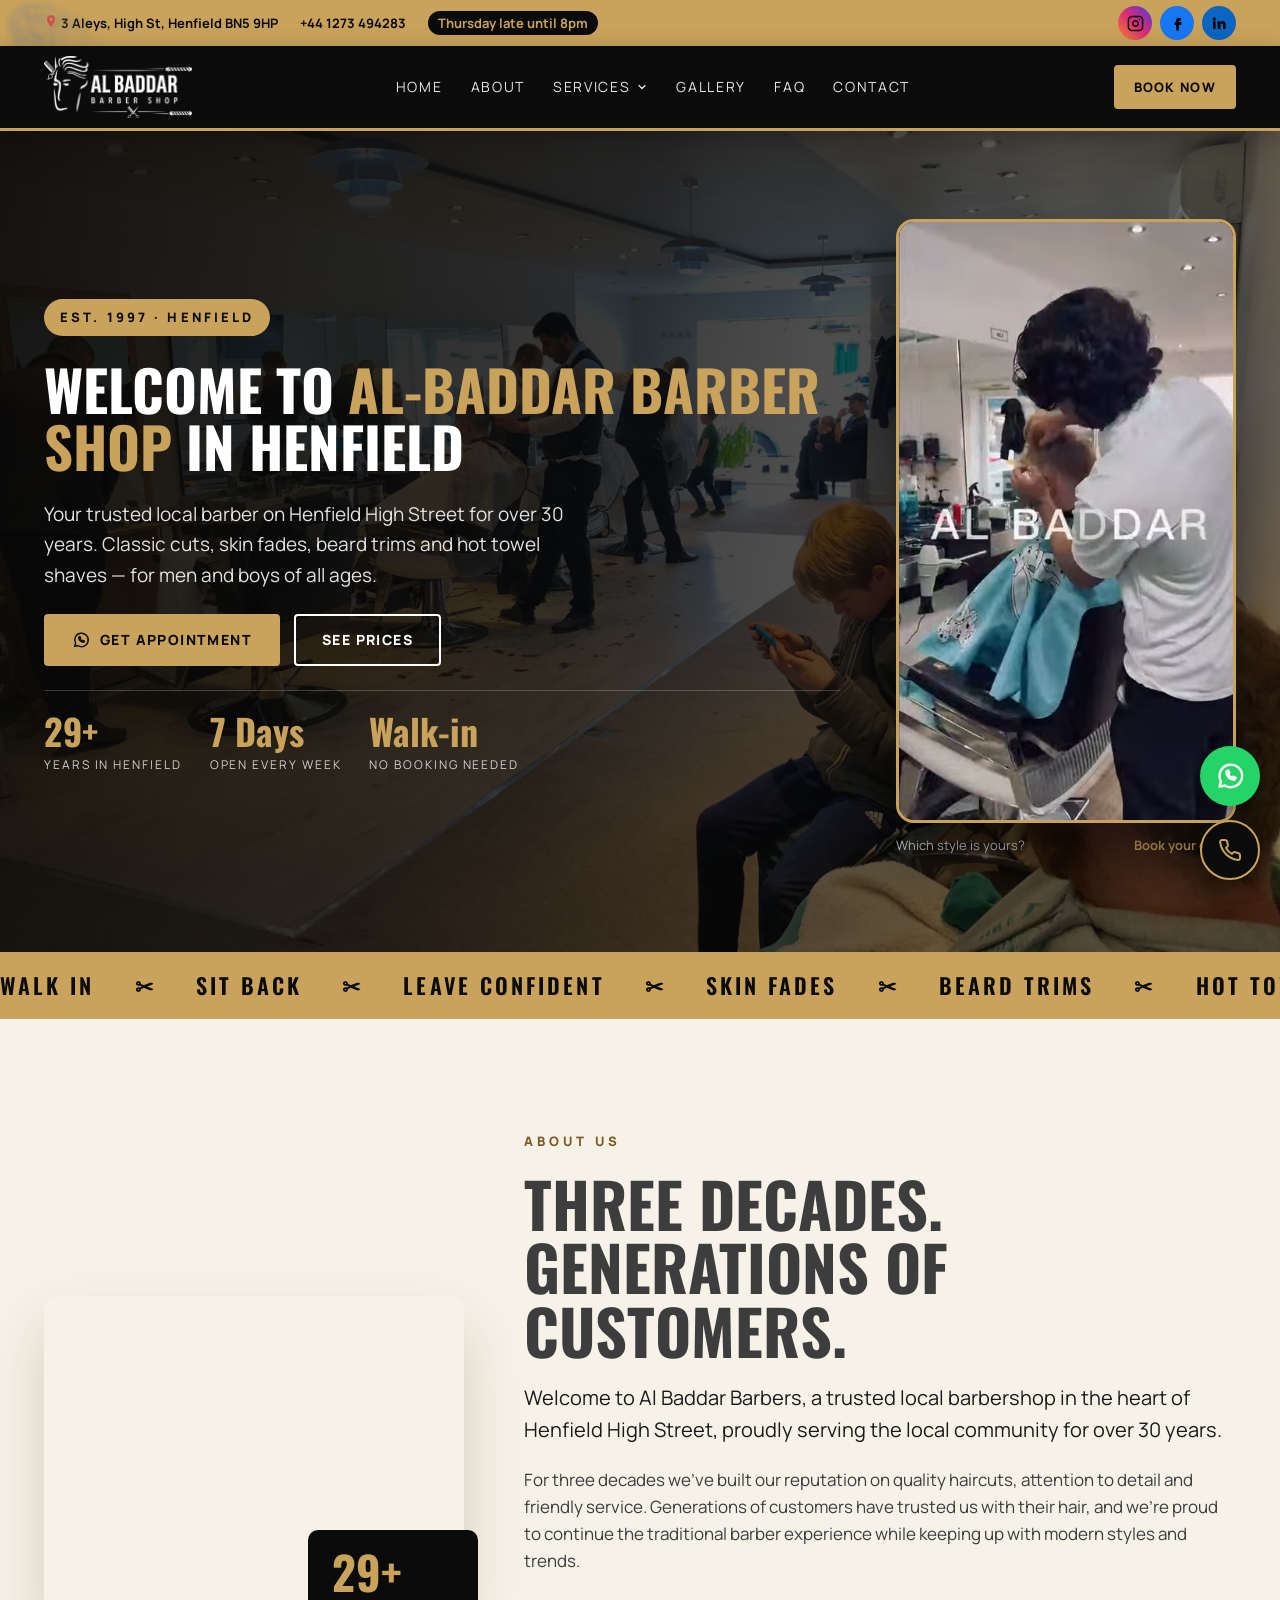
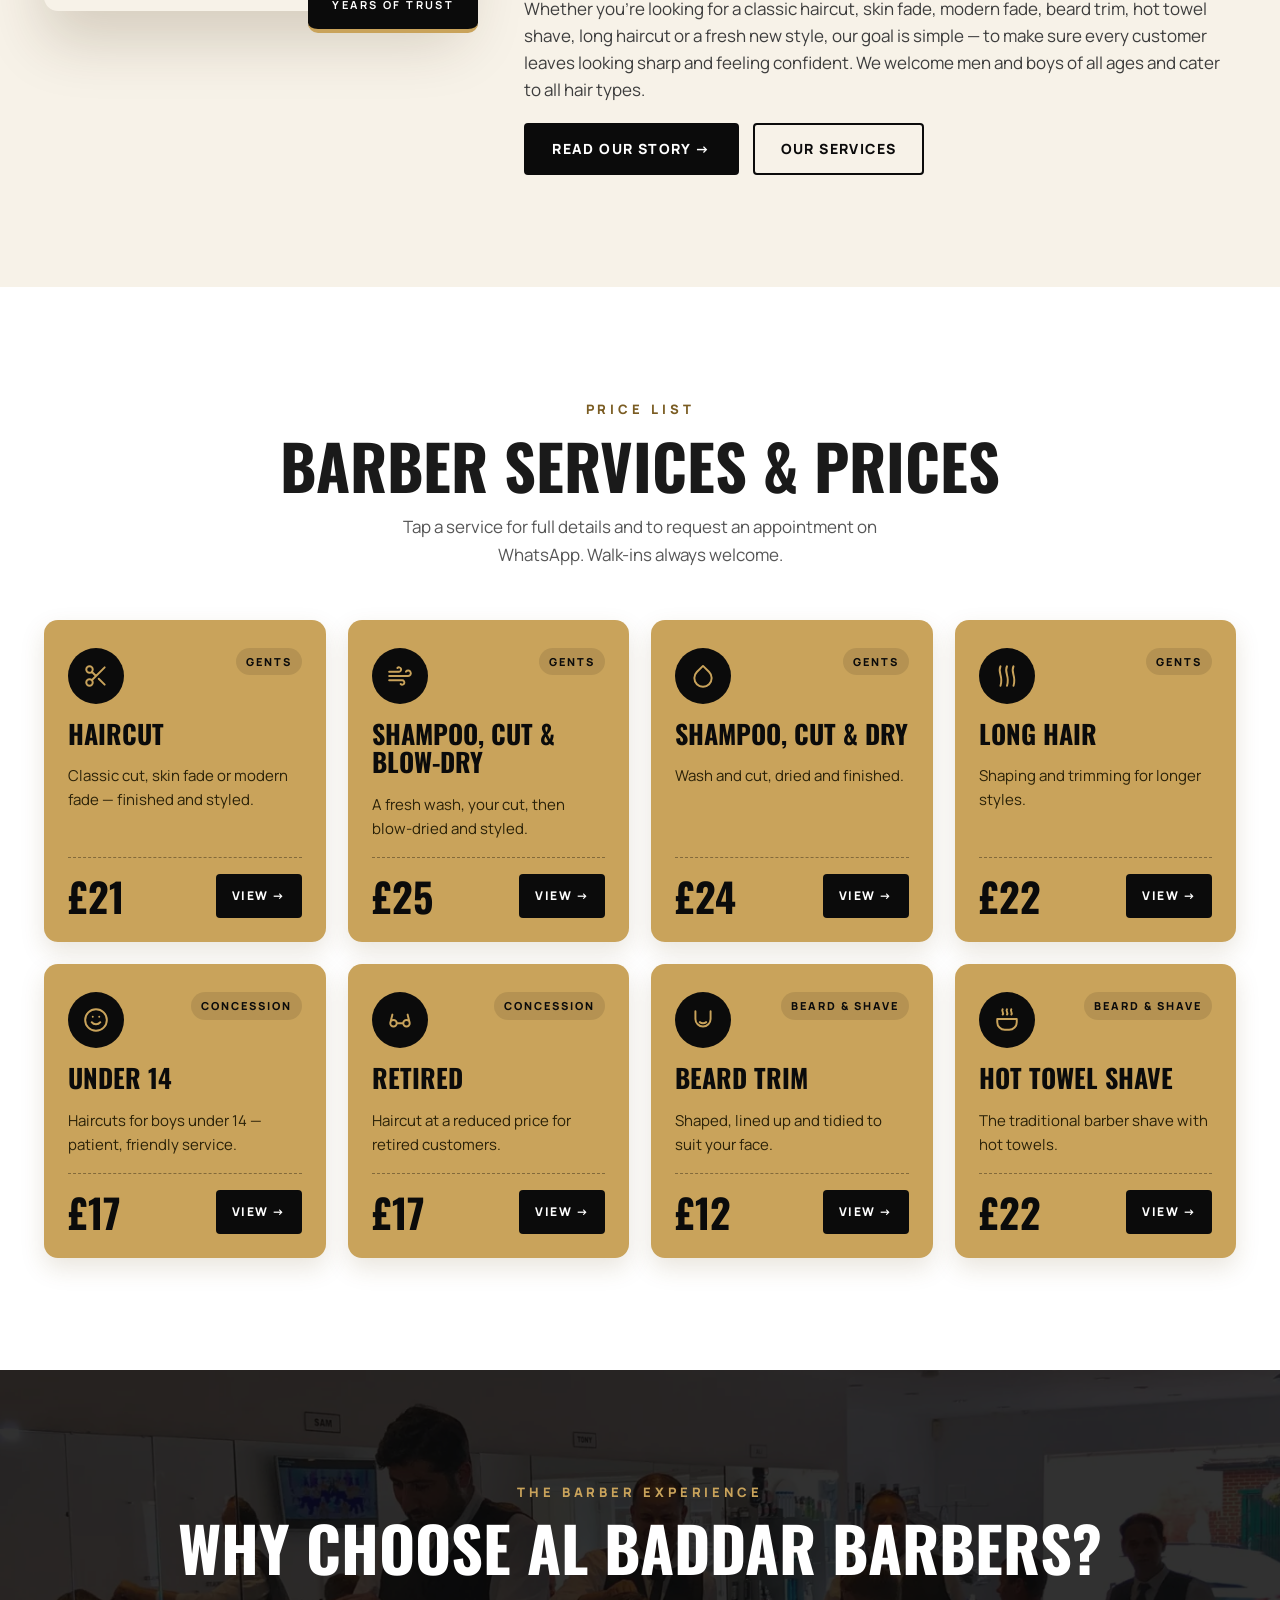
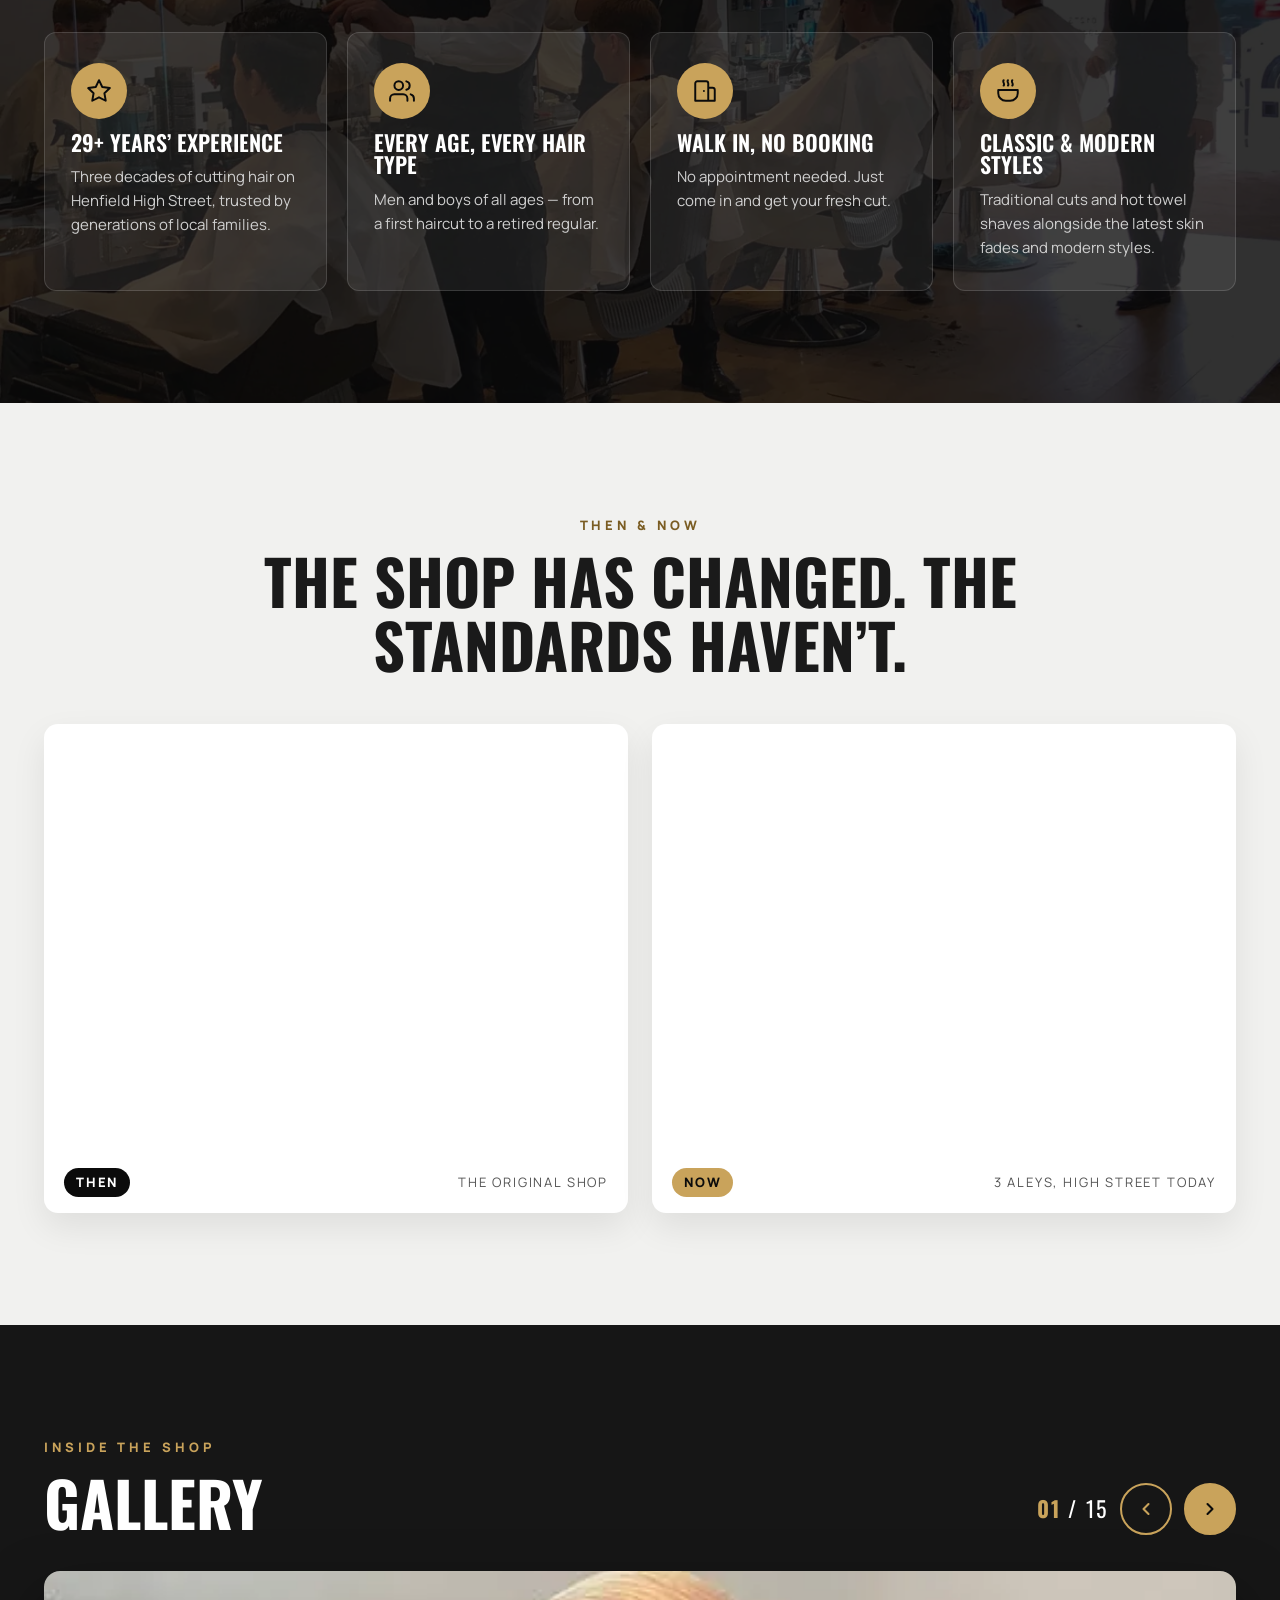
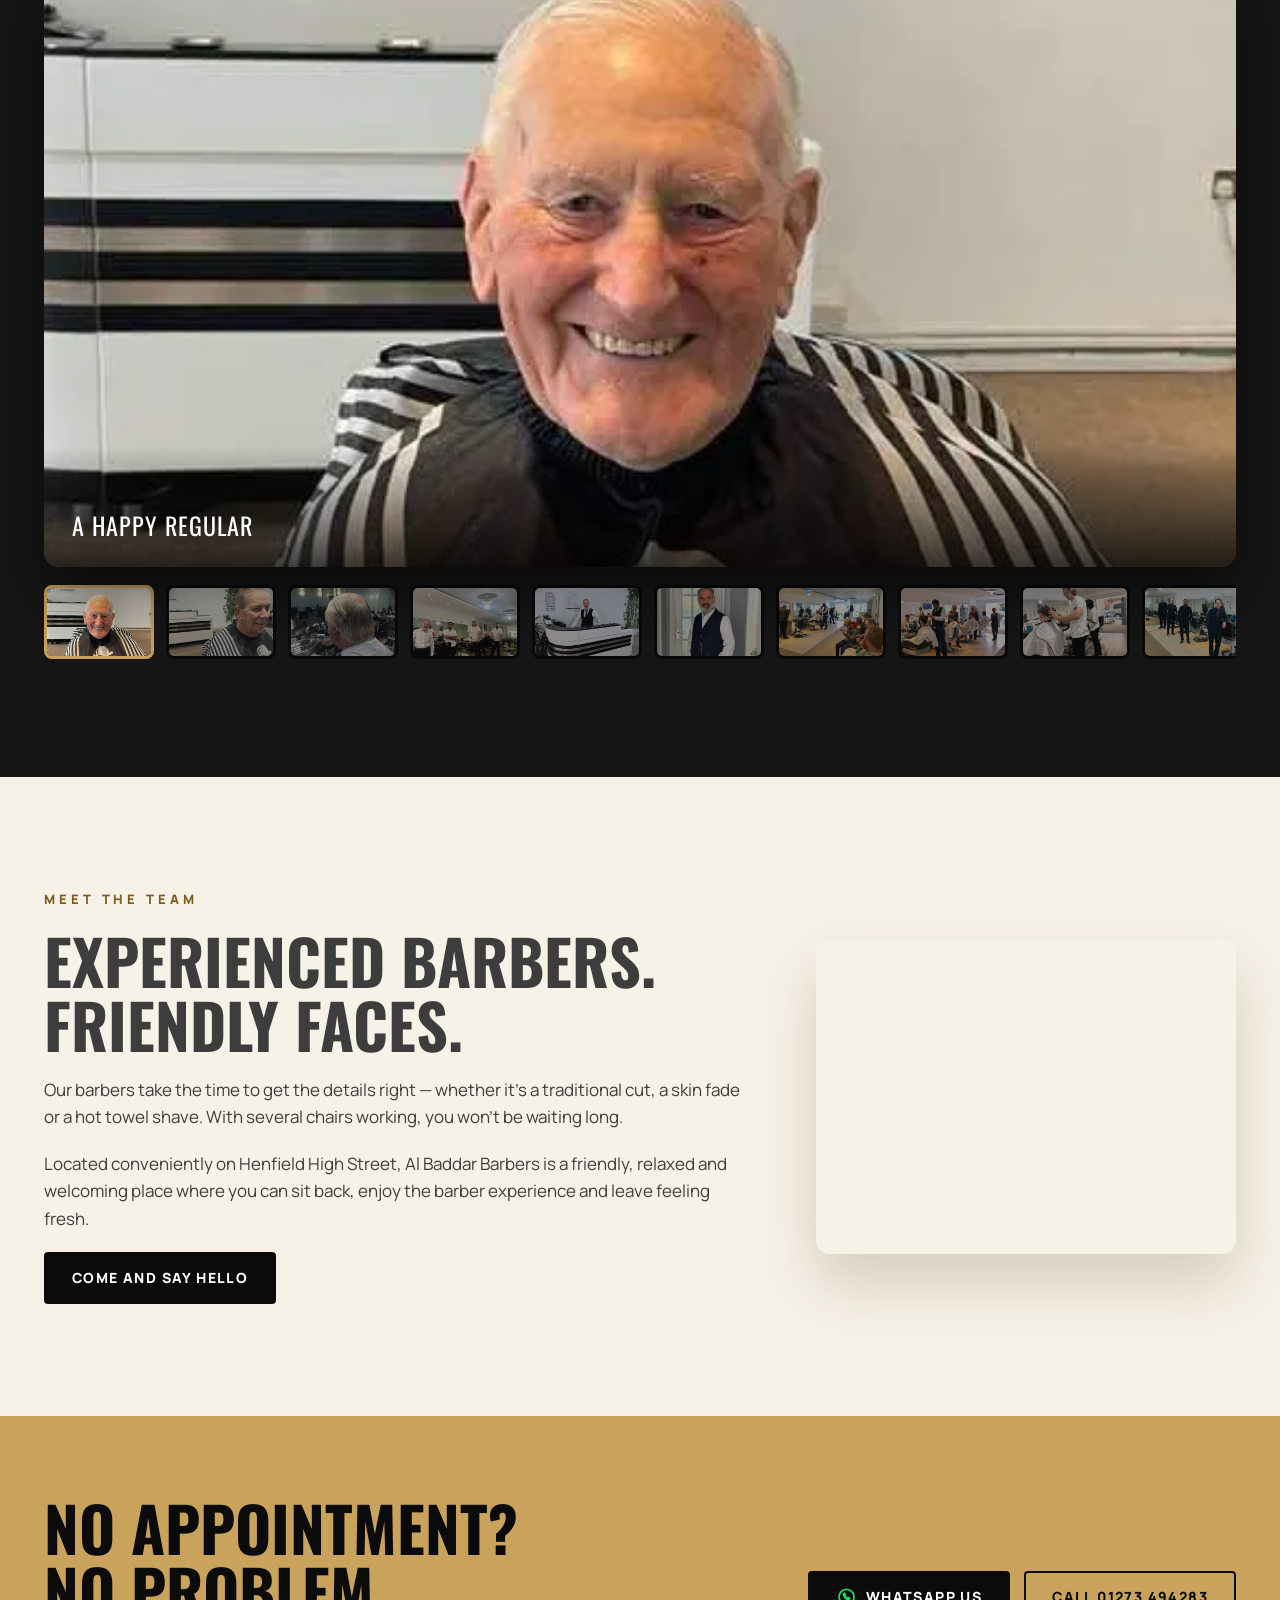
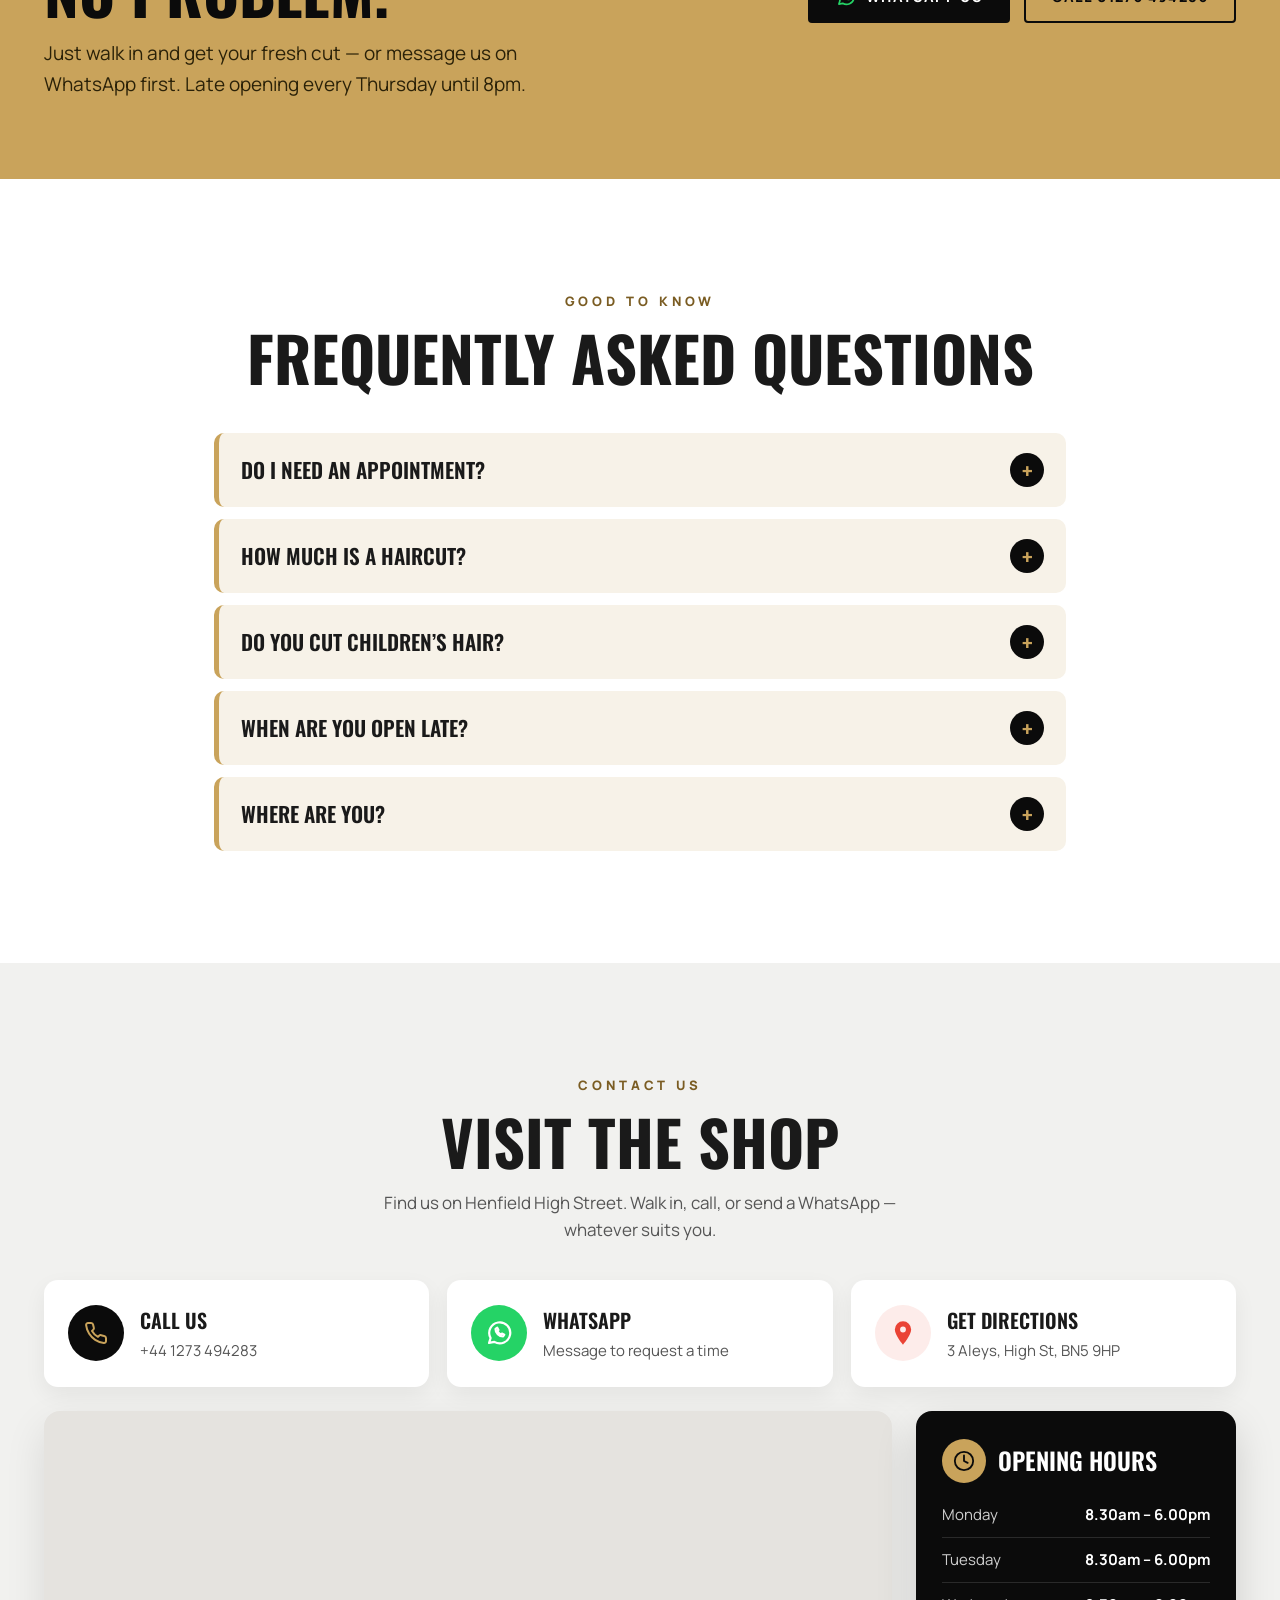
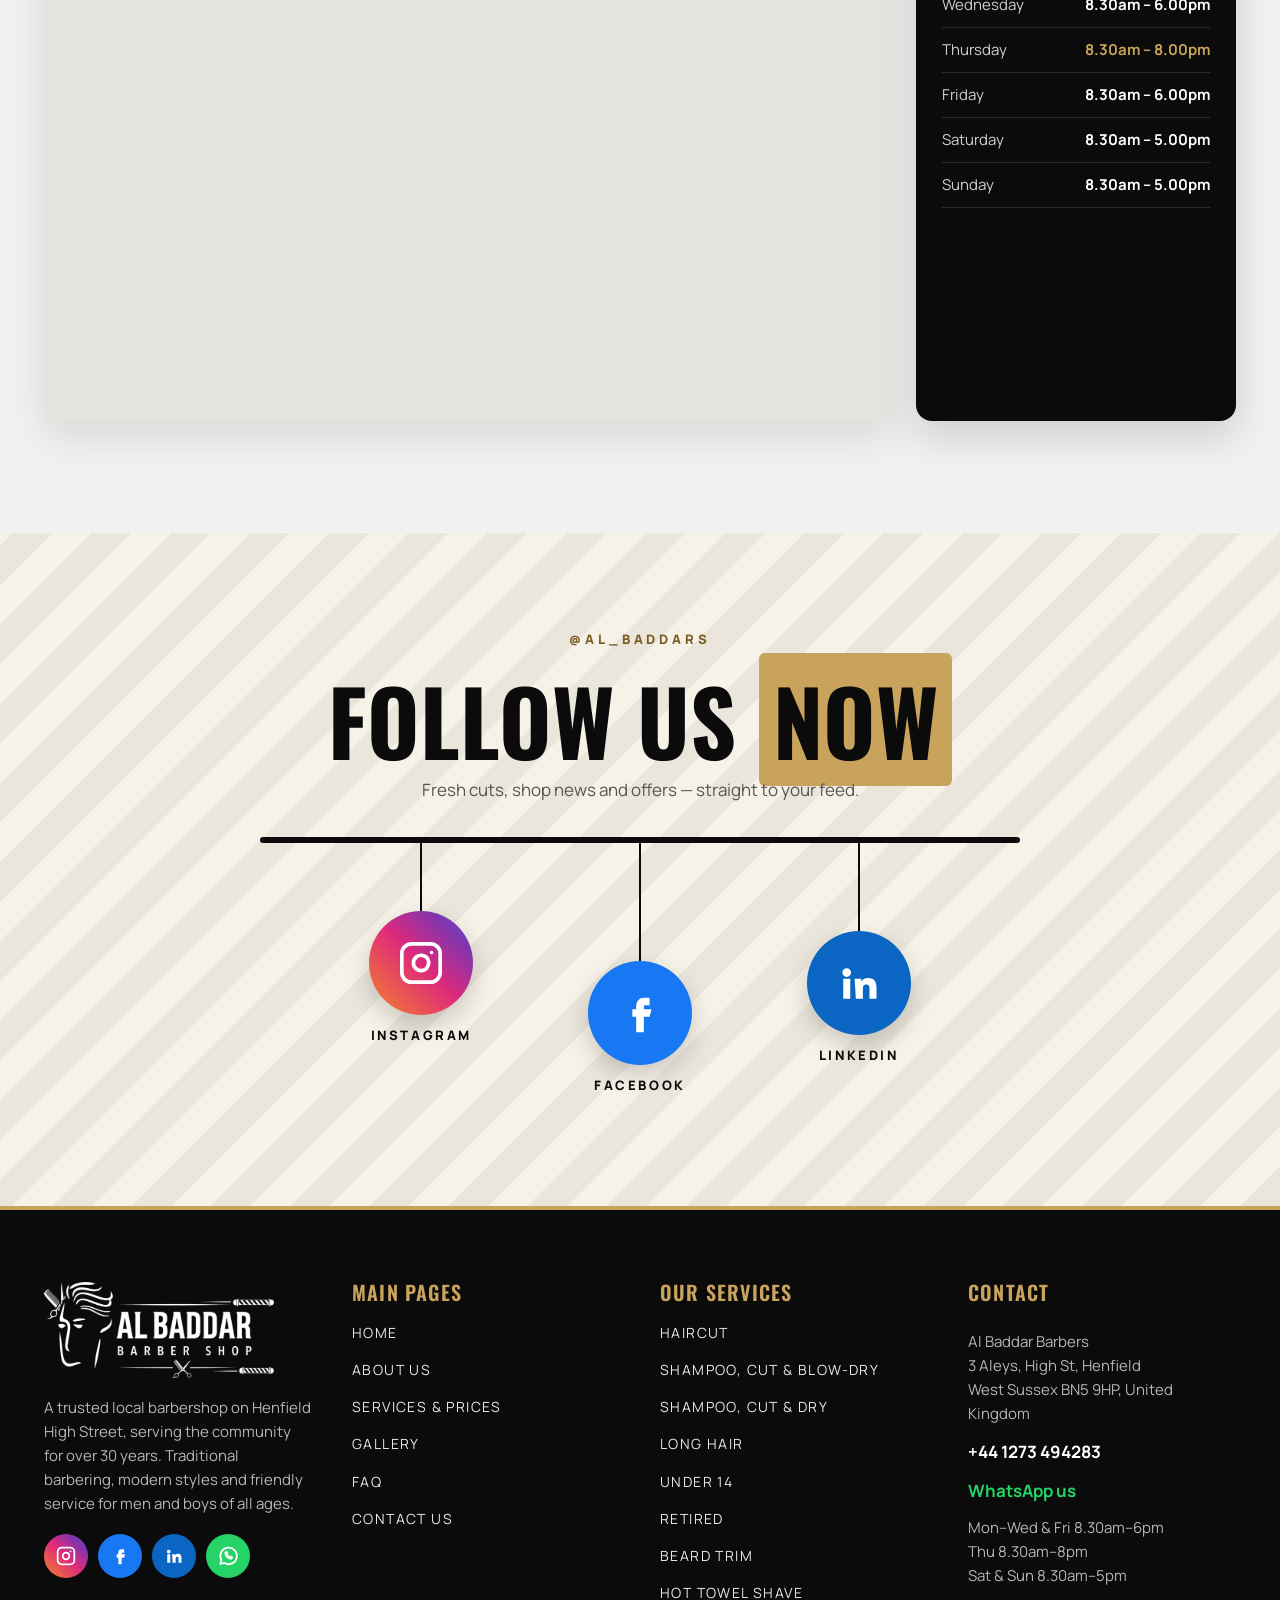
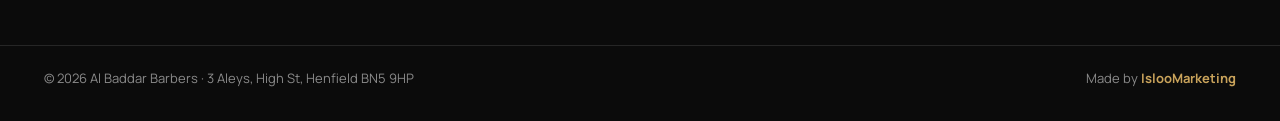
<file: index.html>
<!doctype html>
<html lang="en-GB">
<head>
<meta charset="utf-8">
<meta name="viewport" content="width=device-width, initial-scale=1">
<title>Al Baddar Barbers | Barber Shop in Henfield, West Sussex</title>
<meta name="description" content="Trusted barber on Henfield High Street for 29+ years. Haircuts £21, skin fades, beard trims &amp; hot towel shaves. Walk-ins welcome. Call 01273 494283.">
<link rel="canonical" href="https://www.albaddarbarbers.co.uk/">
<meta name="robots" content="index, follow, max-image-preview:large">
<meta name="theme-color" content="#0b0b0b">
<meta name="geo.region" content="GB-WSX">
<meta name="geo.placename" content="Henfield">
<meta property="og:type" content="website">
<meta property="og:site_name" content="Al Baddar Barbers">
<meta property="og:locale" content="en_GB">
<meta property="og:title" content="Al Baddar Barbers | Barber Shop in Henfield, West Sussex">
<meta property="og:description" content="Trusted barber on Henfield High Street for 29+ years. Haircuts £21, skin fades, beard trims &amp; hot towel shaves. Walk-ins welcome. Call 01273 494283.">
<meta property="og:url" content="https://www.albaddarbarbers.co.uk/">
<meta property="og:image" content="https://www.albaddarbarbers.co.uk/assets/img/og-image.jpg">
<meta property="og:image:width" content="1200">
<meta property="og:image:height" content="630">
<meta property="og:image:alt" content="Al Baddar Barber Shop, Henfield">
<meta name="twitter:card" content="summary_large_image">
<meta name="twitter:title" content="Al Baddar Barbers | Barber Shop in Henfield, West Sussex">
<meta name="twitter:description" content="Trusted barber on Henfield High Street for 29+ years. Haircuts £21, skin fades, beard trims &amp; hot towel shaves. Walk-ins welcome. Call 01273 494283.">
<meta name="twitter:image" content="https://www.albaddarbarbers.co.uk/assets/img/og-image.jpg">
<link rel="icon" href="favicon.ico" sizes="any">
<link rel="icon" type="image/png" sizes="32x32" href="assets/img/favicon-32.png">
<link rel="apple-touch-icon" href="assets/img/apple-touch-icon.png">
<link rel="manifest" href="site.webmanifest">
<link rel="preconnect" href="https://fonts.googleapis.com">
<link rel="preconnect" href="https://fonts.gstatic.com" crossorigin>
<link rel="preload" as="style" href="https://fonts.googleapis.com/css2?family=Oswald:wght@500;600;700&amp;family=Manrope:wght@400;600;700;800&amp;display=swap" onload="this.onload=null;this.rel='stylesheet'">
<noscript><link rel="stylesheet" href="https://fonts.googleapis.com/css2?family=Oswald:wght@500;600;700&amp;family=Manrope:wght@400;600;700;800&amp;display=swap"></noscript>
<link rel="stylesheet" href="assets/css/style.min.css">
<link rel="preload" as="image" href="assets/img/shop-busy-afternoon.webp" imagesrcset="assets/img/shop-busy-afternoon-400.webp 400w, assets/img/shop-busy-afternoon-800.webp 800w, assets/img/shop-busy-afternoon.webp 1400w" imagesizes="100vw" fetchpriority="high">
<link rel="preload" as="image" href="assets/img/hero-shop-poster.webp">
<script type="application/ld+json">{
 "@context": "https://schema.org",
 "@graph": [
  {
   "@type": [
    "HairSalon",
    "LocalBusiness"
   ],
   "@id": "https://www.albaddarbarbers.co.uk/#business",
   "name": "Al Baddar Barbers",
   "alternateName": [
    "Al Baddar Barber Shop",
    "Al-Baddar Barbers"
   ],
   "description": "Trusted local barbershop on Henfield High Street, serving the community for over 30 years. Haircuts, skin fades, beard trims and hot towel shaves for men and boys of all ages. Walk-ins welcome.",
   "url": "https://www.albaddarbarbers.co.uk/",
   "telephone": "+441273494283",
   "priceRange": "£12–£25",
   "currenciesAccepted": "GBP",
   "foundingDate": "1997",
   "image": [
    "https://www.albaddarbarbers.co.uk/assets/img/shopfront-henfield-high-street.webp",
    "https://www.albaddarbarbers.co.uk/assets/img/barbers-cutting-hair.webp",
    "https://www.albaddarbarbers.co.uk/assets/img/og-image.jpg"
   ],
   "logo": "https://www.albaddarbarbers.co.uk/assets/img/logo-al-baddar.png",
   "address": {
    "@type": "PostalAddress",
    "streetAddress": "3 Aleys, High Street",
    "addressLocality": "Henfield",
    "addressRegion": "West Sussex",
    "postalCode": "BN5 9HP",
    "addressCountry": "GB"
   },
   "hasMap": "https://maps.app.goo.gl/eHV9sWdLyRKpXMxz9",
   "areaServed": [
    {
     "@type": "Place",
     "name": "Henfield"
    },
    {
     "@type": "Place",
     "name": "West Sussex"
    }
   ],
   "openingHoursSpecification": [
    {
     "@type": "OpeningHoursSpecification",
     "dayOfWeek": [
      "Monday",
      "Tuesday",
      "Wednesday",
      "Friday"
     ],
     "opens": "08:30",
     "closes": "18:00"
    },
    {
     "@type": "OpeningHoursSpecification",
     "dayOfWeek": "Thursday",
     "opens": "08:30",
     "closes": "20:00"
    },
    {
     "@type": "OpeningHoursSpecification",
     "dayOfWeek": [
      "Saturday",
      "Sunday"
     ],
     "opens": "08:30",
     "closes": "17:00"
    }
   ],
   "sameAs": [
    "https://www.instagram.com/al_baddars/",
    "https://www.facebook.com/albaddarsbarberssussex/",
    "https://uk.linkedin.com/company/al-baddar"
   ],
   "hasOfferCatalog": {
    "@type": "OfferCatalog",
    "name": "Barber services",
    "itemListElement": [
     {
      "@type": "Offer",
      "price": "21.00",
      "priceCurrency": "GBP",
      "url": "https://www.albaddarbarbers.co.uk/services/haircut.html",
      "itemOffered": {
       "@type": "Service",
       "name": "Haircut",
       "description": "Our classic gents haircut — a traditional cut, skin fade or modern fade, finished with a professional style."
      }
     },
     {
      "@type": "Offer",
      "price": "25.00",
      "priceCurrency": "GBP",
      "url": "https://www.albaddarbarbers.co.uk/services/shampoo-cut-blow-dry.html",
      "itemOffered": {
       "@type": "Service",
       "name": "Shampoo, Cut & Blow-dry",
       "description": "A fresh shampoo, your haircut of choice, then blow-dried and styled."
      }
     },
     {
      "@type": "Offer",
      "price": "24.00",
      "priceCurrency": "GBP",
      "url": "https://www.albaddarbarbers.co.uk/services/shampoo-cut-dry.html",
      "itemOffered": {
       "@type": "Service",
       "name": "Shampoo, Cut & Dry",
       "description": "Shampoo and haircut, dried and finished."
      }
     },
     {
      "@type": "Offer",
      "price": "22.00",
      "priceCurrency": "GBP",
      "url": "https://www.albaddarbarbers.co.uk/services/long-hair.html",
      "itemOffered": {
       "@type": "Service",
       "name": "Long Hair",
       "description": "Shaping and trimming for longer styles."
      }
     },
     {
      "@type": "Offer",
      "price": "17.00",
      "priceCurrency": "GBP",
      "url": "https://www.albaddarbarbers.co.uk/services/under-14.html",
      "itemOffered": {
       "@type": "Service",
       "name": "Under 14",
       "description": "Haircuts for boys under 14 — patient, friendly service."
      }
     },
     {
      "@type": "Offer",
      "price": "17.00",
      "priceCurrency": "GBP",
      "url": "https://www.albaddarbarbers.co.uk/services/retired.html",
      "itemOffered": {
       "@type": "Service",
       "name": "Retired",
       "description": "The same quality haircut at a reduced price for retired customers."
      }
     },
     {
      "@type": "Offer",
      "price": "12.00",
      "priceCurrency": "GBP",
      "url": "https://www.albaddarbarbers.co.uk/services/beard-trim.html",
      "itemOffered": {
       "@type": "Service",
       "name": "Beard Trim",
       "description": "Your beard shaped, lined up and tidied to suit your face."
      }
     },
     {
      "@type": "Offer",
      "price": "22.00",
      "priceCurrency": "GBP",
      "url": "https://www.albaddarbarbers.co.uk/services/hot-towel-shave.html",
      "itemOffered": {
       "@type": "Service",
       "name": "Hot Towel Shave",
       "description": "The traditional barber shave, with hot towels."
      }
     }
    ]
   }
  },
  {
   "@type": "WebSite",
   "@id": "https://www.albaddarbarbers.co.uk/#website",
   "url": "https://www.albaddarbarbers.co.uk/",
   "name": "Al Baddar Barbers",
   "inLanguage": "en-GB",
   "publisher": {
    "@id": "https://www.albaddarbarbers.co.uk/#business"
   }
  },
  {
   "@type": "WebPage",
   "@id": "https://www.albaddarbarbers.co.uk/#webpage",
   "url": "https://www.albaddarbarbers.co.uk/",
   "name": "Al Baddar Barbers | Barber Shop in Henfield, West Sussex",
   "isPartOf": {
    "@id": "https://www.albaddarbarbers.co.uk/#website"
   },
   "about": {
    "@id": "https://www.albaddarbarbers.co.uk/#business"
   },
   "inLanguage": "en-GB",
   "dateModified": "2026-10-15"
  },
  {
   "@type": "FAQPage",
   "@id": "https://www.albaddarbarbers.co.uk/#faq",
   "mainEntity": [
    {
     "@type": "Question",
     "name": "Do I need an appointment?",
     "acceptedAnswer": {
      "@type": "Answer",
      "text": "No. We’re a walk-in barbershop — just come in. If you’d like to request a time, message us on WhatsApp or call 01273 494283."
     }
    },
    {
     "@type": "Question",
     "name": "How much is a haircut?",
     "acceptedAnswer": {
      "@type": "Answer",
      "text": "A gents haircut is £21. Under 14s and retired customers are £17, beard trims are £12 and a hot towel shave is £22."
     }
    },
    {
     "@type": "Question",
     "name": "Do you cut children’s hair?",
     "acceptedAnswer": {
      "@type": "Answer",
      "text": "Yes. We welcome boys of all ages, and haircuts for under 14s are £17."
     }
    },
    {
     "@type": "Question",
     "name": "When are you open late?",
     "acceptedAnswer": {
      "@type": "Answer",
      "text": "Every Thursday until 8pm. Monday to Wednesday and Friday we’re open 8.30am to 6pm, and Saturday and Sunday 8.30am to 5pm — we’re open 7 days a week."
     }
    },
    {
     "@type": "Question",
     "name": "Where are you?",
     "acceptedAnswer": {
      "@type": "Answer",
      "text": "3 Aleys, High St, Henfield BN5 9HP — right on Henfield High Street in West Sussex."
     }
    }
   ]
  }
 ]
}</script>
</head>
<body>
<a class="skip" href="#main">Skip to content</a>
<div class="fly-layer" aria-hidden="true"><div class="fly"><svg width="80" height="80" viewBox="0 0 24 24" fill="none" stroke="currentColor" stroke-width="1.3" stroke-linecap="round" stroke-linejoin="round" aria-hidden="true"><path d="M6 3a3 3 0 1 0 0 6 3 3 0 0 0 0-6zM6 15a3 3 0 1 0 0 6 3 3 0 0 0 0-6zM20 4L8.1 15.9M14.5 14.5L20 20M8.1 8.1L12 12"/></svg></div><div class="fly"><svg width="96" height="96" viewBox="0 0 24 24" fill="none" stroke="currentColor" stroke-width="1.3" stroke-linecap="round" stroke-linejoin="round" aria-hidden="true"><path d="M3 6h18v4H3zM5 10v8M8 10v8M11 10v8M14 10v8M17 10v8M20 10v6"/></svg></div><div class="fly"><svg width="72" height="72" viewBox="0 0 24 24" fill="none" stroke="currentColor" stroke-width="1.3" stroke-linecap="round" stroke-linejoin="round" aria-hidden="true"><path d="M8 2h8a3 3 0 0 1 3 3v5a3 3 0 0 1-3 3H8a3 3 0 0 1-3-3V5a3 3 0 0 1 3-3zM10 13h4v9h-4zM9 6h.01M12 6h.01M15 6h.01M9 9h.01M12 9h.01M15 9h.01"/></svg></div><div class="fly"><svg width="110" height="110" viewBox="0 0 24 24" fill="none" stroke="currentColor" stroke-width="1.3" stroke-linecap="round" stroke-linejoin="round" aria-hidden="true"><path d="M8 3h8l1 4 4 2-2 12H5L3 9l4-2zM9 3c0 2 1.3 3 3 3s3-1 3-3"/></svg></div><div class="fly"><svg width="70" height="70" viewBox="0 0 24 24" fill="none" stroke="currentColor" stroke-width="1.3" stroke-linecap="round" stroke-linejoin="round" aria-hidden="true"><path d="M7 2h10v4H7zM6 6h12l-1 14a2 2 0 0 1-2 2H9a2 2 0 0 1-2-2zM9 2v4M12 2v4M15 2v4M10 12h4"/></svg></div><div class="fly"><svg width="64" height="64" viewBox="0 0 24 24" fill="none" stroke="currentColor" stroke-width="1.3" stroke-linecap="round" stroke-linejoin="round" aria-hidden="true"><path d="M10 2h4v3h-4zM9 5h6l-.5 15a1.5 1.5 0 0 1-1.5 1.5h-2A1.5 1.5 0 0 1 9.5 20zM12 9v3"/></svg></div><div class="fly"><svg width="100" height="100" viewBox="0 0 24 24" fill="none" stroke="currentColor" stroke-width="1.3" stroke-linecap="round" stroke-linejoin="round" aria-hidden="true"><path d="M6 3a3 3 0 1 0 0 6 3 3 0 0 0 0-6zM6 15a3 3 0 1 0 0 6 3 3 0 0 0 0-6zM20 4L8.1 15.9M14.5 14.5L20 20M8.1 8.1L12 12"/></svg></div><div class="fly"><svg width="76" height="76" viewBox="0 0 24 24" fill="none" stroke="currentColor" stroke-width="1.3" stroke-linecap="round" stroke-linejoin="round" aria-hidden="true"><path d="M3 6h18v4H3zM5 10v8M8 10v8M11 10v8M14 10v8M17 10v8M20 10v6"/></svg></div></div>
<div class="fabs">
<a href="https://wa.me/441273494283?text=Hi%20Al%20Baddar%20Barbers%2C%20I%20would%20like%20to%20book%20an%20appointment." class="fab wa" aria-label="Chat on WhatsApp" target="_blank" rel="noopener"><svg width="30" height="30" viewBox="0 0 24 24" fill="none" stroke="currentColor" stroke-width="1.9" stroke-linecap="round" stroke-linejoin="round" aria-hidden="true"><path d="M3.5 20.5l1.3-4.2A9 9 0 1 1 8 19.6zM9 8.5c0 3.5 3 6.5 6.5 6.5l1-1.5-2-1-1 .8c-1.2-.5-2.3-1.6-2.8-2.8l.8-1-1-2z"/></svg></a>
<a href="tel:+441273494283" class="fab call" aria-label="Call Al Baddar Barbers"><svg width="24" height="24" viewBox="0 0 24 24" fill="none" stroke="currentColor" stroke-width="2" stroke-linecap="round" stroke-linejoin="round" aria-hidden="true"><path d="M22 16.9v3a2 2 0 0 1-2.2 2 19.8 19.8 0 0 1-8.6-3.1 19.5 19.5 0 0 1-6-6A19.8 19.8 0 0 1 2.1 4.2 2 2 0 0 1 4.1 2h3a2 2 0 0 1 2 1.7c.1 1 .4 1.9.7 2.8a2 2 0 0 1-.5 2.1L8 9.9a16 16 0 0 0 6 6l1.3-1.3a2 2 0 0 1 2.1-.4c.9.3 1.8.6 2.8.7a2 2 0 0 1 1.7 2z"/></svg></a>
</div>
<div class="topbar"><div class="container">
<div class="info"><span class="hide-xs"><svg width="14" height="14" viewBox="0 0 24 24" fill="#EA4335" stroke="none" stroke-width="0" stroke-linecap="round" stroke-linejoin="round" aria-hidden="true"><path d="M12 2a7 7 0 0 0-7 7c0 5 7 13 7 13s7-8 7-13a7 7 0 0 0-7-7zm0 9.5A2.5 2.5 0 1 1 12 6.5a2.5 2.5 0 0 1 0 5z"/></svg> 3 Aleys, High St, Henfield BN5 9HP</span><a href="tel:+441273494283">+44 1273 494283</a><span class="late hide-sm">Thursday late until 8pm</span></div>
<div class="socials"><a href="https://www.instagram.com/al_baddars/" class="soc soc-sm ig" aria-label="Instagram" target="_blank" rel="noopener"><svg width="17" height="17" viewBox="0 0 24 24" fill="none" stroke="currentColor" stroke-width="2.1" stroke-linecap="round" stroke-linejoin="round" aria-hidden="true"><path d="M7 2h10a5 5 0 0 1 5 5v10a5 5 0 0 1-5 5H7a5 5 0 0 1-5-5V7a5 5 0 0 1 5-5zM16 11.4A4 4 0 1 1 12.6 8 4 4 0 0 1 16 11.4zM17.5 6.5h.01"/></svg></a><a href="https://www.facebook.com/albaddarsbarberssussex/" class="soc soc-sm fb" aria-label="Facebook" target="_blank" rel="noopener"><svg width="17" height="17" viewBox="0 0 24 24" fill="currentColor" stroke="none" stroke-width="2.1" stroke-linecap="round" stroke-linejoin="round" aria-hidden="true"><path d="M14 8h3V4h-3a4 4 0 0 0-4 4v2H8v4h2v8h4v-8h3l1-4h-4V8.5a.5.5 0 0 1 .5-.5z"/></svg></a><a href="https://uk.linkedin.com/company/al-baddar" class="soc soc-sm li" aria-label="LinkedIn" target="_blank" rel="noopener"><svg width="16" height="16" viewBox="0 0 24 24" fill="currentColor" stroke="none" stroke-width="2.1" stroke-linecap="round" stroke-linejoin="round" aria-hidden="true"><path d="M4.98 3.5a2.5 2.5 0 1 1 0 5 2.5 2.5 0 0 1 0-5zM3 9.5h4V21H3zM9.5 9.5h3.8v1.6h.1c.5-1 1.8-2 3.8-2 4 0 4.8 2.6 4.8 6V21h-4v-5.2c0-1.3 0-2.9-1.8-2.9s-2 1.4-2 2.8V21h-4z"/></svg></a></div>
</div></div>
<header class="header"><div class="container">
<a class="brand" href="#top" aria-label="Al Baddar Barbers home"><img src="assets/img/logo-al-baddar.webp" alt="Al Baddar Barber Shop" width="600" height="251"></a>
<nav class="nav" aria-label="Main">
<a href="#top">Home</a><a href="about.html">About</a>
<div class="dd"><a href="#services">Services <svg width="12" height="12" viewBox="0 0 24 24" fill="none" stroke="currentColor" stroke-width="2.5" stroke-linecap="round" stroke-linejoin="round" aria-hidden="true"><path d="M6 9l6 6 6-6"/></svg></a><div class="dd-menu"><a href="services/haircut.html"><span>Haircut</span><b>£21</b></a><a href="services/shampoo-cut-blow-dry.html"><span>Shampoo, Cut &amp; Blow-dry</span><b>£25</b></a><a href="services/shampoo-cut-dry.html"><span>Shampoo, Cut &amp; Dry</span><b>£24</b></a><a href="services/long-hair.html"><span>Long Hair</span><b>£22</b></a><a href="services/under-14.html"><span>Under 14</span><b>£17</b></a><a href="services/retired.html"><span>Retired</span><b>£17</b></a><a href="services/beard-trim.html"><span>Beard Trim</span><b>£12</b></a><a href="services/hot-towel-shave.html"><span>Hot Towel Shave</span><b>£22</b></a></div></div>
<a href="#gallery">Gallery</a><a href="#faq">FAQ</a><a href="contact.html">Contact</a>
</nav>
<div class="header-cta">
<a class="btn btn-gold btn-sm hide-xs" href="https://wa.me/441273494283?text=Hi%20Al%20Baddar%20Barbers%2C%20I%20would%20like%20to%20book%20an%20appointment." target="_blank" rel="noopener">Book Now</a>
<details class="burger"><summary aria-label="Open menu"><svg width="20" height="20" viewBox="0 0 24 24" fill="none" stroke="currentColor" stroke-width="2" stroke-linecap="round" stroke-linejoin="round" aria-hidden="true"><path d="M3 6h18M3 12h18M3 18h18"/></svg></summary>
<nav class="mnav" aria-label="Mobile"><a href="#top">Home</a><a href="about.html">About</a><a href="#services">Services &amp; Prices</a><a class="sub" href="services/haircut.html">— Haircut · £21</a><a class="sub" href="services/shampoo-cut-blow-dry.html">— Shampoo, Cut &amp; Blow-dry · £25</a><a class="sub" href="services/shampoo-cut-dry.html">— Shampoo, Cut &amp; Dry · £24</a><a class="sub" href="services/long-hair.html">— Long Hair · £22</a><a class="sub" href="services/under-14.html">— Under 14 · £17</a><a class="sub" href="services/retired.html">— Retired · £17</a><a class="sub" href="services/beard-trim.html">— Beard Trim · £12</a><a class="sub" href="services/hot-towel-shave.html">— Hot Towel Shave · £22</a><a href="#gallery">Gallery</a><a href="#faq">FAQ</a><a href="contact.html">Contact</a></nav>
</details>
</div>
</div></header>
<main id="main">

<section class="hero" id="top">
<img src="assets/img/shop-busy-afternoon.webp" srcset="assets/img/shop-busy-afternoon-400.webp 400w, assets/img/shop-busy-afternoon-800.webp 800w, assets/img/shop-busy-afternoon.webp 1400w" sizes="100vw" alt="" width="1400" height="1050" fetchpriority="high" class="bg">
<div class="container">
<div class="hero-copy">
<span class="pill">Est. 1997 · Henfield</span>
<h1>Welcome to <span>Al&#8209;Baddar Barber Shop</span> in Henfield</h1>
<p class="intro">Your trusted local barber on Henfield High Street for over 30 years. Classic cuts, skin fades, beard trims and hot towel shaves — for men and boys of all ages.</p>
<div class="btn-row"><a class="btn btn-gold" href="https://wa.me/441273494283?text=Hi%20Al%20Baddar%20Barbers%2C%20I%20would%20like%20to%20book%20an%20appointment." target="_blank" rel="noopener"><svg width="18" height="18" viewBox="0 0 24 24" fill="none" stroke="currentColor" stroke-width="2" stroke-linecap="round" stroke-linejoin="round" aria-hidden="true"><path d="M3.5 20.5l1.3-4.2A9 9 0 1 1 8 19.6zM9 8.5c0 3.5 3 6.5 6.5 6.5l1-1.5-2-1-1 .8c-1.2-.5-2.3-1.6-2.8-2.8l.8-1-1-2z"/></svg>Get Appointment</a><a class="btn btn-light" href="#services">See Prices</a></div>
<div class="stats"><div><b>29+</b><span>Years in Henfield</span></div><div><b>7 Days</b><span>Open every week</span></div><div><b>Walk-in</b><span>No booking needed</span></div></div>
</div>
<div class="hero-video">
<div class="video"><video id="hero-video" muted loop playsinline preload="none" poster="assets/img/hero-shop-poster.webp" width="432" height="768" aria-label="A customer’s haircut being finished and styled at Al Baddar Barbers">
<source src="assets/video/hero-shop.webm" type="video/webm"><source src="assets/video/hero-shop.mp4" type="video/mp4"></video></div>
<div class="video-note"><span>Which style is yours?</span><a href="https://wa.me/441273494283?text=Hi%20Al%20Baddar%20Barbers%2C%20I%20would%20like%20to%20book%20an%20appointment." target="_blank" rel="noopener">Book your cut →</a></div>
</div>
</div>
</section>
<div class="marquee" aria-hidden="true"><div><span>Walk In</span><span>✂</span><span>Sit Back</span><span>✂</span><span>Leave Confident</span><span>✂</span><span>Skin Fades</span><span>✂</span><span>Beard Trims</span><span>✂</span><span>Hot Towel Shaves</span><span>✂</span><span>Look Good, Feel Great</span><span>✂</span><span>Walk In</span><span>✂</span><span>Sit Back</span><span>✂</span><span>Leave Confident</span><span>✂</span><span>Skin Fades</span><span>✂</span><span>Beard Trims</span><span>✂</span><span>Hot Towel Shaves</span><span>✂</span><span>Look Good, Feel Great</span><span>✂</span></div></div>

<section class="section bg-cream" id="about"><div class="container split">
<div class="rel rv"><div class="ph ratio-43 shadow"><img src="assets/img/owner-front-desk.webp" srcset="assets/img/owner-front-desk-400.webp 400w, assets/img/owner-front-desk-800.webp 800w, assets/img/owner-front-desk.webp 1050w" sizes="(max-width: 900px) 100vw, 600px" alt="The owner of Al Baddar Barbers at the front desk in the shop" width="1050" height="1400" loading="lazy" decoding="async" style="object-position:50% 38%"></div><div class="badge"><b>29+</b><span>YEARS OF TRUST</span></div></div>
<div class="grow stack about-copy rv">
<p class="eyebrow" style="margin:0">About Us</p>
<h2 class="h2">Three decades.<br>Generations of customers.</h2>
<p class="big">Welcome to Al Baddar Barbers, a trusted local barbershop in the heart of Henfield High Street, proudly serving the local community for over 30 years.</p>
<p>For three decades we’ve built our reputation on quality haircuts, attention to detail and friendly service. Generations of customers have trusted us with their hair, and we’re proud to continue the traditional barber experience while keeping up with modern styles and trends.</p>
<p>Whether you’re looking for a classic haircut, skin fade, modern fade, beard trim, hot towel shave, long haircut or a fresh new style, our goal is simple — to make sure every customer leaves looking sharp and feeling confident. We welcome men and boys of all ages and cater to all hair types.</p>
<div class="btn-row"><a class="btn btn-dark" href="about.html">Read Our Story →</a><a class="btn btn-outline" href="#services">Our Services</a></div>
</div>
</div></section>

<section class="section bg-white" id="services"><div class="container">
<div class="center rv"><p class="eyebrow">Price List</p><h2 class="h2">Barber Services &amp; Prices</h2>
<p class="lead">Tap a service for full details and to request an appointment on WhatsApp. Walk-ins always welcome.</p></div>
<div class="cards"><a class="card rv" href="services/haircut.html">
<div class="top"><span class="ic"><svg width="26" height="26" viewBox="0 0 24 24" fill="none" stroke="currentColor" stroke-width="1.8" stroke-linecap="round" stroke-linejoin="round" aria-hidden="true"><path d="M6 3a3 3 0 1 0 0 6 3 3 0 0 0 0-6zM6 15a3 3 0 1 0 0 6 3 3 0 0 0 0-6zM20 4L8.1 15.9M14.5 14.5L20 20M8.1 8.1L12 12"/></svg></span><span class="tag">Gents</span></div>
<h3>Haircut</h3><p>Classic cut, skin fade or modern fade — finished and styled.</p>
<div class="foot"><span class="price">£21</span><span class="cbtn">View →</span></div></a><a class="card rv" href="services/shampoo-cut-blow-dry.html">
<div class="top"><span class="ic"><svg width="26" height="26" viewBox="0 0 24 24" fill="none" stroke="currentColor" stroke-width="1.8" stroke-linecap="round" stroke-linejoin="round" aria-hidden="true"><path d="M9.6 4.6A2 2 0 1 1 11 8H2M12.6 19.4A2 2 0 1 0 14 16H2M17.5 8a2.5 2.5 0 1 1 2 4H2"/></svg></span><span class="tag">Gents</span></div>
<h3>Shampoo, Cut &amp; Blow-dry</h3><p>A fresh wash, your cut, then blow-dried and styled.</p>
<div class="foot"><span class="price">£25</span><span class="cbtn">View →</span></div></a><a class="card rv" href="services/shampoo-cut-dry.html">
<div class="top"><span class="ic"><svg width="26" height="26" viewBox="0 0 24 24" fill="none" stroke="currentColor" stroke-width="1.8" stroke-linecap="round" stroke-linejoin="round" aria-hidden="true"><path d="M12 2.7l5.7 5.6a8 8 0 1 1-11.4 0z"/></svg></span><span class="tag">Gents</span></div>
<h3>Shampoo, Cut &amp; Dry</h3><p>Wash and cut, dried and finished.</p>
<div class="foot"><span class="price">£24</span><span class="cbtn">View →</span></div></a><a class="card rv" href="services/long-hair.html">
<div class="top"><span class="ic"><svg width="26" height="26" viewBox="0 0 24 24" fill="none" stroke="currentColor" stroke-width="1.8" stroke-linecap="round" stroke-linejoin="round" aria-hidden="true"><path d="M6 3c-3 6 3 9 0 18M12 3c-3 6 3 9 0 18M18 3c-3 6 3 9 0 18"/></svg></span><span class="tag">Gents</span></div>
<h3>Long Hair</h3><p>Shaping and trimming for longer styles.</p>
<div class="foot"><span class="price">£22</span><span class="cbtn">View →</span></div></a><a class="card rv" href="services/under-14.html">
<div class="top"><span class="ic"><svg width="26" height="26" viewBox="0 0 24 24" fill="none" stroke="currentColor" stroke-width="1.8" stroke-linecap="round" stroke-linejoin="round" aria-hidden="true"><path d="M12 2a10 10 0 1 0 0 20 10 10 0 0 0 0-20zM8 14s1.5 2 4 2 4-2 4-2M9 9h.01M15 9h.01"/></svg></span><span class="tag">Concession</span></div>
<h3>Under 14</h3><p>Haircuts for boys under 14 — patient, friendly service.</p>
<div class="foot"><span class="price">£17</span><span class="cbtn">View →</span></div></a><a class="card rv" href="services/retired.html">
<div class="top"><span class="ic"><svg width="26" height="26" viewBox="0 0 24 24" fill="none" stroke="currentColor" stroke-width="1.8" stroke-linecap="round" stroke-linejoin="round" aria-hidden="true"><path d="M3 15a3 3 0 1 0 6 0 3 3 0 1 0-6 0M15 15a3 3 0 1 0 6 0 3 3 0 1 0-6 0M9 15h6M3 15l2-8M21 15l-2-8"/></svg></span><span class="tag">Concession</span></div>
<h3>Retired</h3><p>Haircut at a reduced price for retired customers.</p>
<div class="foot"><span class="price">£17</span><span class="cbtn">View →</span></div></a><a class="card rv" href="services/beard-trim.html">
<div class="top"><span class="ic"><svg width="26" height="26" viewBox="0 0 24 24" fill="none" stroke="currentColor" stroke-width="1.8" stroke-linecap="round" stroke-linejoin="round" aria-hidden="true"><path d="M5 4v7a7 7 0 0 0 14 0V4M9 14c1 .7 2 1 3 1s2-.3 3-1"/></svg></span><span class="tag">Beard &amp; Shave</span></div>
<h3>Beard Trim</h3><p>Shaped, lined up and tidied to suit your face.</p>
<div class="foot"><span class="price">£12</span><span class="cbtn">View →</span></div></a><a class="card rv" href="services/hot-towel-shave.html">
<div class="top"><span class="ic"><svg width="26" height="26" viewBox="0 0 24 24" fill="none" stroke="currentColor" stroke-width="1.8" stroke-linecap="round" stroke-linejoin="round" aria-hidden="true"><path d="M8 2c-1.5 2 1.5 3 0 5M12 2c-1.5 2 1.5 3 0 5M16 2c-1.5 2 1.5 3 0 5M3 11h18v3a7 7 0 0 1-7 7h-4a7 7 0 0 1-7-7z"/></svg></span><span class="tag">Beard &amp; Shave</span></div>
<h3>Hot Towel Shave</h3><p>The traditional barber shave with hot towels.</p>
<div class="foot"><span class="price">£22</span><span class="cbtn">View →</span></div></a></div>
</div></section>

<section class="section photo-bg">
<img src="assets/img/barbers-cutting-hair.webp" srcset="assets/img/barbers-cutting-hair-400.webp 400w, assets/img/barbers-cutting-hair-800.webp 800w, assets/img/barbers-cutting-hair.webp 1400w" sizes="100vw" alt="" width="1400" height="1050" loading="lazy" decoding="async" class="bg">
<div class="container">
<div class="center rv"><p class="eyebrow">The Barber Experience</p><h2 class="h2">Why Choose Al Baddar Barbers?</h2></div>
<div class="features"><div class="feat rv"><span class="ic"><svg width="26" height="26" viewBox="0 0 24 24" fill="none" stroke="currentColor" stroke-width="1.8" stroke-linecap="round" stroke-linejoin="round" aria-hidden="true"><path d="M12 2l3 6.3 7 1-5 4.8 1.2 6.9L12 17.8 5.8 21 7 14.1 2 9.3l7-1z"/></svg></span><h3>29+ Years’ Experience</h3><p>Three decades of cutting hair on Henfield High Street, trusted by generations of local families.</p></div><div class="feat rv"><span class="ic"><svg width="26" height="26" viewBox="0 0 24 24" fill="none" stroke="currentColor" stroke-width="1.8" stroke-linecap="round" stroke-linejoin="round" aria-hidden="true"><path d="M17 21v-2a4 4 0 0 0-4-4H5a4 4 0 0 0-4 4v2M9 11a4 4 0 1 0 0-8 4 4 0 0 0 0 8zM23 21v-2a4 4 0 0 0-3-3.9M16 3.1a4 4 0 0 1 0 7.8"/></svg></span><h3>Every Age, Every Hair Type</h3><p>Men and boys of all ages — from a first haircut to a retired regular.</p></div><div class="feat rv"><span class="ic"><svg width="26" height="26" viewBox="0 0 24 24" fill="none" stroke="currentColor" stroke-width="1.8" stroke-linecap="round" stroke-linejoin="round" aria-hidden="true"><path d="M3 21V5a2 2 0 0 1 2-2h8a2 2 0 0 1 2 2v16M3 21h18M15 9h4a2 2 0 0 1 2 2v10M11 12h.01"/></svg></span><h3>Walk In, No Booking</h3><p>No appointment needed. Just come in and get your fresh cut.</p></div><div class="feat rv"><span class="ic"><svg width="26" height="26" viewBox="0 0 24 24" fill="none" stroke="currentColor" stroke-width="1.8" stroke-linecap="round" stroke-linejoin="round" aria-hidden="true"><path d="M8 2c-1.5 2 1.5 3 0 5M12 2c-1.5 2 1.5 3 0 5M16 2c-1.5 2 1.5 3 0 5M3 11h18v3a7 7 0 0 1-7 7h-4a7 7 0 0 1-7-7z"/></svg></span><h3>Classic &amp; Modern Styles</h3><p>Traditional cuts and hot towel shaves alongside the latest skin fades and modern styles.</p></div></div>
</div></section>

<section class="section bg-grey"><div class="container">
<div class="center rv"><p class="eyebrow">Then &amp; Now</p><h2 class="h2" style="max-width:820px;margin:0 auto">The shop has changed. The standards haven’t.</h2></div>
<div class="duo">
<figure class="rv"><div class="ph ratio-43"><img src="assets/img/team-original-shop.webp" srcset="assets/img/team-original-shop-400.webp 400w, assets/img/team-original-shop-800.webp 800w, assets/img/team-original-shop.webp 1400w" sizes="(max-width: 900px) 100vw, 600px" alt="The Al Baddar team in the original shop" width="1400" height="1050" loading="lazy" decoding="async"></div><figcaption><span class="chip">Then</span>The original shop</figcaption></figure>
<figure class="rv"><div class="ph ratio-43"><img src="assets/img/team-today.webp" srcset="assets/img/team-today-400.webp 400w, assets/img/team-today-800.webp 800w, assets/img/team-today.webp 1050w" sizes="(max-width: 900px) 100vw, 600px" alt="The Al Baddar Barbers team today in the shop" width="1050" height="1400" loading="lazy" decoding="async" style="object-position:50% 72%"></div><figcaption><span class="chip gold">Now</span>3 Aleys, High Street today</figcaption></figure>
</div>
</div></section>

<section class="section bg-dark" id="gallery"><div class="container" data-slider>
<div class="slider-head rv"><div><p class="eyebrow">Inside the Shop</p><h2 class="h2">Gallery</h2></div>
<div class="slider-ctrl"><span class="count" aria-live="polite"><b data-num>01</b> / 15</span>
<button type="button" class="sbtn" data-prev aria-label="Previous photo"><svg width="20" height="20" viewBox="0 0 24 24" fill="none" stroke="currentColor" stroke-width="2.5" stroke-linecap="round" stroke-linejoin="round" aria-hidden="true"><path d="M15 18l-6-6 6-6"/></svg></button>
<button type="button" class="sbtn solid" data-next aria-label="Next photo"><svg width="20" height="20" viewBox="0 0 24 24" fill="none" stroke="currentColor" stroke-width="2.5" stroke-linecap="round" stroke-linejoin="round" aria-hidden="true"><path d="M9 18l6-6-6-6"/></svg></button></div></div>
<div class="slides rv"><figure class="on"><img src="assets/img/customer-happy-regular.webp" srcset="assets/img/customer-happy-regular-400.webp 400w, assets/img/customer-happy-regular.webp 546w" sizes="(max-width: 1240px) 100vw, 1200px" alt="Smiling regular customer in the barber’s chair" width="546" height="960" fetchpriority="high"><figcaption>A happy regular</figcaption></figure><figure class=""><img src="assets/img/customer-slicked-back.webp" srcset="assets/img/customer-slicked-back-400.webp 400w, assets/img/customer-slicked-back.webp 720w" sizes="(max-width: 1240px) 100vw, 1200px" alt="Customer with a fresh slicked-back cut at Al Baddar Barbers" width="720" height="960" loading="lazy" decoding="async"><figcaption>Fresh cut, classic finish</figcaption></figure><figure class=""><img src="assets/img/customer-long-hair-trim.webp" srcset="assets/img/customer-long-hair-trim-400.webp 400w, assets/img/customer-long-hair-trim-800.webp 800w, assets/img/customer-long-hair-trim.webp 960w" sizes="(max-width: 1240px) 100vw, 1200px" alt="Customer’s long hair after a trim, seen from behind" width="960" height="720" loading="lazy" decoding="async"><figcaption>Long hair, carefully trimmed</figcaption></figure><figure class=""><img src="assets/img/team-today.webp" srcset="assets/img/team-today-400.webp 400w, assets/img/team-today-800.webp 800w, assets/img/team-today.webp 1050w" sizes="(max-width: 1240px) 100vw, 1200px" alt="The Al Baddar Barbers team today in the shop" width="1050" height="1400" loading="lazy" decoding="async"><figcaption>The team today</figcaption></figure><figure class=""><img src="assets/img/owner-front-desk.webp" srcset="assets/img/owner-front-desk-400.webp 400w, assets/img/owner-front-desk-800.webp 800w, assets/img/owner-front-desk.webp 1050w" sizes="(max-width: 1240px) 100vw, 1200px" alt="The owner of Al Baddar Barbers at the front desk in the shop" width="1050" height="1400" loading="lazy" decoding="async"><figcaption>Welcome to Al Baddar</figcaption></figure><figure class=""><img src="assets/img/owner-portrait.webp" srcset="assets/img/owner-portrait-400.webp 400w, assets/img/owner-portrait-800.webp 800w, assets/img/owner-portrait.webp 1050w" sizes="(max-width: 1240px) 100vw, 1200px" alt="Portrait of the owner of Al Baddar Barbers" width="1050" height="1400" loading="lazy" decoding="async"><figcaption>Meet the owner</figcaption></figure><figure class=""><img src="assets/img/shop-busy-afternoon.webp" srcset="assets/img/shop-busy-afternoon-400.webp 400w, assets/img/shop-busy-afternoon-800.webp 800w, assets/img/shop-busy-afternoon.webp 1400w" sizes="(max-width: 1240px) 100vw, 1200px" alt="Busy afternoon at Al Baddar Barbers with customers waiting" width="1400" height="1050" loading="lazy" decoding="async"><figcaption>A busy afternoon on the High Street</figcaption></figure><figure class=""><img src="assets/img/barbers-cutting-hair.webp" srcset="assets/img/barbers-cutting-hair-400.webp 400w, assets/img/barbers-cutting-hair-800.webp 800w, assets/img/barbers-cutting-hair.webp 1400w" sizes="(max-width: 1240px) 100vw, 1200px" alt="Barbers cutting customers’ hair at Al Baddar Barbers, Henfield" width="1400" height="1050" loading="lazy" decoding="async"><figcaption>Every chair working</figcaption></figure><figure class=""><img src="assets/img/barber-blow-dry.webp" srcset="assets/img/barber-blow-dry-400.webp 400w, assets/img/barber-blow-dry-800.webp 800w, assets/img/barber-blow-dry.webp 1050w" sizes="(max-width: 1240px) 100vw, 1200px" alt="Barber blow-drying a customer’s hair" width="1050" height="1400" loading="lazy" decoding="async"><figcaption>The finishing touch</figcaption></figure><figure class=""><img src="assets/img/barber-team.webp" srcset="assets/img/barber-team-400.webp 400w, assets/img/barber-team-800.webp 800w, assets/img/barber-team.webp 1097w" sizes="(max-width: 1240px) 100vw, 1200px" alt="The Al Baddar barbers standing by their chairs" width="1097" height="1400" loading="lazy" decoding="async"><figcaption>The Al Baddar team</figcaption></figure><figure class=""><img src="assets/img/shopfront-henfield-high-street.webp" srcset="assets/img/shopfront-henfield-high-street-400.webp 400w, assets/img/shopfront-henfield-high-street-800.webp 800w, assets/img/shopfront-henfield-high-street.webp 1319w" sizes="(max-width: 1240px) 100vw, 1200px" alt="Al Baddar Barbers shopfront on Henfield High Street" width="1319" height="1067" loading="lazy" decoding="async"><figcaption>Find us on the High Street</figcaption></figure><figure class=""><img src="assets/img/team-original-shop.webp" srcset="assets/img/team-original-shop-400.webp 400w, assets/img/team-original-shop-800.webp 800w, assets/img/team-original-shop.webp 1400w" sizes="(max-width: 1240px) 100vw, 1200px" alt="The Al Baddar team in the original shop" width="1400" height="1050" loading="lazy" decoding="async"><figcaption>Where it all started</figcaption></figure><figure class=""><img src="assets/img/long-hair-customer.webp" srcset="assets/img/long-hair-customer-400.webp 400w, assets/img/long-hair-customer.webp 640w" sizes="(max-width: 1240px) 100vw, 1200px" alt="Customer with long hair in the barber’s chair" width="640" height="852" loading="lazy" decoding="async"><figcaption>Long hair, done right</figcaption></figure><figure class=""><img src="assets/img/barber-trim-senior.webp" srcset="assets/img/barber-trim-senior-400.webp 400w, assets/img/barber-trim-senior.webp 720w" sizes="(max-width: 1240px) 100vw, 1200px" alt="Barber trimming an older customer’s hair" width="720" height="960" loading="lazy" decoding="async"><figcaption>Generations of customers</figcaption></figure><figure class=""><img src="assets/img/reception-front-desk.webp" srcset="assets/img/reception-front-desk-400.webp 400w, assets/img/reception-front-desk.webp 640w" sizes="(max-width: 1240px) 100vw, 1200px" alt="Reception desk at Al Baddar Barbers" width="640" height="640" loading="lazy" decoding="async"><figcaption>Friendly faces at the front desk</figcaption></figure></div>
<div class="thumbs"><button type="button" class="on" aria-label="Show photo 1" aria-pressed="true"><img src="assets/img/customer-happy-regular-400.webp" alt="" loading="lazy" decoding="async" width="110" height="74"></button><button type="button" class="" aria-label="Show photo 2" aria-pressed="false"><img src="assets/img/customer-slicked-back-400.webp" alt="" loading="lazy" decoding="async" width="110" height="74"></button><button type="button" class="" aria-label="Show photo 3" aria-pressed="false"><img src="assets/img/customer-long-hair-trim-400.webp" alt="" loading="lazy" decoding="async" width="110" height="74"></button><button type="button" class="" aria-label="Show photo 4" aria-pressed="false"><img src="assets/img/team-today-400.webp" alt="" loading="lazy" decoding="async" width="110" height="74"></button><button type="button" class="" aria-label="Show photo 5" aria-pressed="false"><img src="assets/img/owner-front-desk-400.webp" alt="" loading="lazy" decoding="async" width="110" height="74"></button><button type="button" class="" aria-label="Show photo 6" aria-pressed="false"><img src="assets/img/owner-portrait-400.webp" alt="" loading="lazy" decoding="async" width="110" height="74"></button><button type="button" class="" aria-label="Show photo 7" aria-pressed="false"><img src="assets/img/shop-busy-afternoon-400.webp" alt="" loading="lazy" decoding="async" width="110" height="74"></button><button type="button" class="" aria-label="Show photo 8" aria-pressed="false"><img src="assets/img/barbers-cutting-hair-400.webp" alt="" loading="lazy" decoding="async" width="110" height="74"></button><button type="button" class="" aria-label="Show photo 9" aria-pressed="false"><img src="assets/img/barber-blow-dry-400.webp" alt="" loading="lazy" decoding="async" width="110" height="74"></button><button type="button" class="" aria-label="Show photo 10" aria-pressed="false"><img src="assets/img/barber-team-400.webp" alt="" loading="lazy" decoding="async" width="110" height="74"></button><button type="button" class="" aria-label="Show photo 11" aria-pressed="false"><img src="assets/img/shopfront-henfield-high-street-400.webp" alt="" loading="lazy" decoding="async" width="110" height="74"></button><button type="button" class="" aria-label="Show photo 12" aria-pressed="false"><img src="assets/img/team-original-shop-400.webp" alt="" loading="lazy" decoding="async" width="110" height="74"></button><button type="button" class="" aria-label="Show photo 13" aria-pressed="false"><img src="assets/img/long-hair-customer-400.webp" alt="" loading="lazy" decoding="async" width="110" height="74"></button><button type="button" class="" aria-label="Show photo 14" aria-pressed="false"><img src="assets/img/barber-trim-senior-400.webp" alt="" loading="lazy" decoding="async" width="110" height="74"></button><button type="button" class="" aria-label="Show photo 15" aria-pressed="false"><img src="assets/img/reception-front-desk-400.webp" alt="" loading="lazy" decoding="async" width="110" height="74"></button></div>
</div></section>

<section class="section bg-cream" id="team"><div class="container split" style="flex-wrap:wrap-reverse">
<div class="grow stack about-copy rv">
<p class="eyebrow" style="margin:0">Meet the Team</p>
<h2 class="h2">Experienced Barbers.<br>Friendly Faces.</h2>
<p>Our barbers take the time to get the details right — whether it’s a traditional cut, a skin fade or a hot towel shave. With several chairs working, you won’t be waiting long.</p>
<p>Located conveniently on Henfield High Street, Al Baddar Barbers is a friendly, relaxed and welcoming place where you can sit back, enjoy the barber experience and leave feeling fresh.</p>
<a class="btn btn-dark" href="#contact" style="align-self:flex-start">Come and Say Hello</a>
</div>
<figure class="rv" style="margin:0"><div class="ph ratio-43 shadow"><img src="assets/img/barbers-cutting-hair.webp" srcset="assets/img/barbers-cutting-hair-400.webp 400w, assets/img/barbers-cutting-hair-800.webp 800w, assets/img/barbers-cutting-hair.webp 1400w" sizes="(max-width: 900px) 100vw, 600px" alt="Barbers cutting customers’ hair at Al Baddar Barbers, Henfield" width="1400" height="1050" loading="lazy" decoding="async"></div></figure>
</div></section>

<section class="band bg-gold"><div class="container">
<div class="rv" style="flex:999 1 520px;min-width:0"><h2 class="h2">No appointment?<br>No problem.</h2>
<p>Just walk in and get your fresh cut — or message us on WhatsApp first. Late opening every Thursday until 8pm.</p></div>
<div class="btn-row rv"><a class="btn btn-dark" href="https://wa.me/441273494283?text=Hi%20Al%20Baddar%20Barbers%2C%20I%20would%20like%20to%20book%20an%20appointment." target="_blank" rel="noopener"><span style="color:var(--wa);display:flex"><svg width="20" height="20" viewBox="0 0 24 24" fill="none" stroke="currentColor" stroke-width="2" stroke-linecap="round" stroke-linejoin="round" aria-hidden="true"><path d="M3.5 20.5l1.3-4.2A9 9 0 1 1 8 19.6zM9 8.5c0 3.5 3 6.5 6.5 6.5l1-1.5-2-1-1 .8c-1.2-.5-2.3-1.6-2.8-2.8l.8-1-1-2z"/></svg></span>WhatsApp Us</a><a class="btn btn-outline" href="tel:+441273494283">Call 01273 494283</a></div>
</div></section>

<section class="section bg-white" id="faq"><div class="container faq">
<div class="center rv"><p class="eyebrow">Good to Know</p><h2 class="h2">Frequently Asked Questions</h2></div>
<div class="faq-list"><details class="rv"><summary>Do I need an appointment?<span class="pm" aria-hidden="true">+</span></summary><p>No. We’re a walk-in barbershop — just come in. If you’d like to request a time, message us on WhatsApp or call 01273 494283.</p></details><details class="rv"><summary>How much is a haircut?<span class="pm" aria-hidden="true">+</span></summary><p>A gents haircut is £21. Under 14s and retired customers are £17, beard trims are £12 and a hot towel shave is £22.</p></details><details class="rv"><summary>Do you cut children’s hair?<span class="pm" aria-hidden="true">+</span></summary><p>Yes. We welcome boys of all ages, and haircuts for under 14s are £17.</p></details><details class="rv"><summary>When are you open late?<span class="pm" aria-hidden="true">+</span></summary><p>Every Thursday until 8pm. Monday to Wednesday and Friday we’re open 8.30am to 6pm, and Saturday and Sunday 8.30am to 5pm — we’re open 7 days a week.</p></details><details class="rv"><summary>Where are you?<span class="pm" aria-hidden="true">+</span></summary><p>3 Aleys, High St, Henfield BN5 9HP — right on Henfield High Street in West Sussex.</p></details></div>
</div></section>

<section class="section bg-grey" id="contact"><div class="container">
<div class="center rv"><p class="eyebrow">Contact Us</p><h2 class="h2">Visit the Shop</h2>
<p class="lead">Find us on Henfield High Street. Walk in, call, or send a WhatsApp — whatever suits you.</p></div>
<div class="ccards">
<a class="ccard rv" href="tel:+441273494283"><span class="ic"><svg width="24" height="24" viewBox="0 0 24 24" fill="none" stroke="currentColor" stroke-width="2" stroke-linecap="round" stroke-linejoin="round" aria-hidden="true"><path d="M22 16.9v3a2 2 0 0 1-2.2 2 19.8 19.8 0 0 1-8.6-3.1 19.5 19.5 0 0 1-6-6A19.8 19.8 0 0 1 2.1 4.2 2 2 0 0 1 4.1 2h3a2 2 0 0 1 2 1.7c.1 1 .4 1.9.7 2.8a2 2 0 0 1-.5 2.1L8 9.9a16 16 0 0 0 6 6l1.3-1.3a2 2 0 0 1 2.1-.4c.9.3 1.8.6 2.8.7a2 2 0 0 1 1.7 2z"/></svg></span><span><strong>Call Us</strong><span class="t">+44 1273 494283</span></span></a>
<a class="ccard rv" href="https://wa.me/441273494283?text=Hi%20Al%20Baddar%20Barbers%2C%20I%20would%20like%20to%20book%20an%20appointment." target="_blank" rel="noopener"><span class="ic wa"><svg width="28" height="28" viewBox="0 0 24 24" fill="none" stroke="currentColor" stroke-width="1.9" stroke-linecap="round" stroke-linejoin="round" aria-hidden="true"><path d="M3.5 20.5l1.3-4.2A9 9 0 1 1 8 19.6zM9 8.5c0 3.5 3 6.5 6.5 6.5l1-1.5-2-1-1 .8c-1.2-.5-2.3-1.6-2.8-2.8l.8-1-1-2z"/></svg></span><span><strong>WhatsApp</strong><span class="t">Message to request a time</span></span></a>
<a class="ccard rv" href="https://maps.app.goo.gl/eHV9sWdLyRKpXMxz9" target="_blank" rel="noopener"><span class="ic pin"><svg width="28" height="28" viewBox="0 0 24 24" fill="#EA4335" stroke="none" stroke-width="0" stroke-linecap="round" stroke-linejoin="round" aria-hidden="true"><path d="M12 2a7 7 0 0 0-7 7c0 5 7 13 7 13s7-8 7-13a7 7 0 0 0-7-7zm0 9.5A2.5 2.5 0 1 1 12 6.5a2.5 2.5 0 0 1 0 5z"/></svg></span><span><strong>Get Directions</strong><span class="t">3 Aleys, High St, BN5 9HP</span></span></a>
</div>
<div class="visit">
<div class="map rv"><iframe src="https://www.google.com/maps?q=Al+Baddar+Barbers%2C+3+High+St%2C+Henfield+BN5+9HP%2C+UK&output=embed" title="Map showing Al Baddar Barbers on Henfield High Street" loading="lazy" referrerpolicy="no-referrer-when-downgrade" allowfullscreen></iframe></div>
<div class="hours rv"><h3><span class="ic"><svg width="22" height="22" viewBox="0 0 24 24" fill="none" stroke="currentColor" stroke-width="2" stroke-linecap="round" stroke-linejoin="round" aria-hidden="true"><path d="M12 2a10 10 0 1 0 0 20 10 10 0 0 0 0-20zM12 6v6l4 2"/></svg></span>Opening Hours</h3><dl><div><dt>Monday</dt><dd class="">8.30am – 6.00pm</dd></div><div><dt>Tuesday</dt><dd class="">8.30am – 6.00pm</dd></div><div><dt>Wednesday</dt><dd class="">8.30am – 6.00pm</dd></div><div><dt>Thursday</dt><dd class="late">8.30am – 8.00pm</dd></div><div><dt>Friday</dt><dd class="">8.30am – 6.00pm</dd></div><div><dt>Saturday</dt><dd class="">8.30am – 5.00pm</dd></div><div><dt>Sunday</dt><dd class="">8.30am – 5.00pm</dd></div></dl><div class="ph"><img src="assets/img/shopfront-henfield-high-street.webp" srcset="assets/img/shopfront-henfield-high-street-400.webp 400w, assets/img/shopfront-henfield-high-street-800.webp 800w, assets/img/shopfront-henfield-high-street.webp 1319w" sizes="(max-width: 900px) 100vw, 600px" alt="Al Baddar Barbers shopfront on Henfield High Street" width="1319" height="1067" loading="lazy" decoding="async"></div></div>
</div>
</div></section>
<section class="follow" aria-labelledby="follow-h"><div class="container">
<p class="eyebrow">@al_baddars</p>
<h2 id="follow-h" class="rv">Follow Us <span>Now</span></h2>
<p class="muted">Fresh cuts, shop news and offers — straight to your feed.</p>
<div class="rail"></div>
<div class="hangers"><div class="hang" style="--len:70px"><span class="string"></span><a href="https://www.instagram.com/al_baddars/" target="_blank" rel="noopener"><span class="soc ig"><svg width="46" height="46" viewBox="0 0 24 24" fill="none" stroke="currentColor" stroke-width="1.9" stroke-linecap="round" stroke-linejoin="round" aria-hidden="true"><path d="M7 2h10a5 5 0 0 1 5 5v10a5 5 0 0 1-5 5H7a5 5 0 0 1-5-5V7a5 5 0 0 1 5-5zM16 11.4A4 4 0 1 1 12.6 8 4 4 0 0 1 16 11.4zM17.5 6.5h.01"/></svg></span>Instagram</a></div><div class="hang" style="--len:120px"><span class="string"></span><a href="https://www.facebook.com/albaddarsbarberssussex/" target="_blank" rel="noopener"><span class="soc fb"><svg width="46" height="46" viewBox="0 0 24 24" fill="currentColor" stroke="none" stroke-width="1.9" stroke-linecap="round" stroke-linejoin="round" aria-hidden="true"><path d="M14 8h3V4h-3a4 4 0 0 0-4 4v2H8v4h2v8h4v-8h3l1-4h-4V8.5a.5.5 0 0 1 .5-.5z"/></svg></span>Facebook</a></div><div class="hang" style="--len:90px"><span class="string"></span><a href="https://uk.linkedin.com/company/al-baddar" target="_blank" rel="noopener"><span class="soc li"><svg width="42" height="42" viewBox="0 0 24 24" fill="currentColor" stroke="none" stroke-width="1.9" stroke-linecap="round" stroke-linejoin="round" aria-hidden="true"><path d="M4.98 3.5a2.5 2.5 0 1 1 0 5 2.5 2.5 0 0 1 0-5zM3 9.5h4V21H3zM9.5 9.5h3.8v1.6h.1c.5-1 1.8-2 3.8-2 4 0 4.8 2.6 4.8 6V21h-4v-5.2c0-1.3 0-2.9-1.8-2.9s-2 1.4-2 2.8V21h-4z"/></svg></span>LinkedIn</a></div></div>
</div></section>
</main>
<footer class="footer"><div class="container cols">
<div><img class="logo" src="assets/img/logo-al-baddar.webp" alt="Al Baddar Barber Shop" width="600" height="251" loading="lazy">
<p style="margin-top:18px">A trusted local barbershop on Henfield High Street, serving the community for over 30 years. Traditional barbering, modern styles and friendly service for men and boys of all ages.</p>
<div class="socials"><a href="https://www.instagram.com/al_baddars/" class="soc ig" aria-label="Instagram" target="_blank" rel="noopener"><svg width="20" height="20" viewBox="0 0 24 24" fill="none" stroke="currentColor" stroke-width="2.1" stroke-linecap="round" stroke-linejoin="round" aria-hidden="true"><path d="M7 2h10a5 5 0 0 1 5 5v10a5 5 0 0 1-5 5H7a5 5 0 0 1-5-5V7a5 5 0 0 1 5-5zM16 11.4A4 4 0 1 1 12.6 8 4 4 0 0 1 16 11.4zM17.5 6.5h.01"/></svg></a><a href="https://www.facebook.com/albaddarsbarberssussex/" class="soc fb" aria-label="Facebook" target="_blank" rel="noopener"><svg width="20" height="20" viewBox="0 0 24 24" fill="currentColor" stroke="none" stroke-width="2.1" stroke-linecap="round" stroke-linejoin="round" aria-hidden="true"><path d="M14 8h3V4h-3a4 4 0 0 0-4 4v2H8v4h2v8h4v-8h3l1-4h-4V8.5a.5.5 0 0 1 .5-.5z"/></svg></a><a href="https://uk.linkedin.com/company/al-baddar" class="soc li" aria-label="LinkedIn" target="_blank" rel="noopener"><svg width="18" height="18" viewBox="0 0 24 24" fill="currentColor" stroke="none" stroke-width="2.1" stroke-linecap="round" stroke-linejoin="round" aria-hidden="true"><path d="M4.98 3.5a2.5 2.5 0 1 1 0 5 2.5 2.5 0 0 1 0-5zM3 9.5h4V21H3zM9.5 9.5h3.8v1.6h.1c.5-1 1.8-2 3.8-2 4 0 4.8 2.6 4.8 6V21h-4v-5.2c0-1.3 0-2.9-1.8-2.9s-2 1.4-2 2.8V21h-4z"/></svg></a><a href="https://wa.me/441273494283?text=Hi%20Al%20Baddar%20Barbers%2C%20I%20would%20like%20to%20book%20an%20appointment." class="soc wa" aria-label="WhatsApp" target="_blank" rel="noopener"><svg width="22" height="22" viewBox="0 0 24 24" fill="none" stroke="currentColor" stroke-width="2" stroke-linecap="round" stroke-linejoin="round" aria-hidden="true"><path d="M3.5 20.5l1.3-4.2A9 9 0 1 1 8 19.6zM9 8.5c0 3.5 3 6.5 6.5 6.5l1-1.5-2-1-1 .8c-1.2-.5-2.3-1.6-2.8-2.8l.8-1-1-2z"/></svg></a></div></div>
<nav aria-labelledby="f-pages"><h2 id="f-pages">Main Pages</h2><ul><li><a href="#top">Home</a></li><li><a href="about.html">About Us</a></li><li><a href="#services">Services &amp; Prices</a></li><li><a href="#gallery">Gallery</a></li><li><a href="#faq">FAQ</a></li><li><a href="contact.html">Contact Us</a></li></ul></nav>
<nav aria-labelledby="f-svc"><h2 id="f-svc">Our Services</h2><ul><li><a href="services/haircut.html">Haircut</a></li><li><a href="services/shampoo-cut-blow-dry.html">Shampoo, Cut &amp; Blow-dry</a></li><li><a href="services/shampoo-cut-dry.html">Shampoo, Cut &amp; Dry</a></li><li><a href="services/long-hair.html">Long Hair</a></li><li><a href="services/under-14.html">Under 14</a></li><li><a href="services/retired.html">Retired</a></li><li><a href="services/beard-trim.html">Beard Trim</a></li><li><a href="services/hot-towel-shave.html">Hot Towel Shave</a></li></ul></nav>
<div class="contact"><h2>Contact</h2>
<address>Al Baddar Barbers<br>3 Aleys, High St, Henfield<br>West Sussex BN5 9HP, United Kingdom</address>
<a href="tel:+441273494283" style="color:#fff">+44 1273 494283</a>
<a href="https://wa.me/441273494283?text=Hi%20Al%20Baddar%20Barbers%2C%20I%20would%20like%20to%20book%20an%20appointment." style="color:var(--wa)" target="_blank" rel="noopener">WhatsApp us</a>
<p>Mon–Wed &amp; Fri 8.30am–6pm<br>Thu 8.30am–8pm<br>Sat &amp; Sun 8.30am–5pm</p></div>
</div>
<div class="legal"><div class="container"><span>© <span data-year>2026</span> Al Baddar Barbers · 3 Aleys, High St, Henfield BN5 9HP</span><span>Made by <strong style="color:var(--gold)">IslooMarketing</strong></span></div></div>
</footer>
<script src="assets/js/main.min.js" defer></script>
</body>
</html>
</file>
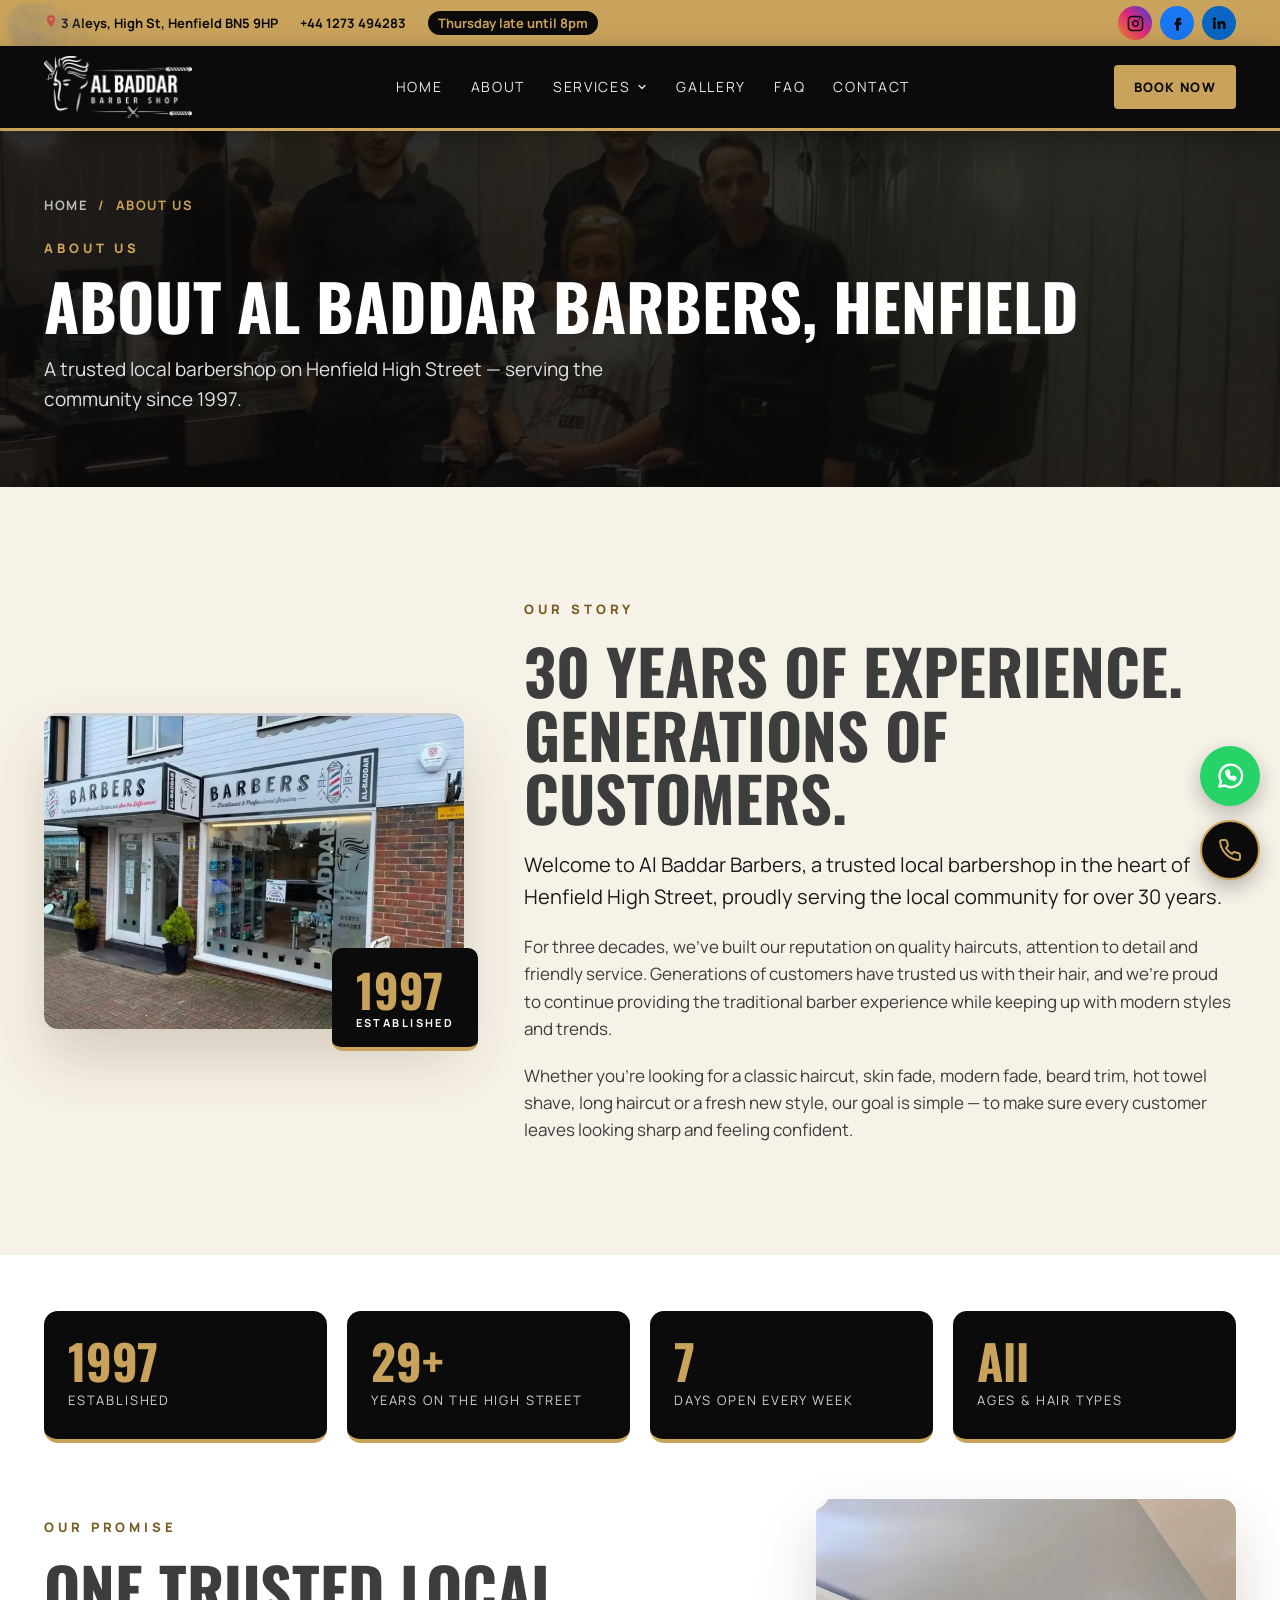
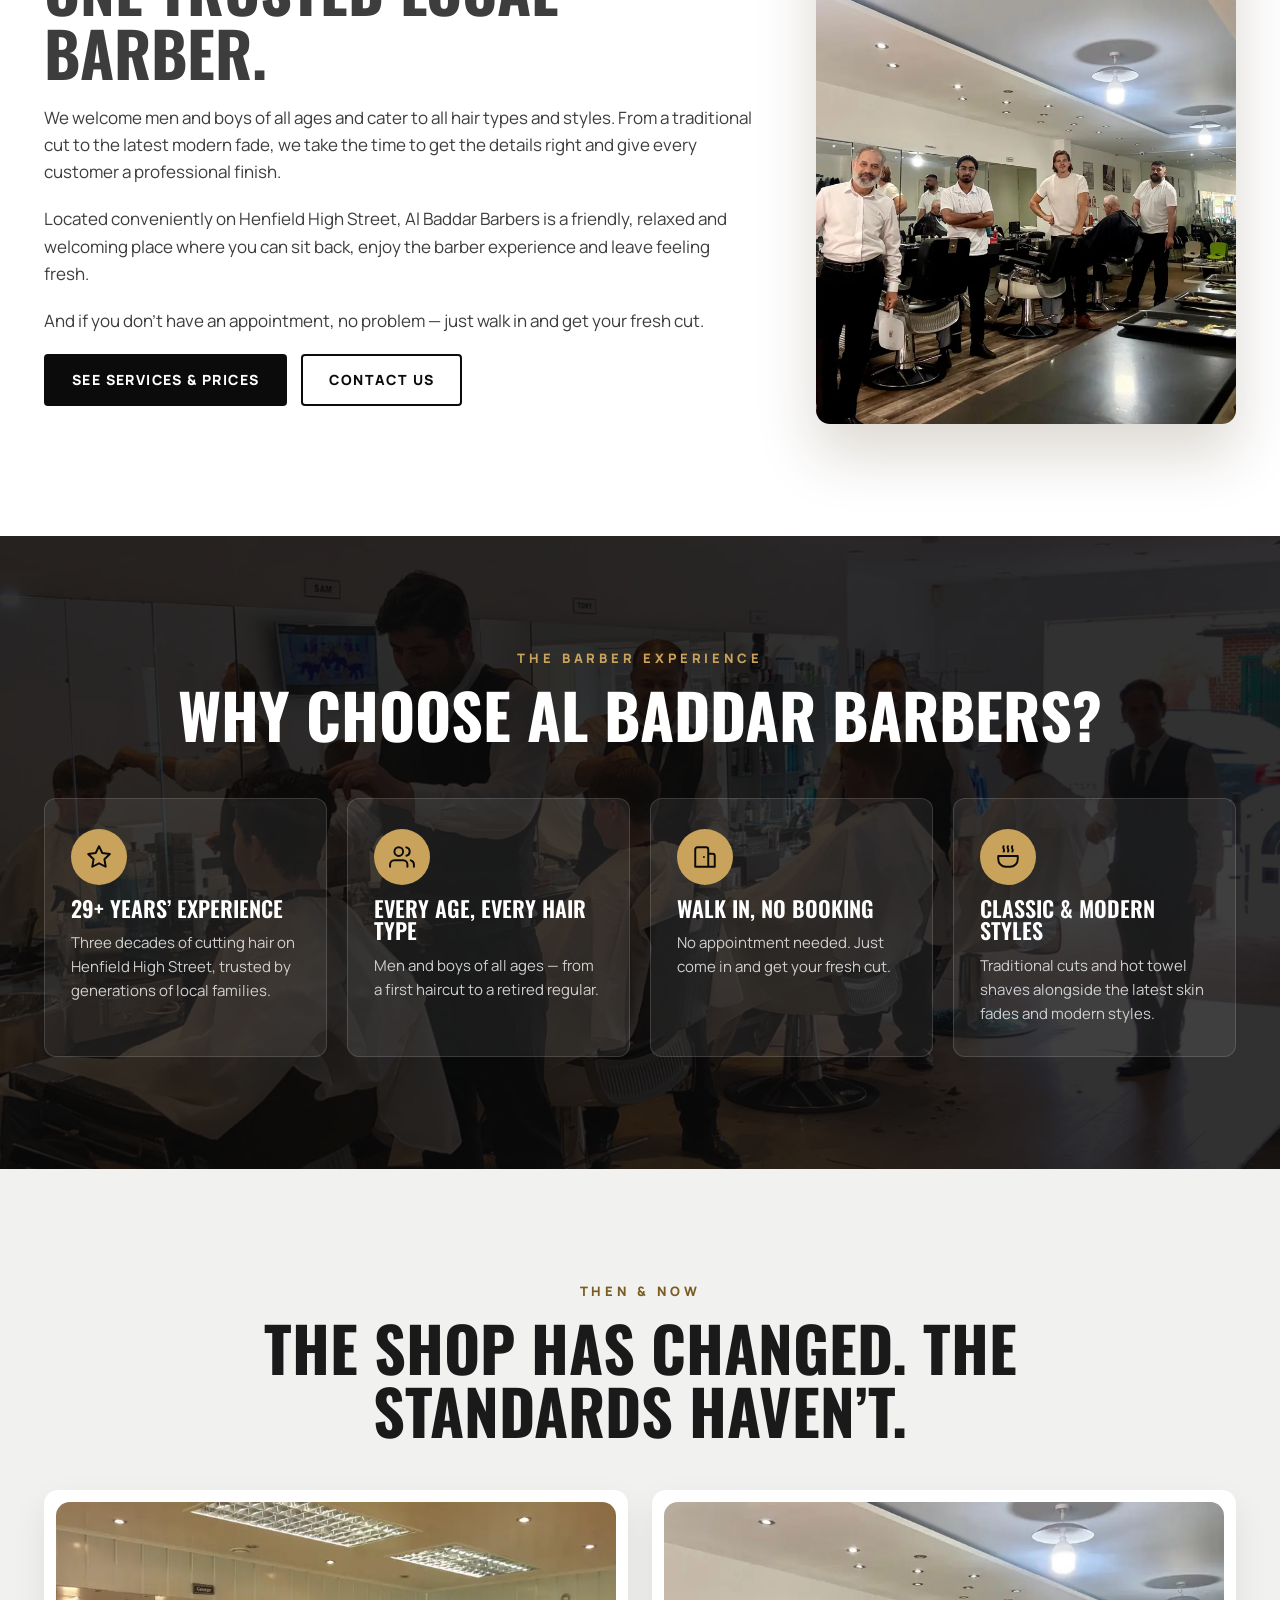
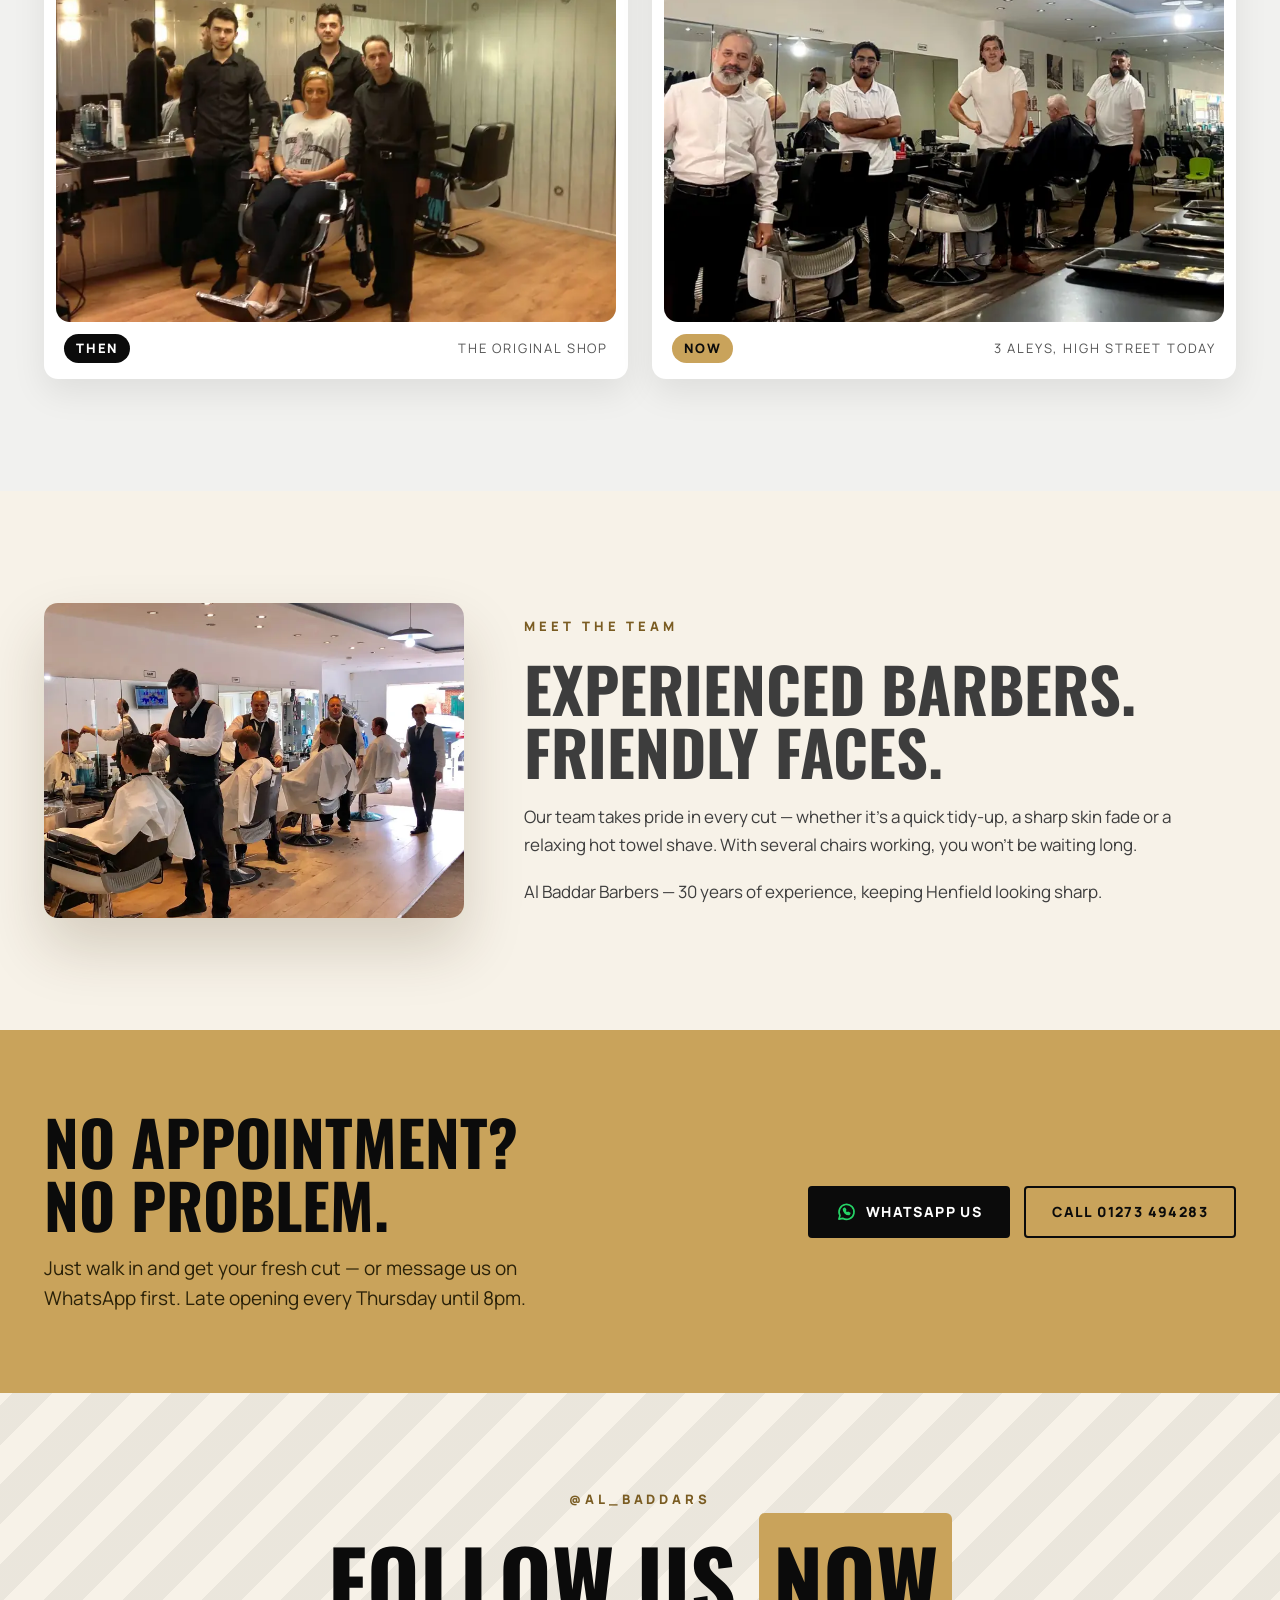
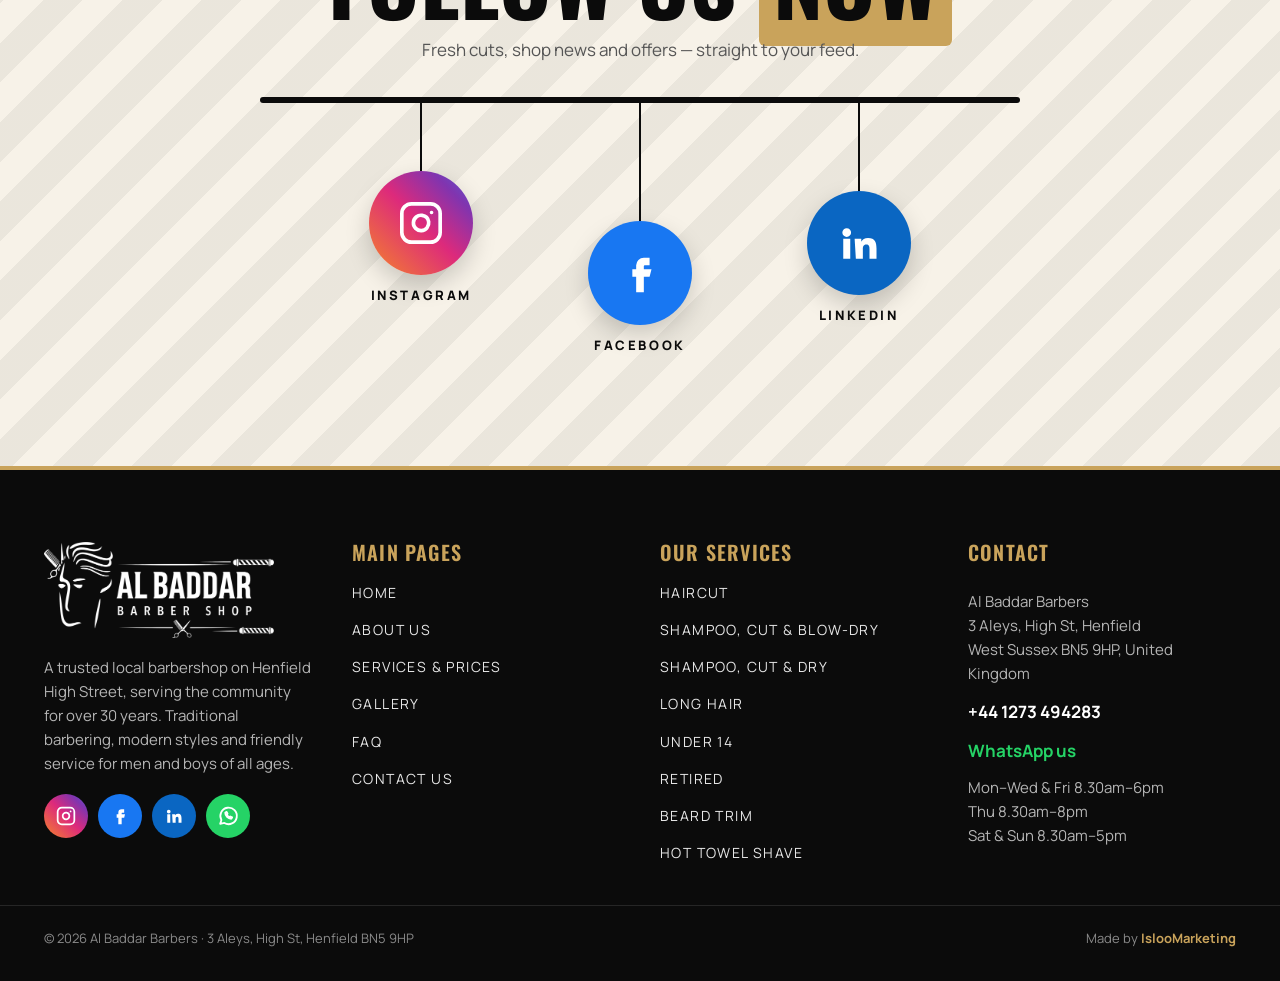
<file: about.html>
<!doctype html>
<html lang="en-GB">
<head>
<meta charset="utf-8">
<meta name="viewport" content="width=device-width, initial-scale=1">
<title>About Us | Al Baddar Barbers, Henfield Since 1997</title>
<meta name="description" content="Al Baddar Barbers has served Henfield High Street for over 30 years. Traditional barbering, modern styles and friendly service for men and boys of all ages.">
<link rel="canonical" href="https://www.albaddarbarbers.co.uk/about.html">
<meta name="robots" content="index, follow, max-image-preview:large">
<meta name="theme-color" content="#0b0b0b">
<meta name="geo.region" content="GB-WSX">
<meta name="geo.placename" content="Henfield">
<meta property="og:type" content="website">
<meta property="og:site_name" content="Al Baddar Barbers">
<meta property="og:locale" content="en_GB">
<meta property="og:title" content="About Us | Al Baddar Barbers, Henfield Since 1997">
<meta property="og:description" content="Al Baddar Barbers has served Henfield High Street for over 30 years. Traditional barbering, modern styles and friendly service for men and boys of all ages.">
<meta property="og:url" content="https://www.albaddarbarbers.co.uk/about.html">
<meta property="og:image" content="https://www.albaddarbarbers.co.uk/assets/img/og-image.jpg">
<meta property="og:image:width" content="1200">
<meta property="og:image:height" content="630">
<meta property="og:image:alt" content="Al Baddar Barber Shop, Henfield">
<meta name="twitter:card" content="summary_large_image">
<meta name="twitter:title" content="About Us | Al Baddar Barbers, Henfield Since 1997">
<meta name="twitter:description" content="Al Baddar Barbers has served Henfield High Street for over 30 years. Traditional barbering, modern styles and friendly service for men and boys of all ages.">
<meta name="twitter:image" content="https://www.albaddarbarbers.co.uk/assets/img/og-image.jpg">
<link rel="icon" href="favicon.ico" sizes="any">
<link rel="icon" type="image/png" sizes="32x32" href="assets/img/favicon-32.png">
<link rel="apple-touch-icon" href="assets/img/apple-touch-icon.png">
<link rel="manifest" href="site.webmanifest">
<link rel="preconnect" href="https://fonts.googleapis.com">
<link rel="preconnect" href="https://fonts.gstatic.com" crossorigin>
<link rel="preload" as="style" href="https://fonts.googleapis.com/css2?family=Oswald:wght@500;600;700&amp;family=Manrope:wght@400;600;700;800&amp;display=swap" onload="this.onload=null;this.rel='stylesheet'">
<noscript><link rel="stylesheet" href="https://fonts.googleapis.com/css2?family=Oswald:wght@500;600;700&amp;family=Manrope:wght@400;600;700;800&amp;display=swap"></noscript>
<link rel="stylesheet" href="assets/css/style.min.css">

<script type="application/ld+json">{
 "@context": "https://schema.org",
 "@graph": [
  {
   "@type": "AboutPage",
   "@id": "https://www.albaddarbarbers.co.uk/about.html#webpage",
   "url": "https://www.albaddarbarbers.co.uk/about.html",
   "name": "About Al Baddar Barbers",
   "about": {
    "@id": "https://www.albaddarbarbers.co.uk/#business"
   },
   "isPartOf": {
    "@id": "https://www.albaddarbarbers.co.uk/#website"
   },
   "inLanguage": "en-GB",
   "dateModified": "2026-10-15"
  },
  {
   "@type": "BreadcrumbList",
   "itemListElement": [
    {
     "@type": "ListItem",
     "position": 1,
     "name": "Home",
     "item": "https://www.albaddarbarbers.co.uk/"
    },
    {
     "@type": "ListItem",
     "position": 2,
     "name": "About Us",
     "item": "https://www.albaddarbarbers.co.uk/about.html"
    }
   ]
  },
  {
   "@type": [
    "HairSalon",
    "LocalBusiness"
   ],
   "@id": "https://www.albaddarbarbers.co.uk/#business",
   "name": "Al Baddar Barbers",
   "alternateName": [
    "Al Baddar Barber Shop",
    "Al-Baddar Barbers"
   ],
   "description": "Trusted local barbershop on Henfield High Street, serving the community for over 30 years. Haircuts, skin fades, beard trims and hot towel shaves for men and boys of all ages. Walk-ins welcome.",
   "url": "https://www.albaddarbarbers.co.uk/",
   "telephone": "+441273494283",
   "priceRange": "£12–£25",
   "currenciesAccepted": "GBP",
   "foundingDate": "1997",
   "image": [
    "https://www.albaddarbarbers.co.uk/assets/img/shopfront-henfield-high-street.webp",
    "https://www.albaddarbarbers.co.uk/assets/img/barbers-cutting-hair.webp",
    "https://www.albaddarbarbers.co.uk/assets/img/og-image.jpg"
   ],
   "logo": "https://www.albaddarbarbers.co.uk/assets/img/logo-al-baddar.png",
   "address": {
    "@type": "PostalAddress",
    "streetAddress": "3 Aleys, High Street",
    "addressLocality": "Henfield",
    "addressRegion": "West Sussex",
    "postalCode": "BN5 9HP",
    "addressCountry": "GB"
   },
   "hasMap": "https://maps.app.goo.gl/eHV9sWdLyRKpXMxz9",
   "areaServed": [
    {
     "@type": "Place",
     "name": "Henfield"
    },
    {
     "@type": "Place",
     "name": "West Sussex"
    }
   ],
   "openingHoursSpecification": [
    {
     "@type": "OpeningHoursSpecification",
     "dayOfWeek": [
      "Monday",
      "Tuesday",
      "Wednesday",
      "Friday"
     ],
     "opens": "08:30",
     "closes": "18:00"
    },
    {
     "@type": "OpeningHoursSpecification",
     "dayOfWeek": "Thursday",
     "opens": "08:30",
     "closes": "20:00"
    },
    {
     "@type": "OpeningHoursSpecification",
     "dayOfWeek": [
      "Saturday",
      "Sunday"
     ],
     "opens": "08:30",
     "closes": "17:00"
    }
   ],
   "sameAs": [
    "https://www.instagram.com/al_baddars/",
    "https://www.facebook.com/albaddarsbarberssussex/",
    "https://uk.linkedin.com/company/al-baddar"
   ],
   "hasOfferCatalog": {
    "@type": "OfferCatalog",
    "name": "Barber services",
    "itemListElement": [
     {
      "@type": "Offer",
      "price": "21.00",
      "priceCurrency": "GBP",
      "url": "https://www.albaddarbarbers.co.uk/services/haircut.html",
      "itemOffered": {
       "@type": "Service",
       "name": "Haircut",
       "description": "Our classic gents haircut — a traditional cut, skin fade or modern fade, finished with a professional style."
      }
     },
     {
      "@type": "Offer",
      "price": "25.00",
      "priceCurrency": "GBP",
      "url": "https://www.albaddarbarbers.co.uk/services/shampoo-cut-blow-dry.html",
      "itemOffered": {
       "@type": "Service",
       "name": "Shampoo, Cut & Blow-dry",
       "description": "A fresh shampoo, your haircut of choice, then blow-dried and styled."
      }
     },
     {
      "@type": "Offer",
      "price": "24.00",
      "priceCurrency": "GBP",
      "url": "https://www.albaddarbarbers.co.uk/services/shampoo-cut-dry.html",
      "itemOffered": {
       "@type": "Service",
       "name": "Shampoo, Cut & Dry",
       "description": "Shampoo and haircut, dried and finished."
      }
     },
     {
      "@type": "Offer",
      "price": "22.00",
      "priceCurrency": "GBP",
      "url": "https://www.albaddarbarbers.co.uk/services/long-hair.html",
      "itemOffered": {
       "@type": "Service",
       "name": "Long Hair",
       "description": "Shaping and trimming for longer styles."
      }
     },
     {
      "@type": "Offer",
      "price": "17.00",
      "priceCurrency": "GBP",
      "url": "https://www.albaddarbarbers.co.uk/services/under-14.html",
      "itemOffered": {
       "@type": "Service",
       "name": "Under 14",
       "description": "Haircuts for boys under 14 — patient, friendly service."
      }
     },
     {
      "@type": "Offer",
      "price": "17.00",
      "priceCurrency": "GBP",
      "url": "https://www.albaddarbarbers.co.uk/services/retired.html",
      "itemOffered": {
       "@type": "Service",
       "name": "Retired",
       "description": "The same quality haircut at a reduced price for retired customers."
      }
     },
     {
      "@type": "Offer",
      "price": "12.00",
      "priceCurrency": "GBP",
      "url": "https://www.albaddarbarbers.co.uk/services/beard-trim.html",
      "itemOffered": {
       "@type": "Service",
       "name": "Beard Trim",
       "description": "Your beard shaped, lined up and tidied to suit your face."
      }
     },
     {
      "@type": "Offer",
      "price": "22.00",
      "priceCurrency": "GBP",
      "url": "https://www.albaddarbarbers.co.uk/services/hot-towel-shave.html",
      "itemOffered": {
       "@type": "Service",
       "name": "Hot Towel Shave",
       "description": "The traditional barber shave, with hot towels."
      }
     }
    ]
   }
  }
 ]
}</script>
</head>
<body>
<a class="skip" href="#main">Skip to content</a>
<div class="fly-layer" aria-hidden="true"><div class="fly"><svg width="80" height="80" viewBox="0 0 24 24" fill="none" stroke="currentColor" stroke-width="1.3" stroke-linecap="round" stroke-linejoin="round" aria-hidden="true"><path d="M6 3a3 3 0 1 0 0 6 3 3 0 0 0 0-6zM6 15a3 3 0 1 0 0 6 3 3 0 0 0 0-6zM20 4L8.1 15.9M14.5 14.5L20 20M8.1 8.1L12 12"/></svg></div><div class="fly"><svg width="96" height="96" viewBox="0 0 24 24" fill="none" stroke="currentColor" stroke-width="1.3" stroke-linecap="round" stroke-linejoin="round" aria-hidden="true"><path d="M3 6h18v4H3zM5 10v8M8 10v8M11 10v8M14 10v8M17 10v8M20 10v6"/></svg></div><div class="fly"><svg width="72" height="72" viewBox="0 0 24 24" fill="none" stroke="currentColor" stroke-width="1.3" stroke-linecap="round" stroke-linejoin="round" aria-hidden="true"><path d="M8 2h8a3 3 0 0 1 3 3v5a3 3 0 0 1-3 3H8a3 3 0 0 1-3-3V5a3 3 0 0 1 3-3zM10 13h4v9h-4zM9 6h.01M12 6h.01M15 6h.01M9 9h.01M12 9h.01M15 9h.01"/></svg></div><div class="fly"><svg width="110" height="110" viewBox="0 0 24 24" fill="none" stroke="currentColor" stroke-width="1.3" stroke-linecap="round" stroke-linejoin="round" aria-hidden="true"><path d="M8 3h8l1 4 4 2-2 12H5L3 9l4-2zM9 3c0 2 1.3 3 3 3s3-1 3-3"/></svg></div><div class="fly"><svg width="70" height="70" viewBox="0 0 24 24" fill="none" stroke="currentColor" stroke-width="1.3" stroke-linecap="round" stroke-linejoin="round" aria-hidden="true"><path d="M7 2h10v4H7zM6 6h12l-1 14a2 2 0 0 1-2 2H9a2 2 0 0 1-2-2zM9 2v4M12 2v4M15 2v4M10 12h4"/></svg></div><div class="fly"><svg width="64" height="64" viewBox="0 0 24 24" fill="none" stroke="currentColor" stroke-width="1.3" stroke-linecap="round" stroke-linejoin="round" aria-hidden="true"><path d="M10 2h4v3h-4zM9 5h6l-.5 15a1.5 1.5 0 0 1-1.5 1.5h-2A1.5 1.5 0 0 1 9.5 20zM12 9v3"/></svg></div><div class="fly"><svg width="100" height="100" viewBox="0 0 24 24" fill="none" stroke="currentColor" stroke-width="1.3" stroke-linecap="round" stroke-linejoin="round" aria-hidden="true"><path d="M6 3a3 3 0 1 0 0 6 3 3 0 0 0 0-6zM6 15a3 3 0 1 0 0 6 3 3 0 0 0 0-6zM20 4L8.1 15.9M14.5 14.5L20 20M8.1 8.1L12 12"/></svg></div><div class="fly"><svg width="76" height="76" viewBox="0 0 24 24" fill="none" stroke="currentColor" stroke-width="1.3" stroke-linecap="round" stroke-linejoin="round" aria-hidden="true"><path d="M3 6h18v4H3zM5 10v8M8 10v8M11 10v8M14 10v8M17 10v8M20 10v6"/></svg></div></div>
<div class="fabs">
<a href="https://wa.me/441273494283?text=Hi%20Al%20Baddar%20Barbers%2C%20I%20would%20like%20to%20book%20an%20appointment." class="fab wa" aria-label="Chat on WhatsApp" target="_blank" rel="noopener"><svg width="30" height="30" viewBox="0 0 24 24" fill="none" stroke="currentColor" stroke-width="1.9" stroke-linecap="round" stroke-linejoin="round" aria-hidden="true"><path d="M3.5 20.5l1.3-4.2A9 9 0 1 1 8 19.6zM9 8.5c0 3.5 3 6.5 6.5 6.5l1-1.5-2-1-1 .8c-1.2-.5-2.3-1.6-2.8-2.8l.8-1-1-2z"/></svg></a>
<a href="tel:+441273494283" class="fab call" aria-label="Call Al Baddar Barbers"><svg width="24" height="24" viewBox="0 0 24 24" fill="none" stroke="currentColor" stroke-width="2" stroke-linecap="round" stroke-linejoin="round" aria-hidden="true"><path d="M22 16.9v3a2 2 0 0 1-2.2 2 19.8 19.8 0 0 1-8.6-3.1 19.5 19.5 0 0 1-6-6A19.8 19.8 0 0 1 2.1 4.2 2 2 0 0 1 4.1 2h3a2 2 0 0 1 2 1.7c.1 1 .4 1.9.7 2.8a2 2 0 0 1-.5 2.1L8 9.9a16 16 0 0 0 6 6l1.3-1.3a2 2 0 0 1 2.1-.4c.9.3 1.8.6 2.8.7a2 2 0 0 1 1.7 2z"/></svg></a>
</div>
<div class="topbar"><div class="container">
<div class="info"><span class="hide-xs"><svg width="14" height="14" viewBox="0 0 24 24" fill="#EA4335" stroke="none" stroke-width="0" stroke-linecap="round" stroke-linejoin="round" aria-hidden="true"><path d="M12 2a7 7 0 0 0-7 7c0 5 7 13 7 13s7-8 7-13a7 7 0 0 0-7-7zm0 9.5A2.5 2.5 0 1 1 12 6.5a2.5 2.5 0 0 1 0 5z"/></svg> 3 Aleys, High St, Henfield BN5 9HP</span><a href="tel:+441273494283">+44 1273 494283</a><span class="late hide-sm">Thursday late until 8pm</span></div>
<div class="socials"><a href="https://www.instagram.com/al_baddars/" class="soc soc-sm ig" aria-label="Instagram" target="_blank" rel="noopener"><svg width="17" height="17" viewBox="0 0 24 24" fill="none" stroke="currentColor" stroke-width="2.1" stroke-linecap="round" stroke-linejoin="round" aria-hidden="true"><path d="M7 2h10a5 5 0 0 1 5 5v10a5 5 0 0 1-5 5H7a5 5 0 0 1-5-5V7a5 5 0 0 1 5-5zM16 11.4A4 4 0 1 1 12.6 8 4 4 0 0 1 16 11.4zM17.5 6.5h.01"/></svg></a><a href="https://www.facebook.com/albaddarsbarberssussex/" class="soc soc-sm fb" aria-label="Facebook" target="_blank" rel="noopener"><svg width="17" height="17" viewBox="0 0 24 24" fill="currentColor" stroke="none" stroke-width="2.1" stroke-linecap="round" stroke-linejoin="round" aria-hidden="true"><path d="M14 8h3V4h-3a4 4 0 0 0-4 4v2H8v4h2v8h4v-8h3l1-4h-4V8.5a.5.5 0 0 1 .5-.5z"/></svg></a><a href="https://uk.linkedin.com/company/al-baddar" class="soc soc-sm li" aria-label="LinkedIn" target="_blank" rel="noopener"><svg width="16" height="16" viewBox="0 0 24 24" fill="currentColor" stroke="none" stroke-width="2.1" stroke-linecap="round" stroke-linejoin="round" aria-hidden="true"><path d="M4.98 3.5a2.5 2.5 0 1 1 0 5 2.5 2.5 0 0 1 0-5zM3 9.5h4V21H3zM9.5 9.5h3.8v1.6h.1c.5-1 1.8-2 3.8-2 4 0 4.8 2.6 4.8 6V21h-4v-5.2c0-1.3 0-2.9-1.8-2.9s-2 1.4-2 2.8V21h-4z"/></svg></a></div>
</div></div>
<header class="header"><div class="container">
<a class="brand" href="index.html#top" aria-label="Al Baddar Barbers home"><img src="assets/img/logo-al-baddar.webp" alt="Al Baddar Barber Shop" width="600" height="251"></a>
<nav class="nav" aria-label="Main">
<a href="index.html#top">Home</a><a href="about.html">About</a>
<div class="dd"><a href="index.html#services">Services <svg width="12" height="12" viewBox="0 0 24 24" fill="none" stroke="currentColor" stroke-width="2.5" stroke-linecap="round" stroke-linejoin="round" aria-hidden="true"><path d="M6 9l6 6 6-6"/></svg></a><div class="dd-menu"><a href="services/haircut.html"><span>Haircut</span><b>£21</b></a><a href="services/shampoo-cut-blow-dry.html"><span>Shampoo, Cut &amp; Blow-dry</span><b>£25</b></a><a href="services/shampoo-cut-dry.html"><span>Shampoo, Cut &amp; Dry</span><b>£24</b></a><a href="services/long-hair.html"><span>Long Hair</span><b>£22</b></a><a href="services/under-14.html"><span>Under 14</span><b>£17</b></a><a href="services/retired.html"><span>Retired</span><b>£17</b></a><a href="services/beard-trim.html"><span>Beard Trim</span><b>£12</b></a><a href="services/hot-towel-shave.html"><span>Hot Towel Shave</span><b>£22</b></a></div></div>
<a href="index.html#gallery">Gallery</a><a href="index.html#faq">FAQ</a><a href="contact.html">Contact</a>
</nav>
<div class="header-cta">
<a class="btn btn-gold btn-sm hide-xs" href="https://wa.me/441273494283?text=Hi%20Al%20Baddar%20Barbers%2C%20I%20would%20like%20to%20book%20an%20appointment." target="_blank" rel="noopener">Book Now</a>
<details class="burger"><summary aria-label="Open menu"><svg width="20" height="20" viewBox="0 0 24 24" fill="none" stroke="currentColor" stroke-width="2" stroke-linecap="round" stroke-linejoin="round" aria-hidden="true"><path d="M3 6h18M3 12h18M3 18h18"/></svg></summary>
<nav class="mnav" aria-label="Mobile"><a href="index.html#top">Home</a><a href="about.html">About</a><a href="index.html#services">Services &amp; Prices</a><a class="sub" href="services/haircut.html">— Haircut · £21</a><a class="sub" href="services/shampoo-cut-blow-dry.html">— Shampoo, Cut &amp; Blow-dry · £25</a><a class="sub" href="services/shampoo-cut-dry.html">— Shampoo, Cut &amp; Dry · £24</a><a class="sub" href="services/long-hair.html">— Long Hair · £22</a><a class="sub" href="services/under-14.html">— Under 14 · £17</a><a class="sub" href="services/retired.html">— Retired · £17</a><a class="sub" href="services/beard-trim.html">— Beard Trim · £12</a><a class="sub" href="services/hot-towel-shave.html">— Hot Towel Shave · £22</a><a href="index.html#gallery">Gallery</a><a href="index.html#faq">FAQ</a><a href="contact.html">Contact</a></nav>
</details>
</div>
</div></header>
<main id="main">
<section class="page-hero photo-bg">
<img src="assets/img/team-original-shop.webp" srcset="assets/img/team-original-shop-400.webp 400w, assets/img/team-original-shop-800.webp 800w, assets/img/team-original-shop.webp 1400w" sizes="100vw" alt="" width="1400" height="1050" fetchpriority="high" class="bg">
<div class="container">
<nav class="crumbs light" aria-label="Breadcrumb"><ol><li><a href="index.html">Home</a></li><li aria-current="page">About Us</li></ol></nav>
<p class="eyebrow">About Us</p><h1>About Al Baddar Barbers, Henfield</h1><p class="intro">A trusted local barbershop on Henfield High Street — serving the community since 1997.</p>
</div></section>

<section class="section bg-cream"><div class="container split">
<div class="rel rv"><div class="ph ratio-43 shadow"><img src="assets/img/shopfront-henfield-high-street.webp" srcset="assets/img/shopfront-henfield-high-street-400.webp 400w, assets/img/shopfront-henfield-high-street-800.webp 800w, assets/img/shopfront-henfield-high-street.webp 1319w" sizes="(max-width: 900px) 100vw, 600px" alt="Al Baddar Barbers shopfront on Henfield High Street" width="1319" height="1067" loading="lazy" decoding="async"></div><div class="badge"><b>1997</b><span>ESTABLISHED</span></div></div>
<div class="grow stack about-copy rv">
<p class="eyebrow" style="margin:0">Our Story</p>
<h2 class="h2">30 years of experience. Generations of customers.</h2>
<p class="big">Welcome to Al Baddar Barbers, a trusted local barbershop in the heart of Henfield High Street, proudly serving the local community for over 30 years.</p>
<p>For three decades, we’ve built our reputation on quality haircuts, attention to detail and friendly service. Generations of customers have trusted us with their hair, and we’re proud to continue providing the traditional barber experience while keeping up with modern styles and trends.</p>
<p>Whether you’re looking for a classic haircut, skin fade, modern fade, beard trim, hot towel shave, long haircut or a fresh new style, our goal is simple — to make sure every customer leaves looking sharp and feeling confident.</p>
</div>
</div></section>

<section class="strip bg-white"><div class="container">
<div><b>1997</b><span>Established</span></div><div><b>29+</b><span>Years on the High Street</span></div><div><b>7</b><span>Days open every week</span></div><div><b>All</b><span>Ages &amp; hair types</span></div>
</div></section>

<section class="section bg-white" style="padding-top:40px"><div class="container split" style="flex-wrap:wrap-reverse">
<div class="grow stack about-copy rv">
<p class="eyebrow" style="margin:0">Our Promise</p>
<h2 class="h2">One trusted local barber.</h2>
<p>We welcome men and boys of all ages and cater to all hair types and styles. From a traditional cut to the latest modern fade, we take the time to get the details right and give every customer a professional finish.</p>
<p>Located conveniently on Henfield High Street, Al Baddar Barbers is a friendly, relaxed and welcoming place where you can sit back, enjoy the barber experience and leave feeling fresh.</p>
<p>And if you don’t have an appointment, no problem — just walk in and get your fresh cut.</p>
<div class="btn-row"><a class="btn btn-dark" href="index.html#services">See Services &amp; Prices</a><a class="btn btn-outline" href="contact.html">Contact Us</a></div>
</div>
<div class="ph ratio-45 shadow rv" style="max-width:520px"><img src="assets/img/team-today.webp" srcset="assets/img/team-today-400.webp 400w, assets/img/team-today-800.webp 800w, assets/img/team-today.webp 1050w" sizes="(max-width: 900px) 100vw, 600px" alt="The Al Baddar Barbers team today in the shop" width="1050" height="1400" loading="lazy" decoding="async" style="object-position:50% 70%"></div>
</div></section>

<section class="section photo-bg">
<img src="assets/img/barbers-cutting-hair.webp" srcset="assets/img/barbers-cutting-hair-400.webp 400w, assets/img/barbers-cutting-hair-800.webp 800w, assets/img/barbers-cutting-hair.webp 1400w" sizes="100vw" alt="" width="1400" height="1050" loading="lazy" decoding="async" class="bg">
<div class="container">
<div class="center rv"><p class="eyebrow">The Barber Experience</p><h2 class="h2">Why Choose Al Baddar Barbers?</h2></div>
<div class="features"><div class="feat rv"><span class="ic"><svg width="26" height="26" viewBox="0 0 24 24" fill="none" stroke="currentColor" stroke-width="1.8" stroke-linecap="round" stroke-linejoin="round" aria-hidden="true"><path d="M12 2l3 6.3 7 1-5 4.8 1.2 6.9L12 17.8 5.8 21 7 14.1 2 9.3l7-1z"/></svg></span><h3>29+ Years’ Experience</h3><p>Three decades of cutting hair on Henfield High Street, trusted by generations of local families.</p></div><div class="feat rv"><span class="ic"><svg width="26" height="26" viewBox="0 0 24 24" fill="none" stroke="currentColor" stroke-width="1.8" stroke-linecap="round" stroke-linejoin="round" aria-hidden="true"><path d="M17 21v-2a4 4 0 0 0-4-4H5a4 4 0 0 0-4 4v2M9 11a4 4 0 1 0 0-8 4 4 0 0 0 0 8zM23 21v-2a4 4 0 0 0-3-3.9M16 3.1a4 4 0 0 1 0 7.8"/></svg></span><h3>Every Age, Every Hair Type</h3><p>Men and boys of all ages — from a first haircut to a retired regular.</p></div><div class="feat rv"><span class="ic"><svg width="26" height="26" viewBox="0 0 24 24" fill="none" stroke="currentColor" stroke-width="1.8" stroke-linecap="round" stroke-linejoin="round" aria-hidden="true"><path d="M3 21V5a2 2 0 0 1 2-2h8a2 2 0 0 1 2 2v16M3 21h18M15 9h4a2 2 0 0 1 2 2v10M11 12h.01"/></svg></span><h3>Walk In, No Booking</h3><p>No appointment needed. Just come in and get your fresh cut.</p></div><div class="feat rv"><span class="ic"><svg width="26" height="26" viewBox="0 0 24 24" fill="none" stroke="currentColor" stroke-width="1.8" stroke-linecap="round" stroke-linejoin="round" aria-hidden="true"><path d="M8 2c-1.5 2 1.5 3 0 5M12 2c-1.5 2 1.5 3 0 5M16 2c-1.5 2 1.5 3 0 5M3 11h18v3a7 7 0 0 1-7 7h-4a7 7 0 0 1-7-7z"/></svg></span><h3>Classic &amp; Modern Styles</h3><p>Traditional cuts and hot towel shaves alongside the latest skin fades and modern styles.</p></div></div>
</div></section>

<section class="section bg-grey"><div class="container">
<div class="center rv"><p class="eyebrow">Then &amp; Now</p><h2 class="h2" style="max-width:820px;margin:0 auto">The shop has changed. The standards haven’t.</h2></div>
<div class="duo">
<figure class="rv"><div class="ph ratio-43"><img src="assets/img/team-original-shop.webp" srcset="assets/img/team-original-shop-400.webp 400w, assets/img/team-original-shop-800.webp 800w, assets/img/team-original-shop.webp 1400w" sizes="(max-width: 900px) 100vw, 600px" alt="The Al Baddar team in the original shop" width="1400" height="1050" loading="lazy" decoding="async"></div><figcaption><span class="chip">Then</span>The original shop</figcaption></figure>
<figure class="rv"><div class="ph ratio-43"><img src="assets/img/team-today.webp" srcset="assets/img/team-today-400.webp 400w, assets/img/team-today-800.webp 800w, assets/img/team-today.webp 1050w" sizes="(max-width: 900px) 100vw, 600px" alt="The Al Baddar Barbers team today in the shop" width="1050" height="1400" loading="lazy" decoding="async" style="object-position:50% 72%"></div><figcaption><span class="chip gold">Now</span>3 Aleys, High Street today</figcaption></figure>
</div>
</div></section>

<section class="section bg-cream"><div class="container split">
<div class="ph ratio-43 shadow rv"><img src="assets/img/barbers-cutting-hair.webp" srcset="assets/img/barbers-cutting-hair-400.webp 400w, assets/img/barbers-cutting-hair-800.webp 800w, assets/img/barbers-cutting-hair.webp 1400w" sizes="(max-width: 900px) 100vw, 600px" alt="Barbers cutting customers’ hair at Al Baddar Barbers, Henfield" width="1400" height="1050" loading="lazy" decoding="async"></div>
<div class="grow stack about-copy rv">
<p class="eyebrow" style="margin:0">Meet the Team</p>
<h2 class="h2">Experienced barbers. Friendly faces.</h2>
<p>Our team takes pride in every cut — whether it’s a quick tidy-up, a sharp skin fade or a relaxing hot towel shave. With several chairs working, you won’t be waiting long.</p>
<p>Al Baddar Barbers — 30 years of experience, keeping Henfield looking sharp.</p>
</div>
</div></section>

<section class="band bg-gold"><div class="container">
<div class="rv" style="flex:999 1 520px;min-width:0"><h2 class="h2">No appointment?<br>No problem.</h2>
<p>Just walk in and get your fresh cut — or message us on WhatsApp first. Late opening every Thursday until 8pm.</p></div>
<div class="btn-row rv"><a class="btn btn-dark" href="https://wa.me/441273494283?text=Hi%20Al%20Baddar%20Barbers%2C%20I%20would%20like%20to%20book%20an%20appointment." target="_blank" rel="noopener"><span style="color:var(--wa);display:flex"><svg width="20" height="20" viewBox="0 0 24 24" fill="none" stroke="currentColor" stroke-width="2" stroke-linecap="round" stroke-linejoin="round" aria-hidden="true"><path d="M3.5 20.5l1.3-4.2A9 9 0 1 1 8 19.6zM9 8.5c0 3.5 3 6.5 6.5 6.5l1-1.5-2-1-1 .8c-1.2-.5-2.3-1.6-2.8-2.8l.8-1-1-2z"/></svg></span>WhatsApp Us</a><a class="btn btn-outline" href="tel:+441273494283">Call 01273 494283</a></div>
</div></section>
<section class="follow" aria-labelledby="follow-h"><div class="container">
<p class="eyebrow">@al_baddars</p>
<h2 id="follow-h" class="rv">Follow Us <span>Now</span></h2>
<p class="muted">Fresh cuts, shop news and offers — straight to your feed.</p>
<div class="rail"></div>
<div class="hangers"><div class="hang" style="--len:70px"><span class="string"></span><a href="https://www.instagram.com/al_baddars/" target="_blank" rel="noopener"><span class="soc ig"><svg width="46" height="46" viewBox="0 0 24 24" fill="none" stroke="currentColor" stroke-width="1.9" stroke-linecap="round" stroke-linejoin="round" aria-hidden="true"><path d="M7 2h10a5 5 0 0 1 5 5v10a5 5 0 0 1-5 5H7a5 5 0 0 1-5-5V7a5 5 0 0 1 5-5zM16 11.4A4 4 0 1 1 12.6 8 4 4 0 0 1 16 11.4zM17.5 6.5h.01"/></svg></span>Instagram</a></div><div class="hang" style="--len:120px"><span class="string"></span><a href="https://www.facebook.com/albaddarsbarberssussex/" target="_blank" rel="noopener"><span class="soc fb"><svg width="46" height="46" viewBox="0 0 24 24" fill="currentColor" stroke="none" stroke-width="1.9" stroke-linecap="round" stroke-linejoin="round" aria-hidden="true"><path d="M14 8h3V4h-3a4 4 0 0 0-4 4v2H8v4h2v8h4v-8h3l1-4h-4V8.5a.5.5 0 0 1 .5-.5z"/></svg></span>Facebook</a></div><div class="hang" style="--len:90px"><span class="string"></span><a href="https://uk.linkedin.com/company/al-baddar" target="_blank" rel="noopener"><span class="soc li"><svg width="42" height="42" viewBox="0 0 24 24" fill="currentColor" stroke="none" stroke-width="1.9" stroke-linecap="round" stroke-linejoin="round" aria-hidden="true"><path d="M4.98 3.5a2.5 2.5 0 1 1 0 5 2.5 2.5 0 0 1 0-5zM3 9.5h4V21H3zM9.5 9.5h3.8v1.6h.1c.5-1 1.8-2 3.8-2 4 0 4.8 2.6 4.8 6V21h-4v-5.2c0-1.3 0-2.9-1.8-2.9s-2 1.4-2 2.8V21h-4z"/></svg></span>LinkedIn</a></div></div>
</div></section>
</main>
<footer class="footer"><div class="container cols">
<div><img class="logo" src="assets/img/logo-al-baddar.webp" alt="Al Baddar Barber Shop" width="600" height="251" loading="lazy">
<p style="margin-top:18px">A trusted local barbershop on Henfield High Street, serving the community for over 30 years. Traditional barbering, modern styles and friendly service for men and boys of all ages.</p>
<div class="socials"><a href="https://www.instagram.com/al_baddars/" class="soc ig" aria-label="Instagram" target="_blank" rel="noopener"><svg width="20" height="20" viewBox="0 0 24 24" fill="none" stroke="currentColor" stroke-width="2.1" stroke-linecap="round" stroke-linejoin="round" aria-hidden="true"><path d="M7 2h10a5 5 0 0 1 5 5v10a5 5 0 0 1-5 5H7a5 5 0 0 1-5-5V7a5 5 0 0 1 5-5zM16 11.4A4 4 0 1 1 12.6 8 4 4 0 0 1 16 11.4zM17.5 6.5h.01"/></svg></a><a href="https://www.facebook.com/albaddarsbarberssussex/" class="soc fb" aria-label="Facebook" target="_blank" rel="noopener"><svg width="20" height="20" viewBox="0 0 24 24" fill="currentColor" stroke="none" stroke-width="2.1" stroke-linecap="round" stroke-linejoin="round" aria-hidden="true"><path d="M14 8h3V4h-3a4 4 0 0 0-4 4v2H8v4h2v8h4v-8h3l1-4h-4V8.5a.5.5 0 0 1 .5-.5z"/></svg></a><a href="https://uk.linkedin.com/company/al-baddar" class="soc li" aria-label="LinkedIn" target="_blank" rel="noopener"><svg width="18" height="18" viewBox="0 0 24 24" fill="currentColor" stroke="none" stroke-width="2.1" stroke-linecap="round" stroke-linejoin="round" aria-hidden="true"><path d="M4.98 3.5a2.5 2.5 0 1 1 0 5 2.5 2.5 0 0 1 0-5zM3 9.5h4V21H3zM9.5 9.5h3.8v1.6h.1c.5-1 1.8-2 3.8-2 4 0 4.8 2.6 4.8 6V21h-4v-5.2c0-1.3 0-2.9-1.8-2.9s-2 1.4-2 2.8V21h-4z"/></svg></a><a href="https://wa.me/441273494283?text=Hi%20Al%20Baddar%20Barbers%2C%20I%20would%20like%20to%20book%20an%20appointment." class="soc wa" aria-label="WhatsApp" target="_blank" rel="noopener"><svg width="22" height="22" viewBox="0 0 24 24" fill="none" stroke="currentColor" stroke-width="2" stroke-linecap="round" stroke-linejoin="round" aria-hidden="true"><path d="M3.5 20.5l1.3-4.2A9 9 0 1 1 8 19.6zM9 8.5c0 3.5 3 6.5 6.5 6.5l1-1.5-2-1-1 .8c-1.2-.5-2.3-1.6-2.8-2.8l.8-1-1-2z"/></svg></a></div></div>
<nav aria-labelledby="f-pages"><h2 id="f-pages">Main Pages</h2><ul><li><a href="index.html#top">Home</a></li><li><a href="about.html">About Us</a></li><li><a href="index.html#services">Services &amp; Prices</a></li><li><a href="index.html#gallery">Gallery</a></li><li><a href="index.html#faq">FAQ</a></li><li><a href="contact.html">Contact Us</a></li></ul></nav>
<nav aria-labelledby="f-svc"><h2 id="f-svc">Our Services</h2><ul><li><a href="services/haircut.html">Haircut</a></li><li><a href="services/shampoo-cut-blow-dry.html">Shampoo, Cut &amp; Blow-dry</a></li><li><a href="services/shampoo-cut-dry.html">Shampoo, Cut &amp; Dry</a></li><li><a href="services/long-hair.html">Long Hair</a></li><li><a href="services/under-14.html">Under 14</a></li><li><a href="services/retired.html">Retired</a></li><li><a href="services/beard-trim.html">Beard Trim</a></li><li><a href="services/hot-towel-shave.html">Hot Towel Shave</a></li></ul></nav>
<div class="contact"><h2>Contact</h2>
<address>Al Baddar Barbers<br>3 Aleys, High St, Henfield<br>West Sussex BN5 9HP, United Kingdom</address>
<a href="tel:+441273494283" style="color:#fff">+44 1273 494283</a>
<a href="https://wa.me/441273494283?text=Hi%20Al%20Baddar%20Barbers%2C%20I%20would%20like%20to%20book%20an%20appointment." style="color:var(--wa)" target="_blank" rel="noopener">WhatsApp us</a>
<p>Mon–Wed &amp; Fri 8.30am–6pm<br>Thu 8.30am–8pm<br>Sat &amp; Sun 8.30am–5pm</p></div>
</div>
<div class="legal"><div class="container"><span>© <span data-year>2026</span> Al Baddar Barbers · 3 Aleys, High St, Henfield BN5 9HP</span><span>Made by <strong style="color:var(--gold)">IslooMarketing</strong></span></div></div>
</footer>
<script src="assets/js/main.min.js" defer></script>
</body>
</html>
</file>
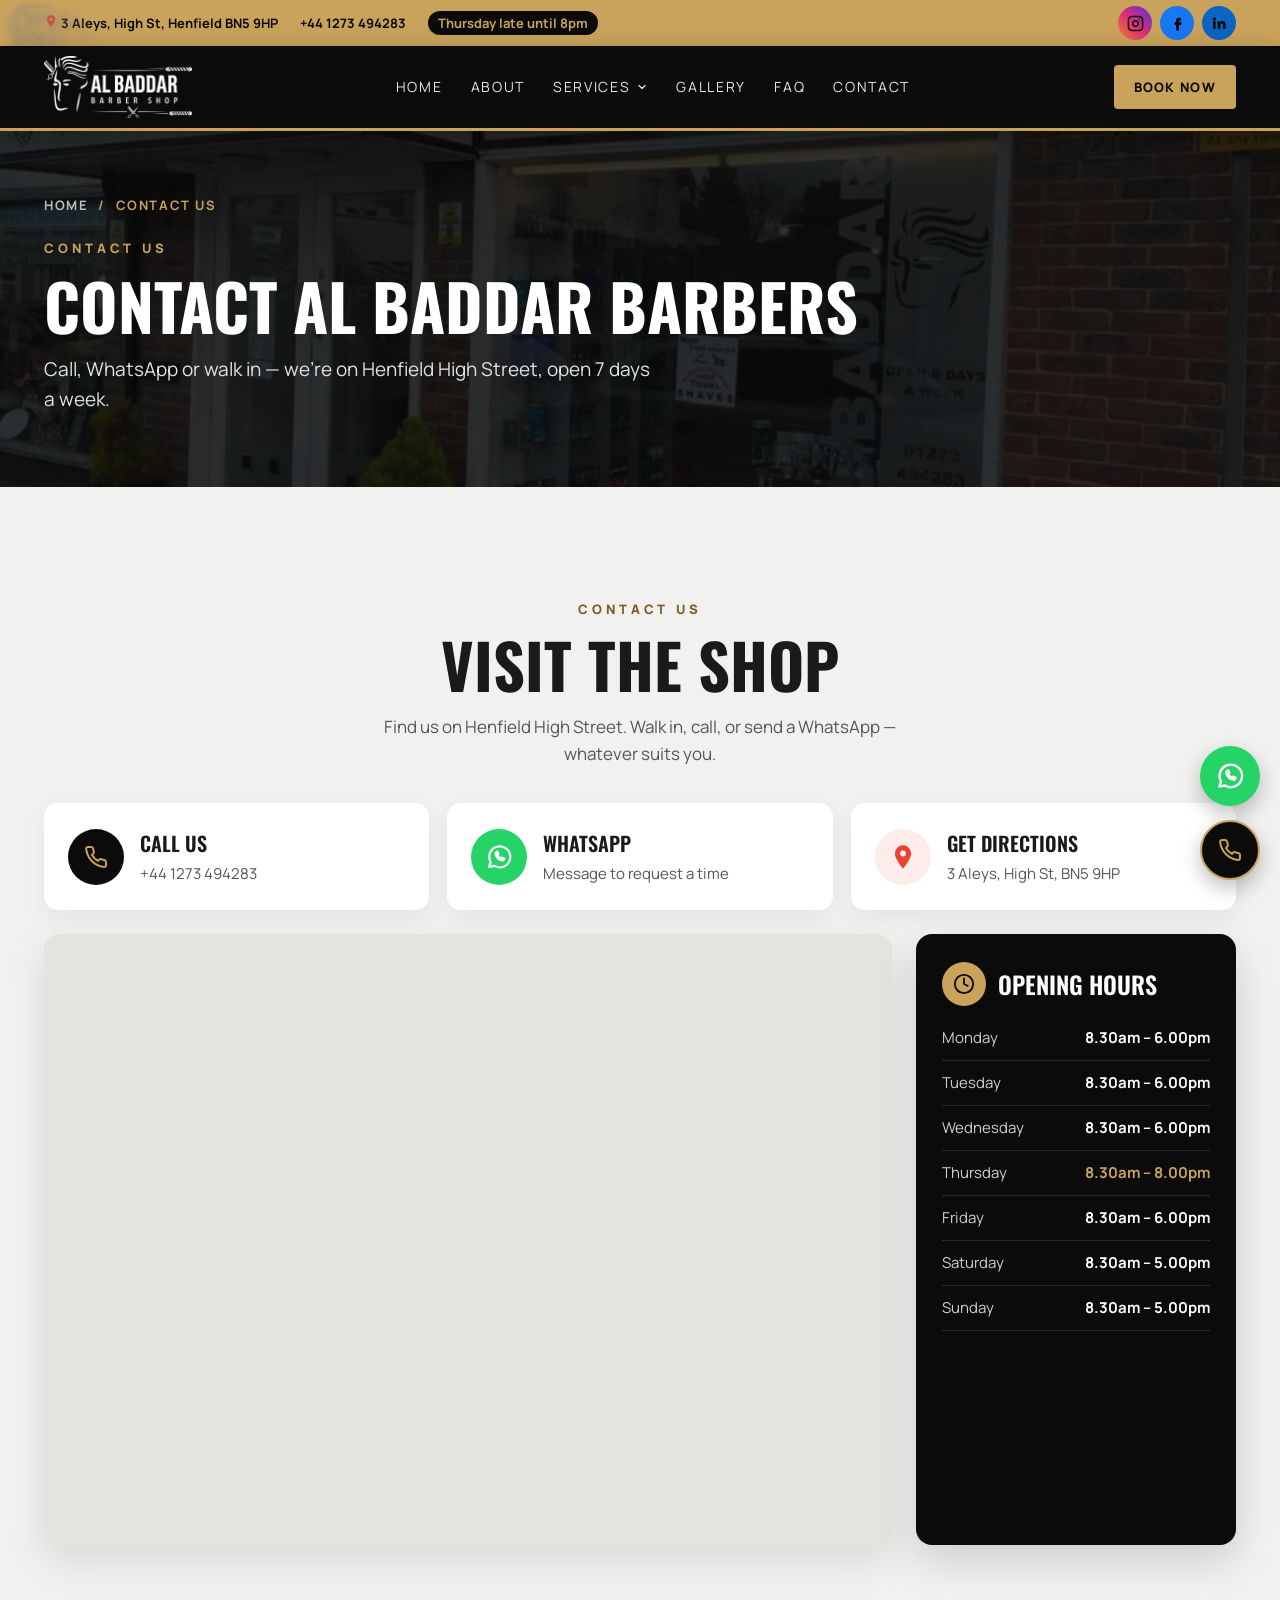
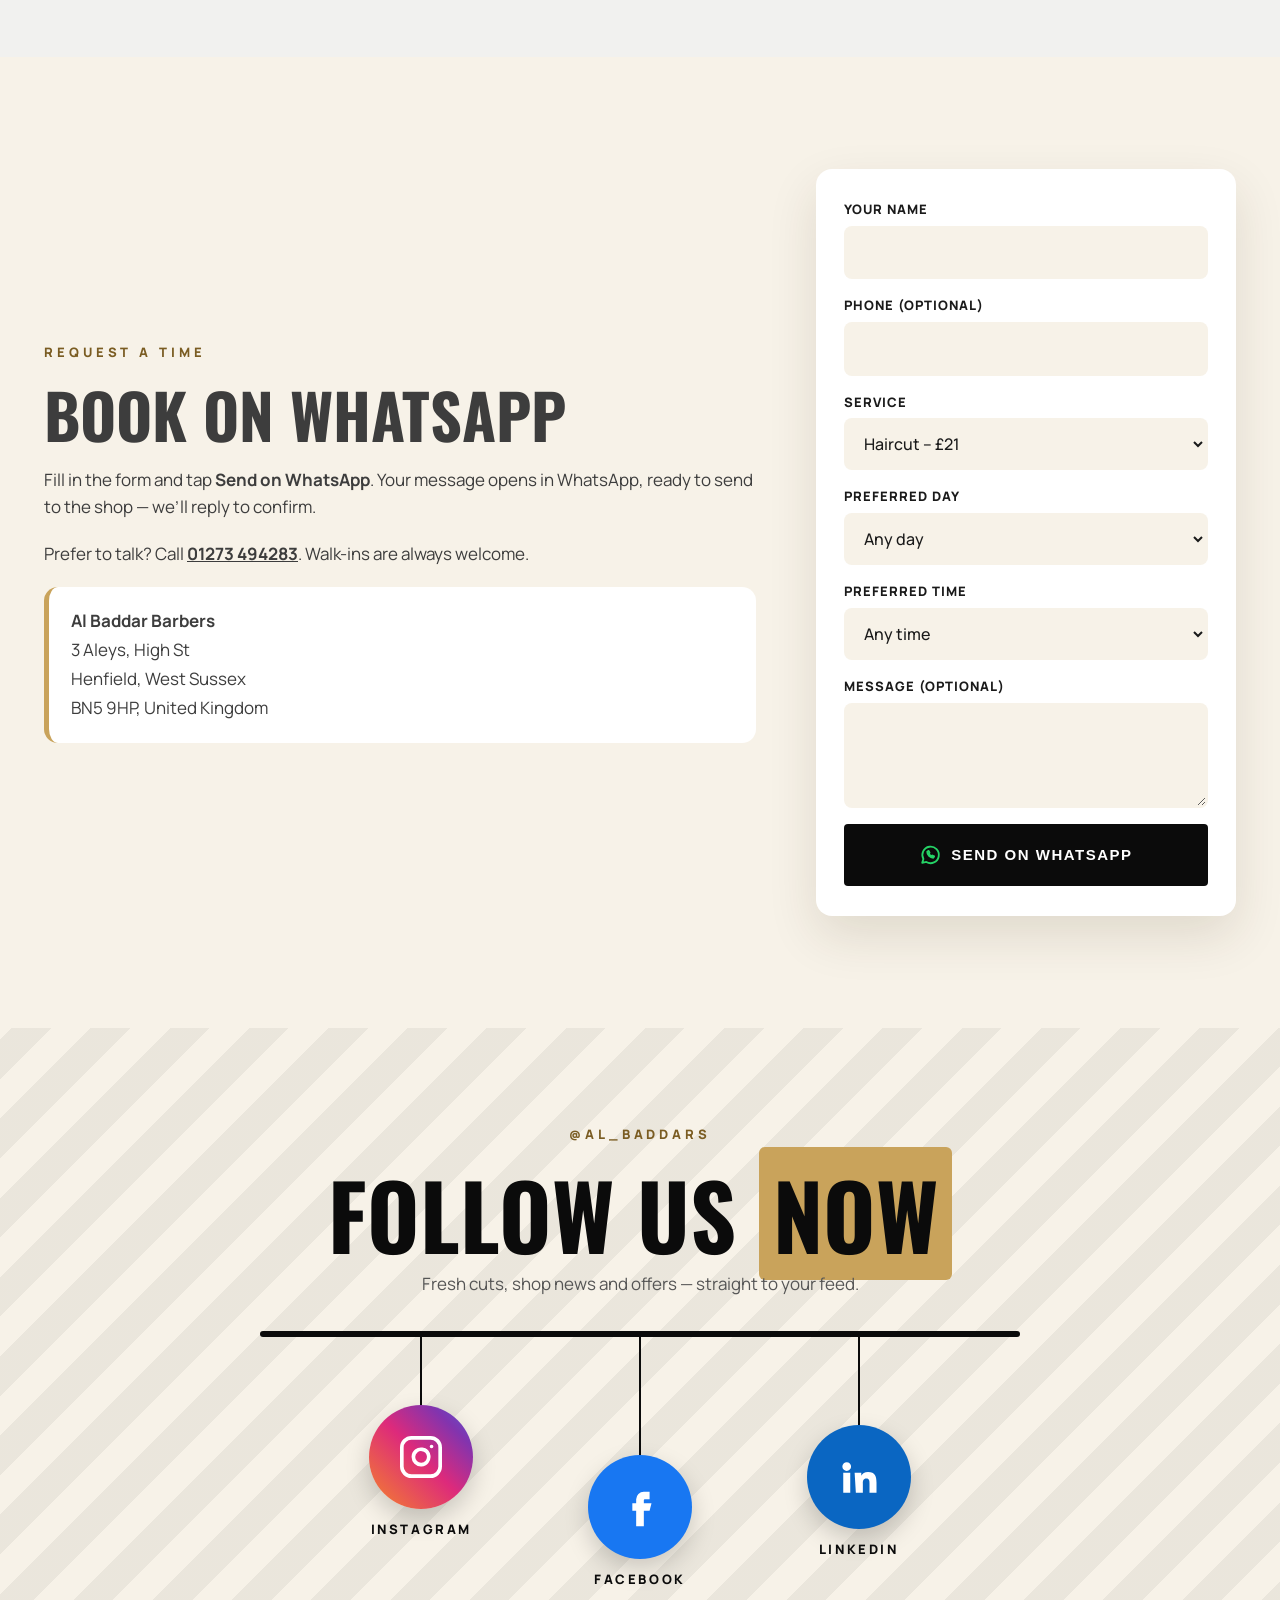
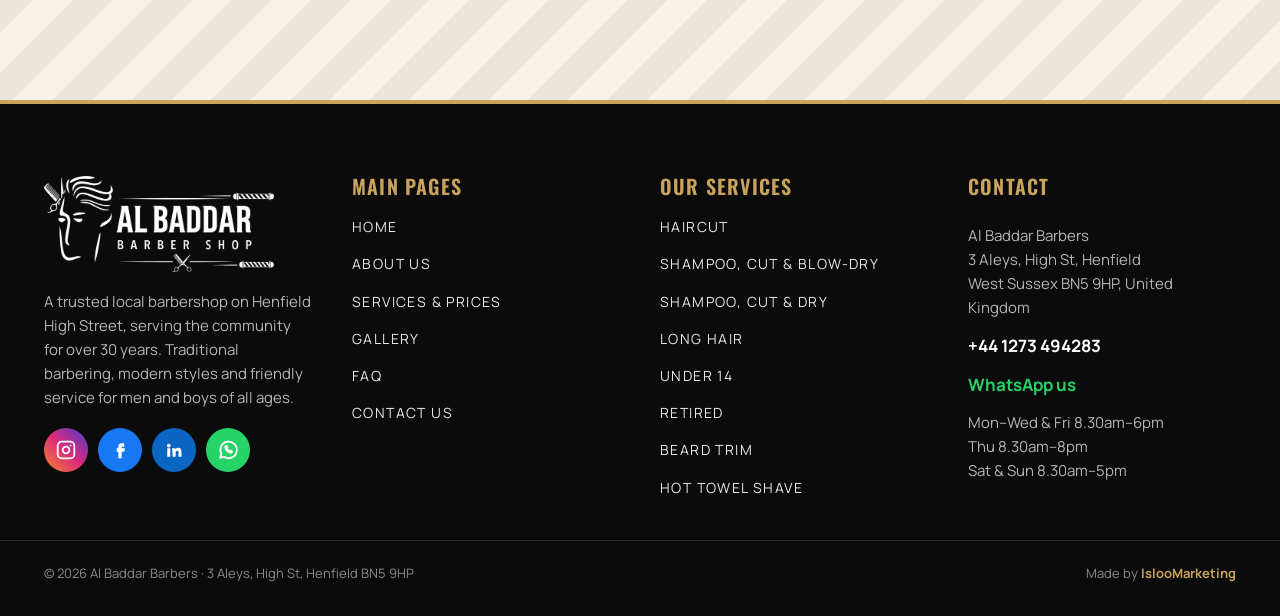
<file: contact.html>
<!doctype html>
<html lang="en-GB">
<head>
<meta charset="utf-8">
<meta name="viewport" content="width=device-width, initial-scale=1">
<title>Contact Al Baddar Barbers | Henfield High Street</title>
<meta name="description" content="Contact Al Baddar Barbers, 3 Aleys, High St, Henfield BN5 9HP. Call 01273 494283 or WhatsApp. Open Mon–Sat, late Thursday until 8pm.">
<link rel="canonical" href="https://www.albaddarbarbers.co.uk/contact.html">
<meta name="robots" content="index, follow, max-image-preview:large">
<meta name="theme-color" content="#0b0b0b">
<meta name="geo.region" content="GB-WSX">
<meta name="geo.placename" content="Henfield">
<meta property="og:type" content="website">
<meta property="og:site_name" content="Al Baddar Barbers">
<meta property="og:locale" content="en_GB">
<meta property="og:title" content="Contact Al Baddar Barbers | Henfield High Street">
<meta property="og:description" content="Contact Al Baddar Barbers, 3 Aleys, High St, Henfield BN5 9HP. Call 01273 494283 or WhatsApp. Open Mon–Sat, late Thursday until 8pm.">
<meta property="og:url" content="https://www.albaddarbarbers.co.uk/contact.html">
<meta property="og:image" content="https://www.albaddarbarbers.co.uk/assets/img/og-image.jpg">
<meta property="og:image:width" content="1200">
<meta property="og:image:height" content="630">
<meta property="og:image:alt" content="Al Baddar Barber Shop, Henfield">
<meta name="twitter:card" content="summary_large_image">
<meta name="twitter:title" content="Contact Al Baddar Barbers | Henfield High Street">
<meta name="twitter:description" content="Contact Al Baddar Barbers, 3 Aleys, High St, Henfield BN5 9HP. Call 01273 494283 or WhatsApp. Open Mon–Sat, late Thursday until 8pm.">
<meta name="twitter:image" content="https://www.albaddarbarbers.co.uk/assets/img/og-image.jpg">
<link rel="icon" href="favicon.ico" sizes="any">
<link rel="icon" type="image/png" sizes="32x32" href="assets/img/favicon-32.png">
<link rel="apple-touch-icon" href="assets/img/apple-touch-icon.png">
<link rel="manifest" href="site.webmanifest">
<link rel="preconnect" href="https://fonts.googleapis.com">
<link rel="preconnect" href="https://fonts.gstatic.com" crossorigin>
<link rel="preload" as="style" href="https://fonts.googleapis.com/css2?family=Oswald:wght@500;600;700&amp;family=Manrope:wght@400;600;700;800&amp;display=swap" onload="this.onload=null;this.rel='stylesheet'">
<noscript><link rel="stylesheet" href="https://fonts.googleapis.com/css2?family=Oswald:wght@500;600;700&amp;family=Manrope:wght@400;600;700;800&amp;display=swap"></noscript>
<link rel="stylesheet" href="assets/css/style.min.css">

<script type="application/ld+json">{
 "@context": "https://schema.org",
 "@graph": [
  {
   "@type": "ContactPage",
   "@id": "https://www.albaddarbarbers.co.uk/contact.html#webpage",
   "url": "https://www.albaddarbarbers.co.uk/contact.html",
   "name": "Contact Al Baddar Barbers",
   "about": {
    "@id": "https://www.albaddarbarbers.co.uk/#business"
   },
   "isPartOf": {
    "@id": "https://www.albaddarbarbers.co.uk/#website"
   },
   "inLanguage": "en-GB",
   "dateModified": "2026-10-15"
  },
  {
   "@type": "BreadcrumbList",
   "itemListElement": [
    {
     "@type": "ListItem",
     "position": 1,
     "name": "Home",
     "item": "https://www.albaddarbarbers.co.uk/"
    },
    {
     "@type": "ListItem",
     "position": 2,
     "name": "Contact Us",
     "item": "https://www.albaddarbarbers.co.uk/contact.html"
    }
   ]
  },
  {
   "@type": [
    "HairSalon",
    "LocalBusiness"
   ],
   "@id": "https://www.albaddarbarbers.co.uk/#business",
   "name": "Al Baddar Barbers",
   "alternateName": [
    "Al Baddar Barber Shop",
    "Al-Baddar Barbers"
   ],
   "description": "Trusted local barbershop on Henfield High Street, serving the community for over 30 years. Haircuts, skin fades, beard trims and hot towel shaves for men and boys of all ages. Walk-ins welcome.",
   "url": "https://www.albaddarbarbers.co.uk/",
   "telephone": "+441273494283",
   "priceRange": "£12–£25",
   "currenciesAccepted": "GBP",
   "foundingDate": "1997",
   "image": [
    "https://www.albaddarbarbers.co.uk/assets/img/shopfront-henfield-high-street.webp",
    "https://www.albaddarbarbers.co.uk/assets/img/barbers-cutting-hair.webp",
    "https://www.albaddarbarbers.co.uk/assets/img/og-image.jpg"
   ],
   "logo": "https://www.albaddarbarbers.co.uk/assets/img/logo-al-baddar.png",
   "address": {
    "@type": "PostalAddress",
    "streetAddress": "3 Aleys, High Street",
    "addressLocality": "Henfield",
    "addressRegion": "West Sussex",
    "postalCode": "BN5 9HP",
    "addressCountry": "GB"
   },
   "hasMap": "https://maps.app.goo.gl/eHV9sWdLyRKpXMxz9",
   "areaServed": [
    {
     "@type": "Place",
     "name": "Henfield"
    },
    {
     "@type": "Place",
     "name": "West Sussex"
    }
   ],
   "openingHoursSpecification": [
    {
     "@type": "OpeningHoursSpecification",
     "dayOfWeek": [
      "Monday",
      "Tuesday",
      "Wednesday",
      "Friday"
     ],
     "opens": "08:30",
     "closes": "18:00"
    },
    {
     "@type": "OpeningHoursSpecification",
     "dayOfWeek": "Thursday",
     "opens": "08:30",
     "closes": "20:00"
    },
    {
     "@type": "OpeningHoursSpecification",
     "dayOfWeek": [
      "Saturday",
      "Sunday"
     ],
     "opens": "08:30",
     "closes": "17:00"
    }
   ],
   "sameAs": [
    "https://www.instagram.com/al_baddars/",
    "https://www.facebook.com/albaddarsbarberssussex/",
    "https://uk.linkedin.com/company/al-baddar"
   ],
   "hasOfferCatalog": {
    "@type": "OfferCatalog",
    "name": "Barber services",
    "itemListElement": [
     {
      "@type": "Offer",
      "price": "21.00",
      "priceCurrency": "GBP",
      "url": "https://www.albaddarbarbers.co.uk/services/haircut.html",
      "itemOffered": {
       "@type": "Service",
       "name": "Haircut",
       "description": "Our classic gents haircut — a traditional cut, skin fade or modern fade, finished with a professional style."
      }
     },
     {
      "@type": "Offer",
      "price": "25.00",
      "priceCurrency": "GBP",
      "url": "https://www.albaddarbarbers.co.uk/services/shampoo-cut-blow-dry.html",
      "itemOffered": {
       "@type": "Service",
       "name": "Shampoo, Cut & Blow-dry",
       "description": "A fresh shampoo, your haircut of choice, then blow-dried and styled."
      }
     },
     {
      "@type": "Offer",
      "price": "24.00",
      "priceCurrency": "GBP",
      "url": "https://www.albaddarbarbers.co.uk/services/shampoo-cut-dry.html",
      "itemOffered": {
       "@type": "Service",
       "name": "Shampoo, Cut & Dry",
       "description": "Shampoo and haircut, dried and finished."
      }
     },
     {
      "@type": "Offer",
      "price": "22.00",
      "priceCurrency": "GBP",
      "url": "https://www.albaddarbarbers.co.uk/services/long-hair.html",
      "itemOffered": {
       "@type": "Service",
       "name": "Long Hair",
       "description": "Shaping and trimming for longer styles."
      }
     },
     {
      "@type": "Offer",
      "price": "17.00",
      "priceCurrency": "GBP",
      "url": "https://www.albaddarbarbers.co.uk/services/under-14.html",
      "itemOffered": {
       "@type": "Service",
       "name": "Under 14",
       "description": "Haircuts for boys under 14 — patient, friendly service."
      }
     },
     {
      "@type": "Offer",
      "price": "17.00",
      "priceCurrency": "GBP",
      "url": "https://www.albaddarbarbers.co.uk/services/retired.html",
      "itemOffered": {
       "@type": "Service",
       "name": "Retired",
       "description": "The same quality haircut at a reduced price for retired customers."
      }
     },
     {
      "@type": "Offer",
      "price": "12.00",
      "priceCurrency": "GBP",
      "url": "https://www.albaddarbarbers.co.uk/services/beard-trim.html",
      "itemOffered": {
       "@type": "Service",
       "name": "Beard Trim",
       "description": "Your beard shaped, lined up and tidied to suit your face."
      }
     },
     {
      "@type": "Offer",
      "price": "22.00",
      "priceCurrency": "GBP",
      "url": "https://www.albaddarbarbers.co.uk/services/hot-towel-shave.html",
      "itemOffered": {
       "@type": "Service",
       "name": "Hot Towel Shave",
       "description": "The traditional barber shave, with hot towels."
      }
     }
    ]
   }
  }
 ]
}</script>
</head>
<body>
<a class="skip" href="#main">Skip to content</a>
<div class="fly-layer" aria-hidden="true"><div class="fly"><svg width="80" height="80" viewBox="0 0 24 24" fill="none" stroke="currentColor" stroke-width="1.3" stroke-linecap="round" stroke-linejoin="round" aria-hidden="true"><path d="M6 3a3 3 0 1 0 0 6 3 3 0 0 0 0-6zM6 15a3 3 0 1 0 0 6 3 3 0 0 0 0-6zM20 4L8.1 15.9M14.5 14.5L20 20M8.1 8.1L12 12"/></svg></div><div class="fly"><svg width="96" height="96" viewBox="0 0 24 24" fill="none" stroke="currentColor" stroke-width="1.3" stroke-linecap="round" stroke-linejoin="round" aria-hidden="true"><path d="M3 6h18v4H3zM5 10v8M8 10v8M11 10v8M14 10v8M17 10v8M20 10v6"/></svg></div><div class="fly"><svg width="72" height="72" viewBox="0 0 24 24" fill="none" stroke="currentColor" stroke-width="1.3" stroke-linecap="round" stroke-linejoin="round" aria-hidden="true"><path d="M8 2h8a3 3 0 0 1 3 3v5a3 3 0 0 1-3 3H8a3 3 0 0 1-3-3V5a3 3 0 0 1 3-3zM10 13h4v9h-4zM9 6h.01M12 6h.01M15 6h.01M9 9h.01M12 9h.01M15 9h.01"/></svg></div><div class="fly"><svg width="110" height="110" viewBox="0 0 24 24" fill="none" stroke="currentColor" stroke-width="1.3" stroke-linecap="round" stroke-linejoin="round" aria-hidden="true"><path d="M8 3h8l1 4 4 2-2 12H5L3 9l4-2zM9 3c0 2 1.3 3 3 3s3-1 3-3"/></svg></div><div class="fly"><svg width="70" height="70" viewBox="0 0 24 24" fill="none" stroke="currentColor" stroke-width="1.3" stroke-linecap="round" stroke-linejoin="round" aria-hidden="true"><path d="M7 2h10v4H7zM6 6h12l-1 14a2 2 0 0 1-2 2H9a2 2 0 0 1-2-2zM9 2v4M12 2v4M15 2v4M10 12h4"/></svg></div><div class="fly"><svg width="64" height="64" viewBox="0 0 24 24" fill="none" stroke="currentColor" stroke-width="1.3" stroke-linecap="round" stroke-linejoin="round" aria-hidden="true"><path d="M10 2h4v3h-4zM9 5h6l-.5 15a1.5 1.5 0 0 1-1.5 1.5h-2A1.5 1.5 0 0 1 9.5 20zM12 9v3"/></svg></div><div class="fly"><svg width="100" height="100" viewBox="0 0 24 24" fill="none" stroke="currentColor" stroke-width="1.3" stroke-linecap="round" stroke-linejoin="round" aria-hidden="true"><path d="M6 3a3 3 0 1 0 0 6 3 3 0 0 0 0-6zM6 15a3 3 0 1 0 0 6 3 3 0 0 0 0-6zM20 4L8.1 15.9M14.5 14.5L20 20M8.1 8.1L12 12"/></svg></div><div class="fly"><svg width="76" height="76" viewBox="0 0 24 24" fill="none" stroke="currentColor" stroke-width="1.3" stroke-linecap="round" stroke-linejoin="round" aria-hidden="true"><path d="M3 6h18v4H3zM5 10v8M8 10v8M11 10v8M14 10v8M17 10v8M20 10v6"/></svg></div></div>
<div class="fabs">
<a href="https://wa.me/441273494283?text=Hi%20Al%20Baddar%20Barbers%2C%20I%20would%20like%20to%20book%20an%20appointment." class="fab wa" aria-label="Chat on WhatsApp" target="_blank" rel="noopener"><svg width="30" height="30" viewBox="0 0 24 24" fill="none" stroke="currentColor" stroke-width="1.9" stroke-linecap="round" stroke-linejoin="round" aria-hidden="true"><path d="M3.5 20.5l1.3-4.2A9 9 0 1 1 8 19.6zM9 8.5c0 3.5 3 6.5 6.5 6.5l1-1.5-2-1-1 .8c-1.2-.5-2.3-1.6-2.8-2.8l.8-1-1-2z"/></svg></a>
<a href="tel:+441273494283" class="fab call" aria-label="Call Al Baddar Barbers"><svg width="24" height="24" viewBox="0 0 24 24" fill="none" stroke="currentColor" stroke-width="2" stroke-linecap="round" stroke-linejoin="round" aria-hidden="true"><path d="M22 16.9v3a2 2 0 0 1-2.2 2 19.8 19.8 0 0 1-8.6-3.1 19.5 19.5 0 0 1-6-6A19.8 19.8 0 0 1 2.1 4.2 2 2 0 0 1 4.1 2h3a2 2 0 0 1 2 1.7c.1 1 .4 1.9.7 2.8a2 2 0 0 1-.5 2.1L8 9.9a16 16 0 0 0 6 6l1.3-1.3a2 2 0 0 1 2.1-.4c.9.3 1.8.6 2.8.7a2 2 0 0 1 1.7 2z"/></svg></a>
</div>
<div class="topbar"><div class="container">
<div class="info"><span class="hide-xs"><svg width="14" height="14" viewBox="0 0 24 24" fill="#EA4335" stroke="none" stroke-width="0" stroke-linecap="round" stroke-linejoin="round" aria-hidden="true"><path d="M12 2a7 7 0 0 0-7 7c0 5 7 13 7 13s7-8 7-13a7 7 0 0 0-7-7zm0 9.5A2.5 2.5 0 1 1 12 6.5a2.5 2.5 0 0 1 0 5z"/></svg> 3 Aleys, High St, Henfield BN5 9HP</span><a href="tel:+441273494283">+44 1273 494283</a><span class="late hide-sm">Thursday late until 8pm</span></div>
<div class="socials"><a href="https://www.instagram.com/al_baddars/" class="soc soc-sm ig" aria-label="Instagram" target="_blank" rel="noopener"><svg width="17" height="17" viewBox="0 0 24 24" fill="none" stroke="currentColor" stroke-width="2.1" stroke-linecap="round" stroke-linejoin="round" aria-hidden="true"><path d="M7 2h10a5 5 0 0 1 5 5v10a5 5 0 0 1-5 5H7a5 5 0 0 1-5-5V7a5 5 0 0 1 5-5zM16 11.4A4 4 0 1 1 12.6 8 4 4 0 0 1 16 11.4zM17.5 6.5h.01"/></svg></a><a href="https://www.facebook.com/albaddarsbarberssussex/" class="soc soc-sm fb" aria-label="Facebook" target="_blank" rel="noopener"><svg width="17" height="17" viewBox="0 0 24 24" fill="currentColor" stroke="none" stroke-width="2.1" stroke-linecap="round" stroke-linejoin="round" aria-hidden="true"><path d="M14 8h3V4h-3a4 4 0 0 0-4 4v2H8v4h2v8h4v-8h3l1-4h-4V8.5a.5.5 0 0 1 .5-.5z"/></svg></a><a href="https://uk.linkedin.com/company/al-baddar" class="soc soc-sm li" aria-label="LinkedIn" target="_blank" rel="noopener"><svg width="16" height="16" viewBox="0 0 24 24" fill="currentColor" stroke="none" stroke-width="2.1" stroke-linecap="round" stroke-linejoin="round" aria-hidden="true"><path d="M4.98 3.5a2.5 2.5 0 1 1 0 5 2.5 2.5 0 0 1 0-5zM3 9.5h4V21H3zM9.5 9.5h3.8v1.6h.1c.5-1 1.8-2 3.8-2 4 0 4.8 2.6 4.8 6V21h-4v-5.2c0-1.3 0-2.9-1.8-2.9s-2 1.4-2 2.8V21h-4z"/></svg></a></div>
</div></div>
<header class="header"><div class="container">
<a class="brand" href="index.html#top" aria-label="Al Baddar Barbers home"><img src="assets/img/logo-al-baddar.webp" alt="Al Baddar Barber Shop" width="600" height="251"></a>
<nav class="nav" aria-label="Main">
<a href="index.html#top">Home</a><a href="about.html">About</a>
<div class="dd"><a href="index.html#services">Services <svg width="12" height="12" viewBox="0 0 24 24" fill="none" stroke="currentColor" stroke-width="2.5" stroke-linecap="round" stroke-linejoin="round" aria-hidden="true"><path d="M6 9l6 6 6-6"/></svg></a><div class="dd-menu"><a href="services/haircut.html"><span>Haircut</span><b>£21</b></a><a href="services/shampoo-cut-blow-dry.html"><span>Shampoo, Cut &amp; Blow-dry</span><b>£25</b></a><a href="services/shampoo-cut-dry.html"><span>Shampoo, Cut &amp; Dry</span><b>£24</b></a><a href="services/long-hair.html"><span>Long Hair</span><b>£22</b></a><a href="services/under-14.html"><span>Under 14</span><b>£17</b></a><a href="services/retired.html"><span>Retired</span><b>£17</b></a><a href="services/beard-trim.html"><span>Beard Trim</span><b>£12</b></a><a href="services/hot-towel-shave.html"><span>Hot Towel Shave</span><b>£22</b></a></div></div>
<a href="index.html#gallery">Gallery</a><a href="index.html#faq">FAQ</a><a href="contact.html">Contact</a>
</nav>
<div class="header-cta">
<a class="btn btn-gold btn-sm hide-xs" href="https://wa.me/441273494283?text=Hi%20Al%20Baddar%20Barbers%2C%20I%20would%20like%20to%20book%20an%20appointment." target="_blank" rel="noopener">Book Now</a>
<details class="burger"><summary aria-label="Open menu"><svg width="20" height="20" viewBox="0 0 24 24" fill="none" stroke="currentColor" stroke-width="2" stroke-linecap="round" stroke-linejoin="round" aria-hidden="true"><path d="M3 6h18M3 12h18M3 18h18"/></svg></summary>
<nav class="mnav" aria-label="Mobile"><a href="index.html#top">Home</a><a href="about.html">About</a><a href="index.html#services">Services &amp; Prices</a><a class="sub" href="services/haircut.html">— Haircut · £21</a><a class="sub" href="services/shampoo-cut-blow-dry.html">— Shampoo, Cut &amp; Blow-dry · £25</a><a class="sub" href="services/shampoo-cut-dry.html">— Shampoo, Cut &amp; Dry · £24</a><a class="sub" href="services/long-hair.html">— Long Hair · £22</a><a class="sub" href="services/under-14.html">— Under 14 · £17</a><a class="sub" href="services/retired.html">— Retired · £17</a><a class="sub" href="services/beard-trim.html">— Beard Trim · £12</a><a class="sub" href="services/hot-towel-shave.html">— Hot Towel Shave · £22</a><a href="index.html#gallery">Gallery</a><a href="index.html#faq">FAQ</a><a href="contact.html">Contact</a></nav>
</details>
</div>
</div></header>
<main id="main">
<section class="page-hero photo-bg">
<img src="assets/img/shopfront-henfield-high-street.webp" srcset="assets/img/shopfront-henfield-high-street-400.webp 400w, assets/img/shopfront-henfield-high-street-800.webp 800w, assets/img/shopfront-henfield-high-street.webp 1319w" sizes="100vw" alt="" width="1319" height="1067" fetchpriority="high" class="bg">
<div class="container">
<nav class="crumbs light" aria-label="Breadcrumb"><ol><li><a href="index.html">Home</a></li><li aria-current="page">Contact Us</li></ol></nav>
<p class="eyebrow">Contact Us</p><h1>Contact Al Baddar Barbers</h1><p class="intro">Call, WhatsApp or walk in — we’re on Henfield High Street, open 7 days a week.</p>
</div></section>

<section class="section bg-grey" id="visit"><div class="container">
<div class="center rv"><p class="eyebrow">Contact Us</p><h2 class="h2">Visit the Shop</h2>
<p class="lead">Find us on Henfield High Street. Walk in, call, or send a WhatsApp — whatever suits you.</p></div>
<div class="ccards">
<a class="ccard rv" href="tel:+441273494283"><span class="ic"><svg width="24" height="24" viewBox="0 0 24 24" fill="none" stroke="currentColor" stroke-width="2" stroke-linecap="round" stroke-linejoin="round" aria-hidden="true"><path d="M22 16.9v3a2 2 0 0 1-2.2 2 19.8 19.8 0 0 1-8.6-3.1 19.5 19.5 0 0 1-6-6A19.8 19.8 0 0 1 2.1 4.2 2 2 0 0 1 4.1 2h3a2 2 0 0 1 2 1.7c.1 1 .4 1.9.7 2.8a2 2 0 0 1-.5 2.1L8 9.9a16 16 0 0 0 6 6l1.3-1.3a2 2 0 0 1 2.1-.4c.9.3 1.8.6 2.8.7a2 2 0 0 1 1.7 2z"/></svg></span><span><strong>Call Us</strong><span class="t">+44 1273 494283</span></span></a>
<a class="ccard rv" href="https://wa.me/441273494283?text=Hi%20Al%20Baddar%20Barbers%2C%20I%20would%20like%20to%20book%20an%20appointment." target="_blank" rel="noopener"><span class="ic wa"><svg width="28" height="28" viewBox="0 0 24 24" fill="none" stroke="currentColor" stroke-width="1.9" stroke-linecap="round" stroke-linejoin="round" aria-hidden="true"><path d="M3.5 20.5l1.3-4.2A9 9 0 1 1 8 19.6zM9 8.5c0 3.5 3 6.5 6.5 6.5l1-1.5-2-1-1 .8c-1.2-.5-2.3-1.6-2.8-2.8l.8-1-1-2z"/></svg></span><span><strong>WhatsApp</strong><span class="t">Message to request a time</span></span></a>
<a class="ccard rv" href="https://maps.app.goo.gl/eHV9sWdLyRKpXMxz9" target="_blank" rel="noopener"><span class="ic pin"><svg width="28" height="28" viewBox="0 0 24 24" fill="#EA4335" stroke="none" stroke-width="0" stroke-linecap="round" stroke-linejoin="round" aria-hidden="true"><path d="M12 2a7 7 0 0 0-7 7c0 5 7 13 7 13s7-8 7-13a7 7 0 0 0-7-7zm0 9.5A2.5 2.5 0 1 1 12 6.5a2.5 2.5 0 0 1 0 5z"/></svg></span><span><strong>Get Directions</strong><span class="t">3 Aleys, High St, BN5 9HP</span></span></a>
</div>
<div class="visit">
<div class="map rv"><iframe src="https://www.google.com/maps?q=Al+Baddar+Barbers%2C+3+High+St%2C+Henfield+BN5+9HP%2C+UK&output=embed" title="Map showing Al Baddar Barbers on Henfield High Street" loading="lazy" referrerpolicy="no-referrer-when-downgrade" allowfullscreen></iframe></div>
<div class="hours rv"><h3><span class="ic"><svg width="22" height="22" viewBox="0 0 24 24" fill="none" stroke="currentColor" stroke-width="2" stroke-linecap="round" stroke-linejoin="round" aria-hidden="true"><path d="M12 2a10 10 0 1 0 0 20 10 10 0 0 0 0-20zM12 6v6l4 2"/></svg></span>Opening Hours</h3><dl><div><dt>Monday</dt><dd class="">8.30am – 6.00pm</dd></div><div><dt>Tuesday</dt><dd class="">8.30am – 6.00pm</dd></div><div><dt>Wednesday</dt><dd class="">8.30am – 6.00pm</dd></div><div><dt>Thursday</dt><dd class="late">8.30am – 8.00pm</dd></div><div><dt>Friday</dt><dd class="">8.30am – 6.00pm</dd></div><div><dt>Saturday</dt><dd class="">8.30am – 5.00pm</dd></div><div><dt>Sunday</dt><dd class="">8.30am – 5.00pm</dd></div></dl><div class="ph"><img src="assets/img/shopfront-henfield-high-street.webp" srcset="assets/img/shopfront-henfield-high-street-400.webp 400w, assets/img/shopfront-henfield-high-street-800.webp 800w, assets/img/shopfront-henfield-high-street.webp 1319w" sizes="(max-width: 900px) 100vw, 600px" alt="Al Baddar Barbers shopfront on Henfield High Street" width="1319" height="1067" loading="lazy" decoding="async"></div></div>
</div>
</div></section>

<section class="section bg-cream"><div class="container split">
<div class="grow stack about-copy rv">
<p class="eyebrow" style="margin:0">Request a Time</p>
<h2 class="h2">Book on WhatsApp</h2>
<p>Fill in the form and tap <strong>Send on WhatsApp</strong>. Your message opens in WhatsApp, ready to send to the shop — we’ll reply to confirm.</p>
<p>Prefer to talk? Call <a href="tel:+441273494283"><strong>01273 494283</strong></a>. Walk-ins are always welcome.</p>
<address class="addr"><strong>Al Baddar Barbers</strong><br>3 Aleys, High St<br>Henfield, West Sussex<br>BN5 9HP, United Kingdom</address>
</div>
<form class="book rv" id="book" action="https://wa.me/441273494283" method="get" target="_blank">
<div class="row2"><label>Your name<input name="name" autocomplete="name" required></label><label>Phone (optional)<input name="phone" type="tel" autocomplete="tel"></label></div>
<label>Service<select name="service"><option>Haircut – £21</option><option>Shampoo, Cut &amp; Blow-dry – £25</option><option>Shampoo, Cut &amp; Dry – £24</option><option>Long Hair – £22</option><option>Under 14 – £17</option><option>Retired – £17</option><option>Beard Trim – £12</option><option>Hot Towel Shave – £22</option></select></label>
<div class="row2"><label>Preferred day<select name="day"><option>Any day</option><option>Monday</option><option>Tuesday</option><option>Wednesday</option><option>Thursday</option><option>Friday</option><option>Saturday</option><option>Sunday</option></select></label>
<label>Preferred time<select name="time"><option>Any time</option><option>Morning</option><option>Afternoon</option><option>Evening (Thursday late)</option></select></label></div>
<label>Message (optional)<textarea name="message" rows="3"></textarea></label>
<input type="hidden" name="text" value="Hi Al Baddar Barbers, I would like to book an appointment.">
<button class="btn btn-dark btn-block" type="submit"><span style="color:var(--wa);display:flex"><svg width="22" height="22" viewBox="0 0 24 24" fill="none" stroke="currentColor" stroke-width="2" stroke-linecap="round" stroke-linejoin="round" aria-hidden="true"><path d="M3.5 20.5l1.3-4.2A9 9 0 1 1 8 19.6zM9 8.5c0 3.5 3 6.5 6.5 6.5l1-1.5-2-1-1 .8c-1.2-.5-2.3-1.6-2.8-2.8l.8-1-1-2z"/></svg></span>Send on WhatsApp</button>
</form>
</div></section>
<section class="follow" aria-labelledby="follow-h"><div class="container">
<p class="eyebrow">@al_baddars</p>
<h2 id="follow-h" class="rv">Follow Us <span>Now</span></h2>
<p class="muted">Fresh cuts, shop news and offers — straight to your feed.</p>
<div class="rail"></div>
<div class="hangers"><div class="hang" style="--len:70px"><span class="string"></span><a href="https://www.instagram.com/al_baddars/" target="_blank" rel="noopener"><span class="soc ig"><svg width="46" height="46" viewBox="0 0 24 24" fill="none" stroke="currentColor" stroke-width="1.9" stroke-linecap="round" stroke-linejoin="round" aria-hidden="true"><path d="M7 2h10a5 5 0 0 1 5 5v10a5 5 0 0 1-5 5H7a5 5 0 0 1-5-5V7a5 5 0 0 1 5-5zM16 11.4A4 4 0 1 1 12.6 8 4 4 0 0 1 16 11.4zM17.5 6.5h.01"/></svg></span>Instagram</a></div><div class="hang" style="--len:120px"><span class="string"></span><a href="https://www.facebook.com/albaddarsbarberssussex/" target="_blank" rel="noopener"><span class="soc fb"><svg width="46" height="46" viewBox="0 0 24 24" fill="currentColor" stroke="none" stroke-width="1.9" stroke-linecap="round" stroke-linejoin="round" aria-hidden="true"><path d="M14 8h3V4h-3a4 4 0 0 0-4 4v2H8v4h2v8h4v-8h3l1-4h-4V8.5a.5.5 0 0 1 .5-.5z"/></svg></span>Facebook</a></div><div class="hang" style="--len:90px"><span class="string"></span><a href="https://uk.linkedin.com/company/al-baddar" target="_blank" rel="noopener"><span class="soc li"><svg width="42" height="42" viewBox="0 0 24 24" fill="currentColor" stroke="none" stroke-width="1.9" stroke-linecap="round" stroke-linejoin="round" aria-hidden="true"><path d="M4.98 3.5a2.5 2.5 0 1 1 0 5 2.5 2.5 0 0 1 0-5zM3 9.5h4V21H3zM9.5 9.5h3.8v1.6h.1c.5-1 1.8-2 3.8-2 4 0 4.8 2.6 4.8 6V21h-4v-5.2c0-1.3 0-2.9-1.8-2.9s-2 1.4-2 2.8V21h-4z"/></svg></span>LinkedIn</a></div></div>
</div></section>
</main>
<footer class="footer"><div class="container cols">
<div><img class="logo" src="assets/img/logo-al-baddar.webp" alt="Al Baddar Barber Shop" width="600" height="251" loading="lazy">
<p style="margin-top:18px">A trusted local barbershop on Henfield High Street, serving the community for over 30 years. Traditional barbering, modern styles and friendly service for men and boys of all ages.</p>
<div class="socials"><a href="https://www.instagram.com/al_baddars/" class="soc ig" aria-label="Instagram" target="_blank" rel="noopener"><svg width="20" height="20" viewBox="0 0 24 24" fill="none" stroke="currentColor" stroke-width="2.1" stroke-linecap="round" stroke-linejoin="round" aria-hidden="true"><path d="M7 2h10a5 5 0 0 1 5 5v10a5 5 0 0 1-5 5H7a5 5 0 0 1-5-5V7a5 5 0 0 1 5-5zM16 11.4A4 4 0 1 1 12.6 8 4 4 0 0 1 16 11.4zM17.5 6.5h.01"/></svg></a><a href="https://www.facebook.com/albaddarsbarberssussex/" class="soc fb" aria-label="Facebook" target="_blank" rel="noopener"><svg width="20" height="20" viewBox="0 0 24 24" fill="currentColor" stroke="none" stroke-width="2.1" stroke-linecap="round" stroke-linejoin="round" aria-hidden="true"><path d="M14 8h3V4h-3a4 4 0 0 0-4 4v2H8v4h2v8h4v-8h3l1-4h-4V8.5a.5.5 0 0 1 .5-.5z"/></svg></a><a href="https://uk.linkedin.com/company/al-baddar" class="soc li" aria-label="LinkedIn" target="_blank" rel="noopener"><svg width="18" height="18" viewBox="0 0 24 24" fill="currentColor" stroke="none" stroke-width="2.1" stroke-linecap="round" stroke-linejoin="round" aria-hidden="true"><path d="M4.98 3.5a2.5 2.5 0 1 1 0 5 2.5 2.5 0 0 1 0-5zM3 9.5h4V21H3zM9.5 9.5h3.8v1.6h.1c.5-1 1.8-2 3.8-2 4 0 4.8 2.6 4.8 6V21h-4v-5.2c0-1.3 0-2.9-1.8-2.9s-2 1.4-2 2.8V21h-4z"/></svg></a><a href="https://wa.me/441273494283?text=Hi%20Al%20Baddar%20Barbers%2C%20I%20would%20like%20to%20book%20an%20appointment." class="soc wa" aria-label="WhatsApp" target="_blank" rel="noopener"><svg width="22" height="22" viewBox="0 0 24 24" fill="none" stroke="currentColor" stroke-width="2" stroke-linecap="round" stroke-linejoin="round" aria-hidden="true"><path d="M3.5 20.5l1.3-4.2A9 9 0 1 1 8 19.6zM9 8.5c0 3.5 3 6.5 6.5 6.5l1-1.5-2-1-1 .8c-1.2-.5-2.3-1.6-2.8-2.8l.8-1-1-2z"/></svg></a></div></div>
<nav aria-labelledby="f-pages"><h2 id="f-pages">Main Pages</h2><ul><li><a href="index.html#top">Home</a></li><li><a href="about.html">About Us</a></li><li><a href="index.html#services">Services &amp; Prices</a></li><li><a href="index.html#gallery">Gallery</a></li><li><a href="index.html#faq">FAQ</a></li><li><a href="contact.html">Contact Us</a></li></ul></nav>
<nav aria-labelledby="f-svc"><h2 id="f-svc">Our Services</h2><ul><li><a href="services/haircut.html">Haircut</a></li><li><a href="services/shampoo-cut-blow-dry.html">Shampoo, Cut &amp; Blow-dry</a></li><li><a href="services/shampoo-cut-dry.html">Shampoo, Cut &amp; Dry</a></li><li><a href="services/long-hair.html">Long Hair</a></li><li><a href="services/under-14.html">Under 14</a></li><li><a href="services/retired.html">Retired</a></li><li><a href="services/beard-trim.html">Beard Trim</a></li><li><a href="services/hot-towel-shave.html">Hot Towel Shave</a></li></ul></nav>
<div class="contact"><h2>Contact</h2>
<address>Al Baddar Barbers<br>3 Aleys, High St, Henfield<br>West Sussex BN5 9HP, United Kingdom</address>
<a href="tel:+441273494283" style="color:#fff">+44 1273 494283</a>
<a href="https://wa.me/441273494283?text=Hi%20Al%20Baddar%20Barbers%2C%20I%20would%20like%20to%20book%20an%20appointment." style="color:var(--wa)" target="_blank" rel="noopener">WhatsApp us</a>
<p>Mon–Wed &amp; Fri 8.30am–6pm<br>Thu 8.30am–8pm<br>Sat &amp; Sun 8.30am–5pm</p></div>
</div>
<div class="legal"><div class="container"><span>© <span data-year>2026</span> Al Baddar Barbers · 3 Aleys, High St, Henfield BN5 9HP</span><span>Made by <strong style="color:var(--gold)">IslooMarketing</strong></span></div></div>
</footer>
<script src="assets/js/main.min.js" defer></script>
</body>
</html>
</file>
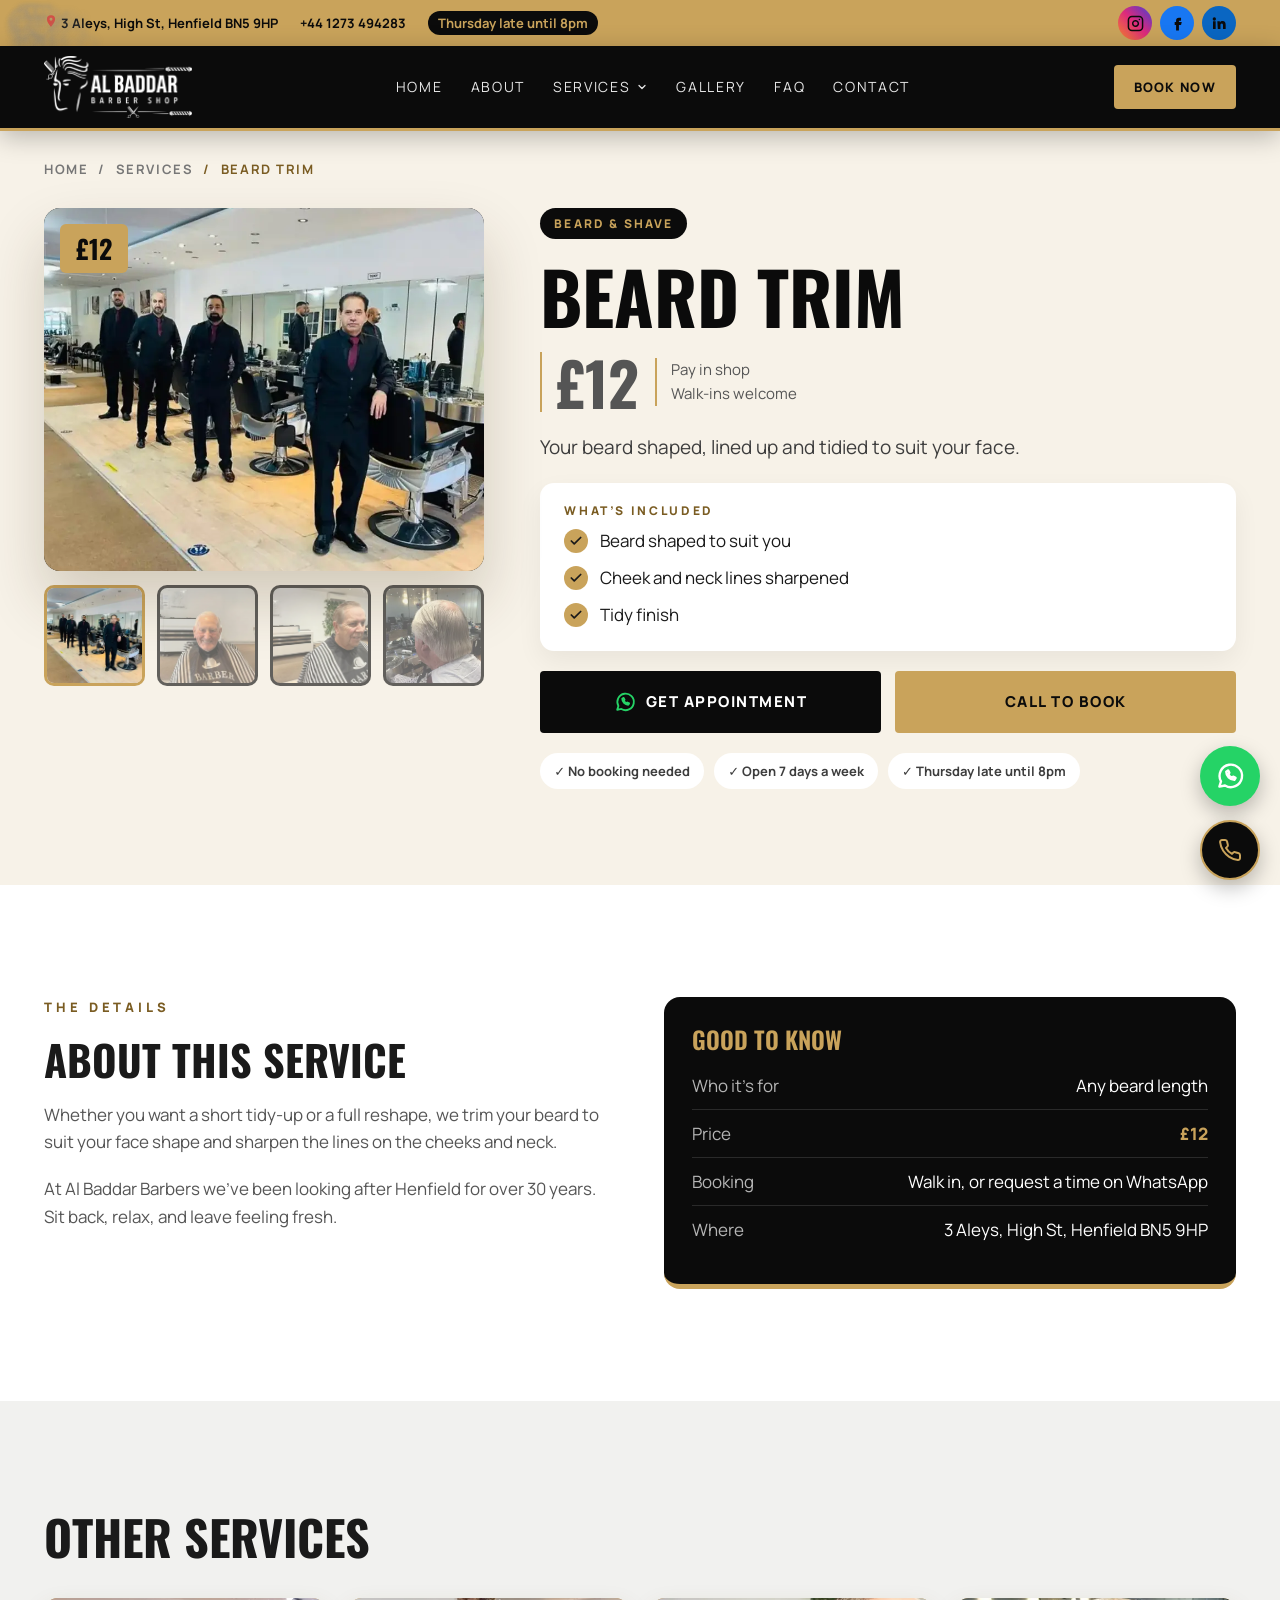
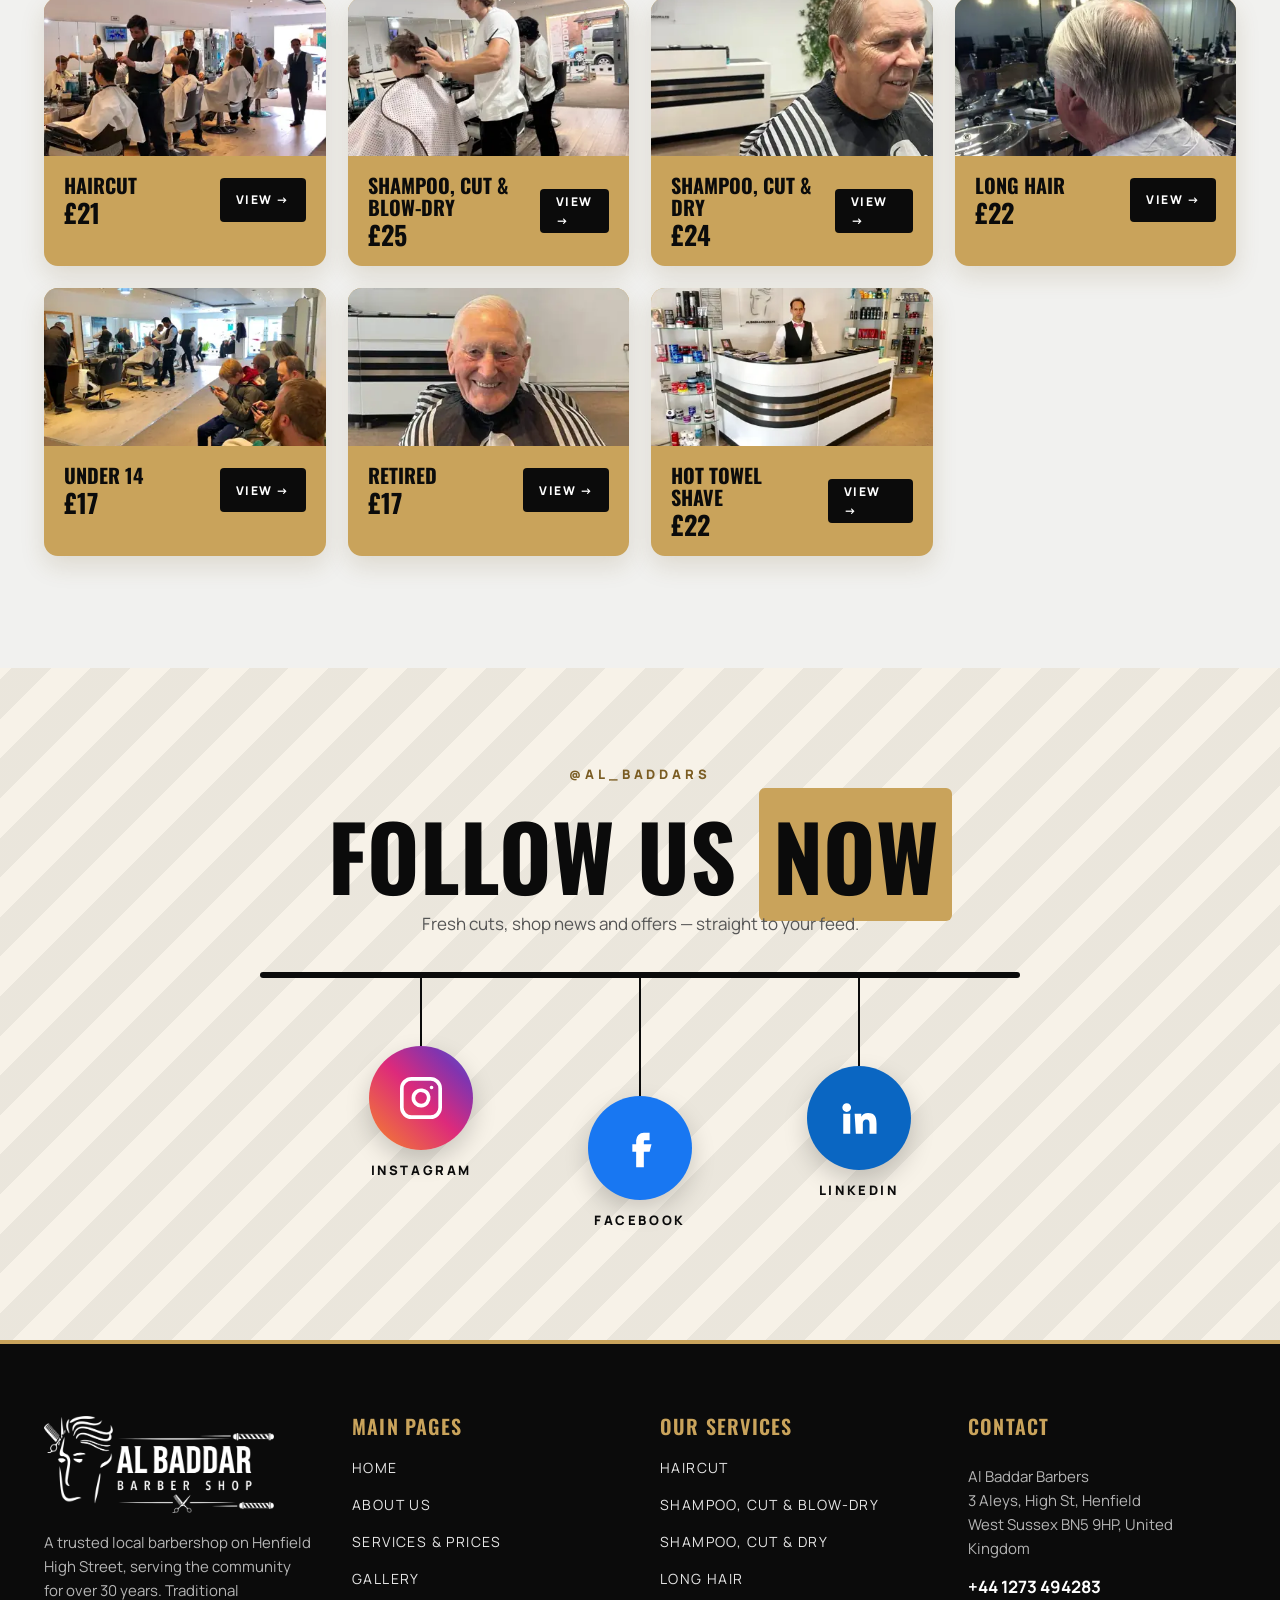
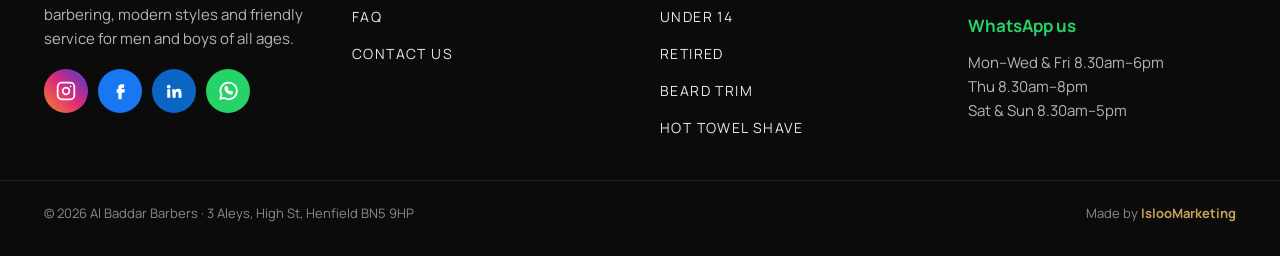
<file: services/beard-trim.html>
<!doctype html>
<html lang="en-GB">
<head>
<meta charset="utf-8">
<meta name="viewport" content="width=device-width, initial-scale=1">
<title>Beard Trim &amp; Shape-up in Henfield – £12 | Al Baddar</title>
<meta name="description" content="Beard Trim £12 at Al Baddar Barbers, Henfield High Street. Shaped, lined up and tidied to suit your face. Walk-ins welcome — 01273 494283.">
<link rel="canonical" href="https://www.albaddarbarbers.co.uk/services/beard-trim.html">
<meta name="robots" content="index, follow, max-image-preview:large">
<meta name="theme-color" content="#0b0b0b">
<meta name="geo.region" content="GB-WSX">
<meta name="geo.placename" content="Henfield">
<meta property="og:type" content="website">
<meta property="og:site_name" content="Al Baddar Barbers">
<meta property="og:locale" content="en_GB">
<meta property="og:title" content="Beard Trim &amp; Shape-up in Henfield – £12 | Al Baddar">
<meta property="og:description" content="Beard Trim £12 at Al Baddar Barbers, Henfield High Street. Shaped, lined up and tidied to suit your face. Walk-ins welcome — 01273 494283.">
<meta property="og:url" content="https://www.albaddarbarbers.co.uk/services/beard-trim.html">
<meta property="og:image" content="https://www.albaddarbarbers.co.uk/assets/img/og-image.jpg">
<meta property="og:image:width" content="1200">
<meta property="og:image:height" content="630">
<meta property="og:image:alt" content="Al Baddar Barber Shop, Henfield">
<meta name="twitter:card" content="summary_large_image">
<meta name="twitter:title" content="Beard Trim &amp; Shape-up in Henfield – £12 | Al Baddar">
<meta name="twitter:description" content="Beard Trim £12 at Al Baddar Barbers, Henfield High Street. Shaped, lined up and tidied to suit your face. Walk-ins welcome — 01273 494283.">
<meta name="twitter:image" content="https://www.albaddarbarbers.co.uk/assets/img/og-image.jpg">
<link rel="icon" href="../favicon.ico" sizes="any">
<link rel="icon" type="image/png" sizes="32x32" href="../assets/img/favicon-32.png">
<link rel="apple-touch-icon" href="../assets/img/apple-touch-icon.png">
<link rel="manifest" href="../site.webmanifest">
<link rel="preconnect" href="https://fonts.googleapis.com">
<link rel="preconnect" href="https://fonts.gstatic.com" crossorigin>
<link rel="preload" as="style" href="https://fonts.googleapis.com/css2?family=Oswald:wght@500;600;700&amp;family=Manrope:wght@400;600;700;800&amp;display=swap" onload="this.onload=null;this.rel='stylesheet'">
<noscript><link rel="stylesheet" href="https://fonts.googleapis.com/css2?family=Oswald:wght@500;600;700&amp;family=Manrope:wght@400;600;700;800&amp;display=swap"></noscript>
<link rel="stylesheet" href="../assets/css/style.min.css">

<script type="application/ld+json">{
 "@context": "https://schema.org",
 "@graph": [
  {
   "@type": "Service",
   "@id": "https://www.albaddarbarbers.co.uk/services/beard-trim.html#service",
   "name": "Beard Trim",
   "serviceType": "Barber service",
   "description": "Your beard shaped, lined up and tidied to suit your face. Whether you want a short tidy-up or a full reshape, we trim your beard to suit your face shape and sharpen the lines on the cheeks and neck.",
   "url": "https://www.albaddarbarbers.co.uk/services/beard-trim.html",
   "image": "https://www.albaddarbarbers.co.uk/assets/img/barber-team.webp",
   "provider": {
    "@id": "https://www.albaddarbarbers.co.uk/#business"
   },
   "areaServed": {
    "@type": "Place",
    "name": "Henfield, West Sussex"
   },
   "offers": {
    "@type": "Offer",
    "price": "12.00",
    "priceCurrency": "GBP",
    "availability": "https://schema.org/InStock",
    "url": "https://www.albaddarbarbers.co.uk/services/beard-trim.html",
    "seller": {
     "@id": "https://www.albaddarbarbers.co.uk/#business"
    }
   }
  },
  {
   "@type": "BreadcrumbList",
   "itemListElement": [
    {
     "@type": "ListItem",
     "position": 1,
     "name": "Home",
     "item": "https://www.albaddarbarbers.co.uk/"
    },
    {
     "@type": "ListItem",
     "position": 2,
     "name": "Services",
     "item": "https://www.albaddarbarbers.co.uk/#services"
    },
    {
     "@type": "ListItem",
     "position": 3,
     "name": "Beard Trim",
     "item": "https://www.albaddarbarbers.co.uk/services/beard-trim.html"
    }
   ]
  },
  {
   "@type": [
    "HairSalon",
    "LocalBusiness"
   ],
   "@id": "https://www.albaddarbarbers.co.uk/#business",
   "name": "Al Baddar Barbers",
   "alternateName": [
    "Al Baddar Barber Shop",
    "Al-Baddar Barbers"
   ],
   "description": "Trusted local barbershop on Henfield High Street, serving the community for over 30 years. Haircuts, skin fades, beard trims and hot towel shaves for men and boys of all ages. Walk-ins welcome.",
   "url": "https://www.albaddarbarbers.co.uk/",
   "telephone": "+441273494283",
   "priceRange": "£12–£25",
   "currenciesAccepted": "GBP",
   "foundingDate": "1997",
   "image": [
    "https://www.albaddarbarbers.co.uk/assets/img/shopfront-henfield-high-street.webp",
    "https://www.albaddarbarbers.co.uk/assets/img/barbers-cutting-hair.webp",
    "https://www.albaddarbarbers.co.uk/assets/img/og-image.jpg"
   ],
   "logo": "https://www.albaddarbarbers.co.uk/assets/img/logo-al-baddar.png",
   "address": {
    "@type": "PostalAddress",
    "streetAddress": "3 Aleys, High Street",
    "addressLocality": "Henfield",
    "addressRegion": "West Sussex",
    "postalCode": "BN5 9HP",
    "addressCountry": "GB"
   },
   "hasMap": "https://maps.app.goo.gl/eHV9sWdLyRKpXMxz9",
   "areaServed": [
    {
     "@type": "Place",
     "name": "Henfield"
    },
    {
     "@type": "Place",
     "name": "West Sussex"
    }
   ],
   "openingHoursSpecification": [
    {
     "@type": "OpeningHoursSpecification",
     "dayOfWeek": [
      "Monday",
      "Tuesday",
      "Wednesday",
      "Friday"
     ],
     "opens": "08:30",
     "closes": "18:00"
    },
    {
     "@type": "OpeningHoursSpecification",
     "dayOfWeek": "Thursday",
     "opens": "08:30",
     "closes": "20:00"
    },
    {
     "@type": "OpeningHoursSpecification",
     "dayOfWeek": [
      "Saturday",
      "Sunday"
     ],
     "opens": "08:30",
     "closes": "17:00"
    }
   ],
   "sameAs": [
    "https://www.instagram.com/al_baddars/",
    "https://www.facebook.com/albaddarsbarberssussex/",
    "https://uk.linkedin.com/company/al-baddar"
   ],
   "hasOfferCatalog": {
    "@type": "OfferCatalog",
    "name": "Barber services",
    "itemListElement": [
     {
      "@type": "Offer",
      "price": "21.00",
      "priceCurrency": "GBP",
      "url": "https://www.albaddarbarbers.co.uk/services/haircut.html",
      "itemOffered": {
       "@type": "Service",
       "name": "Haircut",
       "description": "Our classic gents haircut — a traditional cut, skin fade or modern fade, finished with a professional style."
      }
     },
     {
      "@type": "Offer",
      "price": "25.00",
      "priceCurrency": "GBP",
      "url": "https://www.albaddarbarbers.co.uk/services/shampoo-cut-blow-dry.html",
      "itemOffered": {
       "@type": "Service",
       "name": "Shampoo, Cut & Blow-dry",
       "description": "A fresh shampoo, your haircut of choice, then blow-dried and styled."
      }
     },
     {
      "@type": "Offer",
      "price": "24.00",
      "priceCurrency": "GBP",
      "url": "https://www.albaddarbarbers.co.uk/services/shampoo-cut-dry.html",
      "itemOffered": {
       "@type": "Service",
       "name": "Shampoo, Cut & Dry",
       "description": "Shampoo and haircut, dried and finished."
      }
     },
     {
      "@type": "Offer",
      "price": "22.00",
      "priceCurrency": "GBP",
      "url": "https://www.albaddarbarbers.co.uk/services/long-hair.html",
      "itemOffered": {
       "@type": "Service",
       "name": "Long Hair",
       "description": "Shaping and trimming for longer styles."
      }
     },
     {
      "@type": "Offer",
      "price": "17.00",
      "priceCurrency": "GBP",
      "url": "https://www.albaddarbarbers.co.uk/services/under-14.html",
      "itemOffered": {
       "@type": "Service",
       "name": "Under 14",
       "description": "Haircuts for boys under 14 — patient, friendly service."
      }
     },
     {
      "@type": "Offer",
      "price": "17.00",
      "priceCurrency": "GBP",
      "url": "https://www.albaddarbarbers.co.uk/services/retired.html",
      "itemOffered": {
       "@type": "Service",
       "name": "Retired",
       "description": "The same quality haircut at a reduced price for retired customers."
      }
     },
     {
      "@type": "Offer",
      "price": "12.00",
      "priceCurrency": "GBP",
      "url": "https://www.albaddarbarbers.co.uk/services/beard-trim.html",
      "itemOffered": {
       "@type": "Service",
       "name": "Beard Trim",
       "description": "Your beard shaped, lined up and tidied to suit your face."
      }
     },
     {
      "@type": "Offer",
      "price": "22.00",
      "priceCurrency": "GBP",
      "url": "https://www.albaddarbarbers.co.uk/services/hot-towel-shave.html",
      "itemOffered": {
       "@type": "Service",
       "name": "Hot Towel Shave",
       "description": "The traditional barber shave, with hot towels."
      }
     }
    ]
   }
  }
 ]
}</script>
</head>
<body>
<a class="skip" href="#main">Skip to content</a>
<div class="fly-layer" aria-hidden="true"><div class="fly"><svg width="80" height="80" viewBox="0 0 24 24" fill="none" stroke="currentColor" stroke-width="1.3" stroke-linecap="round" stroke-linejoin="round" aria-hidden="true"><path d="M6 3a3 3 0 1 0 0 6 3 3 0 0 0 0-6zM6 15a3 3 0 1 0 0 6 3 3 0 0 0 0-6zM20 4L8.1 15.9M14.5 14.5L20 20M8.1 8.1L12 12"/></svg></div><div class="fly"><svg width="96" height="96" viewBox="0 0 24 24" fill="none" stroke="currentColor" stroke-width="1.3" stroke-linecap="round" stroke-linejoin="round" aria-hidden="true"><path d="M3 6h18v4H3zM5 10v8M8 10v8M11 10v8M14 10v8M17 10v8M20 10v6"/></svg></div><div class="fly"><svg width="72" height="72" viewBox="0 0 24 24" fill="none" stroke="currentColor" stroke-width="1.3" stroke-linecap="round" stroke-linejoin="round" aria-hidden="true"><path d="M8 2h8a3 3 0 0 1 3 3v5a3 3 0 0 1-3 3H8a3 3 0 0 1-3-3V5a3 3 0 0 1 3-3zM10 13h4v9h-4zM9 6h.01M12 6h.01M15 6h.01M9 9h.01M12 9h.01M15 9h.01"/></svg></div><div class="fly"><svg width="110" height="110" viewBox="0 0 24 24" fill="none" stroke="currentColor" stroke-width="1.3" stroke-linecap="round" stroke-linejoin="round" aria-hidden="true"><path d="M8 3h8l1 4 4 2-2 12H5L3 9l4-2zM9 3c0 2 1.3 3 3 3s3-1 3-3"/></svg></div><div class="fly"><svg width="70" height="70" viewBox="0 0 24 24" fill="none" stroke="currentColor" stroke-width="1.3" stroke-linecap="round" stroke-linejoin="round" aria-hidden="true"><path d="M7 2h10v4H7zM6 6h12l-1 14a2 2 0 0 1-2 2H9a2 2 0 0 1-2-2zM9 2v4M12 2v4M15 2v4M10 12h4"/></svg></div><div class="fly"><svg width="64" height="64" viewBox="0 0 24 24" fill="none" stroke="currentColor" stroke-width="1.3" stroke-linecap="round" stroke-linejoin="round" aria-hidden="true"><path d="M10 2h4v3h-4zM9 5h6l-.5 15a1.5 1.5 0 0 1-1.5 1.5h-2A1.5 1.5 0 0 1 9.5 20zM12 9v3"/></svg></div><div class="fly"><svg width="100" height="100" viewBox="0 0 24 24" fill="none" stroke="currentColor" stroke-width="1.3" stroke-linecap="round" stroke-linejoin="round" aria-hidden="true"><path d="M6 3a3 3 0 1 0 0 6 3 3 0 0 0 0-6zM6 15a3 3 0 1 0 0 6 3 3 0 0 0 0-6zM20 4L8.1 15.9M14.5 14.5L20 20M8.1 8.1L12 12"/></svg></div><div class="fly"><svg width="76" height="76" viewBox="0 0 24 24" fill="none" stroke="currentColor" stroke-width="1.3" stroke-linecap="round" stroke-linejoin="round" aria-hidden="true"><path d="M3 6h18v4H3zM5 10v8M8 10v8M11 10v8M14 10v8M17 10v8M20 10v6"/></svg></div></div>
<div class="fabs">
<a href="https://wa.me/441273494283?text=Hi%20Al%20Baddar%20Barbers%2C%20I%20would%20like%20to%20book%20an%20appointment." class="fab wa" aria-label="Chat on WhatsApp" target="_blank" rel="noopener"><svg width="30" height="30" viewBox="0 0 24 24" fill="none" stroke="currentColor" stroke-width="1.9" stroke-linecap="round" stroke-linejoin="round" aria-hidden="true"><path d="M3.5 20.5l1.3-4.2A9 9 0 1 1 8 19.6zM9 8.5c0 3.5 3 6.5 6.5 6.5l1-1.5-2-1-1 .8c-1.2-.5-2.3-1.6-2.8-2.8l.8-1-1-2z"/></svg></a>
<a href="tel:+441273494283" class="fab call" aria-label="Call Al Baddar Barbers"><svg width="24" height="24" viewBox="0 0 24 24" fill="none" stroke="currentColor" stroke-width="2" stroke-linecap="round" stroke-linejoin="round" aria-hidden="true"><path d="M22 16.9v3a2 2 0 0 1-2.2 2 19.8 19.8 0 0 1-8.6-3.1 19.5 19.5 0 0 1-6-6A19.8 19.8 0 0 1 2.1 4.2 2 2 0 0 1 4.1 2h3a2 2 0 0 1 2 1.7c.1 1 .4 1.9.7 2.8a2 2 0 0 1-.5 2.1L8 9.9a16 16 0 0 0 6 6l1.3-1.3a2 2 0 0 1 2.1-.4c.9.3 1.8.6 2.8.7a2 2 0 0 1 1.7 2z"/></svg></a>
</div>
<div class="topbar"><div class="container">
<div class="info"><span class="hide-xs"><svg width="14" height="14" viewBox="0 0 24 24" fill="#EA4335" stroke="none" stroke-width="0" stroke-linecap="round" stroke-linejoin="round" aria-hidden="true"><path d="M12 2a7 7 0 0 0-7 7c0 5 7 13 7 13s7-8 7-13a7 7 0 0 0-7-7zm0 9.5A2.5 2.5 0 1 1 12 6.5a2.5 2.5 0 0 1 0 5z"/></svg> 3 Aleys, High St, Henfield BN5 9HP</span><a href="tel:+441273494283">+44 1273 494283</a><span class="late hide-sm">Thursday late until 8pm</span></div>
<div class="socials"><a href="https://www.instagram.com/al_baddars/" class="soc soc-sm ig" aria-label="Instagram" target="_blank" rel="noopener"><svg width="17" height="17" viewBox="0 0 24 24" fill="none" stroke="currentColor" stroke-width="2.1" stroke-linecap="round" stroke-linejoin="round" aria-hidden="true"><path d="M7 2h10a5 5 0 0 1 5 5v10a5 5 0 0 1-5 5H7a5 5 0 0 1-5-5V7a5 5 0 0 1 5-5zM16 11.4A4 4 0 1 1 12.6 8 4 4 0 0 1 16 11.4zM17.5 6.5h.01"/></svg></a><a href="https://www.facebook.com/albaddarsbarberssussex/" class="soc soc-sm fb" aria-label="Facebook" target="_blank" rel="noopener"><svg width="17" height="17" viewBox="0 0 24 24" fill="currentColor" stroke="none" stroke-width="2.1" stroke-linecap="round" stroke-linejoin="round" aria-hidden="true"><path d="M14 8h3V4h-3a4 4 0 0 0-4 4v2H8v4h2v8h4v-8h3l1-4h-4V8.5a.5.5 0 0 1 .5-.5z"/></svg></a><a href="https://uk.linkedin.com/company/al-baddar" class="soc soc-sm li" aria-label="LinkedIn" target="_blank" rel="noopener"><svg width="16" height="16" viewBox="0 0 24 24" fill="currentColor" stroke="none" stroke-width="2.1" stroke-linecap="round" stroke-linejoin="round" aria-hidden="true"><path d="M4.98 3.5a2.5 2.5 0 1 1 0 5 2.5 2.5 0 0 1 0-5zM3 9.5h4V21H3zM9.5 9.5h3.8v1.6h.1c.5-1 1.8-2 3.8-2 4 0 4.8 2.6 4.8 6V21h-4v-5.2c0-1.3 0-2.9-1.8-2.9s-2 1.4-2 2.8V21h-4z"/></svg></a></div>
</div></div>
<header class="header"><div class="container">
<a class="brand" href="../index.html#top" aria-label="Al Baddar Barbers home"><img src="../assets/img/logo-al-baddar.webp" alt="Al Baddar Barber Shop" width="600" height="251"></a>
<nav class="nav" aria-label="Main">
<a href="../index.html#top">Home</a><a href="../about.html">About</a>
<div class="dd"><a href="../index.html#services">Services <svg width="12" height="12" viewBox="0 0 24 24" fill="none" stroke="currentColor" stroke-width="2.5" stroke-linecap="round" stroke-linejoin="round" aria-hidden="true"><path d="M6 9l6 6 6-6"/></svg></a><div class="dd-menu"><a href="../services/haircut.html"><span>Haircut</span><b>£21</b></a><a href="../services/shampoo-cut-blow-dry.html"><span>Shampoo, Cut &amp; Blow-dry</span><b>£25</b></a><a href="../services/shampoo-cut-dry.html"><span>Shampoo, Cut &amp; Dry</span><b>£24</b></a><a href="../services/long-hair.html"><span>Long Hair</span><b>£22</b></a><a href="../services/under-14.html"><span>Under 14</span><b>£17</b></a><a href="../services/retired.html"><span>Retired</span><b>£17</b></a><a href="../services/beard-trim.html"><span>Beard Trim</span><b>£12</b></a><a href="../services/hot-towel-shave.html"><span>Hot Towel Shave</span><b>£22</b></a></div></div>
<a href="../index.html#gallery">Gallery</a><a href="../index.html#faq">FAQ</a><a href="../contact.html">Contact</a>
</nav>
<div class="header-cta">
<a class="btn btn-gold btn-sm hide-xs" href="https://wa.me/441273494283?text=Hi%20Al%20Baddar%20Barbers%2C%20I%20would%20like%20to%20book%20an%20appointment." target="_blank" rel="noopener">Book Now</a>
<details class="burger"><summary aria-label="Open menu"><svg width="20" height="20" viewBox="0 0 24 24" fill="none" stroke="currentColor" stroke-width="2" stroke-linecap="round" stroke-linejoin="round" aria-hidden="true"><path d="M3 6h18M3 12h18M3 18h18"/></svg></summary>
<nav class="mnav" aria-label="Mobile"><a href="../index.html#top">Home</a><a href="../about.html">About</a><a href="../index.html#services">Services &amp; Prices</a><a class="sub" href="../services/haircut.html">— Haircut · £21</a><a class="sub" href="../services/shampoo-cut-blow-dry.html">— Shampoo, Cut &amp; Blow-dry · £25</a><a class="sub" href="../services/shampoo-cut-dry.html">— Shampoo, Cut &amp; Dry · £24</a><a class="sub" href="../services/long-hair.html">— Long Hair · £22</a><a class="sub" href="../services/under-14.html">— Under 14 · £17</a><a class="sub" href="../services/retired.html">— Retired · £17</a><a class="sub" href="../services/beard-trim.html">— Beard Trim · £12</a><a class="sub" href="../services/hot-towel-shave.html">— Hot Towel Shave · £22</a><a href="../index.html#gallery">Gallery</a><a href="../index.html#faq">FAQ</a><a href="../contact.html">Contact</a></nav>
</details>
</div>
</div></header>
<main id="main">

<section class="bg-cream"><div class="container">
<nav class="crumbs" aria-label="Breadcrumb"><ol><li><a href="../index.html">Home</a></li><li><a href="../index.html#services">Services</a></li><li aria-current="page">Beard Trim</li></ol></nav>
<div class="product">
<div class="gallery">
<div class="main-img"><img src="../assets/img/barber-team.webp" srcset="../assets/img/barber-team-400.webp 400w, ../assets/img/barber-team-800.webp 800w, ../assets/img/barber-team.webp 1097w" sizes="(max-width: 900px) 100vw, 600px" alt="The Al Baddar barbers standing by their chairs" width="1097" height="1400" fetchpriority="high" data-main-img><span class="price-tag">£12</span></div>
<div class="pthumbs"><button type="button" class="on" data-src="../assets/img/barber-team.webp" data-srcset="../assets/img/barber-team-400.webp 400w, ../assets/img/barber-team-800.webp 800w, ../assets/img/barber-team.webp 1097w" aria-label="Show photo 1"><img src="../assets/img/barber-team-400.webp" alt="" loading="lazy" decoding="async" width="150" height="150"></button><button type="button" class="" data-src="../assets/img/customer-happy-regular.webp" data-srcset="../assets/img/customer-happy-regular-400.webp 400w, ../assets/img/customer-happy-regular.webp 546w" aria-label="Show photo 2"><img src="../assets/img/customer-happy-regular-400.webp" alt="" loading="lazy" decoding="async" width="150" height="150"></button><button type="button" class="" data-src="../assets/img/customer-slicked-back.webp" data-srcset="../assets/img/customer-slicked-back-400.webp 400w, ../assets/img/customer-slicked-back.webp 720w" aria-label="Show photo 3"><img src="../assets/img/customer-slicked-back-400.webp" alt="" loading="lazy" decoding="async" width="150" height="150"></button><button type="button" class="" data-src="../assets/img/customer-long-hair-trim.webp" data-srcset="../assets/img/customer-long-hair-trim-400.webp 400w, ../assets/img/customer-long-hair-trim-800.webp 800w, ../assets/img/customer-long-hair-trim.webp 960w" aria-label="Show photo 4"><img src="../assets/img/customer-long-hair-trim-400.webp" alt="" loading="lazy" decoding="async" width="150" height="150"></button></div>
</div>
<div class="pinfo">
<span class="tag">Beard &amp; Shave</span>
<h1>Beard Trim</h1>
<div class="pprice"><span class="price">£12</span><span>Pay in shop<br>Walk-ins welcome</span></div>
<p style="font-size:19px;color:#3d3d3d">Your beard shaped, lined up and tidied to suit your face.</p>
<div class="includes"><h2>What’s included</h2><ul><li><span class="tick"><svg width="14" height="14" viewBox="0 0 24 24" fill="none" stroke="currentColor" stroke-width="3" stroke-linecap="round" stroke-linejoin="round" aria-hidden="true"><path d="M20 6L9 17l-5-5"/></svg></span>Beard shaped to suit you</li><li><span class="tick"><svg width="14" height="14" viewBox="0 0 24 24" fill="none" stroke="currentColor" stroke-width="3" stroke-linecap="round" stroke-linejoin="round" aria-hidden="true"><path d="M20 6L9 17l-5-5"/></svg></span>Cheek and neck lines sharpened</li><li><span class="tick"><svg width="14" height="14" viewBox="0 0 24 24" fill="none" stroke="currentColor" stroke-width="3" stroke-linecap="round" stroke-linejoin="round" aria-hidden="true"><path d="M20 6L9 17l-5-5"/></svg></span>Tidy finish</li></ul></div>
<div class="btn-row"><a class="btn btn-dark btn-block" href="https://wa.me/441273494283?text=Hi%20Al%20Baddar%20Barbers%2C%20I%20would%20like%20to%20book%20an%20appointment%20for%3A%20Beard%20Trim%20%28%C2%A312%29." target="_blank" rel="noopener"><span style="color:var(--wa);display:flex"><svg width="22" height="22" viewBox="0 0 24 24" fill="none" stroke="currentColor" stroke-width="2" stroke-linecap="round" stroke-linejoin="round" aria-hidden="true"><path d="M3.5 20.5l1.3-4.2A9 9 0 1 1 8 19.6zM9 8.5c0 3.5 3 6.5 6.5 6.5l1-1.5-2-1-1 .8c-1.2-.5-2.3-1.6-2.8-2.8l.8-1-1-2z"/></svg></span>Get Appointment</a><a class="btn btn-gold btn-block" href="tel:+441273494283">Call to Book</a></div>
<div class="chips"><span>✓ No booking needed</span><span>✓ Open 7 days a week</span><span>✓ Thursday late until 8pm</span></div>
</div>
</div>
</div></section>

<section class="section bg-white"><div class="container details">
<div class="stack rv"><p class="eyebrow" style="margin:0">The Details</p><h2 class="h2" style="font-size:42px">About this service</h2>
<p class="muted">Whether you want a short tidy-up or a full reshape, we trim your beard to suit your face shape and sharpen the lines on the cheeks and neck.</p>
<p class="muted">At Al Baddar Barbers we’ve been looking after Henfield for over 30 years. Sit back, relax, and leave feeling fresh.</p></div>
<div class="know rv"><h2>Good to know</h2><dl>
<div><dt>Who it’s for</dt><dd>Any beard length</dd></div>
<div><dt>Price</dt><dd style="color:var(--gold);font-weight:800">£12</dd></div>
<div><dt>Booking</dt><dd>Walk in, or request a time on WhatsApp</dd></div>
<div><dt>Where</dt><dd>3 Aleys, High St, Henfield BN5 9HP</dd></div></dl></div>
</div></section>

<section class="section bg-grey"><div class="container">
<h2 class="h2 rv" style="font-size:clamp(34px,4vw,48px)">Other Services</h2>
<div class="cards" style="margin-top:36px"><a class="card mini rv" href="haircut.html"><img src="../assets/img/barbers-cutting-hair.webp" srcset="../assets/img/barbers-cutting-hair-400.webp 400w, ../assets/img/barbers-cutting-hair-800.webp 800w, ../assets/img/barbers-cutting-hair.webp 1400w" sizes="300px" alt="" width="1400" height="1050" loading="lazy" decoding="async"><div class="foot"><div><h3>Haircut</h3><div class="price">£21</div></div><span class="cbtn">View →</span></div></a><a class="card mini rv" href="shampoo-cut-blow-dry.html"><img src="../assets/img/barber-blow-dry.webp" srcset="../assets/img/barber-blow-dry-400.webp 400w, ../assets/img/barber-blow-dry-800.webp 800w, ../assets/img/barber-blow-dry.webp 1050w" sizes="300px" alt="" width="1050" height="1400" loading="lazy" decoding="async"><div class="foot"><div><h3>Shampoo, Cut &amp; Blow-dry</h3><div class="price">£25</div></div><span class="cbtn">View →</span></div></a><a class="card mini rv" href="shampoo-cut-dry.html"><img src="../assets/img/customer-slicked-back.webp" srcset="../assets/img/customer-slicked-back-400.webp 400w, ../assets/img/customer-slicked-back.webp 720w" sizes="300px" alt="" width="720" height="960" loading="lazy" decoding="async"><div class="foot"><div><h3>Shampoo, Cut &amp; Dry</h3><div class="price">£24</div></div><span class="cbtn">View →</span></div></a><a class="card mini rv" href="long-hair.html"><img src="../assets/img/customer-long-hair-trim.webp" srcset="../assets/img/customer-long-hair-trim-400.webp 400w, ../assets/img/customer-long-hair-trim-800.webp 800w, ../assets/img/customer-long-hair-trim.webp 960w" sizes="300px" alt="" width="960" height="720" loading="lazy" decoding="async"><div class="foot"><div><h3>Long Hair</h3><div class="price">£22</div></div><span class="cbtn">View →</span></div></a><a class="card mini rv" href="under-14.html"><img src="../assets/img/shop-busy-afternoon.webp" srcset="../assets/img/shop-busy-afternoon-400.webp 400w, ../assets/img/shop-busy-afternoon-800.webp 800w, ../assets/img/shop-busy-afternoon.webp 1400w" sizes="300px" alt="" width="1400" height="1050" loading="lazy" decoding="async"><div class="foot"><div><h3>Under 14</h3><div class="price">£17</div></div><span class="cbtn">View →</span></div></a><a class="card mini rv" href="retired.html"><img src="../assets/img/customer-happy-regular.webp" srcset="../assets/img/customer-happy-regular-400.webp 400w, ../assets/img/customer-happy-regular.webp 546w" sizes="300px" alt="" width="546" height="960" loading="lazy" decoding="async"><div class="foot"><div><h3>Retired</h3><div class="price">£17</div></div><span class="cbtn">View →</span></div></a><a class="card mini rv" href="hot-towel-shave.html"><img src="../assets/img/owner-reception.webp" srcset="../assets/img/owner-reception-400.webp 400w, ../assets/img/owner-reception-800.webp 800w, ../assets/img/owner-reception.webp 1400w" sizes="300px" alt="" width="1400" height="1050" loading="lazy" decoding="async"><div class="foot"><div><h3>Hot Towel Shave</h3><div class="price">£22</div></div><span class="cbtn">View →</span></div></a></div>
</div></section>
<section class="follow" aria-labelledby="follow-h"><div class="container">
<p class="eyebrow">@al_baddars</p>
<h2 id="follow-h" class="rv">Follow Us <span>Now</span></h2>
<p class="muted">Fresh cuts, shop news and offers — straight to your feed.</p>
<div class="rail"></div>
<div class="hangers"><div class="hang" style="--len:70px"><span class="string"></span><a href="https://www.instagram.com/al_baddars/" target="_blank" rel="noopener"><span class="soc ig"><svg width="46" height="46" viewBox="0 0 24 24" fill="none" stroke="currentColor" stroke-width="1.9" stroke-linecap="round" stroke-linejoin="round" aria-hidden="true"><path d="M7 2h10a5 5 0 0 1 5 5v10a5 5 0 0 1-5 5H7a5 5 0 0 1-5-5V7a5 5 0 0 1 5-5zM16 11.4A4 4 0 1 1 12.6 8 4 4 0 0 1 16 11.4zM17.5 6.5h.01"/></svg></span>Instagram</a></div><div class="hang" style="--len:120px"><span class="string"></span><a href="https://www.facebook.com/albaddarsbarberssussex/" target="_blank" rel="noopener"><span class="soc fb"><svg width="46" height="46" viewBox="0 0 24 24" fill="currentColor" stroke="none" stroke-width="1.9" stroke-linecap="round" stroke-linejoin="round" aria-hidden="true"><path d="M14 8h3V4h-3a4 4 0 0 0-4 4v2H8v4h2v8h4v-8h3l1-4h-4V8.5a.5.5 0 0 1 .5-.5z"/></svg></span>Facebook</a></div><div class="hang" style="--len:90px"><span class="string"></span><a href="https://uk.linkedin.com/company/al-baddar" target="_blank" rel="noopener"><span class="soc li"><svg width="42" height="42" viewBox="0 0 24 24" fill="currentColor" stroke="none" stroke-width="1.9" stroke-linecap="round" stroke-linejoin="round" aria-hidden="true"><path d="M4.98 3.5a2.5 2.5 0 1 1 0 5 2.5 2.5 0 0 1 0-5zM3 9.5h4V21H3zM9.5 9.5h3.8v1.6h.1c.5-1 1.8-2 3.8-2 4 0 4.8 2.6 4.8 6V21h-4v-5.2c0-1.3 0-2.9-1.8-2.9s-2 1.4-2 2.8V21h-4z"/></svg></span>LinkedIn</a></div></div>
</div></section>
</main>
<footer class="footer"><div class="container cols">
<div><img class="logo" src="../assets/img/logo-al-baddar.webp" alt="Al Baddar Barber Shop" width="600" height="251" loading="lazy">
<p style="margin-top:18px">A trusted local barbershop on Henfield High Street, serving the community for over 30 years. Traditional barbering, modern styles and friendly service for men and boys of all ages.</p>
<div class="socials"><a href="https://www.instagram.com/al_baddars/" class="soc ig" aria-label="Instagram" target="_blank" rel="noopener"><svg width="20" height="20" viewBox="0 0 24 24" fill="none" stroke="currentColor" stroke-width="2.1" stroke-linecap="round" stroke-linejoin="round" aria-hidden="true"><path d="M7 2h10a5 5 0 0 1 5 5v10a5 5 0 0 1-5 5H7a5 5 0 0 1-5-5V7a5 5 0 0 1 5-5zM16 11.4A4 4 0 1 1 12.6 8 4 4 0 0 1 16 11.4zM17.5 6.5h.01"/></svg></a><a href="https://www.facebook.com/albaddarsbarberssussex/" class="soc fb" aria-label="Facebook" target="_blank" rel="noopener"><svg width="20" height="20" viewBox="0 0 24 24" fill="currentColor" stroke="none" stroke-width="2.1" stroke-linecap="round" stroke-linejoin="round" aria-hidden="true"><path d="M14 8h3V4h-3a4 4 0 0 0-4 4v2H8v4h2v8h4v-8h3l1-4h-4V8.5a.5.5 0 0 1 .5-.5z"/></svg></a><a href="https://uk.linkedin.com/company/al-baddar" class="soc li" aria-label="LinkedIn" target="_blank" rel="noopener"><svg width="18" height="18" viewBox="0 0 24 24" fill="currentColor" stroke="none" stroke-width="2.1" stroke-linecap="round" stroke-linejoin="round" aria-hidden="true"><path d="M4.98 3.5a2.5 2.5 0 1 1 0 5 2.5 2.5 0 0 1 0-5zM3 9.5h4V21H3zM9.5 9.5h3.8v1.6h.1c.5-1 1.8-2 3.8-2 4 0 4.8 2.6 4.8 6V21h-4v-5.2c0-1.3 0-2.9-1.8-2.9s-2 1.4-2 2.8V21h-4z"/></svg></a><a href="https://wa.me/441273494283?text=Hi%20Al%20Baddar%20Barbers%2C%20I%20would%20like%20to%20book%20an%20appointment." class="soc wa" aria-label="WhatsApp" target="_blank" rel="noopener"><svg width="22" height="22" viewBox="0 0 24 24" fill="none" stroke="currentColor" stroke-width="2" stroke-linecap="round" stroke-linejoin="round" aria-hidden="true"><path d="M3.5 20.5l1.3-4.2A9 9 0 1 1 8 19.6zM9 8.5c0 3.5 3 6.5 6.5 6.5l1-1.5-2-1-1 .8c-1.2-.5-2.3-1.6-2.8-2.8l.8-1-1-2z"/></svg></a></div></div>
<nav aria-labelledby="f-pages"><h2 id="f-pages">Main Pages</h2><ul><li><a href="../index.html#top">Home</a></li><li><a href="../about.html">About Us</a></li><li><a href="../index.html#services">Services &amp; Prices</a></li><li><a href="../index.html#gallery">Gallery</a></li><li><a href="../index.html#faq">FAQ</a></li><li><a href="../contact.html">Contact Us</a></li></ul></nav>
<nav aria-labelledby="f-svc"><h2 id="f-svc">Our Services</h2><ul><li><a href="../services/haircut.html">Haircut</a></li><li><a href="../services/shampoo-cut-blow-dry.html">Shampoo, Cut &amp; Blow-dry</a></li><li><a href="../services/shampoo-cut-dry.html">Shampoo, Cut &amp; Dry</a></li><li><a href="../services/long-hair.html">Long Hair</a></li><li><a href="../services/under-14.html">Under 14</a></li><li><a href="../services/retired.html">Retired</a></li><li><a href="../services/beard-trim.html">Beard Trim</a></li><li><a href="../services/hot-towel-shave.html">Hot Towel Shave</a></li></ul></nav>
<div class="contact"><h2>Contact</h2>
<address>Al Baddar Barbers<br>3 Aleys, High St, Henfield<br>West Sussex BN5 9HP, United Kingdom</address>
<a href="tel:+441273494283" style="color:#fff">+44 1273 494283</a>
<a href="https://wa.me/441273494283?text=Hi%20Al%20Baddar%20Barbers%2C%20I%20would%20like%20to%20book%20an%20appointment." style="color:var(--wa)" target="_blank" rel="noopener">WhatsApp us</a>
<p>Mon–Wed &amp; Fri 8.30am–6pm<br>Thu 8.30am–8pm<br>Sat &amp; Sun 8.30am–5pm</p></div>
</div>
<div class="legal"><div class="container"><span>© <span data-year>2026</span> Al Baddar Barbers · 3 Aleys, High St, Henfield BN5 9HP</span><span>Made by <strong style="color:var(--gold)">IslooMarketing</strong></span></div></div>
</footer>
<script src="../assets/js/main.min.js" defer></script>
</body>
</html>
</file>
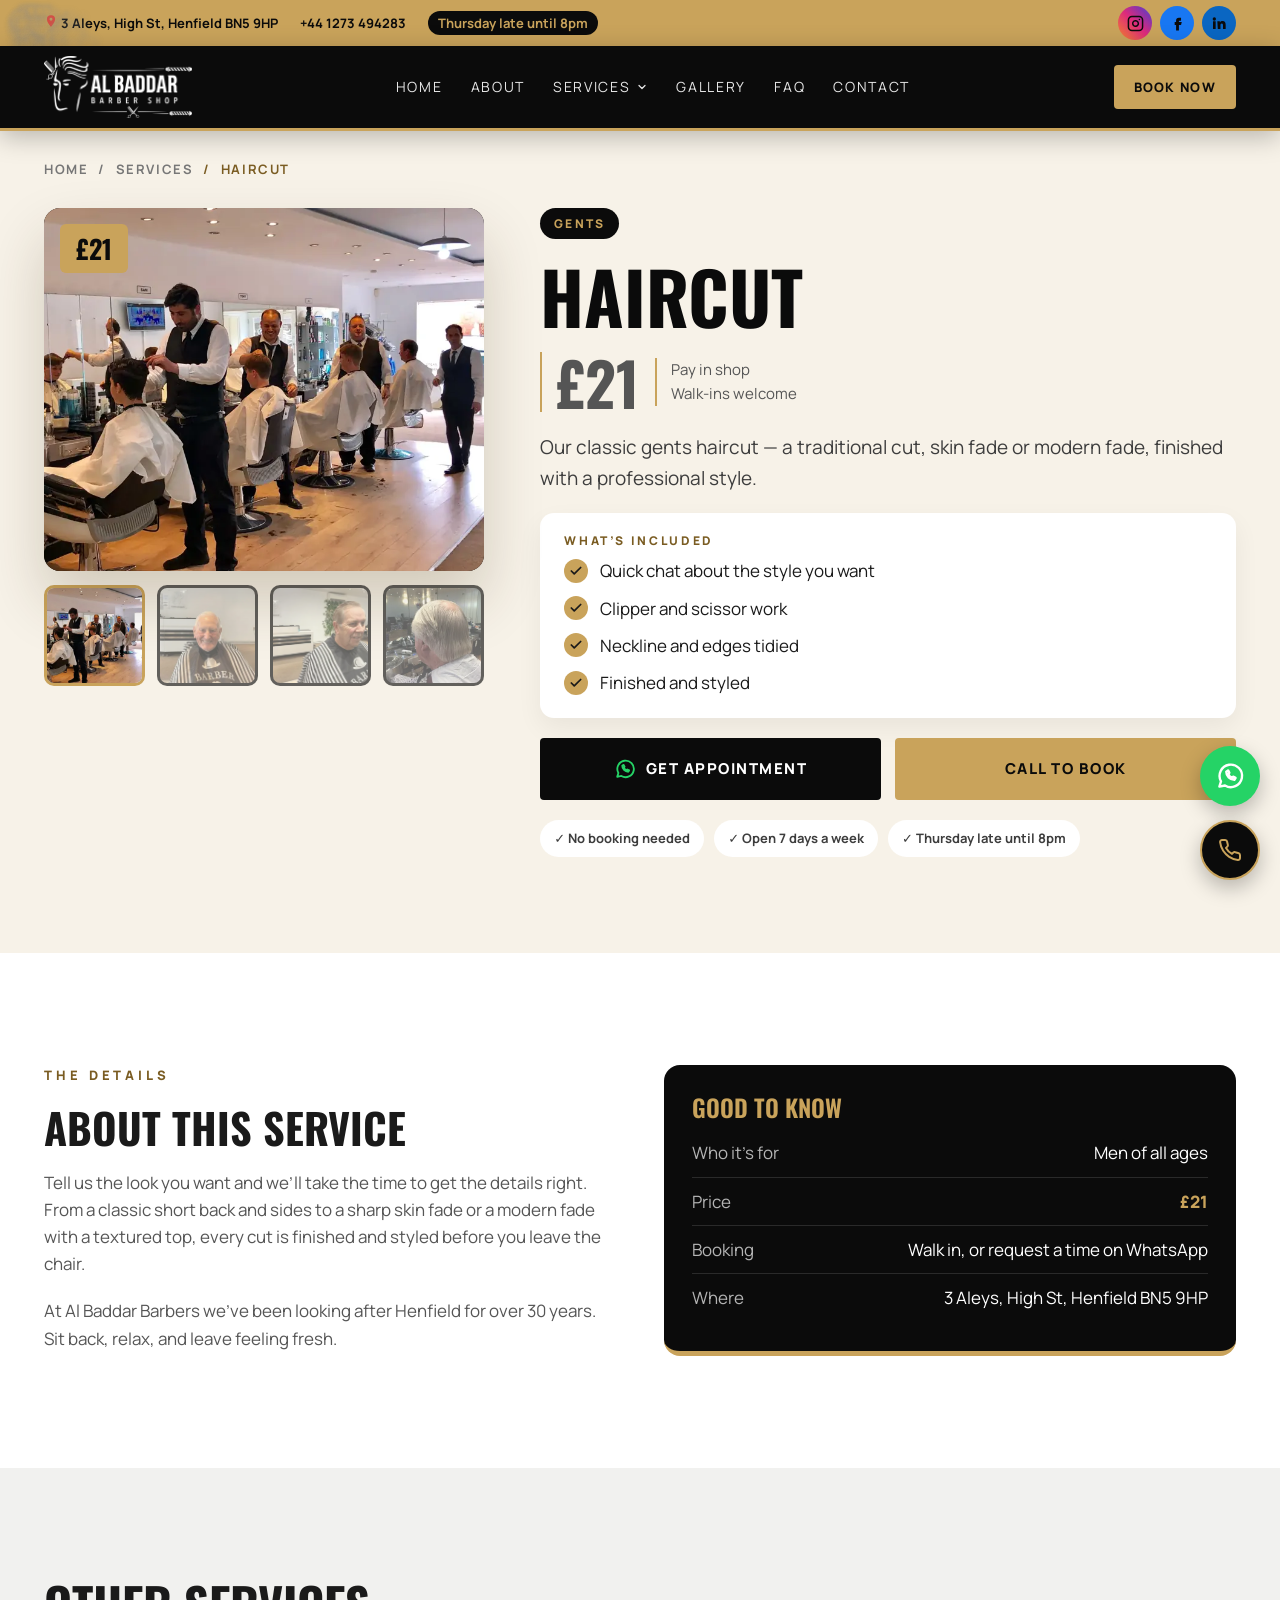
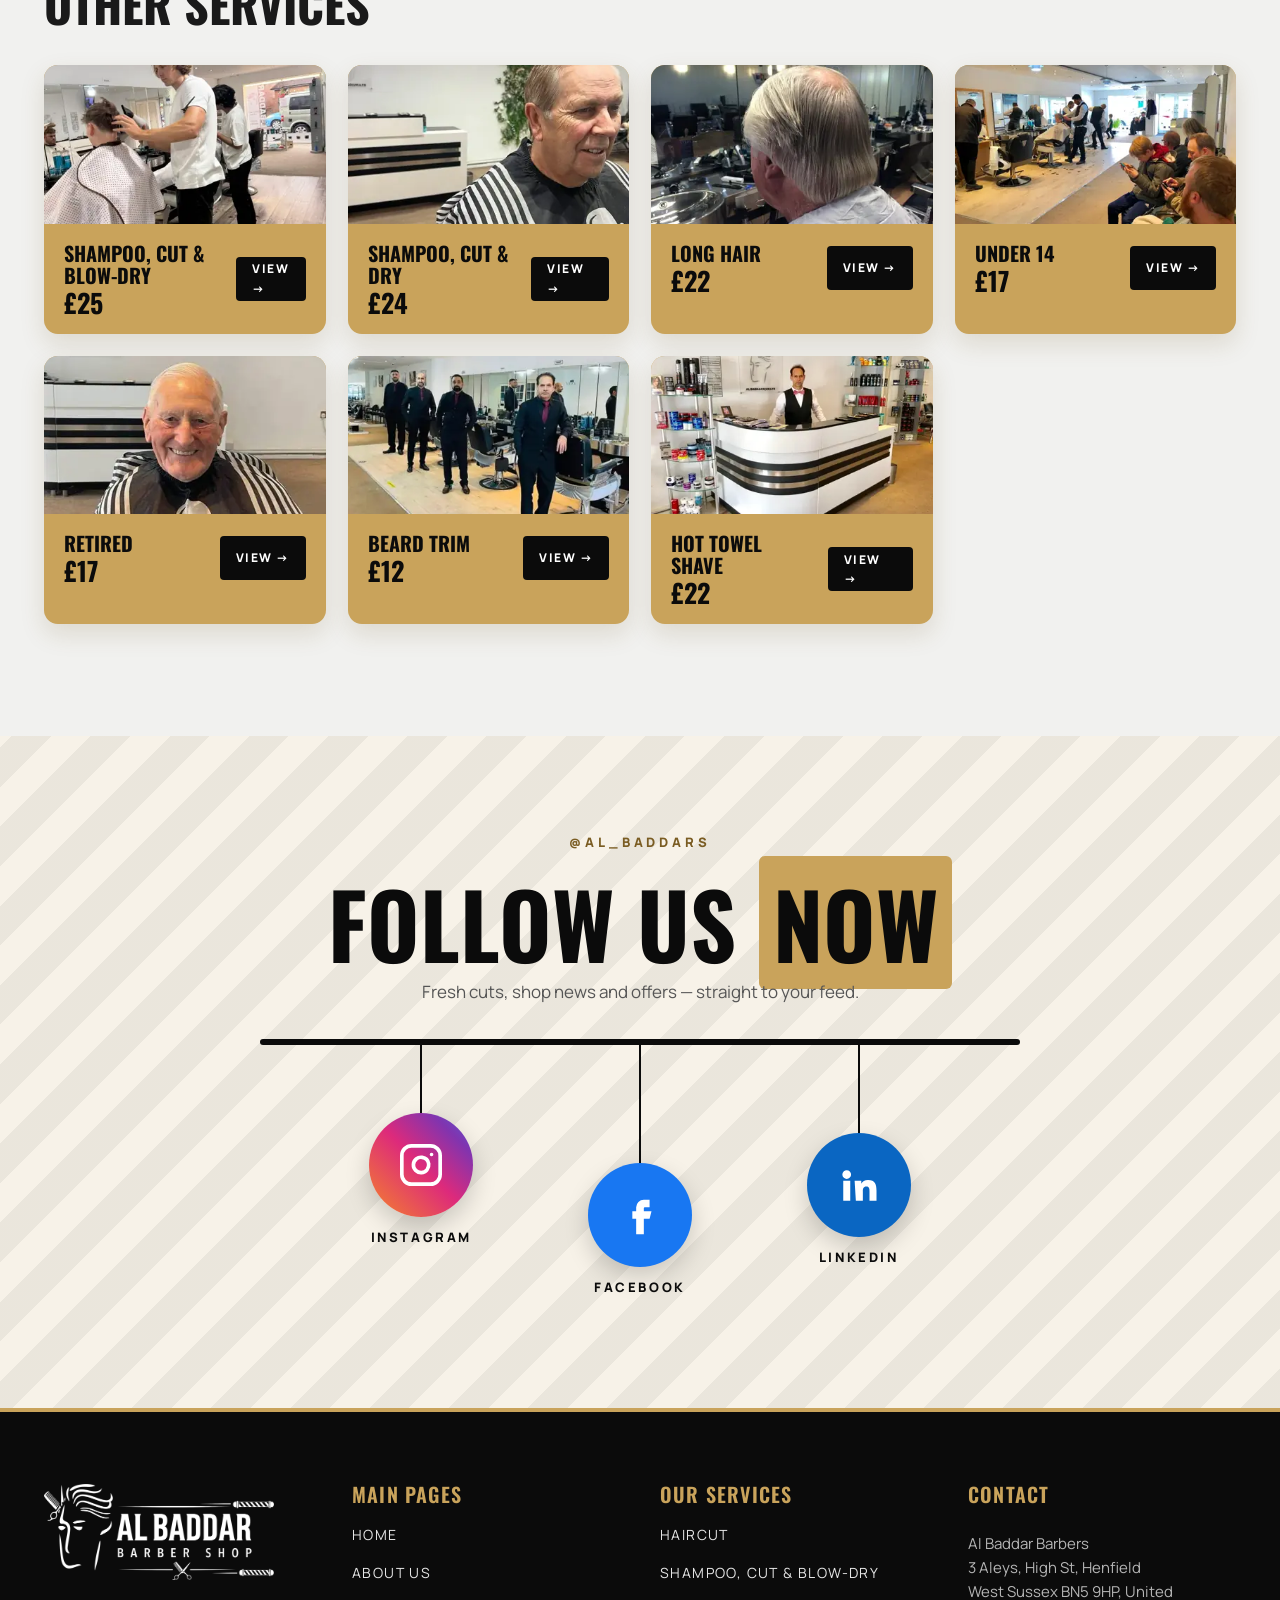
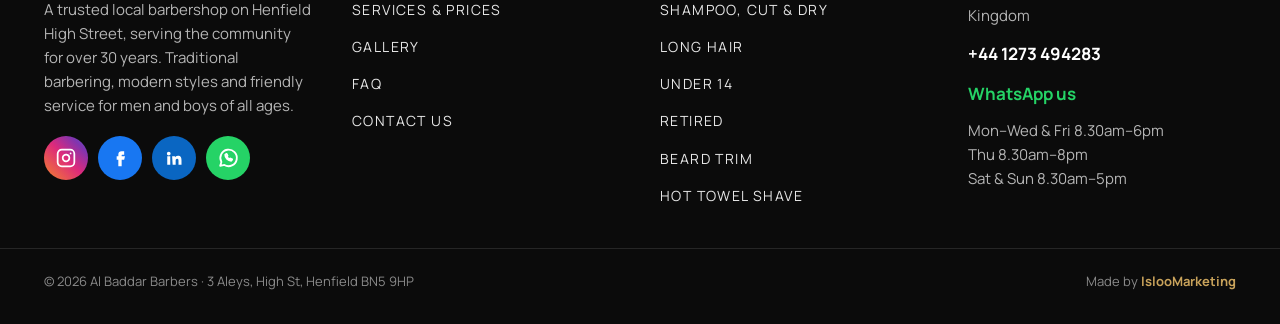
<file: services/haircut.html>
<!doctype html>
<html lang="en-GB">
<head>
<meta charset="utf-8">
<meta name="viewport" content="width=device-width, initial-scale=1">
<title>Men’s Haircut &amp; Skin Fade in Henfield – £21 | Al Baddar</title>
<meta name="description" content="Haircut £21 at Al Baddar Barbers, Henfield High Street. Classic cut, skin fade or modern fade — finished and styled. Walk-ins welcome — 01273 494283.">
<link rel="canonical" href="https://www.albaddarbarbers.co.uk/services/haircut.html">
<meta name="robots" content="index, follow, max-image-preview:large">
<meta name="theme-color" content="#0b0b0b">
<meta name="geo.region" content="GB-WSX">
<meta name="geo.placename" content="Henfield">
<meta property="og:type" content="website">
<meta property="og:site_name" content="Al Baddar Barbers">
<meta property="og:locale" content="en_GB">
<meta property="og:title" content="Men’s Haircut &amp; Skin Fade in Henfield – £21 | Al Baddar">
<meta property="og:description" content="Haircut £21 at Al Baddar Barbers, Henfield High Street. Classic cut, skin fade or modern fade — finished and styled. Walk-ins welcome — 01273 494283.">
<meta property="og:url" content="https://www.albaddarbarbers.co.uk/services/haircut.html">
<meta property="og:image" content="https://www.albaddarbarbers.co.uk/assets/img/og-image.jpg">
<meta property="og:image:width" content="1200">
<meta property="og:image:height" content="630">
<meta property="og:image:alt" content="Al Baddar Barber Shop, Henfield">
<meta name="twitter:card" content="summary_large_image">
<meta name="twitter:title" content="Men’s Haircut &amp; Skin Fade in Henfield – £21 | Al Baddar">
<meta name="twitter:description" content="Haircut £21 at Al Baddar Barbers, Henfield High Street. Classic cut, skin fade or modern fade — finished and styled. Walk-ins welcome — 01273 494283.">
<meta name="twitter:image" content="https://www.albaddarbarbers.co.uk/assets/img/og-image.jpg">
<link rel="icon" href="../favicon.ico" sizes="any">
<link rel="icon" type="image/png" sizes="32x32" href="../assets/img/favicon-32.png">
<link rel="apple-touch-icon" href="../assets/img/apple-touch-icon.png">
<link rel="manifest" href="../site.webmanifest">
<link rel="preconnect" href="https://fonts.googleapis.com">
<link rel="preconnect" href="https://fonts.gstatic.com" crossorigin>
<link rel="preload" as="style" href="https://fonts.googleapis.com/css2?family=Oswald:wght@500;600;700&amp;family=Manrope:wght@400;600;700;800&amp;display=swap" onload="this.onload=null;this.rel='stylesheet'">
<noscript><link rel="stylesheet" href="https://fonts.googleapis.com/css2?family=Oswald:wght@500;600;700&amp;family=Manrope:wght@400;600;700;800&amp;display=swap"></noscript>
<link rel="stylesheet" href="../assets/css/style.min.css">

<script type="application/ld+json">{
 "@context": "https://schema.org",
 "@graph": [
  {
   "@type": "Service",
   "@id": "https://www.albaddarbarbers.co.uk/services/haircut.html#service",
   "name": "Haircut",
   "serviceType": "Barber service",
   "description": "Our classic gents haircut — a traditional cut, skin fade or modern fade, finished with a professional style. Tell us the look you want and we’ll take the time to get the details right. From a classic short back and sides to a sharp skin fade or a modern fade with a textured top, every cut is finished and styled before you leave the chair.",
   "url": "https://www.albaddarbarbers.co.uk/services/haircut.html",
   "image": "https://www.albaddarbarbers.co.uk/assets/img/barbers-cutting-hair.webp",
   "provider": {
    "@id": "https://www.albaddarbarbers.co.uk/#business"
   },
   "areaServed": {
    "@type": "Place",
    "name": "Henfield, West Sussex"
   },
   "offers": {
    "@type": "Offer",
    "price": "21.00",
    "priceCurrency": "GBP",
    "availability": "https://schema.org/InStock",
    "url": "https://www.albaddarbarbers.co.uk/services/haircut.html",
    "seller": {
     "@id": "https://www.albaddarbarbers.co.uk/#business"
    }
   }
  },
  {
   "@type": "BreadcrumbList",
   "itemListElement": [
    {
     "@type": "ListItem",
     "position": 1,
     "name": "Home",
     "item": "https://www.albaddarbarbers.co.uk/"
    },
    {
     "@type": "ListItem",
     "position": 2,
     "name": "Services",
     "item": "https://www.albaddarbarbers.co.uk/#services"
    },
    {
     "@type": "ListItem",
     "position": 3,
     "name": "Haircut",
     "item": "https://www.albaddarbarbers.co.uk/services/haircut.html"
    }
   ]
  },
  {
   "@type": [
    "HairSalon",
    "LocalBusiness"
   ],
   "@id": "https://www.albaddarbarbers.co.uk/#business",
   "name": "Al Baddar Barbers",
   "alternateName": [
    "Al Baddar Barber Shop",
    "Al-Baddar Barbers"
   ],
   "description": "Trusted local barbershop on Henfield High Street, serving the community for over 30 years. Haircuts, skin fades, beard trims and hot towel shaves for men and boys of all ages. Walk-ins welcome.",
   "url": "https://www.albaddarbarbers.co.uk/",
   "telephone": "+441273494283",
   "priceRange": "£12–£25",
   "currenciesAccepted": "GBP",
   "foundingDate": "1997",
   "image": [
    "https://www.albaddarbarbers.co.uk/assets/img/shopfront-henfield-high-street.webp",
    "https://www.albaddarbarbers.co.uk/assets/img/barbers-cutting-hair.webp",
    "https://www.albaddarbarbers.co.uk/assets/img/og-image.jpg"
   ],
   "logo": "https://www.albaddarbarbers.co.uk/assets/img/logo-al-baddar.png",
   "address": {
    "@type": "PostalAddress",
    "streetAddress": "3 Aleys, High Street",
    "addressLocality": "Henfield",
    "addressRegion": "West Sussex",
    "postalCode": "BN5 9HP",
    "addressCountry": "GB"
   },
   "hasMap": "https://maps.app.goo.gl/eHV9sWdLyRKpXMxz9",
   "areaServed": [
    {
     "@type": "Place",
     "name": "Henfield"
    },
    {
     "@type": "Place",
     "name": "West Sussex"
    }
   ],
   "openingHoursSpecification": [
    {
     "@type": "OpeningHoursSpecification",
     "dayOfWeek": [
      "Monday",
      "Tuesday",
      "Wednesday",
      "Friday"
     ],
     "opens": "08:30",
     "closes": "18:00"
    },
    {
     "@type": "OpeningHoursSpecification",
     "dayOfWeek": "Thursday",
     "opens": "08:30",
     "closes": "20:00"
    },
    {
     "@type": "OpeningHoursSpecification",
     "dayOfWeek": [
      "Saturday",
      "Sunday"
     ],
     "opens": "08:30",
     "closes": "17:00"
    }
   ],
   "sameAs": [
    "https://www.instagram.com/al_baddars/",
    "https://www.facebook.com/albaddarsbarberssussex/",
    "https://uk.linkedin.com/company/al-baddar"
   ],
   "hasOfferCatalog": {
    "@type": "OfferCatalog",
    "name": "Barber services",
    "itemListElement": [
     {
      "@type": "Offer",
      "price": "21.00",
      "priceCurrency": "GBP",
      "url": "https://www.albaddarbarbers.co.uk/services/haircut.html",
      "itemOffered": {
       "@type": "Service",
       "name": "Haircut",
       "description": "Our classic gents haircut — a traditional cut, skin fade or modern fade, finished with a professional style."
      }
     },
     {
      "@type": "Offer",
      "price": "25.00",
      "priceCurrency": "GBP",
      "url": "https://www.albaddarbarbers.co.uk/services/shampoo-cut-blow-dry.html",
      "itemOffered": {
       "@type": "Service",
       "name": "Shampoo, Cut & Blow-dry",
       "description": "A fresh shampoo, your haircut of choice, then blow-dried and styled."
      }
     },
     {
      "@type": "Offer",
      "price": "24.00",
      "priceCurrency": "GBP",
      "url": "https://www.albaddarbarbers.co.uk/services/shampoo-cut-dry.html",
      "itemOffered": {
       "@type": "Service",
       "name": "Shampoo, Cut & Dry",
       "description": "Shampoo and haircut, dried and finished."
      }
     },
     {
      "@type": "Offer",
      "price": "22.00",
      "priceCurrency": "GBP",
      "url": "https://www.albaddarbarbers.co.uk/services/long-hair.html",
      "itemOffered": {
       "@type": "Service",
       "name": "Long Hair",
       "description": "Shaping and trimming for longer styles."
      }
     },
     {
      "@type": "Offer",
      "price": "17.00",
      "priceCurrency": "GBP",
      "url": "https://www.albaddarbarbers.co.uk/services/under-14.html",
      "itemOffered": {
       "@type": "Service",
       "name": "Under 14",
       "description": "Haircuts for boys under 14 — patient, friendly service."
      }
     },
     {
      "@type": "Offer",
      "price": "17.00",
      "priceCurrency": "GBP",
      "url": "https://www.albaddarbarbers.co.uk/services/retired.html",
      "itemOffered": {
       "@type": "Service",
       "name": "Retired",
       "description": "The same quality haircut at a reduced price for retired customers."
      }
     },
     {
      "@type": "Offer",
      "price": "12.00",
      "priceCurrency": "GBP",
      "url": "https://www.albaddarbarbers.co.uk/services/beard-trim.html",
      "itemOffered": {
       "@type": "Service",
       "name": "Beard Trim",
       "description": "Your beard shaped, lined up and tidied to suit your face."
      }
     },
     {
      "@type": "Offer",
      "price": "22.00",
      "priceCurrency": "GBP",
      "url": "https://www.albaddarbarbers.co.uk/services/hot-towel-shave.html",
      "itemOffered": {
       "@type": "Service",
       "name": "Hot Towel Shave",
       "description": "The traditional barber shave, with hot towels."
      }
     }
    ]
   }
  }
 ]
}</script>
</head>
<body>
<a class="skip" href="#main">Skip to content</a>
<div class="fly-layer" aria-hidden="true"><div class="fly"><svg width="80" height="80" viewBox="0 0 24 24" fill="none" stroke="currentColor" stroke-width="1.3" stroke-linecap="round" stroke-linejoin="round" aria-hidden="true"><path d="M6 3a3 3 0 1 0 0 6 3 3 0 0 0 0-6zM6 15a3 3 0 1 0 0 6 3 3 0 0 0 0-6zM20 4L8.1 15.9M14.5 14.5L20 20M8.1 8.1L12 12"/></svg></div><div class="fly"><svg width="96" height="96" viewBox="0 0 24 24" fill="none" stroke="currentColor" stroke-width="1.3" stroke-linecap="round" stroke-linejoin="round" aria-hidden="true"><path d="M3 6h18v4H3zM5 10v8M8 10v8M11 10v8M14 10v8M17 10v8M20 10v6"/></svg></div><div class="fly"><svg width="72" height="72" viewBox="0 0 24 24" fill="none" stroke="currentColor" stroke-width="1.3" stroke-linecap="round" stroke-linejoin="round" aria-hidden="true"><path d="M8 2h8a3 3 0 0 1 3 3v5a3 3 0 0 1-3 3H8a3 3 0 0 1-3-3V5a3 3 0 0 1 3-3zM10 13h4v9h-4zM9 6h.01M12 6h.01M15 6h.01M9 9h.01M12 9h.01M15 9h.01"/></svg></div><div class="fly"><svg width="110" height="110" viewBox="0 0 24 24" fill="none" stroke="currentColor" stroke-width="1.3" stroke-linecap="round" stroke-linejoin="round" aria-hidden="true"><path d="M8 3h8l1 4 4 2-2 12H5L3 9l4-2zM9 3c0 2 1.3 3 3 3s3-1 3-3"/></svg></div><div class="fly"><svg width="70" height="70" viewBox="0 0 24 24" fill="none" stroke="currentColor" stroke-width="1.3" stroke-linecap="round" stroke-linejoin="round" aria-hidden="true"><path d="M7 2h10v4H7zM6 6h12l-1 14a2 2 0 0 1-2 2H9a2 2 0 0 1-2-2zM9 2v4M12 2v4M15 2v4M10 12h4"/></svg></div><div class="fly"><svg width="64" height="64" viewBox="0 0 24 24" fill="none" stroke="currentColor" stroke-width="1.3" stroke-linecap="round" stroke-linejoin="round" aria-hidden="true"><path d="M10 2h4v3h-4zM9 5h6l-.5 15a1.5 1.5 0 0 1-1.5 1.5h-2A1.5 1.5 0 0 1 9.5 20zM12 9v3"/></svg></div><div class="fly"><svg width="100" height="100" viewBox="0 0 24 24" fill="none" stroke="currentColor" stroke-width="1.3" stroke-linecap="round" stroke-linejoin="round" aria-hidden="true"><path d="M6 3a3 3 0 1 0 0 6 3 3 0 0 0 0-6zM6 15a3 3 0 1 0 0 6 3 3 0 0 0 0-6zM20 4L8.1 15.9M14.5 14.5L20 20M8.1 8.1L12 12"/></svg></div><div class="fly"><svg width="76" height="76" viewBox="0 0 24 24" fill="none" stroke="currentColor" stroke-width="1.3" stroke-linecap="round" stroke-linejoin="round" aria-hidden="true"><path d="M3 6h18v4H3zM5 10v8M8 10v8M11 10v8M14 10v8M17 10v8M20 10v6"/></svg></div></div>
<div class="fabs">
<a href="https://wa.me/441273494283?text=Hi%20Al%20Baddar%20Barbers%2C%20I%20would%20like%20to%20book%20an%20appointment." class="fab wa" aria-label="Chat on WhatsApp" target="_blank" rel="noopener"><svg width="30" height="30" viewBox="0 0 24 24" fill="none" stroke="currentColor" stroke-width="1.9" stroke-linecap="round" stroke-linejoin="round" aria-hidden="true"><path d="M3.5 20.5l1.3-4.2A9 9 0 1 1 8 19.6zM9 8.5c0 3.5 3 6.5 6.5 6.5l1-1.5-2-1-1 .8c-1.2-.5-2.3-1.6-2.8-2.8l.8-1-1-2z"/></svg></a>
<a href="tel:+441273494283" class="fab call" aria-label="Call Al Baddar Barbers"><svg width="24" height="24" viewBox="0 0 24 24" fill="none" stroke="currentColor" stroke-width="2" stroke-linecap="round" stroke-linejoin="round" aria-hidden="true"><path d="M22 16.9v3a2 2 0 0 1-2.2 2 19.8 19.8 0 0 1-8.6-3.1 19.5 19.5 0 0 1-6-6A19.8 19.8 0 0 1 2.1 4.2 2 2 0 0 1 4.1 2h3a2 2 0 0 1 2 1.7c.1 1 .4 1.9.7 2.8a2 2 0 0 1-.5 2.1L8 9.9a16 16 0 0 0 6 6l1.3-1.3a2 2 0 0 1 2.1-.4c.9.3 1.8.6 2.8.7a2 2 0 0 1 1.7 2z"/></svg></a>
</div>
<div class="topbar"><div class="container">
<div class="info"><span class="hide-xs"><svg width="14" height="14" viewBox="0 0 24 24" fill="#EA4335" stroke="none" stroke-width="0" stroke-linecap="round" stroke-linejoin="round" aria-hidden="true"><path d="M12 2a7 7 0 0 0-7 7c0 5 7 13 7 13s7-8 7-13a7 7 0 0 0-7-7zm0 9.5A2.5 2.5 0 1 1 12 6.5a2.5 2.5 0 0 1 0 5z"/></svg> 3 Aleys, High St, Henfield BN5 9HP</span><a href="tel:+441273494283">+44 1273 494283</a><span class="late hide-sm">Thursday late until 8pm</span></div>
<div class="socials"><a href="https://www.instagram.com/al_baddars/" class="soc soc-sm ig" aria-label="Instagram" target="_blank" rel="noopener"><svg width="17" height="17" viewBox="0 0 24 24" fill="none" stroke="currentColor" stroke-width="2.1" stroke-linecap="round" stroke-linejoin="round" aria-hidden="true"><path d="M7 2h10a5 5 0 0 1 5 5v10a5 5 0 0 1-5 5H7a5 5 0 0 1-5-5V7a5 5 0 0 1 5-5zM16 11.4A4 4 0 1 1 12.6 8 4 4 0 0 1 16 11.4zM17.5 6.5h.01"/></svg></a><a href="https://www.facebook.com/albaddarsbarberssussex/" class="soc soc-sm fb" aria-label="Facebook" target="_blank" rel="noopener"><svg width="17" height="17" viewBox="0 0 24 24" fill="currentColor" stroke="none" stroke-width="2.1" stroke-linecap="round" stroke-linejoin="round" aria-hidden="true"><path d="M14 8h3V4h-3a4 4 0 0 0-4 4v2H8v4h2v8h4v-8h3l1-4h-4V8.5a.5.5 0 0 1 .5-.5z"/></svg></a><a href="https://uk.linkedin.com/company/al-baddar" class="soc soc-sm li" aria-label="LinkedIn" target="_blank" rel="noopener"><svg width="16" height="16" viewBox="0 0 24 24" fill="currentColor" stroke="none" stroke-width="2.1" stroke-linecap="round" stroke-linejoin="round" aria-hidden="true"><path d="M4.98 3.5a2.5 2.5 0 1 1 0 5 2.5 2.5 0 0 1 0-5zM3 9.5h4V21H3zM9.5 9.5h3.8v1.6h.1c.5-1 1.8-2 3.8-2 4 0 4.8 2.6 4.8 6V21h-4v-5.2c0-1.3 0-2.9-1.8-2.9s-2 1.4-2 2.8V21h-4z"/></svg></a></div>
</div></div>
<header class="header"><div class="container">
<a class="brand" href="../index.html#top" aria-label="Al Baddar Barbers home"><img src="../assets/img/logo-al-baddar.webp" alt="Al Baddar Barber Shop" width="600" height="251"></a>
<nav class="nav" aria-label="Main">
<a href="../index.html#top">Home</a><a href="../about.html">About</a>
<div class="dd"><a href="../index.html#services">Services <svg width="12" height="12" viewBox="0 0 24 24" fill="none" stroke="currentColor" stroke-width="2.5" stroke-linecap="round" stroke-linejoin="round" aria-hidden="true"><path d="M6 9l6 6 6-6"/></svg></a><div class="dd-menu"><a href="../services/haircut.html"><span>Haircut</span><b>£21</b></a><a href="../services/shampoo-cut-blow-dry.html"><span>Shampoo, Cut &amp; Blow-dry</span><b>£25</b></a><a href="../services/shampoo-cut-dry.html"><span>Shampoo, Cut &amp; Dry</span><b>£24</b></a><a href="../services/long-hair.html"><span>Long Hair</span><b>£22</b></a><a href="../services/under-14.html"><span>Under 14</span><b>£17</b></a><a href="../services/retired.html"><span>Retired</span><b>£17</b></a><a href="../services/beard-trim.html"><span>Beard Trim</span><b>£12</b></a><a href="../services/hot-towel-shave.html"><span>Hot Towel Shave</span><b>£22</b></a></div></div>
<a href="../index.html#gallery">Gallery</a><a href="../index.html#faq">FAQ</a><a href="../contact.html">Contact</a>
</nav>
<div class="header-cta">
<a class="btn btn-gold btn-sm hide-xs" href="https://wa.me/441273494283?text=Hi%20Al%20Baddar%20Barbers%2C%20I%20would%20like%20to%20book%20an%20appointment." target="_blank" rel="noopener">Book Now</a>
<details class="burger"><summary aria-label="Open menu"><svg width="20" height="20" viewBox="0 0 24 24" fill="none" stroke="currentColor" stroke-width="2" stroke-linecap="round" stroke-linejoin="round" aria-hidden="true"><path d="M3 6h18M3 12h18M3 18h18"/></svg></summary>
<nav class="mnav" aria-label="Mobile"><a href="../index.html#top">Home</a><a href="../about.html">About</a><a href="../index.html#services">Services &amp; Prices</a><a class="sub" href="../services/haircut.html">— Haircut · £21</a><a class="sub" href="../services/shampoo-cut-blow-dry.html">— Shampoo, Cut &amp; Blow-dry · £25</a><a class="sub" href="../services/shampoo-cut-dry.html">— Shampoo, Cut &amp; Dry · £24</a><a class="sub" href="../services/long-hair.html">— Long Hair · £22</a><a class="sub" href="../services/under-14.html">— Under 14 · £17</a><a class="sub" href="../services/retired.html">— Retired · £17</a><a class="sub" href="../services/beard-trim.html">— Beard Trim · £12</a><a class="sub" href="../services/hot-towel-shave.html">— Hot Towel Shave · £22</a><a href="../index.html#gallery">Gallery</a><a href="../index.html#faq">FAQ</a><a href="../contact.html">Contact</a></nav>
</details>
</div>
</div></header>
<main id="main">

<section class="bg-cream"><div class="container">
<nav class="crumbs" aria-label="Breadcrumb"><ol><li><a href="../index.html">Home</a></li><li><a href="../index.html#services">Services</a></li><li aria-current="page">Haircut</li></ol></nav>
<div class="product">
<div class="gallery">
<div class="main-img"><img src="../assets/img/barbers-cutting-hair.webp" srcset="../assets/img/barbers-cutting-hair-400.webp 400w, ../assets/img/barbers-cutting-hair-800.webp 800w, ../assets/img/barbers-cutting-hair.webp 1400w" sizes="(max-width: 900px) 100vw, 600px" alt="Barbers cutting customers’ hair at Al Baddar Barbers, Henfield" width="1400" height="1050" fetchpriority="high" data-main-img><span class="price-tag">£21</span></div>
<div class="pthumbs"><button type="button" class="on" data-src="../assets/img/barbers-cutting-hair.webp" data-srcset="../assets/img/barbers-cutting-hair-400.webp 400w, ../assets/img/barbers-cutting-hair-800.webp 800w, ../assets/img/barbers-cutting-hair.webp 1400w" aria-label="Show photo 1"><img src="../assets/img/barbers-cutting-hair-400.webp" alt="" loading="lazy" decoding="async" width="150" height="150"></button><button type="button" class="" data-src="../assets/img/customer-happy-regular.webp" data-srcset="../assets/img/customer-happy-regular-400.webp 400w, ../assets/img/customer-happy-regular.webp 546w" aria-label="Show photo 2"><img src="../assets/img/customer-happy-regular-400.webp" alt="" loading="lazy" decoding="async" width="150" height="150"></button><button type="button" class="" data-src="../assets/img/customer-slicked-back.webp" data-srcset="../assets/img/customer-slicked-back-400.webp 400w, ../assets/img/customer-slicked-back.webp 720w" aria-label="Show photo 3"><img src="../assets/img/customer-slicked-back-400.webp" alt="" loading="lazy" decoding="async" width="150" height="150"></button><button type="button" class="" data-src="../assets/img/customer-long-hair-trim.webp" data-srcset="../assets/img/customer-long-hair-trim-400.webp 400w, ../assets/img/customer-long-hair-trim-800.webp 800w, ../assets/img/customer-long-hair-trim.webp 960w" aria-label="Show photo 4"><img src="../assets/img/customer-long-hair-trim-400.webp" alt="" loading="lazy" decoding="async" width="150" height="150"></button></div>
</div>
<div class="pinfo">
<span class="tag">Gents</span>
<h1>Haircut</h1>
<div class="pprice"><span class="price">£21</span><span>Pay in shop<br>Walk-ins welcome</span></div>
<p style="font-size:19px;color:#3d3d3d">Our classic gents haircut — a traditional cut, skin fade or modern fade, finished with a professional style.</p>
<div class="includes"><h2>What’s included</h2><ul><li><span class="tick"><svg width="14" height="14" viewBox="0 0 24 24" fill="none" stroke="currentColor" stroke-width="3" stroke-linecap="round" stroke-linejoin="round" aria-hidden="true"><path d="M20 6L9 17l-5-5"/></svg></span>Quick chat about the style you want</li><li><span class="tick"><svg width="14" height="14" viewBox="0 0 24 24" fill="none" stroke="currentColor" stroke-width="3" stroke-linecap="round" stroke-linejoin="round" aria-hidden="true"><path d="M20 6L9 17l-5-5"/></svg></span>Clipper and scissor work</li><li><span class="tick"><svg width="14" height="14" viewBox="0 0 24 24" fill="none" stroke="currentColor" stroke-width="3" stroke-linecap="round" stroke-linejoin="round" aria-hidden="true"><path d="M20 6L9 17l-5-5"/></svg></span>Neckline and edges tidied</li><li><span class="tick"><svg width="14" height="14" viewBox="0 0 24 24" fill="none" stroke="currentColor" stroke-width="3" stroke-linecap="round" stroke-linejoin="round" aria-hidden="true"><path d="M20 6L9 17l-5-5"/></svg></span>Finished and styled</li></ul></div>
<div class="btn-row"><a class="btn btn-dark btn-block" href="https://wa.me/441273494283?text=Hi%20Al%20Baddar%20Barbers%2C%20I%20would%20like%20to%20book%20an%20appointment%20for%3A%20Haircut%20%28%C2%A321%29." target="_blank" rel="noopener"><span style="color:var(--wa);display:flex"><svg width="22" height="22" viewBox="0 0 24 24" fill="none" stroke="currentColor" stroke-width="2" stroke-linecap="round" stroke-linejoin="round" aria-hidden="true"><path d="M3.5 20.5l1.3-4.2A9 9 0 1 1 8 19.6zM9 8.5c0 3.5 3 6.5 6.5 6.5l1-1.5-2-1-1 .8c-1.2-.5-2.3-1.6-2.8-2.8l.8-1-1-2z"/></svg></span>Get Appointment</a><a class="btn btn-gold btn-block" href="tel:+441273494283">Call to Book</a></div>
<div class="chips"><span>✓ No booking needed</span><span>✓ Open 7 days a week</span><span>✓ Thursday late until 8pm</span></div>
</div>
</div>
</div></section>

<section class="section bg-white"><div class="container details">
<div class="stack rv"><p class="eyebrow" style="margin:0">The Details</p><h2 class="h2" style="font-size:42px">About this service</h2>
<p class="muted">Tell us the look you want and we’ll take the time to get the details right. From a classic short back and sides to a sharp skin fade or a modern fade with a textured top, every cut is finished and styled before you leave the chair.</p>
<p class="muted">At Al Baddar Barbers we’ve been looking after Henfield for over 30 years. Sit back, relax, and leave feeling fresh.</p></div>
<div class="know rv"><h2>Good to know</h2><dl>
<div><dt>Who it’s for</dt><dd>Men of all ages</dd></div>
<div><dt>Price</dt><dd style="color:var(--gold);font-weight:800">£21</dd></div>
<div><dt>Booking</dt><dd>Walk in, or request a time on WhatsApp</dd></div>
<div><dt>Where</dt><dd>3 Aleys, High St, Henfield BN5 9HP</dd></div></dl></div>
</div></section>

<section class="section bg-grey"><div class="container">
<h2 class="h2 rv" style="font-size:clamp(34px,4vw,48px)">Other Services</h2>
<div class="cards" style="margin-top:36px"><a class="card mini rv" href="shampoo-cut-blow-dry.html"><img src="../assets/img/barber-blow-dry.webp" srcset="../assets/img/barber-blow-dry-400.webp 400w, ../assets/img/barber-blow-dry-800.webp 800w, ../assets/img/barber-blow-dry.webp 1050w" sizes="300px" alt="" width="1050" height="1400" loading="lazy" decoding="async"><div class="foot"><div><h3>Shampoo, Cut &amp; Blow-dry</h3><div class="price">£25</div></div><span class="cbtn">View →</span></div></a><a class="card mini rv" href="shampoo-cut-dry.html"><img src="../assets/img/customer-slicked-back.webp" srcset="../assets/img/customer-slicked-back-400.webp 400w, ../assets/img/customer-slicked-back.webp 720w" sizes="300px" alt="" width="720" height="960" loading="lazy" decoding="async"><div class="foot"><div><h3>Shampoo, Cut &amp; Dry</h3><div class="price">£24</div></div><span class="cbtn">View →</span></div></a><a class="card mini rv" href="long-hair.html"><img src="../assets/img/customer-long-hair-trim.webp" srcset="../assets/img/customer-long-hair-trim-400.webp 400w, ../assets/img/customer-long-hair-trim-800.webp 800w, ../assets/img/customer-long-hair-trim.webp 960w" sizes="300px" alt="" width="960" height="720" loading="lazy" decoding="async"><div class="foot"><div><h3>Long Hair</h3><div class="price">£22</div></div><span class="cbtn">View →</span></div></a><a class="card mini rv" href="under-14.html"><img src="../assets/img/shop-busy-afternoon.webp" srcset="../assets/img/shop-busy-afternoon-400.webp 400w, ../assets/img/shop-busy-afternoon-800.webp 800w, ../assets/img/shop-busy-afternoon.webp 1400w" sizes="300px" alt="" width="1400" height="1050" loading="lazy" decoding="async"><div class="foot"><div><h3>Under 14</h3><div class="price">£17</div></div><span class="cbtn">View →</span></div></a><a class="card mini rv" href="retired.html"><img src="../assets/img/customer-happy-regular.webp" srcset="../assets/img/customer-happy-regular-400.webp 400w, ../assets/img/customer-happy-regular.webp 546w" sizes="300px" alt="" width="546" height="960" loading="lazy" decoding="async"><div class="foot"><div><h3>Retired</h3><div class="price">£17</div></div><span class="cbtn">View →</span></div></a><a class="card mini rv" href="beard-trim.html"><img src="../assets/img/barber-team.webp" srcset="../assets/img/barber-team-400.webp 400w, ../assets/img/barber-team-800.webp 800w, ../assets/img/barber-team.webp 1097w" sizes="300px" alt="" width="1097" height="1400" loading="lazy" decoding="async"><div class="foot"><div><h3>Beard Trim</h3><div class="price">£12</div></div><span class="cbtn">View →</span></div></a><a class="card mini rv" href="hot-towel-shave.html"><img src="../assets/img/owner-reception.webp" srcset="../assets/img/owner-reception-400.webp 400w, ../assets/img/owner-reception-800.webp 800w, ../assets/img/owner-reception.webp 1400w" sizes="300px" alt="" width="1400" height="1050" loading="lazy" decoding="async"><div class="foot"><div><h3>Hot Towel Shave</h3><div class="price">£22</div></div><span class="cbtn">View →</span></div></a></div>
</div></section>
<section class="follow" aria-labelledby="follow-h"><div class="container">
<p class="eyebrow">@al_baddars</p>
<h2 id="follow-h" class="rv">Follow Us <span>Now</span></h2>
<p class="muted">Fresh cuts, shop news and offers — straight to your feed.</p>
<div class="rail"></div>
<div class="hangers"><div class="hang" style="--len:70px"><span class="string"></span><a href="https://www.instagram.com/al_baddars/" target="_blank" rel="noopener"><span class="soc ig"><svg width="46" height="46" viewBox="0 0 24 24" fill="none" stroke="currentColor" stroke-width="1.9" stroke-linecap="round" stroke-linejoin="round" aria-hidden="true"><path d="M7 2h10a5 5 0 0 1 5 5v10a5 5 0 0 1-5 5H7a5 5 0 0 1-5-5V7a5 5 0 0 1 5-5zM16 11.4A4 4 0 1 1 12.6 8 4 4 0 0 1 16 11.4zM17.5 6.5h.01"/></svg></span>Instagram</a></div><div class="hang" style="--len:120px"><span class="string"></span><a href="https://www.facebook.com/albaddarsbarberssussex/" target="_blank" rel="noopener"><span class="soc fb"><svg width="46" height="46" viewBox="0 0 24 24" fill="currentColor" stroke="none" stroke-width="1.9" stroke-linecap="round" stroke-linejoin="round" aria-hidden="true"><path d="M14 8h3V4h-3a4 4 0 0 0-4 4v2H8v4h2v8h4v-8h3l1-4h-4V8.5a.5.5 0 0 1 .5-.5z"/></svg></span>Facebook</a></div><div class="hang" style="--len:90px"><span class="string"></span><a href="https://uk.linkedin.com/company/al-baddar" target="_blank" rel="noopener"><span class="soc li"><svg width="42" height="42" viewBox="0 0 24 24" fill="currentColor" stroke="none" stroke-width="1.9" stroke-linecap="round" stroke-linejoin="round" aria-hidden="true"><path d="M4.98 3.5a2.5 2.5 0 1 1 0 5 2.5 2.5 0 0 1 0-5zM3 9.5h4V21H3zM9.5 9.5h3.8v1.6h.1c.5-1 1.8-2 3.8-2 4 0 4.8 2.6 4.8 6V21h-4v-5.2c0-1.3 0-2.9-1.8-2.9s-2 1.4-2 2.8V21h-4z"/></svg></span>LinkedIn</a></div></div>
</div></section>
</main>
<footer class="footer"><div class="container cols">
<div><img class="logo" src="../assets/img/logo-al-baddar.webp" alt="Al Baddar Barber Shop" width="600" height="251" loading="lazy">
<p style="margin-top:18px">A trusted local barbershop on Henfield High Street, serving the community for over 30 years. Traditional barbering, modern styles and friendly service for men and boys of all ages.</p>
<div class="socials"><a href="https://www.instagram.com/al_baddars/" class="soc ig" aria-label="Instagram" target="_blank" rel="noopener"><svg width="20" height="20" viewBox="0 0 24 24" fill="none" stroke="currentColor" stroke-width="2.1" stroke-linecap="round" stroke-linejoin="round" aria-hidden="true"><path d="M7 2h10a5 5 0 0 1 5 5v10a5 5 0 0 1-5 5H7a5 5 0 0 1-5-5V7a5 5 0 0 1 5-5zM16 11.4A4 4 0 1 1 12.6 8 4 4 0 0 1 16 11.4zM17.5 6.5h.01"/></svg></a><a href="https://www.facebook.com/albaddarsbarberssussex/" class="soc fb" aria-label="Facebook" target="_blank" rel="noopener"><svg width="20" height="20" viewBox="0 0 24 24" fill="currentColor" stroke="none" stroke-width="2.1" stroke-linecap="round" stroke-linejoin="round" aria-hidden="true"><path d="M14 8h3V4h-3a4 4 0 0 0-4 4v2H8v4h2v8h4v-8h3l1-4h-4V8.5a.5.5 0 0 1 .5-.5z"/></svg></a><a href="https://uk.linkedin.com/company/al-baddar" class="soc li" aria-label="LinkedIn" target="_blank" rel="noopener"><svg width="18" height="18" viewBox="0 0 24 24" fill="currentColor" stroke="none" stroke-width="2.1" stroke-linecap="round" stroke-linejoin="round" aria-hidden="true"><path d="M4.98 3.5a2.5 2.5 0 1 1 0 5 2.5 2.5 0 0 1 0-5zM3 9.5h4V21H3zM9.5 9.5h3.8v1.6h.1c.5-1 1.8-2 3.8-2 4 0 4.8 2.6 4.8 6V21h-4v-5.2c0-1.3 0-2.9-1.8-2.9s-2 1.4-2 2.8V21h-4z"/></svg></a><a href="https://wa.me/441273494283?text=Hi%20Al%20Baddar%20Barbers%2C%20I%20would%20like%20to%20book%20an%20appointment." class="soc wa" aria-label="WhatsApp" target="_blank" rel="noopener"><svg width="22" height="22" viewBox="0 0 24 24" fill="none" stroke="currentColor" stroke-width="2" stroke-linecap="round" stroke-linejoin="round" aria-hidden="true"><path d="M3.5 20.5l1.3-4.2A9 9 0 1 1 8 19.6zM9 8.5c0 3.5 3 6.5 6.5 6.5l1-1.5-2-1-1 .8c-1.2-.5-2.3-1.6-2.8-2.8l.8-1-1-2z"/></svg></a></div></div>
<nav aria-labelledby="f-pages"><h2 id="f-pages">Main Pages</h2><ul><li><a href="../index.html#top">Home</a></li><li><a href="../about.html">About Us</a></li><li><a href="../index.html#services">Services &amp; Prices</a></li><li><a href="../index.html#gallery">Gallery</a></li><li><a href="../index.html#faq">FAQ</a></li><li><a href="../contact.html">Contact Us</a></li></ul></nav>
<nav aria-labelledby="f-svc"><h2 id="f-svc">Our Services</h2><ul><li><a href="../services/haircut.html">Haircut</a></li><li><a href="../services/shampoo-cut-blow-dry.html">Shampoo, Cut &amp; Blow-dry</a></li><li><a href="../services/shampoo-cut-dry.html">Shampoo, Cut &amp; Dry</a></li><li><a href="../services/long-hair.html">Long Hair</a></li><li><a href="../services/under-14.html">Under 14</a></li><li><a href="../services/retired.html">Retired</a></li><li><a href="../services/beard-trim.html">Beard Trim</a></li><li><a href="../services/hot-towel-shave.html">Hot Towel Shave</a></li></ul></nav>
<div class="contact"><h2>Contact</h2>
<address>Al Baddar Barbers<br>3 Aleys, High St, Henfield<br>West Sussex BN5 9HP, United Kingdom</address>
<a href="tel:+441273494283" style="color:#fff">+44 1273 494283</a>
<a href="https://wa.me/441273494283?text=Hi%20Al%20Baddar%20Barbers%2C%20I%20would%20like%20to%20book%20an%20appointment." style="color:var(--wa)" target="_blank" rel="noopener">WhatsApp us</a>
<p>Mon–Wed &amp; Fri 8.30am–6pm<br>Thu 8.30am–8pm<br>Sat &amp; Sun 8.30am–5pm</p></div>
</div>
<div class="legal"><div class="container"><span>© <span data-year>2026</span> Al Baddar Barbers · 3 Aleys, High St, Henfield BN5 9HP</span><span>Made by <strong style="color:var(--gold)">IslooMarketing</strong></span></div></div>
</footer>
<script src="../assets/js/main.min.js" defer></script>
</body>
</html>
</file>
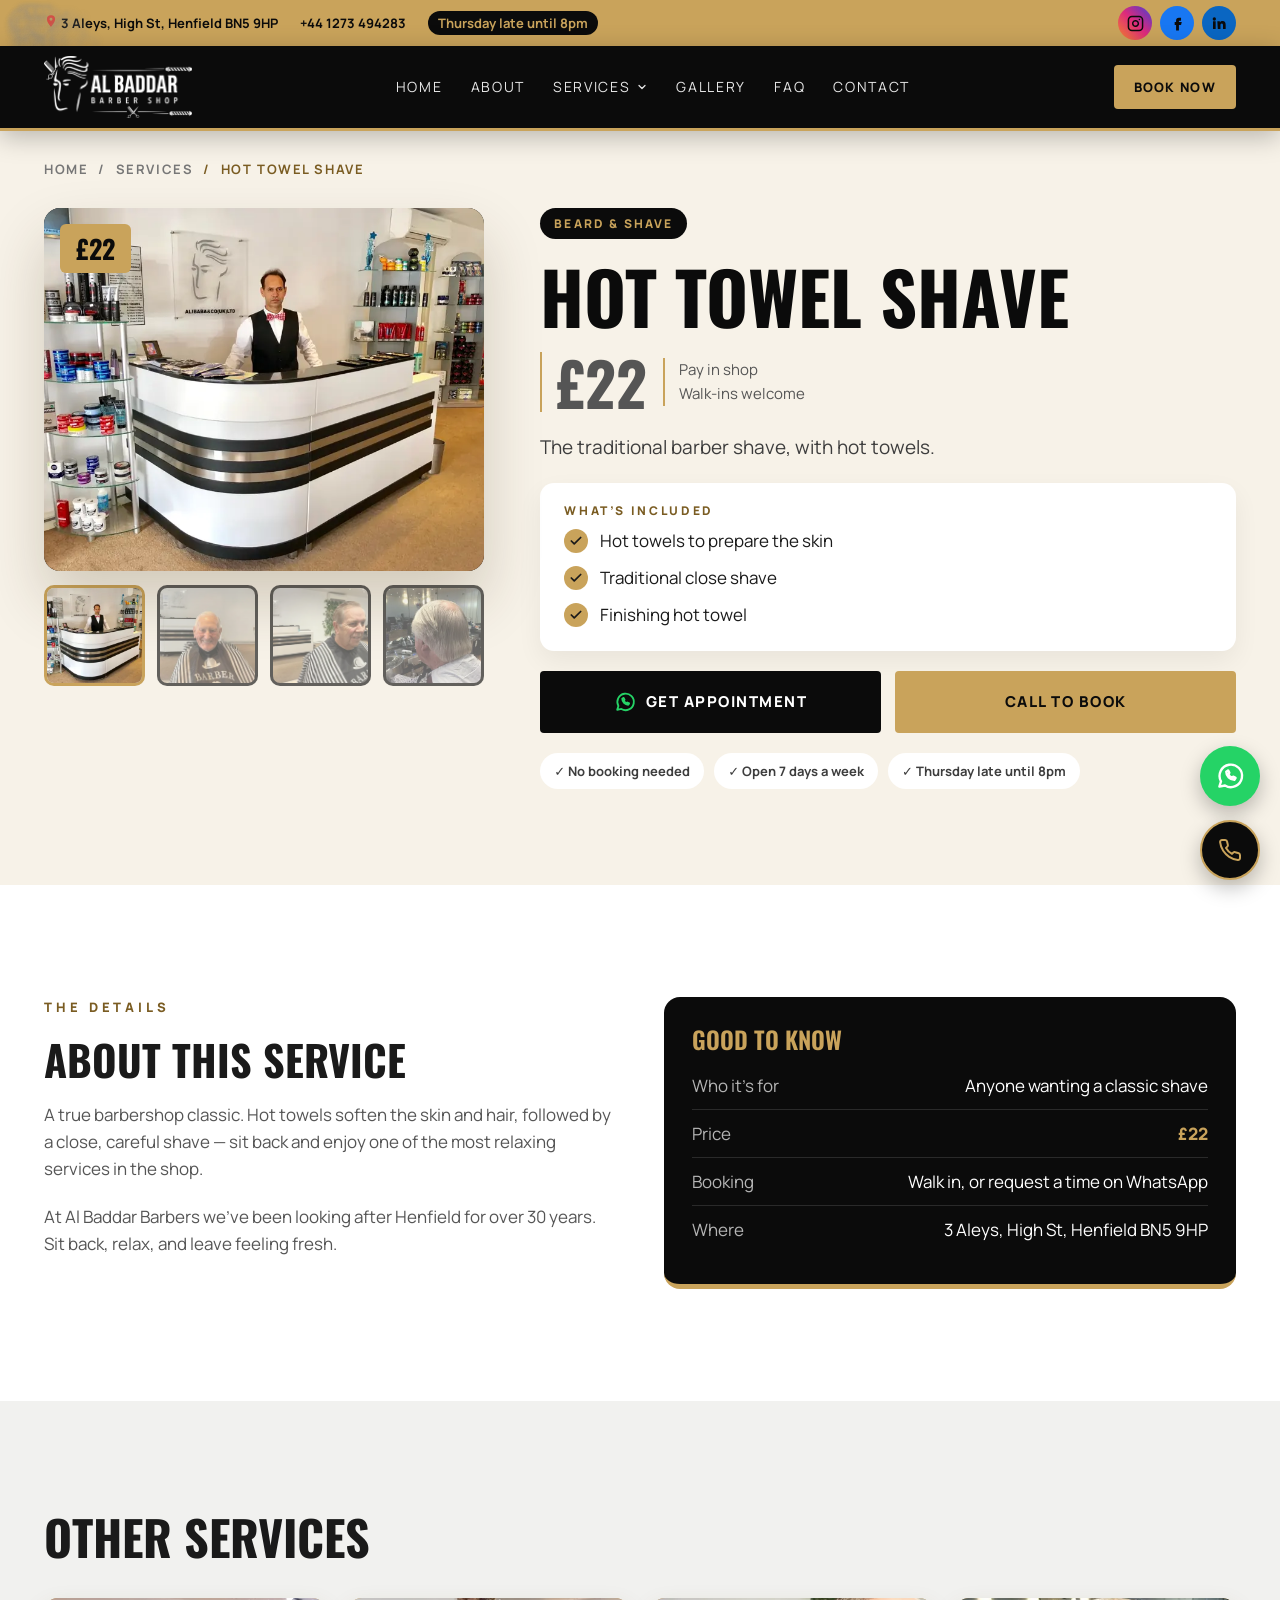
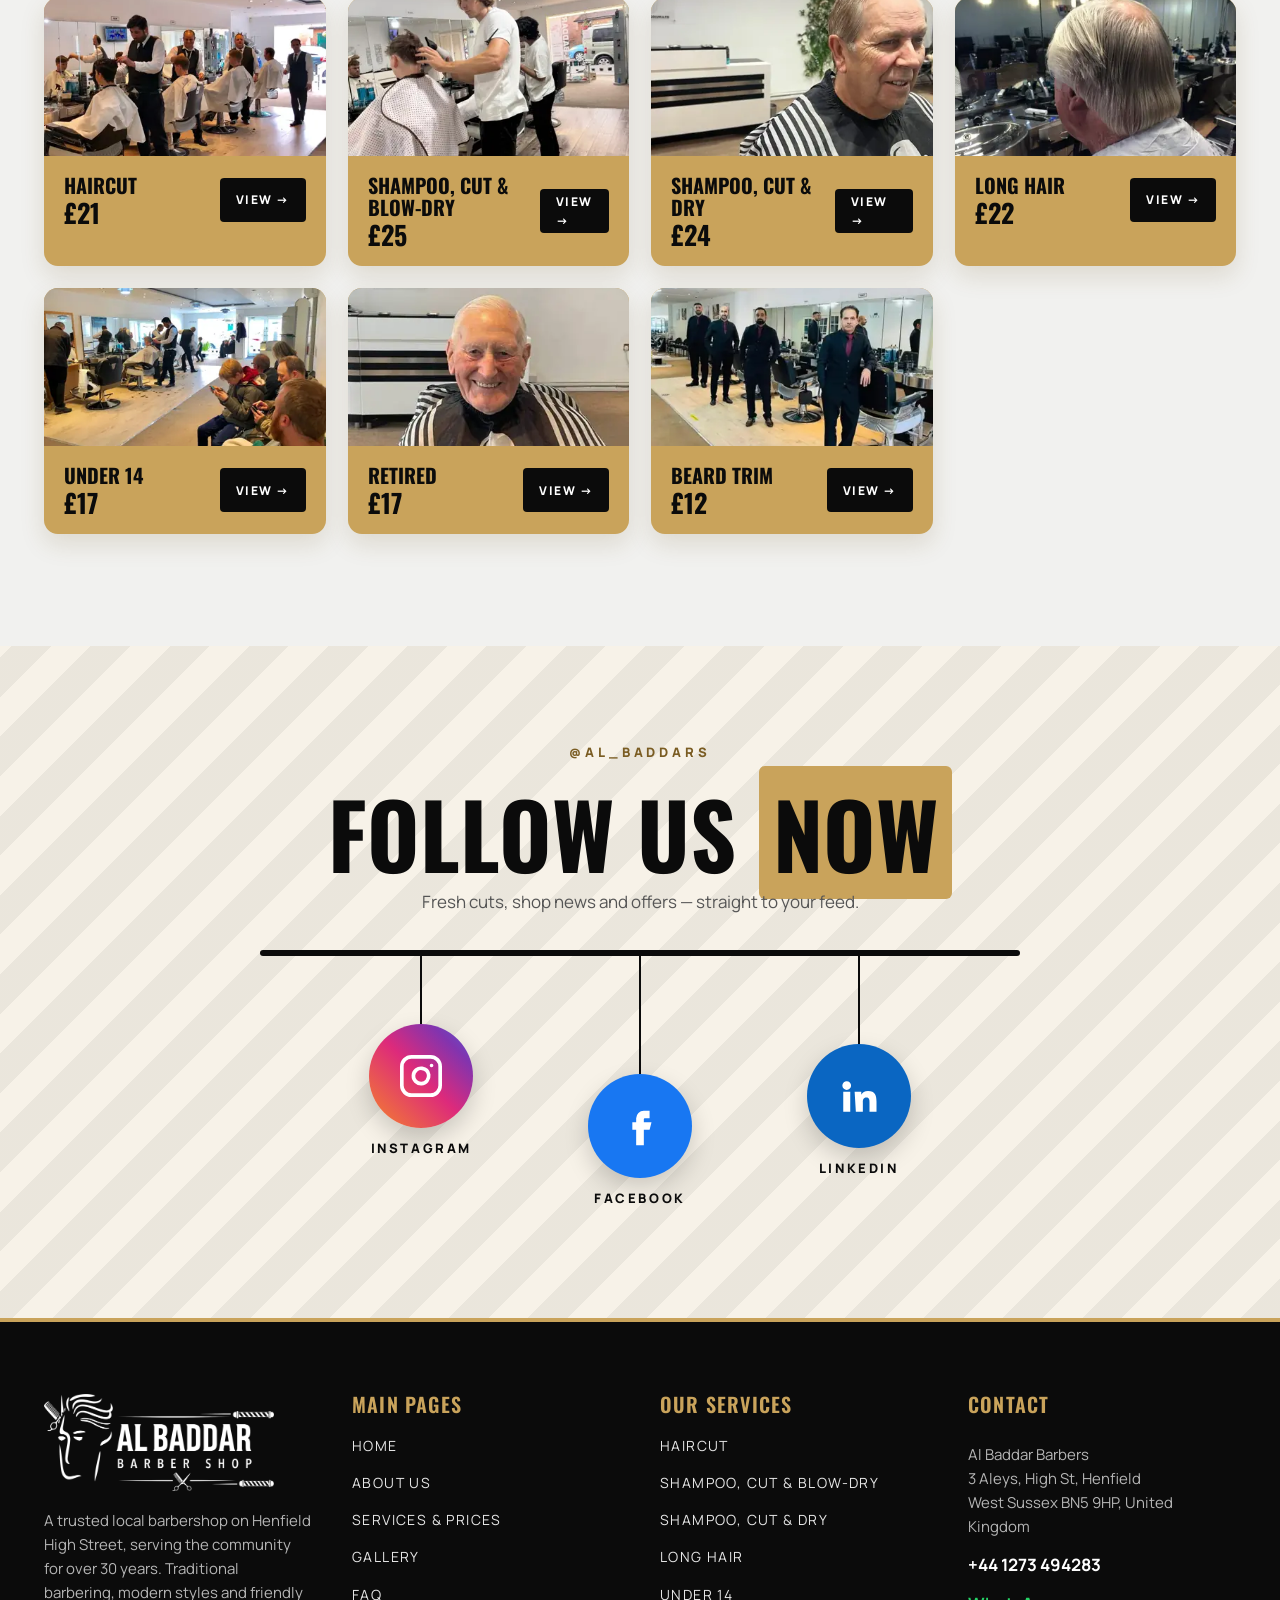
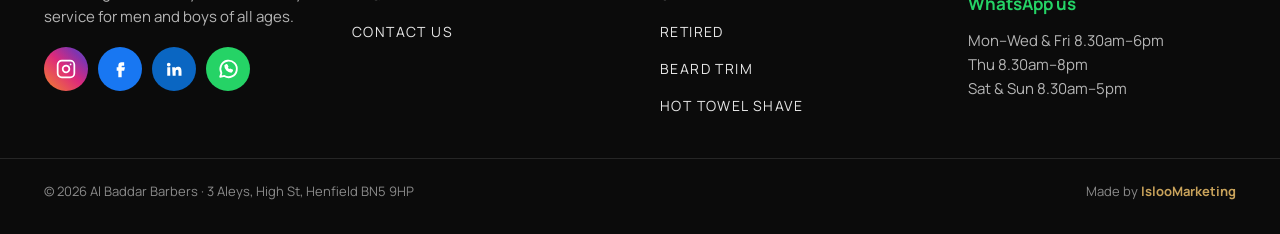
<file: services/hot-towel-shave.html>
<!doctype html>
<html lang="en-GB">
<head>
<meta charset="utf-8">
<meta name="viewport" content="width=device-width, initial-scale=1">
<title>Traditional Hot Towel Shave in Henfield – £22 | Al Baddar</title>
<meta name="description" content="Hot Towel Shave £22 at Al Baddar Barbers, Henfield High Street. The traditional barber shave with hot towels. Walk-ins welcome — 01273 494283.">
<link rel="canonical" href="https://www.albaddarbarbers.co.uk/services/hot-towel-shave.html">
<meta name="robots" content="index, follow, max-image-preview:large">
<meta name="theme-color" content="#0b0b0b">
<meta name="geo.region" content="GB-WSX">
<meta name="geo.placename" content="Henfield">
<meta property="og:type" content="website">
<meta property="og:site_name" content="Al Baddar Barbers">
<meta property="og:locale" content="en_GB">
<meta property="og:title" content="Traditional Hot Towel Shave in Henfield – £22 | Al Baddar">
<meta property="og:description" content="Hot Towel Shave £22 at Al Baddar Barbers, Henfield High Street. The traditional barber shave with hot towels. Walk-ins welcome — 01273 494283.">
<meta property="og:url" content="https://www.albaddarbarbers.co.uk/services/hot-towel-shave.html">
<meta property="og:image" content="https://www.albaddarbarbers.co.uk/assets/img/og-image.jpg">
<meta property="og:image:width" content="1200">
<meta property="og:image:height" content="630">
<meta property="og:image:alt" content="Al Baddar Barber Shop, Henfield">
<meta name="twitter:card" content="summary_large_image">
<meta name="twitter:title" content="Traditional Hot Towel Shave in Henfield – £22 | Al Baddar">
<meta name="twitter:description" content="Hot Towel Shave £22 at Al Baddar Barbers, Henfield High Street. The traditional barber shave with hot towels. Walk-ins welcome — 01273 494283.">
<meta name="twitter:image" content="https://www.albaddarbarbers.co.uk/assets/img/og-image.jpg">
<link rel="icon" href="../favicon.ico" sizes="any">
<link rel="icon" type="image/png" sizes="32x32" href="../assets/img/favicon-32.png">
<link rel="apple-touch-icon" href="../assets/img/apple-touch-icon.png">
<link rel="manifest" href="../site.webmanifest">
<link rel="preconnect" href="https://fonts.googleapis.com">
<link rel="preconnect" href="https://fonts.gstatic.com" crossorigin>
<link rel="preload" as="style" href="https://fonts.googleapis.com/css2?family=Oswald:wght@500;600;700&amp;family=Manrope:wght@400;600;700;800&amp;display=swap" onload="this.onload=null;this.rel='stylesheet'">
<noscript><link rel="stylesheet" href="https://fonts.googleapis.com/css2?family=Oswald:wght@500;600;700&amp;family=Manrope:wght@400;600;700;800&amp;display=swap"></noscript>
<link rel="stylesheet" href="../assets/css/style.min.css">

<script type="application/ld+json">{
 "@context": "https://schema.org",
 "@graph": [
  {
   "@type": "Service",
   "@id": "https://www.albaddarbarbers.co.uk/services/hot-towel-shave.html#service",
   "name": "Hot Towel Shave",
   "serviceType": "Barber service",
   "description": "The traditional barber shave, with hot towels. A true barbershop classic. Hot towels soften the skin and hair, followed by a close, careful shave — sit back and enjoy one of the most relaxing services in the shop.",
   "url": "https://www.albaddarbarbers.co.uk/services/hot-towel-shave.html",
   "image": "https://www.albaddarbarbers.co.uk/assets/img/owner-reception.webp",
   "provider": {
    "@id": "https://www.albaddarbarbers.co.uk/#business"
   },
   "areaServed": {
    "@type": "Place",
    "name": "Henfield, West Sussex"
   },
   "offers": {
    "@type": "Offer",
    "price": "22.00",
    "priceCurrency": "GBP",
    "availability": "https://schema.org/InStock",
    "url": "https://www.albaddarbarbers.co.uk/services/hot-towel-shave.html",
    "seller": {
     "@id": "https://www.albaddarbarbers.co.uk/#business"
    }
   }
  },
  {
   "@type": "BreadcrumbList",
   "itemListElement": [
    {
     "@type": "ListItem",
     "position": 1,
     "name": "Home",
     "item": "https://www.albaddarbarbers.co.uk/"
    },
    {
     "@type": "ListItem",
     "position": 2,
     "name": "Services",
     "item": "https://www.albaddarbarbers.co.uk/#services"
    },
    {
     "@type": "ListItem",
     "position": 3,
     "name": "Hot Towel Shave",
     "item": "https://www.albaddarbarbers.co.uk/services/hot-towel-shave.html"
    }
   ]
  },
  {
   "@type": [
    "HairSalon",
    "LocalBusiness"
   ],
   "@id": "https://www.albaddarbarbers.co.uk/#business",
   "name": "Al Baddar Barbers",
   "alternateName": [
    "Al Baddar Barber Shop",
    "Al-Baddar Barbers"
   ],
   "description": "Trusted local barbershop on Henfield High Street, serving the community for over 30 years. Haircuts, skin fades, beard trims and hot towel shaves for men and boys of all ages. Walk-ins welcome.",
   "url": "https://www.albaddarbarbers.co.uk/",
   "telephone": "+441273494283",
   "priceRange": "£12–£25",
   "currenciesAccepted": "GBP",
   "foundingDate": "1997",
   "image": [
    "https://www.albaddarbarbers.co.uk/assets/img/shopfront-henfield-high-street.webp",
    "https://www.albaddarbarbers.co.uk/assets/img/barbers-cutting-hair.webp",
    "https://www.albaddarbarbers.co.uk/assets/img/og-image.jpg"
   ],
   "logo": "https://www.albaddarbarbers.co.uk/assets/img/logo-al-baddar.png",
   "address": {
    "@type": "PostalAddress",
    "streetAddress": "3 Aleys, High Street",
    "addressLocality": "Henfield",
    "addressRegion": "West Sussex",
    "postalCode": "BN5 9HP",
    "addressCountry": "GB"
   },
   "hasMap": "https://maps.app.goo.gl/eHV9sWdLyRKpXMxz9",
   "areaServed": [
    {
     "@type": "Place",
     "name": "Henfield"
    },
    {
     "@type": "Place",
     "name": "West Sussex"
    }
   ],
   "openingHoursSpecification": [
    {
     "@type": "OpeningHoursSpecification",
     "dayOfWeek": [
      "Monday",
      "Tuesday",
      "Wednesday",
      "Friday"
     ],
     "opens": "08:30",
     "closes": "18:00"
    },
    {
     "@type": "OpeningHoursSpecification",
     "dayOfWeek": "Thursday",
     "opens": "08:30",
     "closes": "20:00"
    },
    {
     "@type": "OpeningHoursSpecification",
     "dayOfWeek": [
      "Saturday",
      "Sunday"
     ],
     "opens": "08:30",
     "closes": "17:00"
    }
   ],
   "sameAs": [
    "https://www.instagram.com/al_baddars/",
    "https://www.facebook.com/albaddarsbarberssussex/",
    "https://uk.linkedin.com/company/al-baddar"
   ],
   "hasOfferCatalog": {
    "@type": "OfferCatalog",
    "name": "Barber services",
    "itemListElement": [
     {
      "@type": "Offer",
      "price": "21.00",
      "priceCurrency": "GBP",
      "url": "https://www.albaddarbarbers.co.uk/services/haircut.html",
      "itemOffered": {
       "@type": "Service",
       "name": "Haircut",
       "description": "Our classic gents haircut — a traditional cut, skin fade or modern fade, finished with a professional style."
      }
     },
     {
      "@type": "Offer",
      "price": "25.00",
      "priceCurrency": "GBP",
      "url": "https://www.albaddarbarbers.co.uk/services/shampoo-cut-blow-dry.html",
      "itemOffered": {
       "@type": "Service",
       "name": "Shampoo, Cut & Blow-dry",
       "description": "A fresh shampoo, your haircut of choice, then blow-dried and styled."
      }
     },
     {
      "@type": "Offer",
      "price": "24.00",
      "priceCurrency": "GBP",
      "url": "https://www.albaddarbarbers.co.uk/services/shampoo-cut-dry.html",
      "itemOffered": {
       "@type": "Service",
       "name": "Shampoo, Cut & Dry",
       "description": "Shampoo and haircut, dried and finished."
      }
     },
     {
      "@type": "Offer",
      "price": "22.00",
      "priceCurrency": "GBP",
      "url": "https://www.albaddarbarbers.co.uk/services/long-hair.html",
      "itemOffered": {
       "@type": "Service",
       "name": "Long Hair",
       "description": "Shaping and trimming for longer styles."
      }
     },
     {
      "@type": "Offer",
      "price": "17.00",
      "priceCurrency": "GBP",
      "url": "https://www.albaddarbarbers.co.uk/services/under-14.html",
      "itemOffered": {
       "@type": "Service",
       "name": "Under 14",
       "description": "Haircuts for boys under 14 — patient, friendly service."
      }
     },
     {
      "@type": "Offer",
      "price": "17.00",
      "priceCurrency": "GBP",
      "url": "https://www.albaddarbarbers.co.uk/services/retired.html",
      "itemOffered": {
       "@type": "Service",
       "name": "Retired",
       "description": "The same quality haircut at a reduced price for retired customers."
      }
     },
     {
      "@type": "Offer",
      "price": "12.00",
      "priceCurrency": "GBP",
      "url": "https://www.albaddarbarbers.co.uk/services/beard-trim.html",
      "itemOffered": {
       "@type": "Service",
       "name": "Beard Trim",
       "description": "Your beard shaped, lined up and tidied to suit your face."
      }
     },
     {
      "@type": "Offer",
      "price": "22.00",
      "priceCurrency": "GBP",
      "url": "https://www.albaddarbarbers.co.uk/services/hot-towel-shave.html",
      "itemOffered": {
       "@type": "Service",
       "name": "Hot Towel Shave",
       "description": "The traditional barber shave, with hot towels."
      }
     }
    ]
   }
  }
 ]
}</script>
</head>
<body>
<a class="skip" href="#main">Skip to content</a>
<div class="fly-layer" aria-hidden="true"><div class="fly"><svg width="80" height="80" viewBox="0 0 24 24" fill="none" stroke="currentColor" stroke-width="1.3" stroke-linecap="round" stroke-linejoin="round" aria-hidden="true"><path d="M6 3a3 3 0 1 0 0 6 3 3 0 0 0 0-6zM6 15a3 3 0 1 0 0 6 3 3 0 0 0 0-6zM20 4L8.1 15.9M14.5 14.5L20 20M8.1 8.1L12 12"/></svg></div><div class="fly"><svg width="96" height="96" viewBox="0 0 24 24" fill="none" stroke="currentColor" stroke-width="1.3" stroke-linecap="round" stroke-linejoin="round" aria-hidden="true"><path d="M3 6h18v4H3zM5 10v8M8 10v8M11 10v8M14 10v8M17 10v8M20 10v6"/></svg></div><div class="fly"><svg width="72" height="72" viewBox="0 0 24 24" fill="none" stroke="currentColor" stroke-width="1.3" stroke-linecap="round" stroke-linejoin="round" aria-hidden="true"><path d="M8 2h8a3 3 0 0 1 3 3v5a3 3 0 0 1-3 3H8a3 3 0 0 1-3-3V5a3 3 0 0 1 3-3zM10 13h4v9h-4zM9 6h.01M12 6h.01M15 6h.01M9 9h.01M12 9h.01M15 9h.01"/></svg></div><div class="fly"><svg width="110" height="110" viewBox="0 0 24 24" fill="none" stroke="currentColor" stroke-width="1.3" stroke-linecap="round" stroke-linejoin="round" aria-hidden="true"><path d="M8 3h8l1 4 4 2-2 12H5L3 9l4-2zM9 3c0 2 1.3 3 3 3s3-1 3-3"/></svg></div><div class="fly"><svg width="70" height="70" viewBox="0 0 24 24" fill="none" stroke="currentColor" stroke-width="1.3" stroke-linecap="round" stroke-linejoin="round" aria-hidden="true"><path d="M7 2h10v4H7zM6 6h12l-1 14a2 2 0 0 1-2 2H9a2 2 0 0 1-2-2zM9 2v4M12 2v4M15 2v4M10 12h4"/></svg></div><div class="fly"><svg width="64" height="64" viewBox="0 0 24 24" fill="none" stroke="currentColor" stroke-width="1.3" stroke-linecap="round" stroke-linejoin="round" aria-hidden="true"><path d="M10 2h4v3h-4zM9 5h6l-.5 15a1.5 1.5 0 0 1-1.5 1.5h-2A1.5 1.5 0 0 1 9.5 20zM12 9v3"/></svg></div><div class="fly"><svg width="100" height="100" viewBox="0 0 24 24" fill="none" stroke="currentColor" stroke-width="1.3" stroke-linecap="round" stroke-linejoin="round" aria-hidden="true"><path d="M6 3a3 3 0 1 0 0 6 3 3 0 0 0 0-6zM6 15a3 3 0 1 0 0 6 3 3 0 0 0 0-6zM20 4L8.1 15.9M14.5 14.5L20 20M8.1 8.1L12 12"/></svg></div><div class="fly"><svg width="76" height="76" viewBox="0 0 24 24" fill="none" stroke="currentColor" stroke-width="1.3" stroke-linecap="round" stroke-linejoin="round" aria-hidden="true"><path d="M3 6h18v4H3zM5 10v8M8 10v8M11 10v8M14 10v8M17 10v8M20 10v6"/></svg></div></div>
<div class="fabs">
<a href="https://wa.me/441273494283?text=Hi%20Al%20Baddar%20Barbers%2C%20I%20would%20like%20to%20book%20an%20appointment." class="fab wa" aria-label="Chat on WhatsApp" target="_blank" rel="noopener"><svg width="30" height="30" viewBox="0 0 24 24" fill="none" stroke="currentColor" stroke-width="1.9" stroke-linecap="round" stroke-linejoin="round" aria-hidden="true"><path d="M3.5 20.5l1.3-4.2A9 9 0 1 1 8 19.6zM9 8.5c0 3.5 3 6.5 6.5 6.5l1-1.5-2-1-1 .8c-1.2-.5-2.3-1.6-2.8-2.8l.8-1-1-2z"/></svg></a>
<a href="tel:+441273494283" class="fab call" aria-label="Call Al Baddar Barbers"><svg width="24" height="24" viewBox="0 0 24 24" fill="none" stroke="currentColor" stroke-width="2" stroke-linecap="round" stroke-linejoin="round" aria-hidden="true"><path d="M22 16.9v3a2 2 0 0 1-2.2 2 19.8 19.8 0 0 1-8.6-3.1 19.5 19.5 0 0 1-6-6A19.8 19.8 0 0 1 2.1 4.2 2 2 0 0 1 4.1 2h3a2 2 0 0 1 2 1.7c.1 1 .4 1.9.7 2.8a2 2 0 0 1-.5 2.1L8 9.9a16 16 0 0 0 6 6l1.3-1.3a2 2 0 0 1 2.1-.4c.9.3 1.8.6 2.8.7a2 2 0 0 1 1.7 2z"/></svg></a>
</div>
<div class="topbar"><div class="container">
<div class="info"><span class="hide-xs"><svg width="14" height="14" viewBox="0 0 24 24" fill="#EA4335" stroke="none" stroke-width="0" stroke-linecap="round" stroke-linejoin="round" aria-hidden="true"><path d="M12 2a7 7 0 0 0-7 7c0 5 7 13 7 13s7-8 7-13a7 7 0 0 0-7-7zm0 9.5A2.5 2.5 0 1 1 12 6.5a2.5 2.5 0 0 1 0 5z"/></svg> 3 Aleys, High St, Henfield BN5 9HP</span><a href="tel:+441273494283">+44 1273 494283</a><span class="late hide-sm">Thursday late until 8pm</span></div>
<div class="socials"><a href="https://www.instagram.com/al_baddars/" class="soc soc-sm ig" aria-label="Instagram" target="_blank" rel="noopener"><svg width="17" height="17" viewBox="0 0 24 24" fill="none" stroke="currentColor" stroke-width="2.1" stroke-linecap="round" stroke-linejoin="round" aria-hidden="true"><path d="M7 2h10a5 5 0 0 1 5 5v10a5 5 0 0 1-5 5H7a5 5 0 0 1-5-5V7a5 5 0 0 1 5-5zM16 11.4A4 4 0 1 1 12.6 8 4 4 0 0 1 16 11.4zM17.5 6.5h.01"/></svg></a><a href="https://www.facebook.com/albaddarsbarberssussex/" class="soc soc-sm fb" aria-label="Facebook" target="_blank" rel="noopener"><svg width="17" height="17" viewBox="0 0 24 24" fill="currentColor" stroke="none" stroke-width="2.1" stroke-linecap="round" stroke-linejoin="round" aria-hidden="true"><path d="M14 8h3V4h-3a4 4 0 0 0-4 4v2H8v4h2v8h4v-8h3l1-4h-4V8.5a.5.5 0 0 1 .5-.5z"/></svg></a><a href="https://uk.linkedin.com/company/al-baddar" class="soc soc-sm li" aria-label="LinkedIn" target="_blank" rel="noopener"><svg width="16" height="16" viewBox="0 0 24 24" fill="currentColor" stroke="none" stroke-width="2.1" stroke-linecap="round" stroke-linejoin="round" aria-hidden="true"><path d="M4.98 3.5a2.5 2.5 0 1 1 0 5 2.5 2.5 0 0 1 0-5zM3 9.5h4V21H3zM9.5 9.5h3.8v1.6h.1c.5-1 1.8-2 3.8-2 4 0 4.8 2.6 4.8 6V21h-4v-5.2c0-1.3 0-2.9-1.8-2.9s-2 1.4-2 2.8V21h-4z"/></svg></a></div>
</div></div>
<header class="header"><div class="container">
<a class="brand" href="../index.html#top" aria-label="Al Baddar Barbers home"><img src="../assets/img/logo-al-baddar.webp" alt="Al Baddar Barber Shop" width="600" height="251"></a>
<nav class="nav" aria-label="Main">
<a href="../index.html#top">Home</a><a href="../about.html">About</a>
<div class="dd"><a href="../index.html#services">Services <svg width="12" height="12" viewBox="0 0 24 24" fill="none" stroke="currentColor" stroke-width="2.5" stroke-linecap="round" stroke-linejoin="round" aria-hidden="true"><path d="M6 9l6 6 6-6"/></svg></a><div class="dd-menu"><a href="../services/haircut.html"><span>Haircut</span><b>£21</b></a><a href="../services/shampoo-cut-blow-dry.html"><span>Shampoo, Cut &amp; Blow-dry</span><b>£25</b></a><a href="../services/shampoo-cut-dry.html"><span>Shampoo, Cut &amp; Dry</span><b>£24</b></a><a href="../services/long-hair.html"><span>Long Hair</span><b>£22</b></a><a href="../services/under-14.html"><span>Under 14</span><b>£17</b></a><a href="../services/retired.html"><span>Retired</span><b>£17</b></a><a href="../services/beard-trim.html"><span>Beard Trim</span><b>£12</b></a><a href="../services/hot-towel-shave.html"><span>Hot Towel Shave</span><b>£22</b></a></div></div>
<a href="../index.html#gallery">Gallery</a><a href="../index.html#faq">FAQ</a><a href="../contact.html">Contact</a>
</nav>
<div class="header-cta">
<a class="btn btn-gold btn-sm hide-xs" href="https://wa.me/441273494283?text=Hi%20Al%20Baddar%20Barbers%2C%20I%20would%20like%20to%20book%20an%20appointment." target="_blank" rel="noopener">Book Now</a>
<details class="burger"><summary aria-label="Open menu"><svg width="20" height="20" viewBox="0 0 24 24" fill="none" stroke="currentColor" stroke-width="2" stroke-linecap="round" stroke-linejoin="round" aria-hidden="true"><path d="M3 6h18M3 12h18M3 18h18"/></svg></summary>
<nav class="mnav" aria-label="Mobile"><a href="../index.html#top">Home</a><a href="../about.html">About</a><a href="../index.html#services">Services &amp; Prices</a><a class="sub" href="../services/haircut.html">— Haircut · £21</a><a class="sub" href="../services/shampoo-cut-blow-dry.html">— Shampoo, Cut &amp; Blow-dry · £25</a><a class="sub" href="../services/shampoo-cut-dry.html">— Shampoo, Cut &amp; Dry · £24</a><a class="sub" href="../services/long-hair.html">— Long Hair · £22</a><a class="sub" href="../services/under-14.html">— Under 14 · £17</a><a class="sub" href="../services/retired.html">— Retired · £17</a><a class="sub" href="../services/beard-trim.html">— Beard Trim · £12</a><a class="sub" href="../services/hot-towel-shave.html">— Hot Towel Shave · £22</a><a href="../index.html#gallery">Gallery</a><a href="../index.html#faq">FAQ</a><a href="../contact.html">Contact</a></nav>
</details>
</div>
</div></header>
<main id="main">

<section class="bg-cream"><div class="container">
<nav class="crumbs" aria-label="Breadcrumb"><ol><li><a href="../index.html">Home</a></li><li><a href="../index.html#services">Services</a></li><li aria-current="page">Hot Towel Shave</li></ol></nav>
<div class="product">
<div class="gallery">
<div class="main-img"><img src="../assets/img/owner-reception.webp" srcset="../assets/img/owner-reception-400.webp 400w, ../assets/img/owner-reception-800.webp 800w, ../assets/img/owner-reception.webp 1400w" sizes="(max-width: 900px) 100vw, 600px" alt="The owner behind the reception desk at Al Baddar Barbers" width="1400" height="1050" fetchpriority="high" data-main-img><span class="price-tag">£22</span></div>
<div class="pthumbs"><button type="button" class="on" data-src="../assets/img/owner-reception.webp" data-srcset="../assets/img/owner-reception-400.webp 400w, ../assets/img/owner-reception-800.webp 800w, ../assets/img/owner-reception.webp 1400w" aria-label="Show photo 1"><img src="../assets/img/owner-reception-400.webp" alt="" loading="lazy" decoding="async" width="150" height="150"></button><button type="button" class="" data-src="../assets/img/customer-happy-regular.webp" data-srcset="../assets/img/customer-happy-regular-400.webp 400w, ../assets/img/customer-happy-regular.webp 546w" aria-label="Show photo 2"><img src="../assets/img/customer-happy-regular-400.webp" alt="" loading="lazy" decoding="async" width="150" height="150"></button><button type="button" class="" data-src="../assets/img/customer-slicked-back.webp" data-srcset="../assets/img/customer-slicked-back-400.webp 400w, ../assets/img/customer-slicked-back.webp 720w" aria-label="Show photo 3"><img src="../assets/img/customer-slicked-back-400.webp" alt="" loading="lazy" decoding="async" width="150" height="150"></button><button type="button" class="" data-src="../assets/img/customer-long-hair-trim.webp" data-srcset="../assets/img/customer-long-hair-trim-400.webp 400w, ../assets/img/customer-long-hair-trim-800.webp 800w, ../assets/img/customer-long-hair-trim.webp 960w" aria-label="Show photo 4"><img src="../assets/img/customer-long-hair-trim-400.webp" alt="" loading="lazy" decoding="async" width="150" height="150"></button></div>
</div>
<div class="pinfo">
<span class="tag">Beard &amp; Shave</span>
<h1>Hot Towel Shave</h1>
<div class="pprice"><span class="price">£22</span><span>Pay in shop<br>Walk-ins welcome</span></div>
<p style="font-size:19px;color:#3d3d3d">The traditional barber shave, with hot towels.</p>
<div class="includes"><h2>What’s included</h2><ul><li><span class="tick"><svg width="14" height="14" viewBox="0 0 24 24" fill="none" stroke="currentColor" stroke-width="3" stroke-linecap="round" stroke-linejoin="round" aria-hidden="true"><path d="M20 6L9 17l-5-5"/></svg></span>Hot towels to prepare the skin</li><li><span class="tick"><svg width="14" height="14" viewBox="0 0 24 24" fill="none" stroke="currentColor" stroke-width="3" stroke-linecap="round" stroke-linejoin="round" aria-hidden="true"><path d="M20 6L9 17l-5-5"/></svg></span>Traditional close shave</li><li><span class="tick"><svg width="14" height="14" viewBox="0 0 24 24" fill="none" stroke="currentColor" stroke-width="3" stroke-linecap="round" stroke-linejoin="round" aria-hidden="true"><path d="M20 6L9 17l-5-5"/></svg></span>Finishing hot towel</li></ul></div>
<div class="btn-row"><a class="btn btn-dark btn-block" href="https://wa.me/441273494283?text=Hi%20Al%20Baddar%20Barbers%2C%20I%20would%20like%20to%20book%20an%20appointment%20for%3A%20Hot%20Towel%20Shave%20%28%C2%A322%29." target="_blank" rel="noopener"><span style="color:var(--wa);display:flex"><svg width="22" height="22" viewBox="0 0 24 24" fill="none" stroke="currentColor" stroke-width="2" stroke-linecap="round" stroke-linejoin="round" aria-hidden="true"><path d="M3.5 20.5l1.3-4.2A9 9 0 1 1 8 19.6zM9 8.5c0 3.5 3 6.5 6.5 6.5l1-1.5-2-1-1 .8c-1.2-.5-2.3-1.6-2.8-2.8l.8-1-1-2z"/></svg></span>Get Appointment</a><a class="btn btn-gold btn-block" href="tel:+441273494283">Call to Book</a></div>
<div class="chips"><span>✓ No booking needed</span><span>✓ Open 7 days a week</span><span>✓ Thursday late until 8pm</span></div>
</div>
</div>
</div></section>

<section class="section bg-white"><div class="container details">
<div class="stack rv"><p class="eyebrow" style="margin:0">The Details</p><h2 class="h2" style="font-size:42px">About this service</h2>
<p class="muted">A true barbershop classic. Hot towels soften the skin and hair, followed by a close, careful shave — sit back and enjoy one of the most relaxing services in the shop.</p>
<p class="muted">At Al Baddar Barbers we’ve been looking after Henfield for over 30 years. Sit back, relax, and leave feeling fresh.</p></div>
<div class="know rv"><h2>Good to know</h2><dl>
<div><dt>Who it’s for</dt><dd>Anyone wanting a classic shave</dd></div>
<div><dt>Price</dt><dd style="color:var(--gold);font-weight:800">£22</dd></div>
<div><dt>Booking</dt><dd>Walk in, or request a time on WhatsApp</dd></div>
<div><dt>Where</dt><dd>3 Aleys, High St, Henfield BN5 9HP</dd></div></dl></div>
</div></section>

<section class="section bg-grey"><div class="container">
<h2 class="h2 rv" style="font-size:clamp(34px,4vw,48px)">Other Services</h2>
<div class="cards" style="margin-top:36px"><a class="card mini rv" href="haircut.html"><img src="../assets/img/barbers-cutting-hair.webp" srcset="../assets/img/barbers-cutting-hair-400.webp 400w, ../assets/img/barbers-cutting-hair-800.webp 800w, ../assets/img/barbers-cutting-hair.webp 1400w" sizes="300px" alt="" width="1400" height="1050" loading="lazy" decoding="async"><div class="foot"><div><h3>Haircut</h3><div class="price">£21</div></div><span class="cbtn">View →</span></div></a><a class="card mini rv" href="shampoo-cut-blow-dry.html"><img src="../assets/img/barber-blow-dry.webp" srcset="../assets/img/barber-blow-dry-400.webp 400w, ../assets/img/barber-blow-dry-800.webp 800w, ../assets/img/barber-blow-dry.webp 1050w" sizes="300px" alt="" width="1050" height="1400" loading="lazy" decoding="async"><div class="foot"><div><h3>Shampoo, Cut &amp; Blow-dry</h3><div class="price">£25</div></div><span class="cbtn">View →</span></div></a><a class="card mini rv" href="shampoo-cut-dry.html"><img src="../assets/img/customer-slicked-back.webp" srcset="../assets/img/customer-slicked-back-400.webp 400w, ../assets/img/customer-slicked-back.webp 720w" sizes="300px" alt="" width="720" height="960" loading="lazy" decoding="async"><div class="foot"><div><h3>Shampoo, Cut &amp; Dry</h3><div class="price">£24</div></div><span class="cbtn">View →</span></div></a><a class="card mini rv" href="long-hair.html"><img src="../assets/img/customer-long-hair-trim.webp" srcset="../assets/img/customer-long-hair-trim-400.webp 400w, ../assets/img/customer-long-hair-trim-800.webp 800w, ../assets/img/customer-long-hair-trim.webp 960w" sizes="300px" alt="" width="960" height="720" loading="lazy" decoding="async"><div class="foot"><div><h3>Long Hair</h3><div class="price">£22</div></div><span class="cbtn">View →</span></div></a><a class="card mini rv" href="under-14.html"><img src="../assets/img/shop-busy-afternoon.webp" srcset="../assets/img/shop-busy-afternoon-400.webp 400w, ../assets/img/shop-busy-afternoon-800.webp 800w, ../assets/img/shop-busy-afternoon.webp 1400w" sizes="300px" alt="" width="1400" height="1050" loading="lazy" decoding="async"><div class="foot"><div><h3>Under 14</h3><div class="price">£17</div></div><span class="cbtn">View →</span></div></a><a class="card mini rv" href="retired.html"><img src="../assets/img/customer-happy-regular.webp" srcset="../assets/img/customer-happy-regular-400.webp 400w, ../assets/img/customer-happy-regular.webp 546w" sizes="300px" alt="" width="546" height="960" loading="lazy" decoding="async"><div class="foot"><div><h3>Retired</h3><div class="price">£17</div></div><span class="cbtn">View →</span></div></a><a class="card mini rv" href="beard-trim.html"><img src="../assets/img/barber-team.webp" srcset="../assets/img/barber-team-400.webp 400w, ../assets/img/barber-team-800.webp 800w, ../assets/img/barber-team.webp 1097w" sizes="300px" alt="" width="1097" height="1400" loading="lazy" decoding="async"><div class="foot"><div><h3>Beard Trim</h3><div class="price">£12</div></div><span class="cbtn">View →</span></div></a></div>
</div></section>
<section class="follow" aria-labelledby="follow-h"><div class="container">
<p class="eyebrow">@al_baddars</p>
<h2 id="follow-h" class="rv">Follow Us <span>Now</span></h2>
<p class="muted">Fresh cuts, shop news and offers — straight to your feed.</p>
<div class="rail"></div>
<div class="hangers"><div class="hang" style="--len:70px"><span class="string"></span><a href="https://www.instagram.com/al_baddars/" target="_blank" rel="noopener"><span class="soc ig"><svg width="46" height="46" viewBox="0 0 24 24" fill="none" stroke="currentColor" stroke-width="1.9" stroke-linecap="round" stroke-linejoin="round" aria-hidden="true"><path d="M7 2h10a5 5 0 0 1 5 5v10a5 5 0 0 1-5 5H7a5 5 0 0 1-5-5V7a5 5 0 0 1 5-5zM16 11.4A4 4 0 1 1 12.6 8 4 4 0 0 1 16 11.4zM17.5 6.5h.01"/></svg></span>Instagram</a></div><div class="hang" style="--len:120px"><span class="string"></span><a href="https://www.facebook.com/albaddarsbarberssussex/" target="_blank" rel="noopener"><span class="soc fb"><svg width="46" height="46" viewBox="0 0 24 24" fill="currentColor" stroke="none" stroke-width="1.9" stroke-linecap="round" stroke-linejoin="round" aria-hidden="true"><path d="M14 8h3V4h-3a4 4 0 0 0-4 4v2H8v4h2v8h4v-8h3l1-4h-4V8.5a.5.5 0 0 1 .5-.5z"/></svg></span>Facebook</a></div><div class="hang" style="--len:90px"><span class="string"></span><a href="https://uk.linkedin.com/company/al-baddar" target="_blank" rel="noopener"><span class="soc li"><svg width="42" height="42" viewBox="0 0 24 24" fill="currentColor" stroke="none" stroke-width="1.9" stroke-linecap="round" stroke-linejoin="round" aria-hidden="true"><path d="M4.98 3.5a2.5 2.5 0 1 1 0 5 2.5 2.5 0 0 1 0-5zM3 9.5h4V21H3zM9.5 9.5h3.8v1.6h.1c.5-1 1.8-2 3.8-2 4 0 4.8 2.6 4.8 6V21h-4v-5.2c0-1.3 0-2.9-1.8-2.9s-2 1.4-2 2.8V21h-4z"/></svg></span>LinkedIn</a></div></div>
</div></section>
</main>
<footer class="footer"><div class="container cols">
<div><img class="logo" src="../assets/img/logo-al-baddar.webp" alt="Al Baddar Barber Shop" width="600" height="251" loading="lazy">
<p style="margin-top:18px">A trusted local barbershop on Henfield High Street, serving the community for over 30 years. Traditional barbering, modern styles and friendly service for men and boys of all ages.</p>
<div class="socials"><a href="https://www.instagram.com/al_baddars/" class="soc ig" aria-label="Instagram" target="_blank" rel="noopener"><svg width="20" height="20" viewBox="0 0 24 24" fill="none" stroke="currentColor" stroke-width="2.1" stroke-linecap="round" stroke-linejoin="round" aria-hidden="true"><path d="M7 2h10a5 5 0 0 1 5 5v10a5 5 0 0 1-5 5H7a5 5 0 0 1-5-5V7a5 5 0 0 1 5-5zM16 11.4A4 4 0 1 1 12.6 8 4 4 0 0 1 16 11.4zM17.5 6.5h.01"/></svg></a><a href="https://www.facebook.com/albaddarsbarberssussex/" class="soc fb" aria-label="Facebook" target="_blank" rel="noopener"><svg width="20" height="20" viewBox="0 0 24 24" fill="currentColor" stroke="none" stroke-width="2.1" stroke-linecap="round" stroke-linejoin="round" aria-hidden="true"><path d="M14 8h3V4h-3a4 4 0 0 0-4 4v2H8v4h2v8h4v-8h3l1-4h-4V8.5a.5.5 0 0 1 .5-.5z"/></svg></a><a href="https://uk.linkedin.com/company/al-baddar" class="soc li" aria-label="LinkedIn" target="_blank" rel="noopener"><svg width="18" height="18" viewBox="0 0 24 24" fill="currentColor" stroke="none" stroke-width="2.1" stroke-linecap="round" stroke-linejoin="round" aria-hidden="true"><path d="M4.98 3.5a2.5 2.5 0 1 1 0 5 2.5 2.5 0 0 1 0-5zM3 9.5h4V21H3zM9.5 9.5h3.8v1.6h.1c.5-1 1.8-2 3.8-2 4 0 4.8 2.6 4.8 6V21h-4v-5.2c0-1.3 0-2.9-1.8-2.9s-2 1.4-2 2.8V21h-4z"/></svg></a><a href="https://wa.me/441273494283?text=Hi%20Al%20Baddar%20Barbers%2C%20I%20would%20like%20to%20book%20an%20appointment." class="soc wa" aria-label="WhatsApp" target="_blank" rel="noopener"><svg width="22" height="22" viewBox="0 0 24 24" fill="none" stroke="currentColor" stroke-width="2" stroke-linecap="round" stroke-linejoin="round" aria-hidden="true"><path d="M3.5 20.5l1.3-4.2A9 9 0 1 1 8 19.6zM9 8.5c0 3.5 3 6.5 6.5 6.5l1-1.5-2-1-1 .8c-1.2-.5-2.3-1.6-2.8-2.8l.8-1-1-2z"/></svg></a></div></div>
<nav aria-labelledby="f-pages"><h2 id="f-pages">Main Pages</h2><ul><li><a href="../index.html#top">Home</a></li><li><a href="../about.html">About Us</a></li><li><a href="../index.html#services">Services &amp; Prices</a></li><li><a href="../index.html#gallery">Gallery</a></li><li><a href="../index.html#faq">FAQ</a></li><li><a href="../contact.html">Contact Us</a></li></ul></nav>
<nav aria-labelledby="f-svc"><h2 id="f-svc">Our Services</h2><ul><li><a href="../services/haircut.html">Haircut</a></li><li><a href="../services/shampoo-cut-blow-dry.html">Shampoo, Cut &amp; Blow-dry</a></li><li><a href="../services/shampoo-cut-dry.html">Shampoo, Cut &amp; Dry</a></li><li><a href="../services/long-hair.html">Long Hair</a></li><li><a href="../services/under-14.html">Under 14</a></li><li><a href="../services/retired.html">Retired</a></li><li><a href="../services/beard-trim.html">Beard Trim</a></li><li><a href="../services/hot-towel-shave.html">Hot Towel Shave</a></li></ul></nav>
<div class="contact"><h2>Contact</h2>
<address>Al Baddar Barbers<br>3 Aleys, High St, Henfield<br>West Sussex BN5 9HP, United Kingdom</address>
<a href="tel:+441273494283" style="color:#fff">+44 1273 494283</a>
<a href="https://wa.me/441273494283?text=Hi%20Al%20Baddar%20Barbers%2C%20I%20would%20like%20to%20book%20an%20appointment." style="color:var(--wa)" target="_blank" rel="noopener">WhatsApp us</a>
<p>Mon–Wed &amp; Fri 8.30am–6pm<br>Thu 8.30am–8pm<br>Sat &amp; Sun 8.30am–5pm</p></div>
</div>
<div class="legal"><div class="container"><span>© <span data-year>2026</span> Al Baddar Barbers · 3 Aleys, High St, Henfield BN5 9HP</span><span>Made by <strong style="color:var(--gold)">IslooMarketing</strong></span></div></div>
</footer>
<script src="../assets/js/main.min.js" defer></script>
</body>
</html>
</file>
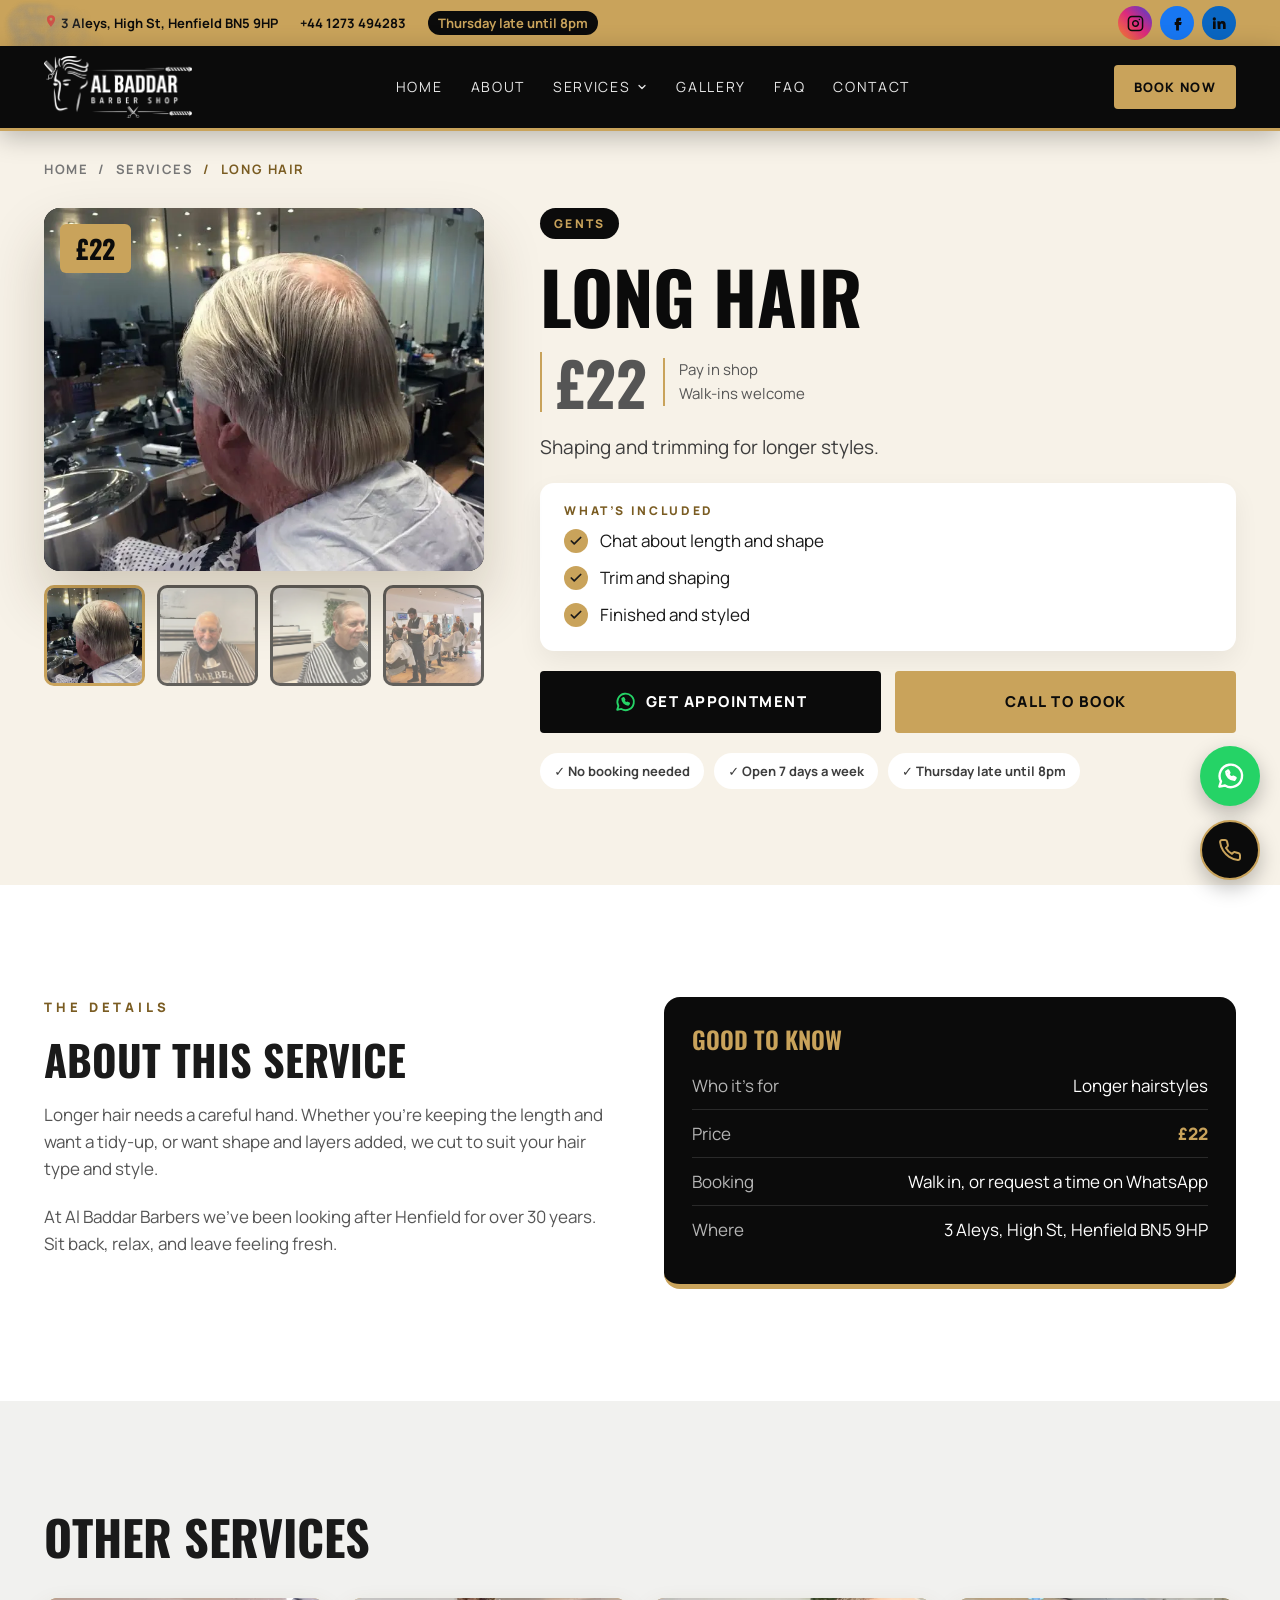
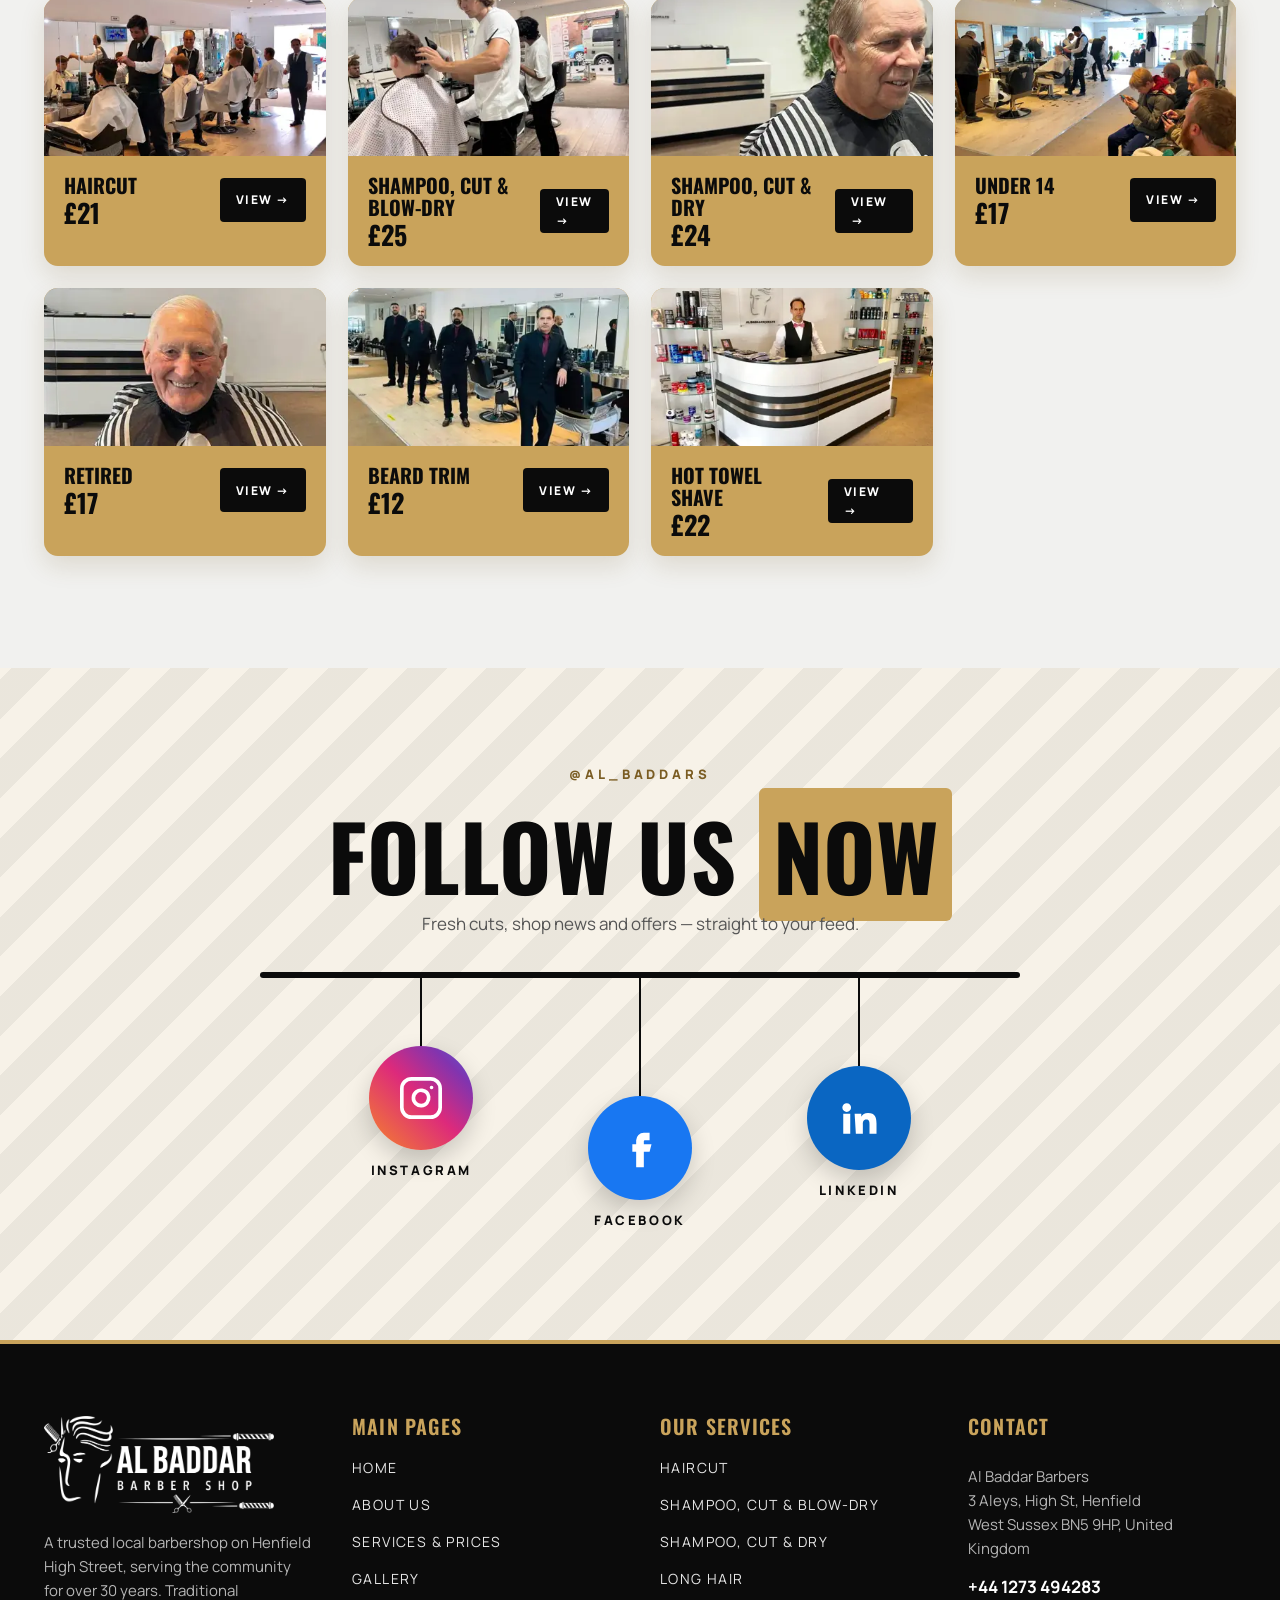
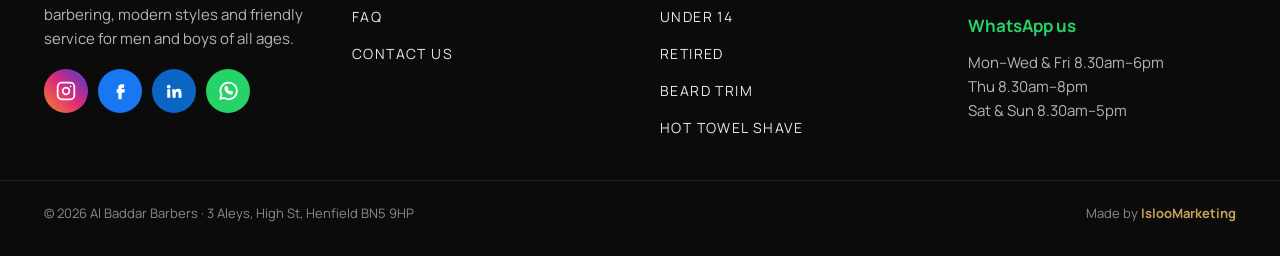
<file: services/long-hair.html>
<!doctype html>
<html lang="en-GB">
<head>
<meta charset="utf-8">
<meta name="viewport" content="width=device-width, initial-scale=1">
<title>Men’s Long Hair Cut in Henfield – £22 | Al Baddar</title>
<meta name="description" content="Long Hair £22 at Al Baddar Barbers, Henfield High Street. Shaping and trimming for longer styles. Walk-ins welcome — 01273 494283.">
<link rel="canonical" href="https://www.albaddarbarbers.co.uk/services/long-hair.html">
<meta name="robots" content="index, follow, max-image-preview:large">
<meta name="theme-color" content="#0b0b0b">
<meta name="geo.region" content="GB-WSX">
<meta name="geo.placename" content="Henfield">
<meta property="og:type" content="website">
<meta property="og:site_name" content="Al Baddar Barbers">
<meta property="og:locale" content="en_GB">
<meta property="og:title" content="Men’s Long Hair Cut in Henfield – £22 | Al Baddar">
<meta property="og:description" content="Long Hair £22 at Al Baddar Barbers, Henfield High Street. Shaping and trimming for longer styles. Walk-ins welcome — 01273 494283.">
<meta property="og:url" content="https://www.albaddarbarbers.co.uk/services/long-hair.html">
<meta property="og:image" content="https://www.albaddarbarbers.co.uk/assets/img/og-image.jpg">
<meta property="og:image:width" content="1200">
<meta property="og:image:height" content="630">
<meta property="og:image:alt" content="Al Baddar Barber Shop, Henfield">
<meta name="twitter:card" content="summary_large_image">
<meta name="twitter:title" content="Men’s Long Hair Cut in Henfield – £22 | Al Baddar">
<meta name="twitter:description" content="Long Hair £22 at Al Baddar Barbers, Henfield High Street. Shaping and trimming for longer styles. Walk-ins welcome — 01273 494283.">
<meta name="twitter:image" content="https://www.albaddarbarbers.co.uk/assets/img/og-image.jpg">
<link rel="icon" href="../favicon.ico" sizes="any">
<link rel="icon" type="image/png" sizes="32x32" href="../assets/img/favicon-32.png">
<link rel="apple-touch-icon" href="../assets/img/apple-touch-icon.png">
<link rel="manifest" href="../site.webmanifest">
<link rel="preconnect" href="https://fonts.googleapis.com">
<link rel="preconnect" href="https://fonts.gstatic.com" crossorigin>
<link rel="preload" as="style" href="https://fonts.googleapis.com/css2?family=Oswald:wght@500;600;700&amp;family=Manrope:wght@400;600;700;800&amp;display=swap" onload="this.onload=null;this.rel='stylesheet'">
<noscript><link rel="stylesheet" href="https://fonts.googleapis.com/css2?family=Oswald:wght@500;600;700&amp;family=Manrope:wght@400;600;700;800&amp;display=swap"></noscript>
<link rel="stylesheet" href="../assets/css/style.min.css">

<script type="application/ld+json">{
 "@context": "https://schema.org",
 "@graph": [
  {
   "@type": "Service",
   "@id": "https://www.albaddarbarbers.co.uk/services/long-hair.html#service",
   "name": "Long Hair",
   "serviceType": "Barber service",
   "description": "Shaping and trimming for longer styles. Longer hair needs a careful hand. Whether you’re keeping the length and want a tidy-up, or want shape and layers added, we cut to suit your hair type and style.",
   "url": "https://www.albaddarbarbers.co.uk/services/long-hair.html",
   "image": "https://www.albaddarbarbers.co.uk/assets/img/customer-long-hair-trim.webp",
   "provider": {
    "@id": "https://www.albaddarbarbers.co.uk/#business"
   },
   "areaServed": {
    "@type": "Place",
    "name": "Henfield, West Sussex"
   },
   "offers": {
    "@type": "Offer",
    "price": "22.00",
    "priceCurrency": "GBP",
    "availability": "https://schema.org/InStock",
    "url": "https://www.albaddarbarbers.co.uk/services/long-hair.html",
    "seller": {
     "@id": "https://www.albaddarbarbers.co.uk/#business"
    }
   }
  },
  {
   "@type": "BreadcrumbList",
   "itemListElement": [
    {
     "@type": "ListItem",
     "position": 1,
     "name": "Home",
     "item": "https://www.albaddarbarbers.co.uk/"
    },
    {
     "@type": "ListItem",
     "position": 2,
     "name": "Services",
     "item": "https://www.albaddarbarbers.co.uk/#services"
    },
    {
     "@type": "ListItem",
     "position": 3,
     "name": "Long Hair",
     "item": "https://www.albaddarbarbers.co.uk/services/long-hair.html"
    }
   ]
  },
  {
   "@type": [
    "HairSalon",
    "LocalBusiness"
   ],
   "@id": "https://www.albaddarbarbers.co.uk/#business",
   "name": "Al Baddar Barbers",
   "alternateName": [
    "Al Baddar Barber Shop",
    "Al-Baddar Barbers"
   ],
   "description": "Trusted local barbershop on Henfield High Street, serving the community for over 30 years. Haircuts, skin fades, beard trims and hot towel shaves for men and boys of all ages. Walk-ins welcome.",
   "url": "https://www.albaddarbarbers.co.uk/",
   "telephone": "+441273494283",
   "priceRange": "£12–£25",
   "currenciesAccepted": "GBP",
   "foundingDate": "1997",
   "image": [
    "https://www.albaddarbarbers.co.uk/assets/img/shopfront-henfield-high-street.webp",
    "https://www.albaddarbarbers.co.uk/assets/img/barbers-cutting-hair.webp",
    "https://www.albaddarbarbers.co.uk/assets/img/og-image.jpg"
   ],
   "logo": "https://www.albaddarbarbers.co.uk/assets/img/logo-al-baddar.png",
   "address": {
    "@type": "PostalAddress",
    "streetAddress": "3 Aleys, High Street",
    "addressLocality": "Henfield",
    "addressRegion": "West Sussex",
    "postalCode": "BN5 9HP",
    "addressCountry": "GB"
   },
   "hasMap": "https://maps.app.goo.gl/eHV9sWdLyRKpXMxz9",
   "areaServed": [
    {
     "@type": "Place",
     "name": "Henfield"
    },
    {
     "@type": "Place",
     "name": "West Sussex"
    }
   ],
   "openingHoursSpecification": [
    {
     "@type": "OpeningHoursSpecification",
     "dayOfWeek": [
      "Monday",
      "Tuesday",
      "Wednesday",
      "Friday"
     ],
     "opens": "08:30",
     "closes": "18:00"
    },
    {
     "@type": "OpeningHoursSpecification",
     "dayOfWeek": "Thursday",
     "opens": "08:30",
     "closes": "20:00"
    },
    {
     "@type": "OpeningHoursSpecification",
     "dayOfWeek": [
      "Saturday",
      "Sunday"
     ],
     "opens": "08:30",
     "closes": "17:00"
    }
   ],
   "sameAs": [
    "https://www.instagram.com/al_baddars/",
    "https://www.facebook.com/albaddarsbarberssussex/",
    "https://uk.linkedin.com/company/al-baddar"
   ],
   "hasOfferCatalog": {
    "@type": "OfferCatalog",
    "name": "Barber services",
    "itemListElement": [
     {
      "@type": "Offer",
      "price": "21.00",
      "priceCurrency": "GBP",
      "url": "https://www.albaddarbarbers.co.uk/services/haircut.html",
      "itemOffered": {
       "@type": "Service",
       "name": "Haircut",
       "description": "Our classic gents haircut — a traditional cut, skin fade or modern fade, finished with a professional style."
      }
     },
     {
      "@type": "Offer",
      "price": "25.00",
      "priceCurrency": "GBP",
      "url": "https://www.albaddarbarbers.co.uk/services/shampoo-cut-blow-dry.html",
      "itemOffered": {
       "@type": "Service",
       "name": "Shampoo, Cut & Blow-dry",
       "description": "A fresh shampoo, your haircut of choice, then blow-dried and styled."
      }
     },
     {
      "@type": "Offer",
      "price": "24.00",
      "priceCurrency": "GBP",
      "url": "https://www.albaddarbarbers.co.uk/services/shampoo-cut-dry.html",
      "itemOffered": {
       "@type": "Service",
       "name": "Shampoo, Cut & Dry",
       "description": "Shampoo and haircut, dried and finished."
      }
     },
     {
      "@type": "Offer",
      "price": "22.00",
      "priceCurrency": "GBP",
      "url": "https://www.albaddarbarbers.co.uk/services/long-hair.html",
      "itemOffered": {
       "@type": "Service",
       "name": "Long Hair",
       "description": "Shaping and trimming for longer styles."
      }
     },
     {
      "@type": "Offer",
      "price": "17.00",
      "priceCurrency": "GBP",
      "url": "https://www.albaddarbarbers.co.uk/services/under-14.html",
      "itemOffered": {
       "@type": "Service",
       "name": "Under 14",
       "description": "Haircuts for boys under 14 — patient, friendly service."
      }
     },
     {
      "@type": "Offer",
      "price": "17.00",
      "priceCurrency": "GBP",
      "url": "https://www.albaddarbarbers.co.uk/services/retired.html",
      "itemOffered": {
       "@type": "Service",
       "name": "Retired",
       "description": "The same quality haircut at a reduced price for retired customers."
      }
     },
     {
      "@type": "Offer",
      "price": "12.00",
      "priceCurrency": "GBP",
      "url": "https://www.albaddarbarbers.co.uk/services/beard-trim.html",
      "itemOffered": {
       "@type": "Service",
       "name": "Beard Trim",
       "description": "Your beard shaped, lined up and tidied to suit your face."
      }
     },
     {
      "@type": "Offer",
      "price": "22.00",
      "priceCurrency": "GBP",
      "url": "https://www.albaddarbarbers.co.uk/services/hot-towel-shave.html",
      "itemOffered": {
       "@type": "Service",
       "name": "Hot Towel Shave",
       "description": "The traditional barber shave, with hot towels."
      }
     }
    ]
   }
  }
 ]
}</script>
</head>
<body>
<a class="skip" href="#main">Skip to content</a>
<div class="fly-layer" aria-hidden="true"><div class="fly"><svg width="80" height="80" viewBox="0 0 24 24" fill="none" stroke="currentColor" stroke-width="1.3" stroke-linecap="round" stroke-linejoin="round" aria-hidden="true"><path d="M6 3a3 3 0 1 0 0 6 3 3 0 0 0 0-6zM6 15a3 3 0 1 0 0 6 3 3 0 0 0 0-6zM20 4L8.1 15.9M14.5 14.5L20 20M8.1 8.1L12 12"/></svg></div><div class="fly"><svg width="96" height="96" viewBox="0 0 24 24" fill="none" stroke="currentColor" stroke-width="1.3" stroke-linecap="round" stroke-linejoin="round" aria-hidden="true"><path d="M3 6h18v4H3zM5 10v8M8 10v8M11 10v8M14 10v8M17 10v8M20 10v6"/></svg></div><div class="fly"><svg width="72" height="72" viewBox="0 0 24 24" fill="none" stroke="currentColor" stroke-width="1.3" stroke-linecap="round" stroke-linejoin="round" aria-hidden="true"><path d="M8 2h8a3 3 0 0 1 3 3v5a3 3 0 0 1-3 3H8a3 3 0 0 1-3-3V5a3 3 0 0 1 3-3zM10 13h4v9h-4zM9 6h.01M12 6h.01M15 6h.01M9 9h.01M12 9h.01M15 9h.01"/></svg></div><div class="fly"><svg width="110" height="110" viewBox="0 0 24 24" fill="none" stroke="currentColor" stroke-width="1.3" stroke-linecap="round" stroke-linejoin="round" aria-hidden="true"><path d="M8 3h8l1 4 4 2-2 12H5L3 9l4-2zM9 3c0 2 1.3 3 3 3s3-1 3-3"/></svg></div><div class="fly"><svg width="70" height="70" viewBox="0 0 24 24" fill="none" stroke="currentColor" stroke-width="1.3" stroke-linecap="round" stroke-linejoin="round" aria-hidden="true"><path d="M7 2h10v4H7zM6 6h12l-1 14a2 2 0 0 1-2 2H9a2 2 0 0 1-2-2zM9 2v4M12 2v4M15 2v4M10 12h4"/></svg></div><div class="fly"><svg width="64" height="64" viewBox="0 0 24 24" fill="none" stroke="currentColor" stroke-width="1.3" stroke-linecap="round" stroke-linejoin="round" aria-hidden="true"><path d="M10 2h4v3h-4zM9 5h6l-.5 15a1.5 1.5 0 0 1-1.5 1.5h-2A1.5 1.5 0 0 1 9.5 20zM12 9v3"/></svg></div><div class="fly"><svg width="100" height="100" viewBox="0 0 24 24" fill="none" stroke="currentColor" stroke-width="1.3" stroke-linecap="round" stroke-linejoin="round" aria-hidden="true"><path d="M6 3a3 3 0 1 0 0 6 3 3 0 0 0 0-6zM6 15a3 3 0 1 0 0 6 3 3 0 0 0 0-6zM20 4L8.1 15.9M14.5 14.5L20 20M8.1 8.1L12 12"/></svg></div><div class="fly"><svg width="76" height="76" viewBox="0 0 24 24" fill="none" stroke="currentColor" stroke-width="1.3" stroke-linecap="round" stroke-linejoin="round" aria-hidden="true"><path d="M3 6h18v4H3zM5 10v8M8 10v8M11 10v8M14 10v8M17 10v8M20 10v6"/></svg></div></div>
<div class="fabs">
<a href="https://wa.me/441273494283?text=Hi%20Al%20Baddar%20Barbers%2C%20I%20would%20like%20to%20book%20an%20appointment." class="fab wa" aria-label="Chat on WhatsApp" target="_blank" rel="noopener"><svg width="30" height="30" viewBox="0 0 24 24" fill="none" stroke="currentColor" stroke-width="1.9" stroke-linecap="round" stroke-linejoin="round" aria-hidden="true"><path d="M3.5 20.5l1.3-4.2A9 9 0 1 1 8 19.6zM9 8.5c0 3.5 3 6.5 6.5 6.5l1-1.5-2-1-1 .8c-1.2-.5-2.3-1.6-2.8-2.8l.8-1-1-2z"/></svg></a>
<a href="tel:+441273494283" class="fab call" aria-label="Call Al Baddar Barbers"><svg width="24" height="24" viewBox="0 0 24 24" fill="none" stroke="currentColor" stroke-width="2" stroke-linecap="round" stroke-linejoin="round" aria-hidden="true"><path d="M22 16.9v3a2 2 0 0 1-2.2 2 19.8 19.8 0 0 1-8.6-3.1 19.5 19.5 0 0 1-6-6A19.8 19.8 0 0 1 2.1 4.2 2 2 0 0 1 4.1 2h3a2 2 0 0 1 2 1.7c.1 1 .4 1.9.7 2.8a2 2 0 0 1-.5 2.1L8 9.9a16 16 0 0 0 6 6l1.3-1.3a2 2 0 0 1 2.1-.4c.9.3 1.8.6 2.8.7a2 2 0 0 1 1.7 2z"/></svg></a>
</div>
<div class="topbar"><div class="container">
<div class="info"><span class="hide-xs"><svg width="14" height="14" viewBox="0 0 24 24" fill="#EA4335" stroke="none" stroke-width="0" stroke-linecap="round" stroke-linejoin="round" aria-hidden="true"><path d="M12 2a7 7 0 0 0-7 7c0 5 7 13 7 13s7-8 7-13a7 7 0 0 0-7-7zm0 9.5A2.5 2.5 0 1 1 12 6.5a2.5 2.5 0 0 1 0 5z"/></svg> 3 Aleys, High St, Henfield BN5 9HP</span><a href="tel:+441273494283">+44 1273 494283</a><span class="late hide-sm">Thursday late until 8pm</span></div>
<div class="socials"><a href="https://www.instagram.com/al_baddars/" class="soc soc-sm ig" aria-label="Instagram" target="_blank" rel="noopener"><svg width="17" height="17" viewBox="0 0 24 24" fill="none" stroke="currentColor" stroke-width="2.1" stroke-linecap="round" stroke-linejoin="round" aria-hidden="true"><path d="M7 2h10a5 5 0 0 1 5 5v10a5 5 0 0 1-5 5H7a5 5 0 0 1-5-5V7a5 5 0 0 1 5-5zM16 11.4A4 4 0 1 1 12.6 8 4 4 0 0 1 16 11.4zM17.5 6.5h.01"/></svg></a><a href="https://www.facebook.com/albaddarsbarberssussex/" class="soc soc-sm fb" aria-label="Facebook" target="_blank" rel="noopener"><svg width="17" height="17" viewBox="0 0 24 24" fill="currentColor" stroke="none" stroke-width="2.1" stroke-linecap="round" stroke-linejoin="round" aria-hidden="true"><path d="M14 8h3V4h-3a4 4 0 0 0-4 4v2H8v4h2v8h4v-8h3l1-4h-4V8.5a.5.5 0 0 1 .5-.5z"/></svg></a><a href="https://uk.linkedin.com/company/al-baddar" class="soc soc-sm li" aria-label="LinkedIn" target="_blank" rel="noopener"><svg width="16" height="16" viewBox="0 0 24 24" fill="currentColor" stroke="none" stroke-width="2.1" stroke-linecap="round" stroke-linejoin="round" aria-hidden="true"><path d="M4.98 3.5a2.5 2.5 0 1 1 0 5 2.5 2.5 0 0 1 0-5zM3 9.5h4V21H3zM9.5 9.5h3.8v1.6h.1c.5-1 1.8-2 3.8-2 4 0 4.8 2.6 4.8 6V21h-4v-5.2c0-1.3 0-2.9-1.8-2.9s-2 1.4-2 2.8V21h-4z"/></svg></a></div>
</div></div>
<header class="header"><div class="container">
<a class="brand" href="../index.html#top" aria-label="Al Baddar Barbers home"><img src="../assets/img/logo-al-baddar.webp" alt="Al Baddar Barber Shop" width="600" height="251"></a>
<nav class="nav" aria-label="Main">
<a href="../index.html#top">Home</a><a href="../about.html">About</a>
<div class="dd"><a href="../index.html#services">Services <svg width="12" height="12" viewBox="0 0 24 24" fill="none" stroke="currentColor" stroke-width="2.5" stroke-linecap="round" stroke-linejoin="round" aria-hidden="true"><path d="M6 9l6 6 6-6"/></svg></a><div class="dd-menu"><a href="../services/haircut.html"><span>Haircut</span><b>£21</b></a><a href="../services/shampoo-cut-blow-dry.html"><span>Shampoo, Cut &amp; Blow-dry</span><b>£25</b></a><a href="../services/shampoo-cut-dry.html"><span>Shampoo, Cut &amp; Dry</span><b>£24</b></a><a href="../services/long-hair.html"><span>Long Hair</span><b>£22</b></a><a href="../services/under-14.html"><span>Under 14</span><b>£17</b></a><a href="../services/retired.html"><span>Retired</span><b>£17</b></a><a href="../services/beard-trim.html"><span>Beard Trim</span><b>£12</b></a><a href="../services/hot-towel-shave.html"><span>Hot Towel Shave</span><b>£22</b></a></div></div>
<a href="../index.html#gallery">Gallery</a><a href="../index.html#faq">FAQ</a><a href="../contact.html">Contact</a>
</nav>
<div class="header-cta">
<a class="btn btn-gold btn-sm hide-xs" href="https://wa.me/441273494283?text=Hi%20Al%20Baddar%20Barbers%2C%20I%20would%20like%20to%20book%20an%20appointment." target="_blank" rel="noopener">Book Now</a>
<details class="burger"><summary aria-label="Open menu"><svg width="20" height="20" viewBox="0 0 24 24" fill="none" stroke="currentColor" stroke-width="2" stroke-linecap="round" stroke-linejoin="round" aria-hidden="true"><path d="M3 6h18M3 12h18M3 18h18"/></svg></summary>
<nav class="mnav" aria-label="Mobile"><a href="../index.html#top">Home</a><a href="../about.html">About</a><a href="../index.html#services">Services &amp; Prices</a><a class="sub" href="../services/haircut.html">— Haircut · £21</a><a class="sub" href="../services/shampoo-cut-blow-dry.html">— Shampoo, Cut &amp; Blow-dry · £25</a><a class="sub" href="../services/shampoo-cut-dry.html">— Shampoo, Cut &amp; Dry · £24</a><a class="sub" href="../services/long-hair.html">— Long Hair · £22</a><a class="sub" href="../services/under-14.html">— Under 14 · £17</a><a class="sub" href="../services/retired.html">— Retired · £17</a><a class="sub" href="../services/beard-trim.html">— Beard Trim · £12</a><a class="sub" href="../services/hot-towel-shave.html">— Hot Towel Shave · £22</a><a href="../index.html#gallery">Gallery</a><a href="../index.html#faq">FAQ</a><a href="../contact.html">Contact</a></nav>
</details>
</div>
</div></header>
<main id="main">

<section class="bg-cream"><div class="container">
<nav class="crumbs" aria-label="Breadcrumb"><ol><li><a href="../index.html">Home</a></li><li><a href="../index.html#services">Services</a></li><li aria-current="page">Long Hair</li></ol></nav>
<div class="product">
<div class="gallery">
<div class="main-img"><img src="../assets/img/customer-long-hair-trim.webp" srcset="../assets/img/customer-long-hair-trim-400.webp 400w, ../assets/img/customer-long-hair-trim-800.webp 800w, ../assets/img/customer-long-hair-trim.webp 960w" sizes="(max-width: 900px) 100vw, 600px" alt="Customer’s long hair after a trim, seen from behind" width="960" height="720" fetchpriority="high" data-main-img><span class="price-tag">£22</span></div>
<div class="pthumbs"><button type="button" class="on" data-src="../assets/img/customer-long-hair-trim.webp" data-srcset="../assets/img/customer-long-hair-trim-400.webp 400w, ../assets/img/customer-long-hair-trim-800.webp 800w, ../assets/img/customer-long-hair-trim.webp 960w" aria-label="Show photo 1"><img src="../assets/img/customer-long-hair-trim-400.webp" alt="" loading="lazy" decoding="async" width="150" height="150"></button><button type="button" class="" data-src="../assets/img/customer-happy-regular.webp" data-srcset="../assets/img/customer-happy-regular-400.webp 400w, ../assets/img/customer-happy-regular.webp 546w" aria-label="Show photo 2"><img src="../assets/img/customer-happy-regular-400.webp" alt="" loading="lazy" decoding="async" width="150" height="150"></button><button type="button" class="" data-src="../assets/img/customer-slicked-back.webp" data-srcset="../assets/img/customer-slicked-back-400.webp 400w, ../assets/img/customer-slicked-back.webp 720w" aria-label="Show photo 3"><img src="../assets/img/customer-slicked-back-400.webp" alt="" loading="lazy" decoding="async" width="150" height="150"></button><button type="button" class="" data-src="../assets/img/barbers-cutting-hair.webp" data-srcset="../assets/img/barbers-cutting-hair-400.webp 400w, ../assets/img/barbers-cutting-hair-800.webp 800w, ../assets/img/barbers-cutting-hair.webp 1400w" aria-label="Show photo 4"><img src="../assets/img/barbers-cutting-hair-400.webp" alt="" loading="lazy" decoding="async" width="150" height="150"></button></div>
</div>
<div class="pinfo">
<span class="tag">Gents</span>
<h1>Long Hair</h1>
<div class="pprice"><span class="price">£22</span><span>Pay in shop<br>Walk-ins welcome</span></div>
<p style="font-size:19px;color:#3d3d3d">Shaping and trimming for longer styles.</p>
<div class="includes"><h2>What’s included</h2><ul><li><span class="tick"><svg width="14" height="14" viewBox="0 0 24 24" fill="none" stroke="currentColor" stroke-width="3" stroke-linecap="round" stroke-linejoin="round" aria-hidden="true"><path d="M20 6L9 17l-5-5"/></svg></span>Chat about length and shape</li><li><span class="tick"><svg width="14" height="14" viewBox="0 0 24 24" fill="none" stroke="currentColor" stroke-width="3" stroke-linecap="round" stroke-linejoin="round" aria-hidden="true"><path d="M20 6L9 17l-5-5"/></svg></span>Trim and shaping</li><li><span class="tick"><svg width="14" height="14" viewBox="0 0 24 24" fill="none" stroke="currentColor" stroke-width="3" stroke-linecap="round" stroke-linejoin="round" aria-hidden="true"><path d="M20 6L9 17l-5-5"/></svg></span>Finished and styled</li></ul></div>
<div class="btn-row"><a class="btn btn-dark btn-block" href="https://wa.me/441273494283?text=Hi%20Al%20Baddar%20Barbers%2C%20I%20would%20like%20to%20book%20an%20appointment%20for%3A%20Long%20Hair%20%28%C2%A322%29." target="_blank" rel="noopener"><span style="color:var(--wa);display:flex"><svg width="22" height="22" viewBox="0 0 24 24" fill="none" stroke="currentColor" stroke-width="2" stroke-linecap="round" stroke-linejoin="round" aria-hidden="true"><path d="M3.5 20.5l1.3-4.2A9 9 0 1 1 8 19.6zM9 8.5c0 3.5 3 6.5 6.5 6.5l1-1.5-2-1-1 .8c-1.2-.5-2.3-1.6-2.8-2.8l.8-1-1-2z"/></svg></span>Get Appointment</a><a class="btn btn-gold btn-block" href="tel:+441273494283">Call to Book</a></div>
<div class="chips"><span>✓ No booking needed</span><span>✓ Open 7 days a week</span><span>✓ Thursday late until 8pm</span></div>
</div>
</div>
</div></section>

<section class="section bg-white"><div class="container details">
<div class="stack rv"><p class="eyebrow" style="margin:0">The Details</p><h2 class="h2" style="font-size:42px">About this service</h2>
<p class="muted">Longer hair needs a careful hand. Whether you’re keeping the length and want a tidy-up, or want shape and layers added, we cut to suit your hair type and style.</p>
<p class="muted">At Al Baddar Barbers we’ve been looking after Henfield for over 30 years. Sit back, relax, and leave feeling fresh.</p></div>
<div class="know rv"><h2>Good to know</h2><dl>
<div><dt>Who it’s for</dt><dd>Longer hairstyles</dd></div>
<div><dt>Price</dt><dd style="color:var(--gold);font-weight:800">£22</dd></div>
<div><dt>Booking</dt><dd>Walk in, or request a time on WhatsApp</dd></div>
<div><dt>Where</dt><dd>3 Aleys, High St, Henfield BN5 9HP</dd></div></dl></div>
</div></section>

<section class="section bg-grey"><div class="container">
<h2 class="h2 rv" style="font-size:clamp(34px,4vw,48px)">Other Services</h2>
<div class="cards" style="margin-top:36px"><a class="card mini rv" href="haircut.html"><img src="../assets/img/barbers-cutting-hair.webp" srcset="../assets/img/barbers-cutting-hair-400.webp 400w, ../assets/img/barbers-cutting-hair-800.webp 800w, ../assets/img/barbers-cutting-hair.webp 1400w" sizes="300px" alt="" width="1400" height="1050" loading="lazy" decoding="async"><div class="foot"><div><h3>Haircut</h3><div class="price">£21</div></div><span class="cbtn">View →</span></div></a><a class="card mini rv" href="shampoo-cut-blow-dry.html"><img src="../assets/img/barber-blow-dry.webp" srcset="../assets/img/barber-blow-dry-400.webp 400w, ../assets/img/barber-blow-dry-800.webp 800w, ../assets/img/barber-blow-dry.webp 1050w" sizes="300px" alt="" width="1050" height="1400" loading="lazy" decoding="async"><div class="foot"><div><h3>Shampoo, Cut &amp; Blow-dry</h3><div class="price">£25</div></div><span class="cbtn">View →</span></div></a><a class="card mini rv" href="shampoo-cut-dry.html"><img src="../assets/img/customer-slicked-back.webp" srcset="../assets/img/customer-slicked-back-400.webp 400w, ../assets/img/customer-slicked-back.webp 720w" sizes="300px" alt="" width="720" height="960" loading="lazy" decoding="async"><div class="foot"><div><h3>Shampoo, Cut &amp; Dry</h3><div class="price">£24</div></div><span class="cbtn">View →</span></div></a><a class="card mini rv" href="under-14.html"><img src="../assets/img/shop-busy-afternoon.webp" srcset="../assets/img/shop-busy-afternoon-400.webp 400w, ../assets/img/shop-busy-afternoon-800.webp 800w, ../assets/img/shop-busy-afternoon.webp 1400w" sizes="300px" alt="" width="1400" height="1050" loading="lazy" decoding="async"><div class="foot"><div><h3>Under 14</h3><div class="price">£17</div></div><span class="cbtn">View →</span></div></a><a class="card mini rv" href="retired.html"><img src="../assets/img/customer-happy-regular.webp" srcset="../assets/img/customer-happy-regular-400.webp 400w, ../assets/img/customer-happy-regular.webp 546w" sizes="300px" alt="" width="546" height="960" loading="lazy" decoding="async"><div class="foot"><div><h3>Retired</h3><div class="price">£17</div></div><span class="cbtn">View →</span></div></a><a class="card mini rv" href="beard-trim.html"><img src="../assets/img/barber-team.webp" srcset="../assets/img/barber-team-400.webp 400w, ../assets/img/barber-team-800.webp 800w, ../assets/img/barber-team.webp 1097w" sizes="300px" alt="" width="1097" height="1400" loading="lazy" decoding="async"><div class="foot"><div><h3>Beard Trim</h3><div class="price">£12</div></div><span class="cbtn">View →</span></div></a><a class="card mini rv" href="hot-towel-shave.html"><img src="../assets/img/owner-reception.webp" srcset="../assets/img/owner-reception-400.webp 400w, ../assets/img/owner-reception-800.webp 800w, ../assets/img/owner-reception.webp 1400w" sizes="300px" alt="" width="1400" height="1050" loading="lazy" decoding="async"><div class="foot"><div><h3>Hot Towel Shave</h3><div class="price">£22</div></div><span class="cbtn">View →</span></div></a></div>
</div></section>
<section class="follow" aria-labelledby="follow-h"><div class="container">
<p class="eyebrow">@al_baddars</p>
<h2 id="follow-h" class="rv">Follow Us <span>Now</span></h2>
<p class="muted">Fresh cuts, shop news and offers — straight to your feed.</p>
<div class="rail"></div>
<div class="hangers"><div class="hang" style="--len:70px"><span class="string"></span><a href="https://www.instagram.com/al_baddars/" target="_blank" rel="noopener"><span class="soc ig"><svg width="46" height="46" viewBox="0 0 24 24" fill="none" stroke="currentColor" stroke-width="1.9" stroke-linecap="round" stroke-linejoin="round" aria-hidden="true"><path d="M7 2h10a5 5 0 0 1 5 5v10a5 5 0 0 1-5 5H7a5 5 0 0 1-5-5V7a5 5 0 0 1 5-5zM16 11.4A4 4 0 1 1 12.6 8 4 4 0 0 1 16 11.4zM17.5 6.5h.01"/></svg></span>Instagram</a></div><div class="hang" style="--len:120px"><span class="string"></span><a href="https://www.facebook.com/albaddarsbarberssussex/" target="_blank" rel="noopener"><span class="soc fb"><svg width="46" height="46" viewBox="0 0 24 24" fill="currentColor" stroke="none" stroke-width="1.9" stroke-linecap="round" stroke-linejoin="round" aria-hidden="true"><path d="M14 8h3V4h-3a4 4 0 0 0-4 4v2H8v4h2v8h4v-8h3l1-4h-4V8.5a.5.5 0 0 1 .5-.5z"/></svg></span>Facebook</a></div><div class="hang" style="--len:90px"><span class="string"></span><a href="https://uk.linkedin.com/company/al-baddar" target="_blank" rel="noopener"><span class="soc li"><svg width="42" height="42" viewBox="0 0 24 24" fill="currentColor" stroke="none" stroke-width="1.9" stroke-linecap="round" stroke-linejoin="round" aria-hidden="true"><path d="M4.98 3.5a2.5 2.5 0 1 1 0 5 2.5 2.5 0 0 1 0-5zM3 9.5h4V21H3zM9.5 9.5h3.8v1.6h.1c.5-1 1.8-2 3.8-2 4 0 4.8 2.6 4.8 6V21h-4v-5.2c0-1.3 0-2.9-1.8-2.9s-2 1.4-2 2.8V21h-4z"/></svg></span>LinkedIn</a></div></div>
</div></section>
</main>
<footer class="footer"><div class="container cols">
<div><img class="logo" src="../assets/img/logo-al-baddar.webp" alt="Al Baddar Barber Shop" width="600" height="251" loading="lazy">
<p style="margin-top:18px">A trusted local barbershop on Henfield High Street, serving the community for over 30 years. Traditional barbering, modern styles and friendly service for men and boys of all ages.</p>
<div class="socials"><a href="https://www.instagram.com/al_baddars/" class="soc ig" aria-label="Instagram" target="_blank" rel="noopener"><svg width="20" height="20" viewBox="0 0 24 24" fill="none" stroke="currentColor" stroke-width="2.1" stroke-linecap="round" stroke-linejoin="round" aria-hidden="true"><path d="M7 2h10a5 5 0 0 1 5 5v10a5 5 0 0 1-5 5H7a5 5 0 0 1-5-5V7a5 5 0 0 1 5-5zM16 11.4A4 4 0 1 1 12.6 8 4 4 0 0 1 16 11.4zM17.5 6.5h.01"/></svg></a><a href="https://www.facebook.com/albaddarsbarberssussex/" class="soc fb" aria-label="Facebook" target="_blank" rel="noopener"><svg width="20" height="20" viewBox="0 0 24 24" fill="currentColor" stroke="none" stroke-width="2.1" stroke-linecap="round" stroke-linejoin="round" aria-hidden="true"><path d="M14 8h3V4h-3a4 4 0 0 0-4 4v2H8v4h2v8h4v-8h3l1-4h-4V8.5a.5.5 0 0 1 .5-.5z"/></svg></a><a href="https://uk.linkedin.com/company/al-baddar" class="soc li" aria-label="LinkedIn" target="_blank" rel="noopener"><svg width="18" height="18" viewBox="0 0 24 24" fill="currentColor" stroke="none" stroke-width="2.1" stroke-linecap="round" stroke-linejoin="round" aria-hidden="true"><path d="M4.98 3.5a2.5 2.5 0 1 1 0 5 2.5 2.5 0 0 1 0-5zM3 9.5h4V21H3zM9.5 9.5h3.8v1.6h.1c.5-1 1.8-2 3.8-2 4 0 4.8 2.6 4.8 6V21h-4v-5.2c0-1.3 0-2.9-1.8-2.9s-2 1.4-2 2.8V21h-4z"/></svg></a><a href="https://wa.me/441273494283?text=Hi%20Al%20Baddar%20Barbers%2C%20I%20would%20like%20to%20book%20an%20appointment." class="soc wa" aria-label="WhatsApp" target="_blank" rel="noopener"><svg width="22" height="22" viewBox="0 0 24 24" fill="none" stroke="currentColor" stroke-width="2" stroke-linecap="round" stroke-linejoin="round" aria-hidden="true"><path d="M3.5 20.5l1.3-4.2A9 9 0 1 1 8 19.6zM9 8.5c0 3.5 3 6.5 6.5 6.5l1-1.5-2-1-1 .8c-1.2-.5-2.3-1.6-2.8-2.8l.8-1-1-2z"/></svg></a></div></div>
<nav aria-labelledby="f-pages"><h2 id="f-pages">Main Pages</h2><ul><li><a href="../index.html#top">Home</a></li><li><a href="../about.html">About Us</a></li><li><a href="../index.html#services">Services &amp; Prices</a></li><li><a href="../index.html#gallery">Gallery</a></li><li><a href="../index.html#faq">FAQ</a></li><li><a href="../contact.html">Contact Us</a></li></ul></nav>
<nav aria-labelledby="f-svc"><h2 id="f-svc">Our Services</h2><ul><li><a href="../services/haircut.html">Haircut</a></li><li><a href="../services/shampoo-cut-blow-dry.html">Shampoo, Cut &amp; Blow-dry</a></li><li><a href="../services/shampoo-cut-dry.html">Shampoo, Cut &amp; Dry</a></li><li><a href="../services/long-hair.html">Long Hair</a></li><li><a href="../services/under-14.html">Under 14</a></li><li><a href="../services/retired.html">Retired</a></li><li><a href="../services/beard-trim.html">Beard Trim</a></li><li><a href="../services/hot-towel-shave.html">Hot Towel Shave</a></li></ul></nav>
<div class="contact"><h2>Contact</h2>
<address>Al Baddar Barbers<br>3 Aleys, High St, Henfield<br>West Sussex BN5 9HP, United Kingdom</address>
<a href="tel:+441273494283" style="color:#fff">+44 1273 494283</a>
<a href="https://wa.me/441273494283?text=Hi%20Al%20Baddar%20Barbers%2C%20I%20would%20like%20to%20book%20an%20appointment." style="color:var(--wa)" target="_blank" rel="noopener">WhatsApp us</a>
<p>Mon–Wed &amp; Fri 8.30am–6pm<br>Thu 8.30am–8pm<br>Sat &amp; Sun 8.30am–5pm</p></div>
</div>
<div class="legal"><div class="container"><span>© <span data-year>2026</span> Al Baddar Barbers · 3 Aleys, High St, Henfield BN5 9HP</span><span>Made by <strong style="color:var(--gold)">IslooMarketing</strong></span></div></div>
</footer>
<script src="../assets/js/main.min.js" defer></script>
</body>
</html>
</file>
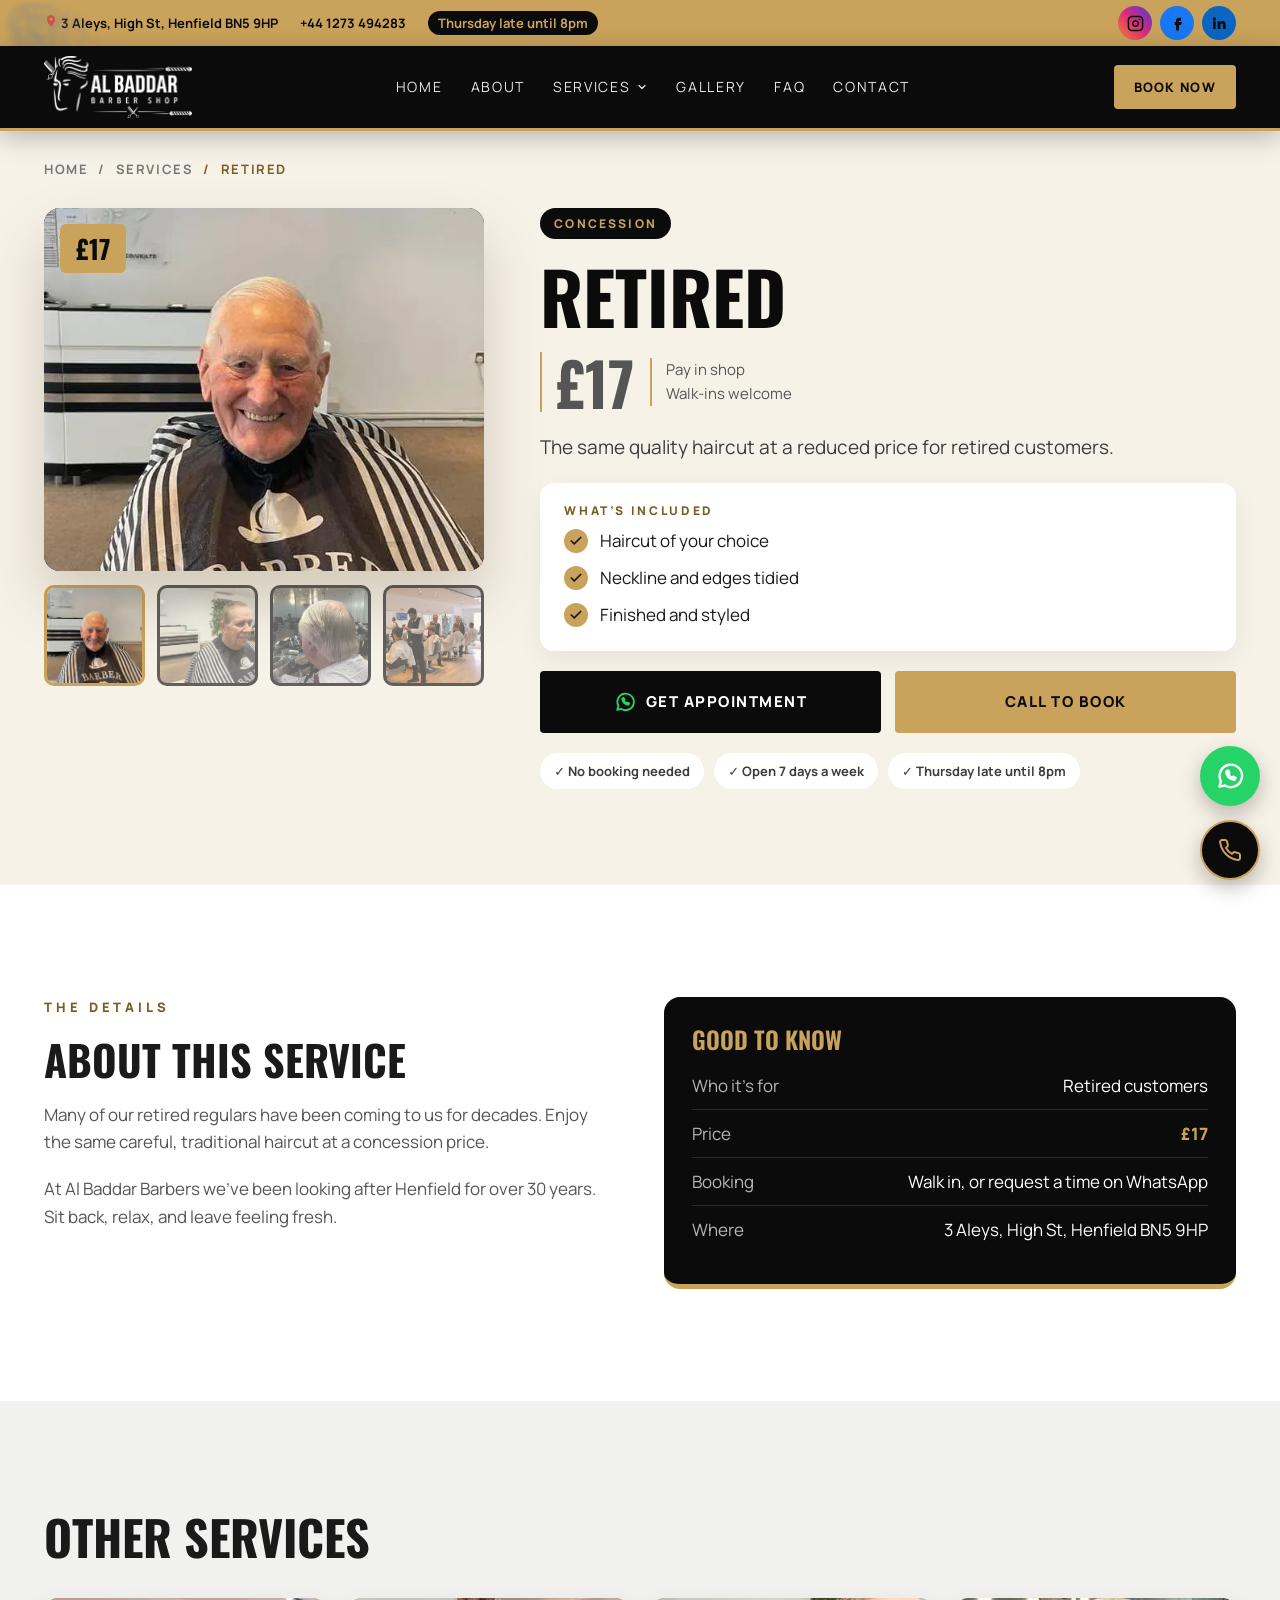
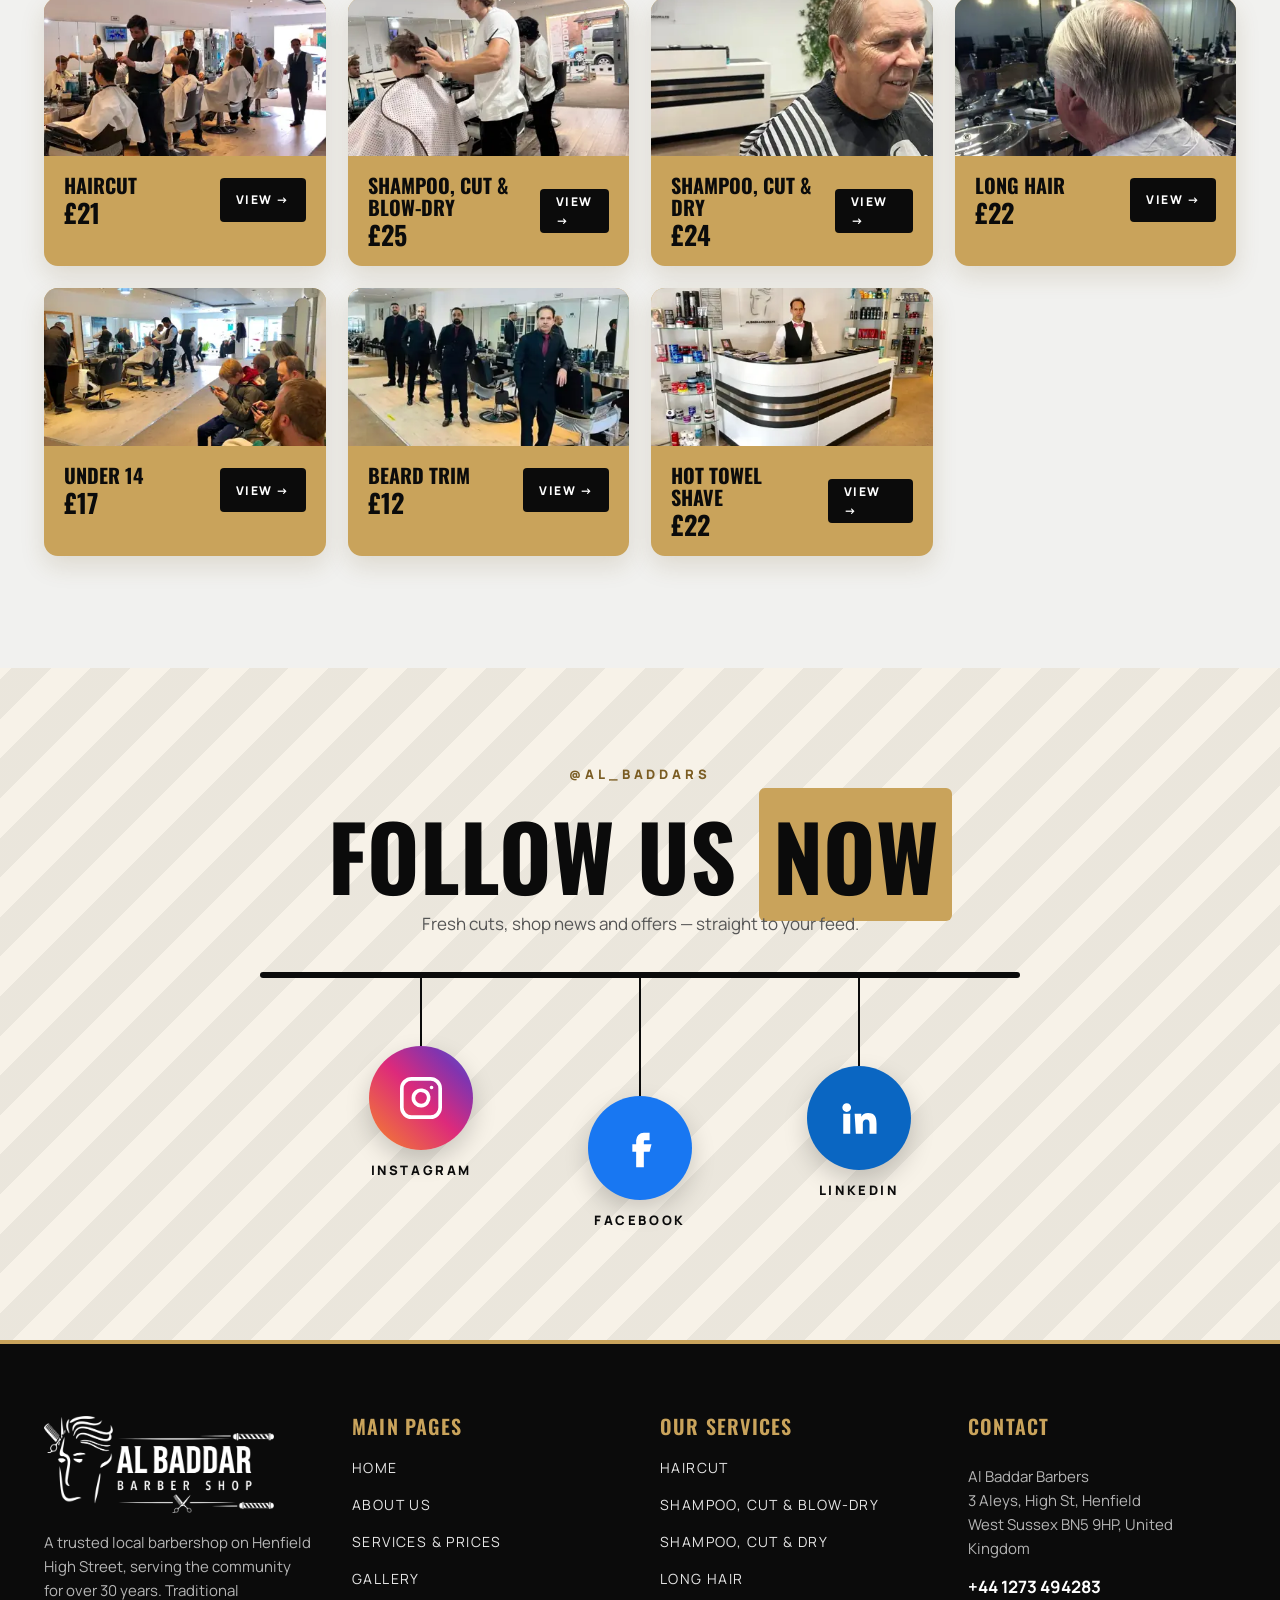
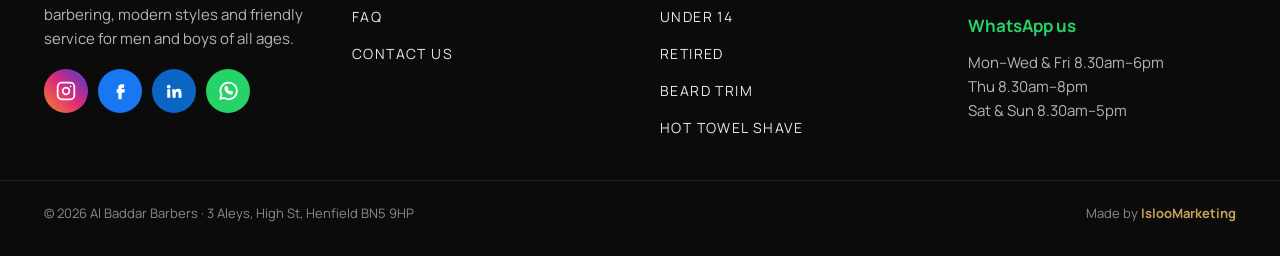
<file: services/retired.html>
<!doctype html>
<html lang="en-GB">
<head>
<meta charset="utf-8">
<meta name="viewport" content="width=device-width, initial-scale=1">
<title>Retired Gents’ Haircut in Henfield – £17 | Al Baddar</title>
<meta name="description" content="Retired £17 at Al Baddar Barbers, Henfield High Street. Haircut at a reduced price for retired customers. Walk-ins welcome — 01273 494283.">
<link rel="canonical" href="https://www.albaddarbarbers.co.uk/services/retired.html">
<meta name="robots" content="index, follow, max-image-preview:large">
<meta name="theme-color" content="#0b0b0b">
<meta name="geo.region" content="GB-WSX">
<meta name="geo.placename" content="Henfield">
<meta property="og:type" content="website">
<meta property="og:site_name" content="Al Baddar Barbers">
<meta property="og:locale" content="en_GB">
<meta property="og:title" content="Retired Gents’ Haircut in Henfield – £17 | Al Baddar">
<meta property="og:description" content="Retired £17 at Al Baddar Barbers, Henfield High Street. Haircut at a reduced price for retired customers. Walk-ins welcome — 01273 494283.">
<meta property="og:url" content="https://www.albaddarbarbers.co.uk/services/retired.html">
<meta property="og:image" content="https://www.albaddarbarbers.co.uk/assets/img/og-image.jpg">
<meta property="og:image:width" content="1200">
<meta property="og:image:height" content="630">
<meta property="og:image:alt" content="Al Baddar Barber Shop, Henfield">
<meta name="twitter:card" content="summary_large_image">
<meta name="twitter:title" content="Retired Gents’ Haircut in Henfield – £17 | Al Baddar">
<meta name="twitter:description" content="Retired £17 at Al Baddar Barbers, Henfield High Street. Haircut at a reduced price for retired customers. Walk-ins welcome — 01273 494283.">
<meta name="twitter:image" content="https://www.albaddarbarbers.co.uk/assets/img/og-image.jpg">
<link rel="icon" href="../favicon.ico" sizes="any">
<link rel="icon" type="image/png" sizes="32x32" href="../assets/img/favicon-32.png">
<link rel="apple-touch-icon" href="../assets/img/apple-touch-icon.png">
<link rel="manifest" href="../site.webmanifest">
<link rel="preconnect" href="https://fonts.googleapis.com">
<link rel="preconnect" href="https://fonts.gstatic.com" crossorigin>
<link rel="preload" as="style" href="https://fonts.googleapis.com/css2?family=Oswald:wght@500;600;700&amp;family=Manrope:wght@400;600;700;800&amp;display=swap" onload="this.onload=null;this.rel='stylesheet'">
<noscript><link rel="stylesheet" href="https://fonts.googleapis.com/css2?family=Oswald:wght@500;600;700&amp;family=Manrope:wght@400;600;700;800&amp;display=swap"></noscript>
<link rel="stylesheet" href="../assets/css/style.min.css">

<script type="application/ld+json">{
 "@context": "https://schema.org",
 "@graph": [
  {
   "@type": "Service",
   "@id": "https://www.albaddarbarbers.co.uk/services/retired.html#service",
   "name": "Retired",
   "serviceType": "Barber service",
   "description": "The same quality haircut at a reduced price for retired customers. Many of our retired regulars have been coming to us for decades. Enjoy the same careful, traditional haircut at a concession price.",
   "url": "https://www.albaddarbarbers.co.uk/services/retired.html",
   "image": "https://www.albaddarbarbers.co.uk/assets/img/customer-happy-regular.webp",
   "provider": {
    "@id": "https://www.albaddarbarbers.co.uk/#business"
   },
   "areaServed": {
    "@type": "Place",
    "name": "Henfield, West Sussex"
   },
   "offers": {
    "@type": "Offer",
    "price": "17.00",
    "priceCurrency": "GBP",
    "availability": "https://schema.org/InStock",
    "url": "https://www.albaddarbarbers.co.uk/services/retired.html",
    "seller": {
     "@id": "https://www.albaddarbarbers.co.uk/#business"
    }
   }
  },
  {
   "@type": "BreadcrumbList",
   "itemListElement": [
    {
     "@type": "ListItem",
     "position": 1,
     "name": "Home",
     "item": "https://www.albaddarbarbers.co.uk/"
    },
    {
     "@type": "ListItem",
     "position": 2,
     "name": "Services",
     "item": "https://www.albaddarbarbers.co.uk/#services"
    },
    {
     "@type": "ListItem",
     "position": 3,
     "name": "Retired",
     "item": "https://www.albaddarbarbers.co.uk/services/retired.html"
    }
   ]
  },
  {
   "@type": [
    "HairSalon",
    "LocalBusiness"
   ],
   "@id": "https://www.albaddarbarbers.co.uk/#business",
   "name": "Al Baddar Barbers",
   "alternateName": [
    "Al Baddar Barber Shop",
    "Al-Baddar Barbers"
   ],
   "description": "Trusted local barbershop on Henfield High Street, serving the community for over 30 years. Haircuts, skin fades, beard trims and hot towel shaves for men and boys of all ages. Walk-ins welcome.",
   "url": "https://www.albaddarbarbers.co.uk/",
   "telephone": "+441273494283",
   "priceRange": "£12–£25",
   "currenciesAccepted": "GBP",
   "foundingDate": "1997",
   "image": [
    "https://www.albaddarbarbers.co.uk/assets/img/shopfront-henfield-high-street.webp",
    "https://www.albaddarbarbers.co.uk/assets/img/barbers-cutting-hair.webp",
    "https://www.albaddarbarbers.co.uk/assets/img/og-image.jpg"
   ],
   "logo": "https://www.albaddarbarbers.co.uk/assets/img/logo-al-baddar.png",
   "address": {
    "@type": "PostalAddress",
    "streetAddress": "3 Aleys, High Street",
    "addressLocality": "Henfield",
    "addressRegion": "West Sussex",
    "postalCode": "BN5 9HP",
    "addressCountry": "GB"
   },
   "hasMap": "https://maps.app.goo.gl/eHV9sWdLyRKpXMxz9",
   "areaServed": [
    {
     "@type": "Place",
     "name": "Henfield"
    },
    {
     "@type": "Place",
     "name": "West Sussex"
    }
   ],
   "openingHoursSpecification": [
    {
     "@type": "OpeningHoursSpecification",
     "dayOfWeek": [
      "Monday",
      "Tuesday",
      "Wednesday",
      "Friday"
     ],
     "opens": "08:30",
     "closes": "18:00"
    },
    {
     "@type": "OpeningHoursSpecification",
     "dayOfWeek": "Thursday",
     "opens": "08:30",
     "closes": "20:00"
    },
    {
     "@type": "OpeningHoursSpecification",
     "dayOfWeek": [
      "Saturday",
      "Sunday"
     ],
     "opens": "08:30",
     "closes": "17:00"
    }
   ],
   "sameAs": [
    "https://www.instagram.com/al_baddars/",
    "https://www.facebook.com/albaddarsbarberssussex/",
    "https://uk.linkedin.com/company/al-baddar"
   ],
   "hasOfferCatalog": {
    "@type": "OfferCatalog",
    "name": "Barber services",
    "itemListElement": [
     {
      "@type": "Offer",
      "price": "21.00",
      "priceCurrency": "GBP",
      "url": "https://www.albaddarbarbers.co.uk/services/haircut.html",
      "itemOffered": {
       "@type": "Service",
       "name": "Haircut",
       "description": "Our classic gents haircut — a traditional cut, skin fade or modern fade, finished with a professional style."
      }
     },
     {
      "@type": "Offer",
      "price": "25.00",
      "priceCurrency": "GBP",
      "url": "https://www.albaddarbarbers.co.uk/services/shampoo-cut-blow-dry.html",
      "itemOffered": {
       "@type": "Service",
       "name": "Shampoo, Cut & Blow-dry",
       "description": "A fresh shampoo, your haircut of choice, then blow-dried and styled."
      }
     },
     {
      "@type": "Offer",
      "price": "24.00",
      "priceCurrency": "GBP",
      "url": "https://www.albaddarbarbers.co.uk/services/shampoo-cut-dry.html",
      "itemOffered": {
       "@type": "Service",
       "name": "Shampoo, Cut & Dry",
       "description": "Shampoo and haircut, dried and finished."
      }
     },
     {
      "@type": "Offer",
      "price": "22.00",
      "priceCurrency": "GBP",
      "url": "https://www.albaddarbarbers.co.uk/services/long-hair.html",
      "itemOffered": {
       "@type": "Service",
       "name": "Long Hair",
       "description": "Shaping and trimming for longer styles."
      }
     },
     {
      "@type": "Offer",
      "price": "17.00",
      "priceCurrency": "GBP",
      "url": "https://www.albaddarbarbers.co.uk/services/under-14.html",
      "itemOffered": {
       "@type": "Service",
       "name": "Under 14",
       "description": "Haircuts for boys under 14 — patient, friendly service."
      }
     },
     {
      "@type": "Offer",
      "price": "17.00",
      "priceCurrency": "GBP",
      "url": "https://www.albaddarbarbers.co.uk/services/retired.html",
      "itemOffered": {
       "@type": "Service",
       "name": "Retired",
       "description": "The same quality haircut at a reduced price for retired customers."
      }
     },
     {
      "@type": "Offer",
      "price": "12.00",
      "priceCurrency": "GBP",
      "url": "https://www.albaddarbarbers.co.uk/services/beard-trim.html",
      "itemOffered": {
       "@type": "Service",
       "name": "Beard Trim",
       "description": "Your beard shaped, lined up and tidied to suit your face."
      }
     },
     {
      "@type": "Offer",
      "price": "22.00",
      "priceCurrency": "GBP",
      "url": "https://www.albaddarbarbers.co.uk/services/hot-towel-shave.html",
      "itemOffered": {
       "@type": "Service",
       "name": "Hot Towel Shave",
       "description": "The traditional barber shave, with hot towels."
      }
     }
    ]
   }
  }
 ]
}</script>
</head>
<body>
<a class="skip" href="#main">Skip to content</a>
<div class="fly-layer" aria-hidden="true"><div class="fly"><svg width="80" height="80" viewBox="0 0 24 24" fill="none" stroke="currentColor" stroke-width="1.3" stroke-linecap="round" stroke-linejoin="round" aria-hidden="true"><path d="M6 3a3 3 0 1 0 0 6 3 3 0 0 0 0-6zM6 15a3 3 0 1 0 0 6 3 3 0 0 0 0-6zM20 4L8.1 15.9M14.5 14.5L20 20M8.1 8.1L12 12"/></svg></div><div class="fly"><svg width="96" height="96" viewBox="0 0 24 24" fill="none" stroke="currentColor" stroke-width="1.3" stroke-linecap="round" stroke-linejoin="round" aria-hidden="true"><path d="M3 6h18v4H3zM5 10v8M8 10v8M11 10v8M14 10v8M17 10v8M20 10v6"/></svg></div><div class="fly"><svg width="72" height="72" viewBox="0 0 24 24" fill="none" stroke="currentColor" stroke-width="1.3" stroke-linecap="round" stroke-linejoin="round" aria-hidden="true"><path d="M8 2h8a3 3 0 0 1 3 3v5a3 3 0 0 1-3 3H8a3 3 0 0 1-3-3V5a3 3 0 0 1 3-3zM10 13h4v9h-4zM9 6h.01M12 6h.01M15 6h.01M9 9h.01M12 9h.01M15 9h.01"/></svg></div><div class="fly"><svg width="110" height="110" viewBox="0 0 24 24" fill="none" stroke="currentColor" stroke-width="1.3" stroke-linecap="round" stroke-linejoin="round" aria-hidden="true"><path d="M8 3h8l1 4 4 2-2 12H5L3 9l4-2zM9 3c0 2 1.3 3 3 3s3-1 3-3"/></svg></div><div class="fly"><svg width="70" height="70" viewBox="0 0 24 24" fill="none" stroke="currentColor" stroke-width="1.3" stroke-linecap="round" stroke-linejoin="round" aria-hidden="true"><path d="M7 2h10v4H7zM6 6h12l-1 14a2 2 0 0 1-2 2H9a2 2 0 0 1-2-2zM9 2v4M12 2v4M15 2v4M10 12h4"/></svg></div><div class="fly"><svg width="64" height="64" viewBox="0 0 24 24" fill="none" stroke="currentColor" stroke-width="1.3" stroke-linecap="round" stroke-linejoin="round" aria-hidden="true"><path d="M10 2h4v3h-4zM9 5h6l-.5 15a1.5 1.5 0 0 1-1.5 1.5h-2A1.5 1.5 0 0 1 9.5 20zM12 9v3"/></svg></div><div class="fly"><svg width="100" height="100" viewBox="0 0 24 24" fill="none" stroke="currentColor" stroke-width="1.3" stroke-linecap="round" stroke-linejoin="round" aria-hidden="true"><path d="M6 3a3 3 0 1 0 0 6 3 3 0 0 0 0-6zM6 15a3 3 0 1 0 0 6 3 3 0 0 0 0-6zM20 4L8.1 15.9M14.5 14.5L20 20M8.1 8.1L12 12"/></svg></div><div class="fly"><svg width="76" height="76" viewBox="0 0 24 24" fill="none" stroke="currentColor" stroke-width="1.3" stroke-linecap="round" stroke-linejoin="round" aria-hidden="true"><path d="M3 6h18v4H3zM5 10v8M8 10v8M11 10v8M14 10v8M17 10v8M20 10v6"/></svg></div></div>
<div class="fabs">
<a href="https://wa.me/441273494283?text=Hi%20Al%20Baddar%20Barbers%2C%20I%20would%20like%20to%20book%20an%20appointment." class="fab wa" aria-label="Chat on WhatsApp" target="_blank" rel="noopener"><svg width="30" height="30" viewBox="0 0 24 24" fill="none" stroke="currentColor" stroke-width="1.9" stroke-linecap="round" stroke-linejoin="round" aria-hidden="true"><path d="M3.5 20.5l1.3-4.2A9 9 0 1 1 8 19.6zM9 8.5c0 3.5 3 6.5 6.5 6.5l1-1.5-2-1-1 .8c-1.2-.5-2.3-1.6-2.8-2.8l.8-1-1-2z"/></svg></a>
<a href="tel:+441273494283" class="fab call" aria-label="Call Al Baddar Barbers"><svg width="24" height="24" viewBox="0 0 24 24" fill="none" stroke="currentColor" stroke-width="2" stroke-linecap="round" stroke-linejoin="round" aria-hidden="true"><path d="M22 16.9v3a2 2 0 0 1-2.2 2 19.8 19.8 0 0 1-8.6-3.1 19.5 19.5 0 0 1-6-6A19.8 19.8 0 0 1 2.1 4.2 2 2 0 0 1 4.1 2h3a2 2 0 0 1 2 1.7c.1 1 .4 1.9.7 2.8a2 2 0 0 1-.5 2.1L8 9.9a16 16 0 0 0 6 6l1.3-1.3a2 2 0 0 1 2.1-.4c.9.3 1.8.6 2.8.7a2 2 0 0 1 1.7 2z"/></svg></a>
</div>
<div class="topbar"><div class="container">
<div class="info"><span class="hide-xs"><svg width="14" height="14" viewBox="0 0 24 24" fill="#EA4335" stroke="none" stroke-width="0" stroke-linecap="round" stroke-linejoin="round" aria-hidden="true"><path d="M12 2a7 7 0 0 0-7 7c0 5 7 13 7 13s7-8 7-13a7 7 0 0 0-7-7zm0 9.5A2.5 2.5 0 1 1 12 6.5a2.5 2.5 0 0 1 0 5z"/></svg> 3 Aleys, High St, Henfield BN5 9HP</span><a href="tel:+441273494283">+44 1273 494283</a><span class="late hide-sm">Thursday late until 8pm</span></div>
<div class="socials"><a href="https://www.instagram.com/al_baddars/" class="soc soc-sm ig" aria-label="Instagram" target="_blank" rel="noopener"><svg width="17" height="17" viewBox="0 0 24 24" fill="none" stroke="currentColor" stroke-width="2.1" stroke-linecap="round" stroke-linejoin="round" aria-hidden="true"><path d="M7 2h10a5 5 0 0 1 5 5v10a5 5 0 0 1-5 5H7a5 5 0 0 1-5-5V7a5 5 0 0 1 5-5zM16 11.4A4 4 0 1 1 12.6 8 4 4 0 0 1 16 11.4zM17.5 6.5h.01"/></svg></a><a href="https://www.facebook.com/albaddarsbarberssussex/" class="soc soc-sm fb" aria-label="Facebook" target="_blank" rel="noopener"><svg width="17" height="17" viewBox="0 0 24 24" fill="currentColor" stroke="none" stroke-width="2.1" stroke-linecap="round" stroke-linejoin="round" aria-hidden="true"><path d="M14 8h3V4h-3a4 4 0 0 0-4 4v2H8v4h2v8h4v-8h3l1-4h-4V8.5a.5.5 0 0 1 .5-.5z"/></svg></a><a href="https://uk.linkedin.com/company/al-baddar" class="soc soc-sm li" aria-label="LinkedIn" target="_blank" rel="noopener"><svg width="16" height="16" viewBox="0 0 24 24" fill="currentColor" stroke="none" stroke-width="2.1" stroke-linecap="round" stroke-linejoin="round" aria-hidden="true"><path d="M4.98 3.5a2.5 2.5 0 1 1 0 5 2.5 2.5 0 0 1 0-5zM3 9.5h4V21H3zM9.5 9.5h3.8v1.6h.1c.5-1 1.8-2 3.8-2 4 0 4.8 2.6 4.8 6V21h-4v-5.2c0-1.3 0-2.9-1.8-2.9s-2 1.4-2 2.8V21h-4z"/></svg></a></div>
</div></div>
<header class="header"><div class="container">
<a class="brand" href="../index.html#top" aria-label="Al Baddar Barbers home"><img src="../assets/img/logo-al-baddar.webp" alt="Al Baddar Barber Shop" width="600" height="251"></a>
<nav class="nav" aria-label="Main">
<a href="../index.html#top">Home</a><a href="../about.html">About</a>
<div class="dd"><a href="../index.html#services">Services <svg width="12" height="12" viewBox="0 0 24 24" fill="none" stroke="currentColor" stroke-width="2.5" stroke-linecap="round" stroke-linejoin="round" aria-hidden="true"><path d="M6 9l6 6 6-6"/></svg></a><div class="dd-menu"><a href="../services/haircut.html"><span>Haircut</span><b>£21</b></a><a href="../services/shampoo-cut-blow-dry.html"><span>Shampoo, Cut &amp; Blow-dry</span><b>£25</b></a><a href="../services/shampoo-cut-dry.html"><span>Shampoo, Cut &amp; Dry</span><b>£24</b></a><a href="../services/long-hair.html"><span>Long Hair</span><b>£22</b></a><a href="../services/under-14.html"><span>Under 14</span><b>£17</b></a><a href="../services/retired.html"><span>Retired</span><b>£17</b></a><a href="../services/beard-trim.html"><span>Beard Trim</span><b>£12</b></a><a href="../services/hot-towel-shave.html"><span>Hot Towel Shave</span><b>£22</b></a></div></div>
<a href="../index.html#gallery">Gallery</a><a href="../index.html#faq">FAQ</a><a href="../contact.html">Contact</a>
</nav>
<div class="header-cta">
<a class="btn btn-gold btn-sm hide-xs" href="https://wa.me/441273494283?text=Hi%20Al%20Baddar%20Barbers%2C%20I%20would%20like%20to%20book%20an%20appointment." target="_blank" rel="noopener">Book Now</a>
<details class="burger"><summary aria-label="Open menu"><svg width="20" height="20" viewBox="0 0 24 24" fill="none" stroke="currentColor" stroke-width="2" stroke-linecap="round" stroke-linejoin="round" aria-hidden="true"><path d="M3 6h18M3 12h18M3 18h18"/></svg></summary>
<nav class="mnav" aria-label="Mobile"><a href="../index.html#top">Home</a><a href="../about.html">About</a><a href="../index.html#services">Services &amp; Prices</a><a class="sub" href="../services/haircut.html">— Haircut · £21</a><a class="sub" href="../services/shampoo-cut-blow-dry.html">— Shampoo, Cut &amp; Blow-dry · £25</a><a class="sub" href="../services/shampoo-cut-dry.html">— Shampoo, Cut &amp; Dry · £24</a><a class="sub" href="../services/long-hair.html">— Long Hair · £22</a><a class="sub" href="../services/under-14.html">— Under 14 · £17</a><a class="sub" href="../services/retired.html">— Retired · £17</a><a class="sub" href="../services/beard-trim.html">— Beard Trim · £12</a><a class="sub" href="../services/hot-towel-shave.html">— Hot Towel Shave · £22</a><a href="../index.html#gallery">Gallery</a><a href="../index.html#faq">FAQ</a><a href="../contact.html">Contact</a></nav>
</details>
</div>
</div></header>
<main id="main">

<section class="bg-cream"><div class="container">
<nav class="crumbs" aria-label="Breadcrumb"><ol><li><a href="../index.html">Home</a></li><li><a href="../index.html#services">Services</a></li><li aria-current="page">Retired</li></ol></nav>
<div class="product">
<div class="gallery">
<div class="main-img"><img src="../assets/img/customer-happy-regular.webp" srcset="../assets/img/customer-happy-regular-400.webp 400w, ../assets/img/customer-happy-regular.webp 546w" sizes="(max-width: 900px) 100vw, 600px" alt="Smiling regular customer in the barber’s chair" width="546" height="960" fetchpriority="high" data-main-img><span class="price-tag">£17</span></div>
<div class="pthumbs"><button type="button" class="on" data-src="../assets/img/customer-happy-regular.webp" data-srcset="../assets/img/customer-happy-regular-400.webp 400w, ../assets/img/customer-happy-regular.webp 546w" aria-label="Show photo 1"><img src="../assets/img/customer-happy-regular-400.webp" alt="" loading="lazy" decoding="async" width="150" height="150"></button><button type="button" class="" data-src="../assets/img/customer-slicked-back.webp" data-srcset="../assets/img/customer-slicked-back-400.webp 400w, ../assets/img/customer-slicked-back.webp 720w" aria-label="Show photo 2"><img src="../assets/img/customer-slicked-back-400.webp" alt="" loading="lazy" decoding="async" width="150" height="150"></button><button type="button" class="" data-src="../assets/img/customer-long-hair-trim.webp" data-srcset="../assets/img/customer-long-hair-trim-400.webp 400w, ../assets/img/customer-long-hair-trim-800.webp 800w, ../assets/img/customer-long-hair-trim.webp 960w" aria-label="Show photo 3"><img src="../assets/img/customer-long-hair-trim-400.webp" alt="" loading="lazy" decoding="async" width="150" height="150"></button><button type="button" class="" data-src="../assets/img/barbers-cutting-hair.webp" data-srcset="../assets/img/barbers-cutting-hair-400.webp 400w, ../assets/img/barbers-cutting-hair-800.webp 800w, ../assets/img/barbers-cutting-hair.webp 1400w" aria-label="Show photo 4"><img src="../assets/img/barbers-cutting-hair-400.webp" alt="" loading="lazy" decoding="async" width="150" height="150"></button></div>
</div>
<div class="pinfo">
<span class="tag">Concession</span>
<h1>Retired</h1>
<div class="pprice"><span class="price">£17</span><span>Pay in shop<br>Walk-ins welcome</span></div>
<p style="font-size:19px;color:#3d3d3d">The same quality haircut at a reduced price for retired customers.</p>
<div class="includes"><h2>What’s included</h2><ul><li><span class="tick"><svg width="14" height="14" viewBox="0 0 24 24" fill="none" stroke="currentColor" stroke-width="3" stroke-linecap="round" stroke-linejoin="round" aria-hidden="true"><path d="M20 6L9 17l-5-5"/></svg></span>Haircut of your choice</li><li><span class="tick"><svg width="14" height="14" viewBox="0 0 24 24" fill="none" stroke="currentColor" stroke-width="3" stroke-linecap="round" stroke-linejoin="round" aria-hidden="true"><path d="M20 6L9 17l-5-5"/></svg></span>Neckline and edges tidied</li><li><span class="tick"><svg width="14" height="14" viewBox="0 0 24 24" fill="none" stroke="currentColor" stroke-width="3" stroke-linecap="round" stroke-linejoin="round" aria-hidden="true"><path d="M20 6L9 17l-5-5"/></svg></span>Finished and styled</li></ul></div>
<div class="btn-row"><a class="btn btn-dark btn-block" href="https://wa.me/441273494283?text=Hi%20Al%20Baddar%20Barbers%2C%20I%20would%20like%20to%20book%20an%20appointment%20for%3A%20Retired%20%28%C2%A317%29." target="_blank" rel="noopener"><span style="color:var(--wa);display:flex"><svg width="22" height="22" viewBox="0 0 24 24" fill="none" stroke="currentColor" stroke-width="2" stroke-linecap="round" stroke-linejoin="round" aria-hidden="true"><path d="M3.5 20.5l1.3-4.2A9 9 0 1 1 8 19.6zM9 8.5c0 3.5 3 6.5 6.5 6.5l1-1.5-2-1-1 .8c-1.2-.5-2.3-1.6-2.8-2.8l.8-1-1-2z"/></svg></span>Get Appointment</a><a class="btn btn-gold btn-block" href="tel:+441273494283">Call to Book</a></div>
<div class="chips"><span>✓ No booking needed</span><span>✓ Open 7 days a week</span><span>✓ Thursday late until 8pm</span></div>
</div>
</div>
</div></section>

<section class="section bg-white"><div class="container details">
<div class="stack rv"><p class="eyebrow" style="margin:0">The Details</p><h2 class="h2" style="font-size:42px">About this service</h2>
<p class="muted">Many of our retired regulars have been coming to us for decades. Enjoy the same careful, traditional haircut at a concession price.</p>
<p class="muted">At Al Baddar Barbers we’ve been looking after Henfield for over 30 years. Sit back, relax, and leave feeling fresh.</p></div>
<div class="know rv"><h2>Good to know</h2><dl>
<div><dt>Who it’s for</dt><dd>Retired customers</dd></div>
<div><dt>Price</dt><dd style="color:var(--gold);font-weight:800">£17</dd></div>
<div><dt>Booking</dt><dd>Walk in, or request a time on WhatsApp</dd></div>
<div><dt>Where</dt><dd>3 Aleys, High St, Henfield BN5 9HP</dd></div></dl></div>
</div></section>

<section class="section bg-grey"><div class="container">
<h2 class="h2 rv" style="font-size:clamp(34px,4vw,48px)">Other Services</h2>
<div class="cards" style="margin-top:36px"><a class="card mini rv" href="haircut.html"><img src="../assets/img/barbers-cutting-hair.webp" srcset="../assets/img/barbers-cutting-hair-400.webp 400w, ../assets/img/barbers-cutting-hair-800.webp 800w, ../assets/img/barbers-cutting-hair.webp 1400w" sizes="300px" alt="" width="1400" height="1050" loading="lazy" decoding="async"><div class="foot"><div><h3>Haircut</h3><div class="price">£21</div></div><span class="cbtn">View →</span></div></a><a class="card mini rv" href="shampoo-cut-blow-dry.html"><img src="../assets/img/barber-blow-dry.webp" srcset="../assets/img/barber-blow-dry-400.webp 400w, ../assets/img/barber-blow-dry-800.webp 800w, ../assets/img/barber-blow-dry.webp 1050w" sizes="300px" alt="" width="1050" height="1400" loading="lazy" decoding="async"><div class="foot"><div><h3>Shampoo, Cut &amp; Blow-dry</h3><div class="price">£25</div></div><span class="cbtn">View →</span></div></a><a class="card mini rv" href="shampoo-cut-dry.html"><img src="../assets/img/customer-slicked-back.webp" srcset="../assets/img/customer-slicked-back-400.webp 400w, ../assets/img/customer-slicked-back.webp 720w" sizes="300px" alt="" width="720" height="960" loading="lazy" decoding="async"><div class="foot"><div><h3>Shampoo, Cut &amp; Dry</h3><div class="price">£24</div></div><span class="cbtn">View →</span></div></a><a class="card mini rv" href="long-hair.html"><img src="../assets/img/customer-long-hair-trim.webp" srcset="../assets/img/customer-long-hair-trim-400.webp 400w, ../assets/img/customer-long-hair-trim-800.webp 800w, ../assets/img/customer-long-hair-trim.webp 960w" sizes="300px" alt="" width="960" height="720" loading="lazy" decoding="async"><div class="foot"><div><h3>Long Hair</h3><div class="price">£22</div></div><span class="cbtn">View →</span></div></a><a class="card mini rv" href="under-14.html"><img src="../assets/img/shop-busy-afternoon.webp" srcset="../assets/img/shop-busy-afternoon-400.webp 400w, ../assets/img/shop-busy-afternoon-800.webp 800w, ../assets/img/shop-busy-afternoon.webp 1400w" sizes="300px" alt="" width="1400" height="1050" loading="lazy" decoding="async"><div class="foot"><div><h3>Under 14</h3><div class="price">£17</div></div><span class="cbtn">View →</span></div></a><a class="card mini rv" href="beard-trim.html"><img src="../assets/img/barber-team.webp" srcset="../assets/img/barber-team-400.webp 400w, ../assets/img/barber-team-800.webp 800w, ../assets/img/barber-team.webp 1097w" sizes="300px" alt="" width="1097" height="1400" loading="lazy" decoding="async"><div class="foot"><div><h3>Beard Trim</h3><div class="price">£12</div></div><span class="cbtn">View →</span></div></a><a class="card mini rv" href="hot-towel-shave.html"><img src="../assets/img/owner-reception.webp" srcset="../assets/img/owner-reception-400.webp 400w, ../assets/img/owner-reception-800.webp 800w, ../assets/img/owner-reception.webp 1400w" sizes="300px" alt="" width="1400" height="1050" loading="lazy" decoding="async"><div class="foot"><div><h3>Hot Towel Shave</h3><div class="price">£22</div></div><span class="cbtn">View →</span></div></a></div>
</div></section>
<section class="follow" aria-labelledby="follow-h"><div class="container">
<p class="eyebrow">@al_baddars</p>
<h2 id="follow-h" class="rv">Follow Us <span>Now</span></h2>
<p class="muted">Fresh cuts, shop news and offers — straight to your feed.</p>
<div class="rail"></div>
<div class="hangers"><div class="hang" style="--len:70px"><span class="string"></span><a href="https://www.instagram.com/al_baddars/" target="_blank" rel="noopener"><span class="soc ig"><svg width="46" height="46" viewBox="0 0 24 24" fill="none" stroke="currentColor" stroke-width="1.9" stroke-linecap="round" stroke-linejoin="round" aria-hidden="true"><path d="M7 2h10a5 5 0 0 1 5 5v10a5 5 0 0 1-5 5H7a5 5 0 0 1-5-5V7a5 5 0 0 1 5-5zM16 11.4A4 4 0 1 1 12.6 8 4 4 0 0 1 16 11.4zM17.5 6.5h.01"/></svg></span>Instagram</a></div><div class="hang" style="--len:120px"><span class="string"></span><a href="https://www.facebook.com/albaddarsbarberssussex/" target="_blank" rel="noopener"><span class="soc fb"><svg width="46" height="46" viewBox="0 0 24 24" fill="currentColor" stroke="none" stroke-width="1.9" stroke-linecap="round" stroke-linejoin="round" aria-hidden="true"><path d="M14 8h3V4h-3a4 4 0 0 0-4 4v2H8v4h2v8h4v-8h3l1-4h-4V8.5a.5.5 0 0 1 .5-.5z"/></svg></span>Facebook</a></div><div class="hang" style="--len:90px"><span class="string"></span><a href="https://uk.linkedin.com/company/al-baddar" target="_blank" rel="noopener"><span class="soc li"><svg width="42" height="42" viewBox="0 0 24 24" fill="currentColor" stroke="none" stroke-width="1.9" stroke-linecap="round" stroke-linejoin="round" aria-hidden="true"><path d="M4.98 3.5a2.5 2.5 0 1 1 0 5 2.5 2.5 0 0 1 0-5zM3 9.5h4V21H3zM9.5 9.5h3.8v1.6h.1c.5-1 1.8-2 3.8-2 4 0 4.8 2.6 4.8 6V21h-4v-5.2c0-1.3 0-2.9-1.8-2.9s-2 1.4-2 2.8V21h-4z"/></svg></span>LinkedIn</a></div></div>
</div></section>
</main>
<footer class="footer"><div class="container cols">
<div><img class="logo" src="../assets/img/logo-al-baddar.webp" alt="Al Baddar Barber Shop" width="600" height="251" loading="lazy">
<p style="margin-top:18px">A trusted local barbershop on Henfield High Street, serving the community for over 30 years. Traditional barbering, modern styles and friendly service for men and boys of all ages.</p>
<div class="socials"><a href="https://www.instagram.com/al_baddars/" class="soc ig" aria-label="Instagram" target="_blank" rel="noopener"><svg width="20" height="20" viewBox="0 0 24 24" fill="none" stroke="currentColor" stroke-width="2.1" stroke-linecap="round" stroke-linejoin="round" aria-hidden="true"><path d="M7 2h10a5 5 0 0 1 5 5v10a5 5 0 0 1-5 5H7a5 5 0 0 1-5-5V7a5 5 0 0 1 5-5zM16 11.4A4 4 0 1 1 12.6 8 4 4 0 0 1 16 11.4zM17.5 6.5h.01"/></svg></a><a href="https://www.facebook.com/albaddarsbarberssussex/" class="soc fb" aria-label="Facebook" target="_blank" rel="noopener"><svg width="20" height="20" viewBox="0 0 24 24" fill="currentColor" stroke="none" stroke-width="2.1" stroke-linecap="round" stroke-linejoin="round" aria-hidden="true"><path d="M14 8h3V4h-3a4 4 0 0 0-4 4v2H8v4h2v8h4v-8h3l1-4h-4V8.5a.5.5 0 0 1 .5-.5z"/></svg></a><a href="https://uk.linkedin.com/company/al-baddar" class="soc li" aria-label="LinkedIn" target="_blank" rel="noopener"><svg width="18" height="18" viewBox="0 0 24 24" fill="currentColor" stroke="none" stroke-width="2.1" stroke-linecap="round" stroke-linejoin="round" aria-hidden="true"><path d="M4.98 3.5a2.5 2.5 0 1 1 0 5 2.5 2.5 0 0 1 0-5zM3 9.5h4V21H3zM9.5 9.5h3.8v1.6h.1c.5-1 1.8-2 3.8-2 4 0 4.8 2.6 4.8 6V21h-4v-5.2c0-1.3 0-2.9-1.8-2.9s-2 1.4-2 2.8V21h-4z"/></svg></a><a href="https://wa.me/441273494283?text=Hi%20Al%20Baddar%20Barbers%2C%20I%20would%20like%20to%20book%20an%20appointment." class="soc wa" aria-label="WhatsApp" target="_blank" rel="noopener"><svg width="22" height="22" viewBox="0 0 24 24" fill="none" stroke="currentColor" stroke-width="2" stroke-linecap="round" stroke-linejoin="round" aria-hidden="true"><path d="M3.5 20.5l1.3-4.2A9 9 0 1 1 8 19.6zM9 8.5c0 3.5 3 6.5 6.5 6.5l1-1.5-2-1-1 .8c-1.2-.5-2.3-1.6-2.8-2.8l.8-1-1-2z"/></svg></a></div></div>
<nav aria-labelledby="f-pages"><h2 id="f-pages">Main Pages</h2><ul><li><a href="../index.html#top">Home</a></li><li><a href="../about.html">About Us</a></li><li><a href="../index.html#services">Services &amp; Prices</a></li><li><a href="../index.html#gallery">Gallery</a></li><li><a href="../index.html#faq">FAQ</a></li><li><a href="../contact.html">Contact Us</a></li></ul></nav>
<nav aria-labelledby="f-svc"><h2 id="f-svc">Our Services</h2><ul><li><a href="../services/haircut.html">Haircut</a></li><li><a href="../services/shampoo-cut-blow-dry.html">Shampoo, Cut &amp; Blow-dry</a></li><li><a href="../services/shampoo-cut-dry.html">Shampoo, Cut &amp; Dry</a></li><li><a href="../services/long-hair.html">Long Hair</a></li><li><a href="../services/under-14.html">Under 14</a></li><li><a href="../services/retired.html">Retired</a></li><li><a href="../services/beard-trim.html">Beard Trim</a></li><li><a href="../services/hot-towel-shave.html">Hot Towel Shave</a></li></ul></nav>
<div class="contact"><h2>Contact</h2>
<address>Al Baddar Barbers<br>3 Aleys, High St, Henfield<br>West Sussex BN5 9HP, United Kingdom</address>
<a href="tel:+441273494283" style="color:#fff">+44 1273 494283</a>
<a href="https://wa.me/441273494283?text=Hi%20Al%20Baddar%20Barbers%2C%20I%20would%20like%20to%20book%20an%20appointment." style="color:var(--wa)" target="_blank" rel="noopener">WhatsApp us</a>
<p>Mon–Wed &amp; Fri 8.30am–6pm<br>Thu 8.30am–8pm<br>Sat &amp; Sun 8.30am–5pm</p></div>
</div>
<div class="legal"><div class="container"><span>© <span data-year>2026</span> Al Baddar Barbers · 3 Aleys, High St, Henfield BN5 9HP</span><span>Made by <strong style="color:var(--gold)">IslooMarketing</strong></span></div></div>
</footer>
<script src="../assets/js/main.min.js" defer></script>
</body>
</html>
</file>
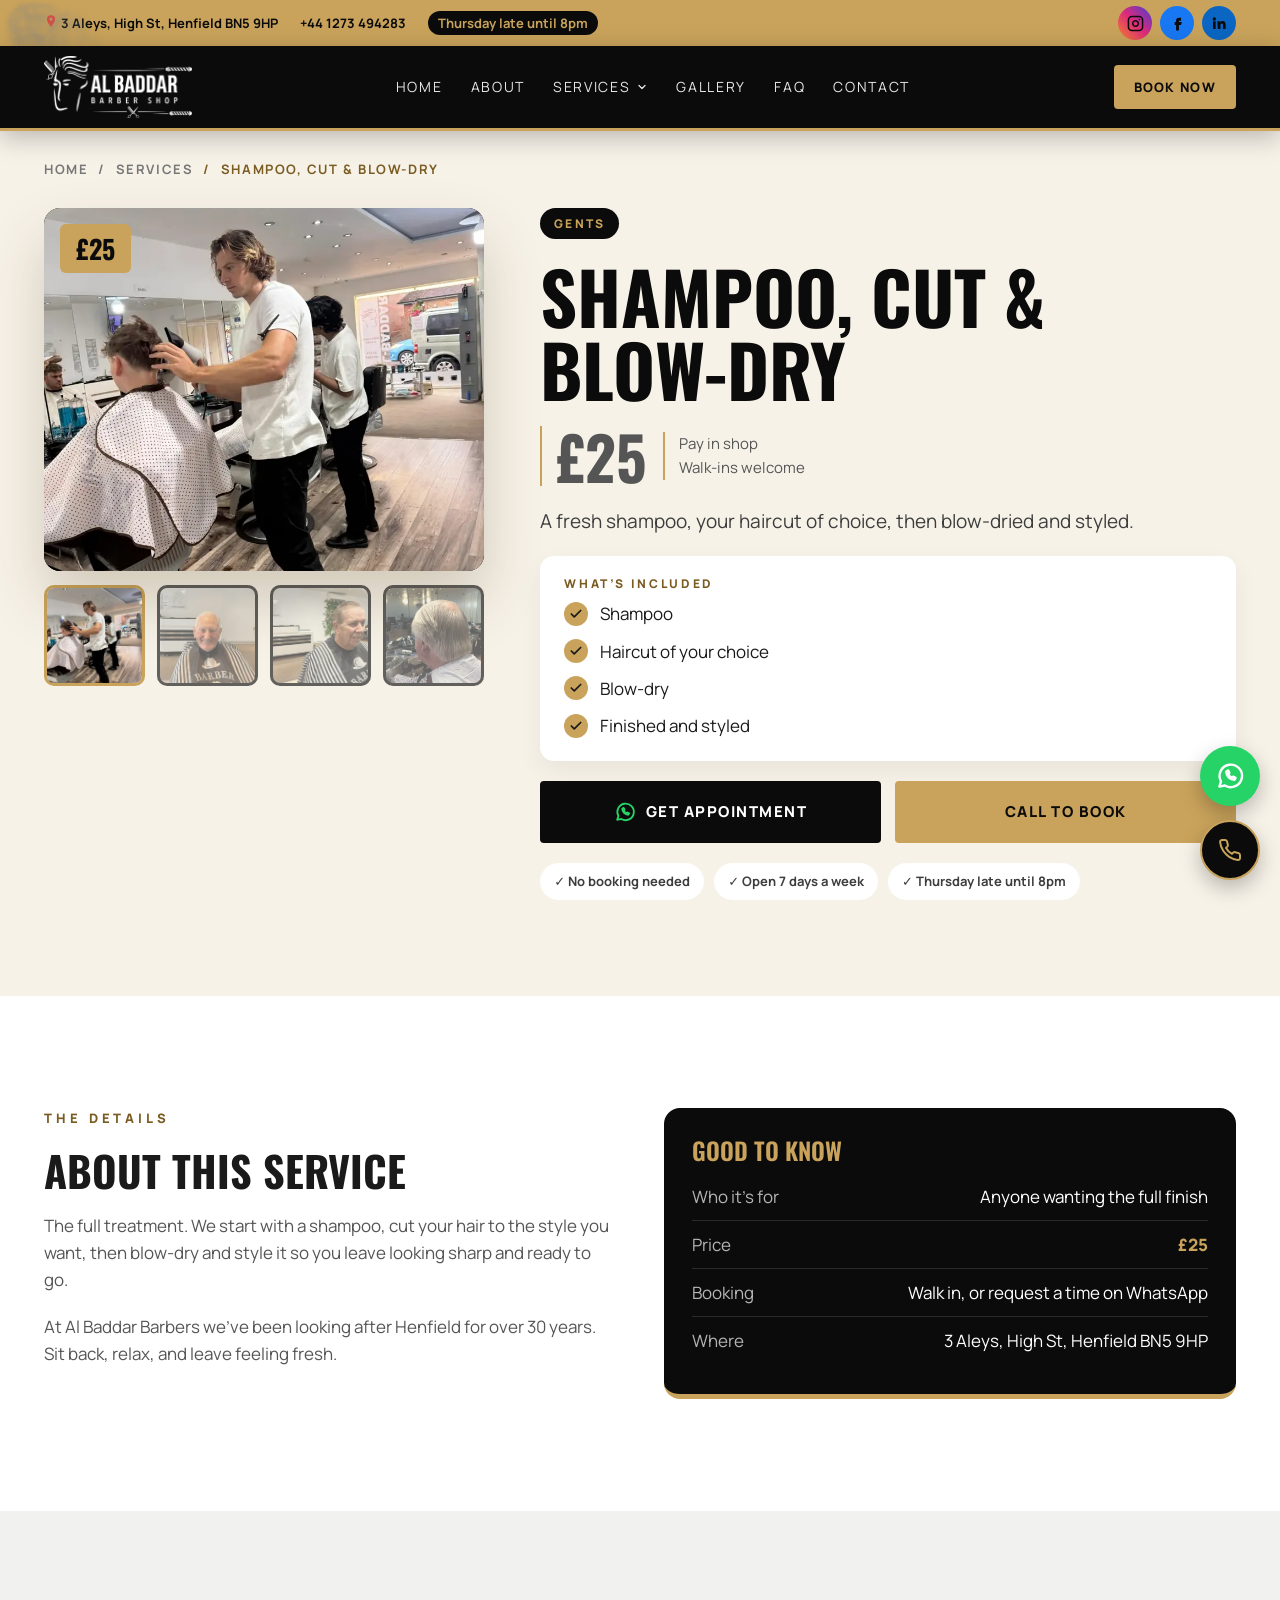
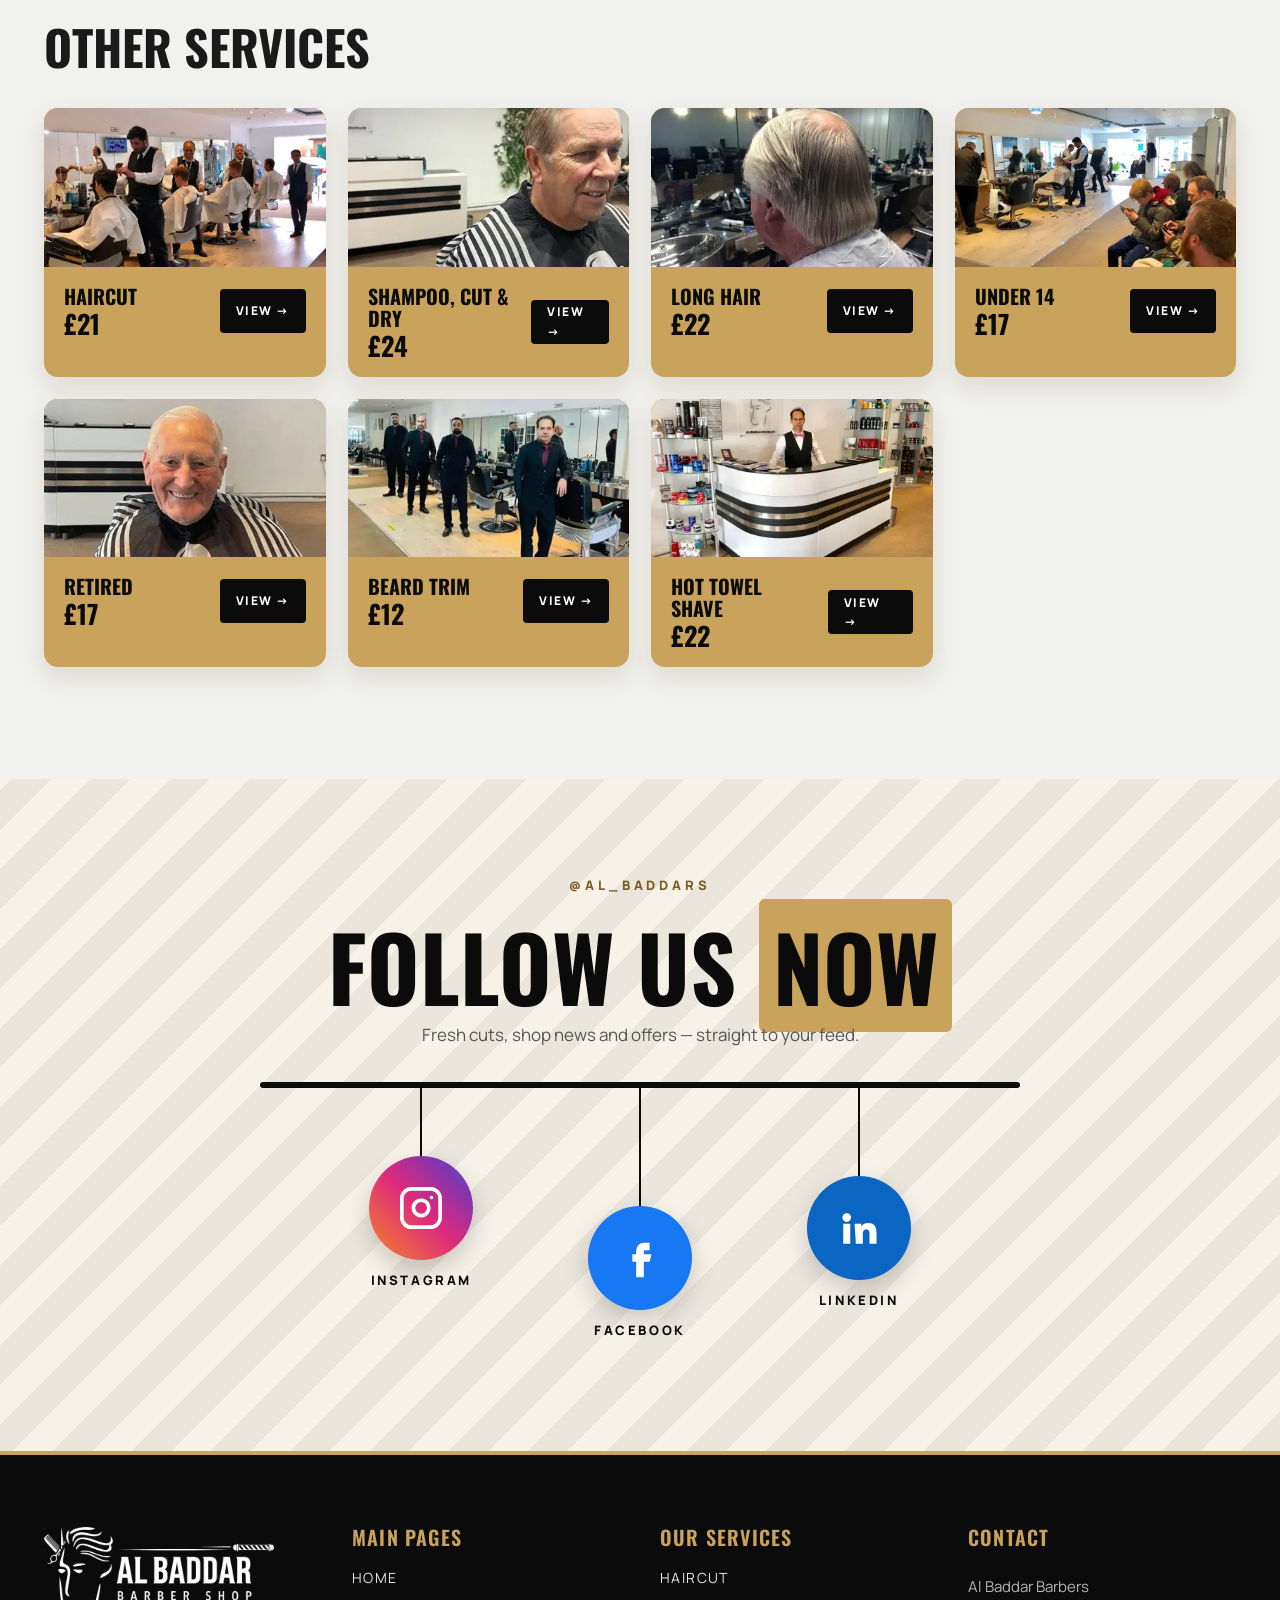
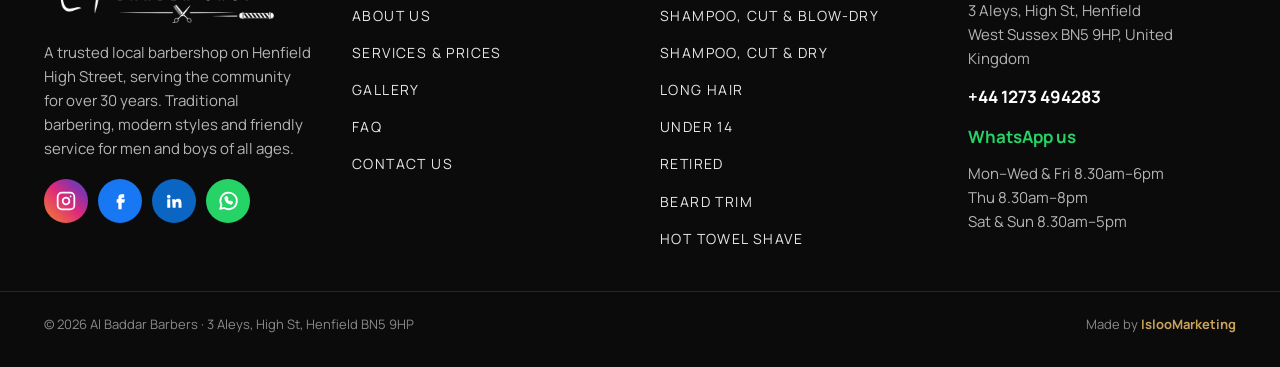
<file: services/shampoo-cut-blow-dry.html>
<!doctype html>
<html lang="en-GB">
<head>
<meta charset="utf-8">
<meta name="viewport" content="width=device-width, initial-scale=1">
<title>Shampoo, Cut &amp; Blow-dry in Henfield – £25 | Al Baddar</title>
<meta name="description" content="Shampoo, Cut &amp; Blow-dry £25 at Al Baddar Barbers, Henfield High Street. A fresh wash, your cut, then blow-dried and styled. Walk-ins welcome — 01273 494283.">
<link rel="canonical" href="https://www.albaddarbarbers.co.uk/services/shampoo-cut-blow-dry.html">
<meta name="robots" content="index, follow, max-image-preview:large">
<meta name="theme-color" content="#0b0b0b">
<meta name="geo.region" content="GB-WSX">
<meta name="geo.placename" content="Henfield">
<meta property="og:type" content="website">
<meta property="og:site_name" content="Al Baddar Barbers">
<meta property="og:locale" content="en_GB">
<meta property="og:title" content="Shampoo, Cut &amp; Blow-dry in Henfield – £25 | Al Baddar">
<meta property="og:description" content="Shampoo, Cut &amp; Blow-dry £25 at Al Baddar Barbers, Henfield High Street. A fresh wash, your cut, then blow-dried and styled. Walk-ins welcome — 01273 494283.">
<meta property="og:url" content="https://www.albaddarbarbers.co.uk/services/shampoo-cut-blow-dry.html">
<meta property="og:image" content="https://www.albaddarbarbers.co.uk/assets/img/og-image.jpg">
<meta property="og:image:width" content="1200">
<meta property="og:image:height" content="630">
<meta property="og:image:alt" content="Al Baddar Barber Shop, Henfield">
<meta name="twitter:card" content="summary_large_image">
<meta name="twitter:title" content="Shampoo, Cut &amp; Blow-dry in Henfield – £25 | Al Baddar">
<meta name="twitter:description" content="Shampoo, Cut &amp; Blow-dry £25 at Al Baddar Barbers, Henfield High Street. A fresh wash, your cut, then blow-dried and styled. Walk-ins welcome — 01273 494283.">
<meta name="twitter:image" content="https://www.albaddarbarbers.co.uk/assets/img/og-image.jpg">
<link rel="icon" href="../favicon.ico" sizes="any">
<link rel="icon" type="image/png" sizes="32x32" href="../assets/img/favicon-32.png">
<link rel="apple-touch-icon" href="../assets/img/apple-touch-icon.png">
<link rel="manifest" href="../site.webmanifest">
<link rel="preconnect" href="https://fonts.googleapis.com">
<link rel="preconnect" href="https://fonts.gstatic.com" crossorigin>
<link rel="preload" as="style" href="https://fonts.googleapis.com/css2?family=Oswald:wght@500;600;700&amp;family=Manrope:wght@400;600;700;800&amp;display=swap" onload="this.onload=null;this.rel='stylesheet'">
<noscript><link rel="stylesheet" href="https://fonts.googleapis.com/css2?family=Oswald:wght@500;600;700&amp;family=Manrope:wght@400;600;700;800&amp;display=swap"></noscript>
<link rel="stylesheet" href="../assets/css/style.min.css">

<script type="application/ld+json">{
 "@context": "https://schema.org",
 "@graph": [
  {
   "@type": "Service",
   "@id": "https://www.albaddarbarbers.co.uk/services/shampoo-cut-blow-dry.html#service",
   "name": "Shampoo, Cut & Blow-dry",
   "serviceType": "Barber service",
   "description": "A fresh shampoo, your haircut of choice, then blow-dried and styled. The full treatment. We start with a shampoo, cut your hair to the style you want, then blow-dry and style it so you leave looking sharp and ready to go.",
   "url": "https://www.albaddarbarbers.co.uk/services/shampoo-cut-blow-dry.html",
   "image": "https://www.albaddarbarbers.co.uk/assets/img/barber-blow-dry.webp",
   "provider": {
    "@id": "https://www.albaddarbarbers.co.uk/#business"
   },
   "areaServed": {
    "@type": "Place",
    "name": "Henfield, West Sussex"
   },
   "offers": {
    "@type": "Offer",
    "price": "25.00",
    "priceCurrency": "GBP",
    "availability": "https://schema.org/InStock",
    "url": "https://www.albaddarbarbers.co.uk/services/shampoo-cut-blow-dry.html",
    "seller": {
     "@id": "https://www.albaddarbarbers.co.uk/#business"
    }
   }
  },
  {
   "@type": "BreadcrumbList",
   "itemListElement": [
    {
     "@type": "ListItem",
     "position": 1,
     "name": "Home",
     "item": "https://www.albaddarbarbers.co.uk/"
    },
    {
     "@type": "ListItem",
     "position": 2,
     "name": "Services",
     "item": "https://www.albaddarbarbers.co.uk/#services"
    },
    {
     "@type": "ListItem",
     "position": 3,
     "name": "Shampoo, Cut & Blow-dry",
     "item": "https://www.albaddarbarbers.co.uk/services/shampoo-cut-blow-dry.html"
    }
   ]
  },
  {
   "@type": [
    "HairSalon",
    "LocalBusiness"
   ],
   "@id": "https://www.albaddarbarbers.co.uk/#business",
   "name": "Al Baddar Barbers",
   "alternateName": [
    "Al Baddar Barber Shop",
    "Al-Baddar Barbers"
   ],
   "description": "Trusted local barbershop on Henfield High Street, serving the community for over 30 years. Haircuts, skin fades, beard trims and hot towel shaves for men and boys of all ages. Walk-ins welcome.",
   "url": "https://www.albaddarbarbers.co.uk/",
   "telephone": "+441273494283",
   "priceRange": "£12–£25",
   "currenciesAccepted": "GBP",
   "foundingDate": "1997",
   "image": [
    "https://www.albaddarbarbers.co.uk/assets/img/shopfront-henfield-high-street.webp",
    "https://www.albaddarbarbers.co.uk/assets/img/barbers-cutting-hair.webp",
    "https://www.albaddarbarbers.co.uk/assets/img/og-image.jpg"
   ],
   "logo": "https://www.albaddarbarbers.co.uk/assets/img/logo-al-baddar.png",
   "address": {
    "@type": "PostalAddress",
    "streetAddress": "3 Aleys, High Street",
    "addressLocality": "Henfield",
    "addressRegion": "West Sussex",
    "postalCode": "BN5 9HP",
    "addressCountry": "GB"
   },
   "hasMap": "https://maps.app.goo.gl/eHV9sWdLyRKpXMxz9",
   "areaServed": [
    {
     "@type": "Place",
     "name": "Henfield"
    },
    {
     "@type": "Place",
     "name": "West Sussex"
    }
   ],
   "openingHoursSpecification": [
    {
     "@type": "OpeningHoursSpecification",
     "dayOfWeek": [
      "Monday",
      "Tuesday",
      "Wednesday",
      "Friday"
     ],
     "opens": "08:30",
     "closes": "18:00"
    },
    {
     "@type": "OpeningHoursSpecification",
     "dayOfWeek": "Thursday",
     "opens": "08:30",
     "closes": "20:00"
    },
    {
     "@type": "OpeningHoursSpecification",
     "dayOfWeek": [
      "Saturday",
      "Sunday"
     ],
     "opens": "08:30",
     "closes": "17:00"
    }
   ],
   "sameAs": [
    "https://www.instagram.com/al_baddars/",
    "https://www.facebook.com/albaddarsbarberssussex/",
    "https://uk.linkedin.com/company/al-baddar"
   ],
   "hasOfferCatalog": {
    "@type": "OfferCatalog",
    "name": "Barber services",
    "itemListElement": [
     {
      "@type": "Offer",
      "price": "21.00",
      "priceCurrency": "GBP",
      "url": "https://www.albaddarbarbers.co.uk/services/haircut.html",
      "itemOffered": {
       "@type": "Service",
       "name": "Haircut",
       "description": "Our classic gents haircut — a traditional cut, skin fade or modern fade, finished with a professional style."
      }
     },
     {
      "@type": "Offer",
      "price": "25.00",
      "priceCurrency": "GBP",
      "url": "https://www.albaddarbarbers.co.uk/services/shampoo-cut-blow-dry.html",
      "itemOffered": {
       "@type": "Service",
       "name": "Shampoo, Cut & Blow-dry",
       "description": "A fresh shampoo, your haircut of choice, then blow-dried and styled."
      }
     },
     {
      "@type": "Offer",
      "price": "24.00",
      "priceCurrency": "GBP",
      "url": "https://www.albaddarbarbers.co.uk/services/shampoo-cut-dry.html",
      "itemOffered": {
       "@type": "Service",
       "name": "Shampoo, Cut & Dry",
       "description": "Shampoo and haircut, dried and finished."
      }
     },
     {
      "@type": "Offer",
      "price": "22.00",
      "priceCurrency": "GBP",
      "url": "https://www.albaddarbarbers.co.uk/services/long-hair.html",
      "itemOffered": {
       "@type": "Service",
       "name": "Long Hair",
       "description": "Shaping and trimming for longer styles."
      }
     },
     {
      "@type": "Offer",
      "price": "17.00",
      "priceCurrency": "GBP",
      "url": "https://www.albaddarbarbers.co.uk/services/under-14.html",
      "itemOffered": {
       "@type": "Service",
       "name": "Under 14",
       "description": "Haircuts for boys under 14 — patient, friendly service."
      }
     },
     {
      "@type": "Offer",
      "price": "17.00",
      "priceCurrency": "GBP",
      "url": "https://www.albaddarbarbers.co.uk/services/retired.html",
      "itemOffered": {
       "@type": "Service",
       "name": "Retired",
       "description": "The same quality haircut at a reduced price for retired customers."
      }
     },
     {
      "@type": "Offer",
      "price": "12.00",
      "priceCurrency": "GBP",
      "url": "https://www.albaddarbarbers.co.uk/services/beard-trim.html",
      "itemOffered": {
       "@type": "Service",
       "name": "Beard Trim",
       "description": "Your beard shaped, lined up and tidied to suit your face."
      }
     },
     {
      "@type": "Offer",
      "price": "22.00",
      "priceCurrency": "GBP",
      "url": "https://www.albaddarbarbers.co.uk/services/hot-towel-shave.html",
      "itemOffered": {
       "@type": "Service",
       "name": "Hot Towel Shave",
       "description": "The traditional barber shave, with hot towels."
      }
     }
    ]
   }
  }
 ]
}</script>
</head>
<body>
<a class="skip" href="#main">Skip to content</a>
<div class="fly-layer" aria-hidden="true"><div class="fly"><svg width="80" height="80" viewBox="0 0 24 24" fill="none" stroke="currentColor" stroke-width="1.3" stroke-linecap="round" stroke-linejoin="round" aria-hidden="true"><path d="M6 3a3 3 0 1 0 0 6 3 3 0 0 0 0-6zM6 15a3 3 0 1 0 0 6 3 3 0 0 0 0-6zM20 4L8.1 15.9M14.5 14.5L20 20M8.1 8.1L12 12"/></svg></div><div class="fly"><svg width="96" height="96" viewBox="0 0 24 24" fill="none" stroke="currentColor" stroke-width="1.3" stroke-linecap="round" stroke-linejoin="round" aria-hidden="true"><path d="M3 6h18v4H3zM5 10v8M8 10v8M11 10v8M14 10v8M17 10v8M20 10v6"/></svg></div><div class="fly"><svg width="72" height="72" viewBox="0 0 24 24" fill="none" stroke="currentColor" stroke-width="1.3" stroke-linecap="round" stroke-linejoin="round" aria-hidden="true"><path d="M8 2h8a3 3 0 0 1 3 3v5a3 3 0 0 1-3 3H8a3 3 0 0 1-3-3V5a3 3 0 0 1 3-3zM10 13h4v9h-4zM9 6h.01M12 6h.01M15 6h.01M9 9h.01M12 9h.01M15 9h.01"/></svg></div><div class="fly"><svg width="110" height="110" viewBox="0 0 24 24" fill="none" stroke="currentColor" stroke-width="1.3" stroke-linecap="round" stroke-linejoin="round" aria-hidden="true"><path d="M8 3h8l1 4 4 2-2 12H5L3 9l4-2zM9 3c0 2 1.3 3 3 3s3-1 3-3"/></svg></div><div class="fly"><svg width="70" height="70" viewBox="0 0 24 24" fill="none" stroke="currentColor" stroke-width="1.3" stroke-linecap="round" stroke-linejoin="round" aria-hidden="true"><path d="M7 2h10v4H7zM6 6h12l-1 14a2 2 0 0 1-2 2H9a2 2 0 0 1-2-2zM9 2v4M12 2v4M15 2v4M10 12h4"/></svg></div><div class="fly"><svg width="64" height="64" viewBox="0 0 24 24" fill="none" stroke="currentColor" stroke-width="1.3" stroke-linecap="round" stroke-linejoin="round" aria-hidden="true"><path d="M10 2h4v3h-4zM9 5h6l-.5 15a1.5 1.5 0 0 1-1.5 1.5h-2A1.5 1.5 0 0 1 9.5 20zM12 9v3"/></svg></div><div class="fly"><svg width="100" height="100" viewBox="0 0 24 24" fill="none" stroke="currentColor" stroke-width="1.3" stroke-linecap="round" stroke-linejoin="round" aria-hidden="true"><path d="M6 3a3 3 0 1 0 0 6 3 3 0 0 0 0-6zM6 15a3 3 0 1 0 0 6 3 3 0 0 0 0-6zM20 4L8.1 15.9M14.5 14.5L20 20M8.1 8.1L12 12"/></svg></div><div class="fly"><svg width="76" height="76" viewBox="0 0 24 24" fill="none" stroke="currentColor" stroke-width="1.3" stroke-linecap="round" stroke-linejoin="round" aria-hidden="true"><path d="M3 6h18v4H3zM5 10v8M8 10v8M11 10v8M14 10v8M17 10v8M20 10v6"/></svg></div></div>
<div class="fabs">
<a href="https://wa.me/441273494283?text=Hi%20Al%20Baddar%20Barbers%2C%20I%20would%20like%20to%20book%20an%20appointment." class="fab wa" aria-label="Chat on WhatsApp" target="_blank" rel="noopener"><svg width="30" height="30" viewBox="0 0 24 24" fill="none" stroke="currentColor" stroke-width="1.9" stroke-linecap="round" stroke-linejoin="round" aria-hidden="true"><path d="M3.5 20.5l1.3-4.2A9 9 0 1 1 8 19.6zM9 8.5c0 3.5 3 6.5 6.5 6.5l1-1.5-2-1-1 .8c-1.2-.5-2.3-1.6-2.8-2.8l.8-1-1-2z"/></svg></a>
<a href="tel:+441273494283" class="fab call" aria-label="Call Al Baddar Barbers"><svg width="24" height="24" viewBox="0 0 24 24" fill="none" stroke="currentColor" stroke-width="2" stroke-linecap="round" stroke-linejoin="round" aria-hidden="true"><path d="M22 16.9v3a2 2 0 0 1-2.2 2 19.8 19.8 0 0 1-8.6-3.1 19.5 19.5 0 0 1-6-6A19.8 19.8 0 0 1 2.1 4.2 2 2 0 0 1 4.1 2h3a2 2 0 0 1 2 1.7c.1 1 .4 1.9.7 2.8a2 2 0 0 1-.5 2.1L8 9.9a16 16 0 0 0 6 6l1.3-1.3a2 2 0 0 1 2.1-.4c.9.3 1.8.6 2.8.7a2 2 0 0 1 1.7 2z"/></svg></a>
</div>
<div class="topbar"><div class="container">
<div class="info"><span class="hide-xs"><svg width="14" height="14" viewBox="0 0 24 24" fill="#EA4335" stroke="none" stroke-width="0" stroke-linecap="round" stroke-linejoin="round" aria-hidden="true"><path d="M12 2a7 7 0 0 0-7 7c0 5 7 13 7 13s7-8 7-13a7 7 0 0 0-7-7zm0 9.5A2.5 2.5 0 1 1 12 6.5a2.5 2.5 0 0 1 0 5z"/></svg> 3 Aleys, High St, Henfield BN5 9HP</span><a href="tel:+441273494283">+44 1273 494283</a><span class="late hide-sm">Thursday late until 8pm</span></div>
<div class="socials"><a href="https://www.instagram.com/al_baddars/" class="soc soc-sm ig" aria-label="Instagram" target="_blank" rel="noopener"><svg width="17" height="17" viewBox="0 0 24 24" fill="none" stroke="currentColor" stroke-width="2.1" stroke-linecap="round" stroke-linejoin="round" aria-hidden="true"><path d="M7 2h10a5 5 0 0 1 5 5v10a5 5 0 0 1-5 5H7a5 5 0 0 1-5-5V7a5 5 0 0 1 5-5zM16 11.4A4 4 0 1 1 12.6 8 4 4 0 0 1 16 11.4zM17.5 6.5h.01"/></svg></a><a href="https://www.facebook.com/albaddarsbarberssussex/" class="soc soc-sm fb" aria-label="Facebook" target="_blank" rel="noopener"><svg width="17" height="17" viewBox="0 0 24 24" fill="currentColor" stroke="none" stroke-width="2.1" stroke-linecap="round" stroke-linejoin="round" aria-hidden="true"><path d="M14 8h3V4h-3a4 4 0 0 0-4 4v2H8v4h2v8h4v-8h3l1-4h-4V8.5a.5.5 0 0 1 .5-.5z"/></svg></a><a href="https://uk.linkedin.com/company/al-baddar" class="soc soc-sm li" aria-label="LinkedIn" target="_blank" rel="noopener"><svg width="16" height="16" viewBox="0 0 24 24" fill="currentColor" stroke="none" stroke-width="2.1" stroke-linecap="round" stroke-linejoin="round" aria-hidden="true"><path d="M4.98 3.5a2.5 2.5 0 1 1 0 5 2.5 2.5 0 0 1 0-5zM3 9.5h4V21H3zM9.5 9.5h3.8v1.6h.1c.5-1 1.8-2 3.8-2 4 0 4.8 2.6 4.8 6V21h-4v-5.2c0-1.3 0-2.9-1.8-2.9s-2 1.4-2 2.8V21h-4z"/></svg></a></div>
</div></div>
<header class="header"><div class="container">
<a class="brand" href="../index.html#top" aria-label="Al Baddar Barbers home"><img src="../assets/img/logo-al-baddar.webp" alt="Al Baddar Barber Shop" width="600" height="251"></a>
<nav class="nav" aria-label="Main">
<a href="../index.html#top">Home</a><a href="../about.html">About</a>
<div class="dd"><a href="../index.html#services">Services <svg width="12" height="12" viewBox="0 0 24 24" fill="none" stroke="currentColor" stroke-width="2.5" stroke-linecap="round" stroke-linejoin="round" aria-hidden="true"><path d="M6 9l6 6 6-6"/></svg></a><div class="dd-menu"><a href="../services/haircut.html"><span>Haircut</span><b>£21</b></a><a href="../services/shampoo-cut-blow-dry.html"><span>Shampoo, Cut &amp; Blow-dry</span><b>£25</b></a><a href="../services/shampoo-cut-dry.html"><span>Shampoo, Cut &amp; Dry</span><b>£24</b></a><a href="../services/long-hair.html"><span>Long Hair</span><b>£22</b></a><a href="../services/under-14.html"><span>Under 14</span><b>£17</b></a><a href="../services/retired.html"><span>Retired</span><b>£17</b></a><a href="../services/beard-trim.html"><span>Beard Trim</span><b>£12</b></a><a href="../services/hot-towel-shave.html"><span>Hot Towel Shave</span><b>£22</b></a></div></div>
<a href="../index.html#gallery">Gallery</a><a href="../index.html#faq">FAQ</a><a href="../contact.html">Contact</a>
</nav>
<div class="header-cta">
<a class="btn btn-gold btn-sm hide-xs" href="https://wa.me/441273494283?text=Hi%20Al%20Baddar%20Barbers%2C%20I%20would%20like%20to%20book%20an%20appointment." target="_blank" rel="noopener">Book Now</a>
<details class="burger"><summary aria-label="Open menu"><svg width="20" height="20" viewBox="0 0 24 24" fill="none" stroke="currentColor" stroke-width="2" stroke-linecap="round" stroke-linejoin="round" aria-hidden="true"><path d="M3 6h18M3 12h18M3 18h18"/></svg></summary>
<nav class="mnav" aria-label="Mobile"><a href="../index.html#top">Home</a><a href="../about.html">About</a><a href="../index.html#services">Services &amp; Prices</a><a class="sub" href="../services/haircut.html">— Haircut · £21</a><a class="sub" href="../services/shampoo-cut-blow-dry.html">— Shampoo, Cut &amp; Blow-dry · £25</a><a class="sub" href="../services/shampoo-cut-dry.html">— Shampoo, Cut &amp; Dry · £24</a><a class="sub" href="../services/long-hair.html">— Long Hair · £22</a><a class="sub" href="../services/under-14.html">— Under 14 · £17</a><a class="sub" href="../services/retired.html">— Retired · £17</a><a class="sub" href="../services/beard-trim.html">— Beard Trim · £12</a><a class="sub" href="../services/hot-towel-shave.html">— Hot Towel Shave · £22</a><a href="../index.html#gallery">Gallery</a><a href="../index.html#faq">FAQ</a><a href="../contact.html">Contact</a></nav>
</details>
</div>
</div></header>
<main id="main">

<section class="bg-cream"><div class="container">
<nav class="crumbs" aria-label="Breadcrumb"><ol><li><a href="../index.html">Home</a></li><li><a href="../index.html#services">Services</a></li><li aria-current="page">Shampoo, Cut &amp; Blow-dry</li></ol></nav>
<div class="product">
<div class="gallery">
<div class="main-img"><img src="../assets/img/barber-blow-dry.webp" srcset="../assets/img/barber-blow-dry-400.webp 400w, ../assets/img/barber-blow-dry-800.webp 800w, ../assets/img/barber-blow-dry.webp 1050w" sizes="(max-width: 900px) 100vw, 600px" alt="Barber blow-drying a customer’s hair" width="1050" height="1400" fetchpriority="high" data-main-img><span class="price-tag">£25</span></div>
<div class="pthumbs"><button type="button" class="on" data-src="../assets/img/barber-blow-dry.webp" data-srcset="../assets/img/barber-blow-dry-400.webp 400w, ../assets/img/barber-blow-dry-800.webp 800w, ../assets/img/barber-blow-dry.webp 1050w" aria-label="Show photo 1"><img src="../assets/img/barber-blow-dry-400.webp" alt="" loading="lazy" decoding="async" width="150" height="150"></button><button type="button" class="" data-src="../assets/img/customer-happy-regular.webp" data-srcset="../assets/img/customer-happy-regular-400.webp 400w, ../assets/img/customer-happy-regular.webp 546w" aria-label="Show photo 2"><img src="../assets/img/customer-happy-regular-400.webp" alt="" loading="lazy" decoding="async" width="150" height="150"></button><button type="button" class="" data-src="../assets/img/customer-slicked-back.webp" data-srcset="../assets/img/customer-slicked-back-400.webp 400w, ../assets/img/customer-slicked-back.webp 720w" aria-label="Show photo 3"><img src="../assets/img/customer-slicked-back-400.webp" alt="" loading="lazy" decoding="async" width="150" height="150"></button><button type="button" class="" data-src="../assets/img/customer-long-hair-trim.webp" data-srcset="../assets/img/customer-long-hair-trim-400.webp 400w, ../assets/img/customer-long-hair-trim-800.webp 800w, ../assets/img/customer-long-hair-trim.webp 960w" aria-label="Show photo 4"><img src="../assets/img/customer-long-hair-trim-400.webp" alt="" loading="lazy" decoding="async" width="150" height="150"></button></div>
</div>
<div class="pinfo">
<span class="tag">Gents</span>
<h1>Shampoo, Cut &amp; Blow-dry</h1>
<div class="pprice"><span class="price">£25</span><span>Pay in shop<br>Walk-ins welcome</span></div>
<p style="font-size:19px;color:#3d3d3d">A fresh shampoo, your haircut of choice, then blow-dried and styled.</p>
<div class="includes"><h2>What’s included</h2><ul><li><span class="tick"><svg width="14" height="14" viewBox="0 0 24 24" fill="none" stroke="currentColor" stroke-width="3" stroke-linecap="round" stroke-linejoin="round" aria-hidden="true"><path d="M20 6L9 17l-5-5"/></svg></span>Shampoo</li><li><span class="tick"><svg width="14" height="14" viewBox="0 0 24 24" fill="none" stroke="currentColor" stroke-width="3" stroke-linecap="round" stroke-linejoin="round" aria-hidden="true"><path d="M20 6L9 17l-5-5"/></svg></span>Haircut of your choice</li><li><span class="tick"><svg width="14" height="14" viewBox="0 0 24 24" fill="none" stroke="currentColor" stroke-width="3" stroke-linecap="round" stroke-linejoin="round" aria-hidden="true"><path d="M20 6L9 17l-5-5"/></svg></span>Blow-dry</li><li><span class="tick"><svg width="14" height="14" viewBox="0 0 24 24" fill="none" stroke="currentColor" stroke-width="3" stroke-linecap="round" stroke-linejoin="round" aria-hidden="true"><path d="M20 6L9 17l-5-5"/></svg></span>Finished and styled</li></ul></div>
<div class="btn-row"><a class="btn btn-dark btn-block" href="https://wa.me/441273494283?text=Hi%20Al%20Baddar%20Barbers%2C%20I%20would%20like%20to%20book%20an%20appointment%20for%3A%20Shampoo%2C%20Cut%20%26%20Blow-dry%20%28%C2%A325%29." target="_blank" rel="noopener"><span style="color:var(--wa);display:flex"><svg width="22" height="22" viewBox="0 0 24 24" fill="none" stroke="currentColor" stroke-width="2" stroke-linecap="round" stroke-linejoin="round" aria-hidden="true"><path d="M3.5 20.5l1.3-4.2A9 9 0 1 1 8 19.6zM9 8.5c0 3.5 3 6.5 6.5 6.5l1-1.5-2-1-1 .8c-1.2-.5-2.3-1.6-2.8-2.8l.8-1-1-2z"/></svg></span>Get Appointment</a><a class="btn btn-gold btn-block" href="tel:+441273494283">Call to Book</a></div>
<div class="chips"><span>✓ No booking needed</span><span>✓ Open 7 days a week</span><span>✓ Thursday late until 8pm</span></div>
</div>
</div>
</div></section>

<section class="section bg-white"><div class="container details">
<div class="stack rv"><p class="eyebrow" style="margin:0">The Details</p><h2 class="h2" style="font-size:42px">About this service</h2>
<p class="muted">The full treatment. We start with a shampoo, cut your hair to the style you want, then blow-dry and style it so you leave looking sharp and ready to go.</p>
<p class="muted">At Al Baddar Barbers we’ve been looking after Henfield for over 30 years. Sit back, relax, and leave feeling fresh.</p></div>
<div class="know rv"><h2>Good to know</h2><dl>
<div><dt>Who it’s for</dt><dd>Anyone wanting the full finish</dd></div>
<div><dt>Price</dt><dd style="color:var(--gold);font-weight:800">£25</dd></div>
<div><dt>Booking</dt><dd>Walk in, or request a time on WhatsApp</dd></div>
<div><dt>Where</dt><dd>3 Aleys, High St, Henfield BN5 9HP</dd></div></dl></div>
</div></section>

<section class="section bg-grey"><div class="container">
<h2 class="h2 rv" style="font-size:clamp(34px,4vw,48px)">Other Services</h2>
<div class="cards" style="margin-top:36px"><a class="card mini rv" href="haircut.html"><img src="../assets/img/barbers-cutting-hair.webp" srcset="../assets/img/barbers-cutting-hair-400.webp 400w, ../assets/img/barbers-cutting-hair-800.webp 800w, ../assets/img/barbers-cutting-hair.webp 1400w" sizes="300px" alt="" width="1400" height="1050" loading="lazy" decoding="async"><div class="foot"><div><h3>Haircut</h3><div class="price">£21</div></div><span class="cbtn">View →</span></div></a><a class="card mini rv" href="shampoo-cut-dry.html"><img src="../assets/img/customer-slicked-back.webp" srcset="../assets/img/customer-slicked-back-400.webp 400w, ../assets/img/customer-slicked-back.webp 720w" sizes="300px" alt="" width="720" height="960" loading="lazy" decoding="async"><div class="foot"><div><h3>Shampoo, Cut &amp; Dry</h3><div class="price">£24</div></div><span class="cbtn">View →</span></div></a><a class="card mini rv" href="long-hair.html"><img src="../assets/img/customer-long-hair-trim.webp" srcset="../assets/img/customer-long-hair-trim-400.webp 400w, ../assets/img/customer-long-hair-trim-800.webp 800w, ../assets/img/customer-long-hair-trim.webp 960w" sizes="300px" alt="" width="960" height="720" loading="lazy" decoding="async"><div class="foot"><div><h3>Long Hair</h3><div class="price">£22</div></div><span class="cbtn">View →</span></div></a><a class="card mini rv" href="under-14.html"><img src="../assets/img/shop-busy-afternoon.webp" srcset="../assets/img/shop-busy-afternoon-400.webp 400w, ../assets/img/shop-busy-afternoon-800.webp 800w, ../assets/img/shop-busy-afternoon.webp 1400w" sizes="300px" alt="" width="1400" height="1050" loading="lazy" decoding="async"><div class="foot"><div><h3>Under 14</h3><div class="price">£17</div></div><span class="cbtn">View →</span></div></a><a class="card mini rv" href="retired.html"><img src="../assets/img/customer-happy-regular.webp" srcset="../assets/img/customer-happy-regular-400.webp 400w, ../assets/img/customer-happy-regular.webp 546w" sizes="300px" alt="" width="546" height="960" loading="lazy" decoding="async"><div class="foot"><div><h3>Retired</h3><div class="price">£17</div></div><span class="cbtn">View →</span></div></a><a class="card mini rv" href="beard-trim.html"><img src="../assets/img/barber-team.webp" srcset="../assets/img/barber-team-400.webp 400w, ../assets/img/barber-team-800.webp 800w, ../assets/img/barber-team.webp 1097w" sizes="300px" alt="" width="1097" height="1400" loading="lazy" decoding="async"><div class="foot"><div><h3>Beard Trim</h3><div class="price">£12</div></div><span class="cbtn">View →</span></div></a><a class="card mini rv" href="hot-towel-shave.html"><img src="../assets/img/owner-reception.webp" srcset="../assets/img/owner-reception-400.webp 400w, ../assets/img/owner-reception-800.webp 800w, ../assets/img/owner-reception.webp 1400w" sizes="300px" alt="" width="1400" height="1050" loading="lazy" decoding="async"><div class="foot"><div><h3>Hot Towel Shave</h3><div class="price">£22</div></div><span class="cbtn">View →</span></div></a></div>
</div></section>
<section class="follow" aria-labelledby="follow-h"><div class="container">
<p class="eyebrow">@al_baddars</p>
<h2 id="follow-h" class="rv">Follow Us <span>Now</span></h2>
<p class="muted">Fresh cuts, shop news and offers — straight to your feed.</p>
<div class="rail"></div>
<div class="hangers"><div class="hang" style="--len:70px"><span class="string"></span><a href="https://www.instagram.com/al_baddars/" target="_blank" rel="noopener"><span class="soc ig"><svg width="46" height="46" viewBox="0 0 24 24" fill="none" stroke="currentColor" stroke-width="1.9" stroke-linecap="round" stroke-linejoin="round" aria-hidden="true"><path d="M7 2h10a5 5 0 0 1 5 5v10a5 5 0 0 1-5 5H7a5 5 0 0 1-5-5V7a5 5 0 0 1 5-5zM16 11.4A4 4 0 1 1 12.6 8 4 4 0 0 1 16 11.4zM17.5 6.5h.01"/></svg></span>Instagram</a></div><div class="hang" style="--len:120px"><span class="string"></span><a href="https://www.facebook.com/albaddarsbarberssussex/" target="_blank" rel="noopener"><span class="soc fb"><svg width="46" height="46" viewBox="0 0 24 24" fill="currentColor" stroke="none" stroke-width="1.9" stroke-linecap="round" stroke-linejoin="round" aria-hidden="true"><path d="M14 8h3V4h-3a4 4 0 0 0-4 4v2H8v4h2v8h4v-8h3l1-4h-4V8.5a.5.5 0 0 1 .5-.5z"/></svg></span>Facebook</a></div><div class="hang" style="--len:90px"><span class="string"></span><a href="https://uk.linkedin.com/company/al-baddar" target="_blank" rel="noopener"><span class="soc li"><svg width="42" height="42" viewBox="0 0 24 24" fill="currentColor" stroke="none" stroke-width="1.9" stroke-linecap="round" stroke-linejoin="round" aria-hidden="true"><path d="M4.98 3.5a2.5 2.5 0 1 1 0 5 2.5 2.5 0 0 1 0-5zM3 9.5h4V21H3zM9.5 9.5h3.8v1.6h.1c.5-1 1.8-2 3.8-2 4 0 4.8 2.6 4.8 6V21h-4v-5.2c0-1.3 0-2.9-1.8-2.9s-2 1.4-2 2.8V21h-4z"/></svg></span>LinkedIn</a></div></div>
</div></section>
</main>
<footer class="footer"><div class="container cols">
<div><img class="logo" src="../assets/img/logo-al-baddar.webp" alt="Al Baddar Barber Shop" width="600" height="251" loading="lazy">
<p style="margin-top:18px">A trusted local barbershop on Henfield High Street, serving the community for over 30 years. Traditional barbering, modern styles and friendly service for men and boys of all ages.</p>
<div class="socials"><a href="https://www.instagram.com/al_baddars/" class="soc ig" aria-label="Instagram" target="_blank" rel="noopener"><svg width="20" height="20" viewBox="0 0 24 24" fill="none" stroke="currentColor" stroke-width="2.1" stroke-linecap="round" stroke-linejoin="round" aria-hidden="true"><path d="M7 2h10a5 5 0 0 1 5 5v10a5 5 0 0 1-5 5H7a5 5 0 0 1-5-5V7a5 5 0 0 1 5-5zM16 11.4A4 4 0 1 1 12.6 8 4 4 0 0 1 16 11.4zM17.5 6.5h.01"/></svg></a><a href="https://www.facebook.com/albaddarsbarberssussex/" class="soc fb" aria-label="Facebook" target="_blank" rel="noopener"><svg width="20" height="20" viewBox="0 0 24 24" fill="currentColor" stroke="none" stroke-width="2.1" stroke-linecap="round" stroke-linejoin="round" aria-hidden="true"><path d="M14 8h3V4h-3a4 4 0 0 0-4 4v2H8v4h2v8h4v-8h3l1-4h-4V8.5a.5.5 0 0 1 .5-.5z"/></svg></a><a href="https://uk.linkedin.com/company/al-baddar" class="soc li" aria-label="LinkedIn" target="_blank" rel="noopener"><svg width="18" height="18" viewBox="0 0 24 24" fill="currentColor" stroke="none" stroke-width="2.1" stroke-linecap="round" stroke-linejoin="round" aria-hidden="true"><path d="M4.98 3.5a2.5 2.5 0 1 1 0 5 2.5 2.5 0 0 1 0-5zM3 9.5h4V21H3zM9.5 9.5h3.8v1.6h.1c.5-1 1.8-2 3.8-2 4 0 4.8 2.6 4.8 6V21h-4v-5.2c0-1.3 0-2.9-1.8-2.9s-2 1.4-2 2.8V21h-4z"/></svg></a><a href="https://wa.me/441273494283?text=Hi%20Al%20Baddar%20Barbers%2C%20I%20would%20like%20to%20book%20an%20appointment." class="soc wa" aria-label="WhatsApp" target="_blank" rel="noopener"><svg width="22" height="22" viewBox="0 0 24 24" fill="none" stroke="currentColor" stroke-width="2" stroke-linecap="round" stroke-linejoin="round" aria-hidden="true"><path d="M3.5 20.5l1.3-4.2A9 9 0 1 1 8 19.6zM9 8.5c0 3.5 3 6.5 6.5 6.5l1-1.5-2-1-1 .8c-1.2-.5-2.3-1.6-2.8-2.8l.8-1-1-2z"/></svg></a></div></div>
<nav aria-labelledby="f-pages"><h2 id="f-pages">Main Pages</h2><ul><li><a href="../index.html#top">Home</a></li><li><a href="../about.html">About Us</a></li><li><a href="../index.html#services">Services &amp; Prices</a></li><li><a href="../index.html#gallery">Gallery</a></li><li><a href="../index.html#faq">FAQ</a></li><li><a href="../contact.html">Contact Us</a></li></ul></nav>
<nav aria-labelledby="f-svc"><h2 id="f-svc">Our Services</h2><ul><li><a href="../services/haircut.html">Haircut</a></li><li><a href="../services/shampoo-cut-blow-dry.html">Shampoo, Cut &amp; Blow-dry</a></li><li><a href="../services/shampoo-cut-dry.html">Shampoo, Cut &amp; Dry</a></li><li><a href="../services/long-hair.html">Long Hair</a></li><li><a href="../services/under-14.html">Under 14</a></li><li><a href="../services/retired.html">Retired</a></li><li><a href="../services/beard-trim.html">Beard Trim</a></li><li><a href="../services/hot-towel-shave.html">Hot Towel Shave</a></li></ul></nav>
<div class="contact"><h2>Contact</h2>
<address>Al Baddar Barbers<br>3 Aleys, High St, Henfield<br>West Sussex BN5 9HP, United Kingdom</address>
<a href="tel:+441273494283" style="color:#fff">+44 1273 494283</a>
<a href="https://wa.me/441273494283?text=Hi%20Al%20Baddar%20Barbers%2C%20I%20would%20like%20to%20book%20an%20appointment." style="color:var(--wa)" target="_blank" rel="noopener">WhatsApp us</a>
<p>Mon–Wed &amp; Fri 8.30am–6pm<br>Thu 8.30am–8pm<br>Sat &amp; Sun 8.30am–5pm</p></div>
</div>
<div class="legal"><div class="container"><span>© <span data-year>2026</span> Al Baddar Barbers · 3 Aleys, High St, Henfield BN5 9HP</span><span>Made by <strong style="color:var(--gold)">IslooMarketing</strong></span></div></div>
</footer>
<script src="../assets/js/main.min.js" defer></script>
</body>
</html>
</file>
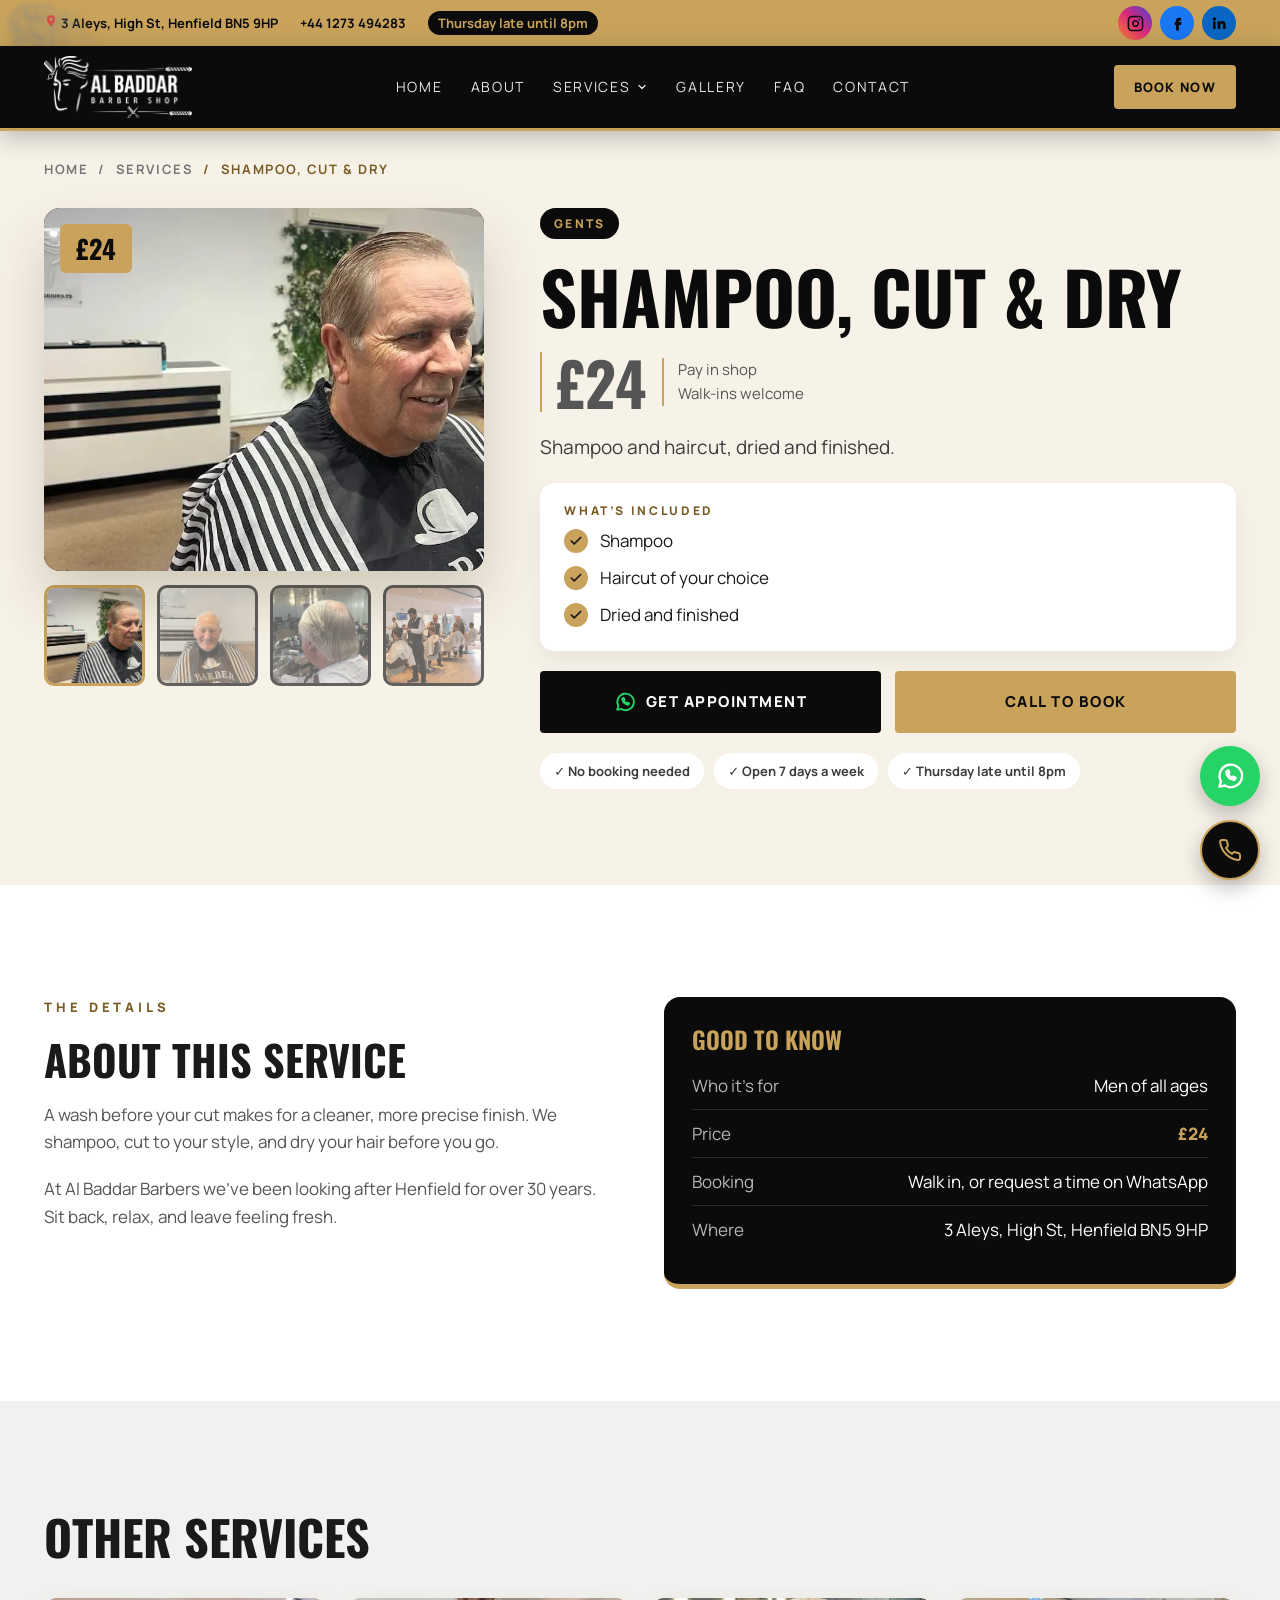
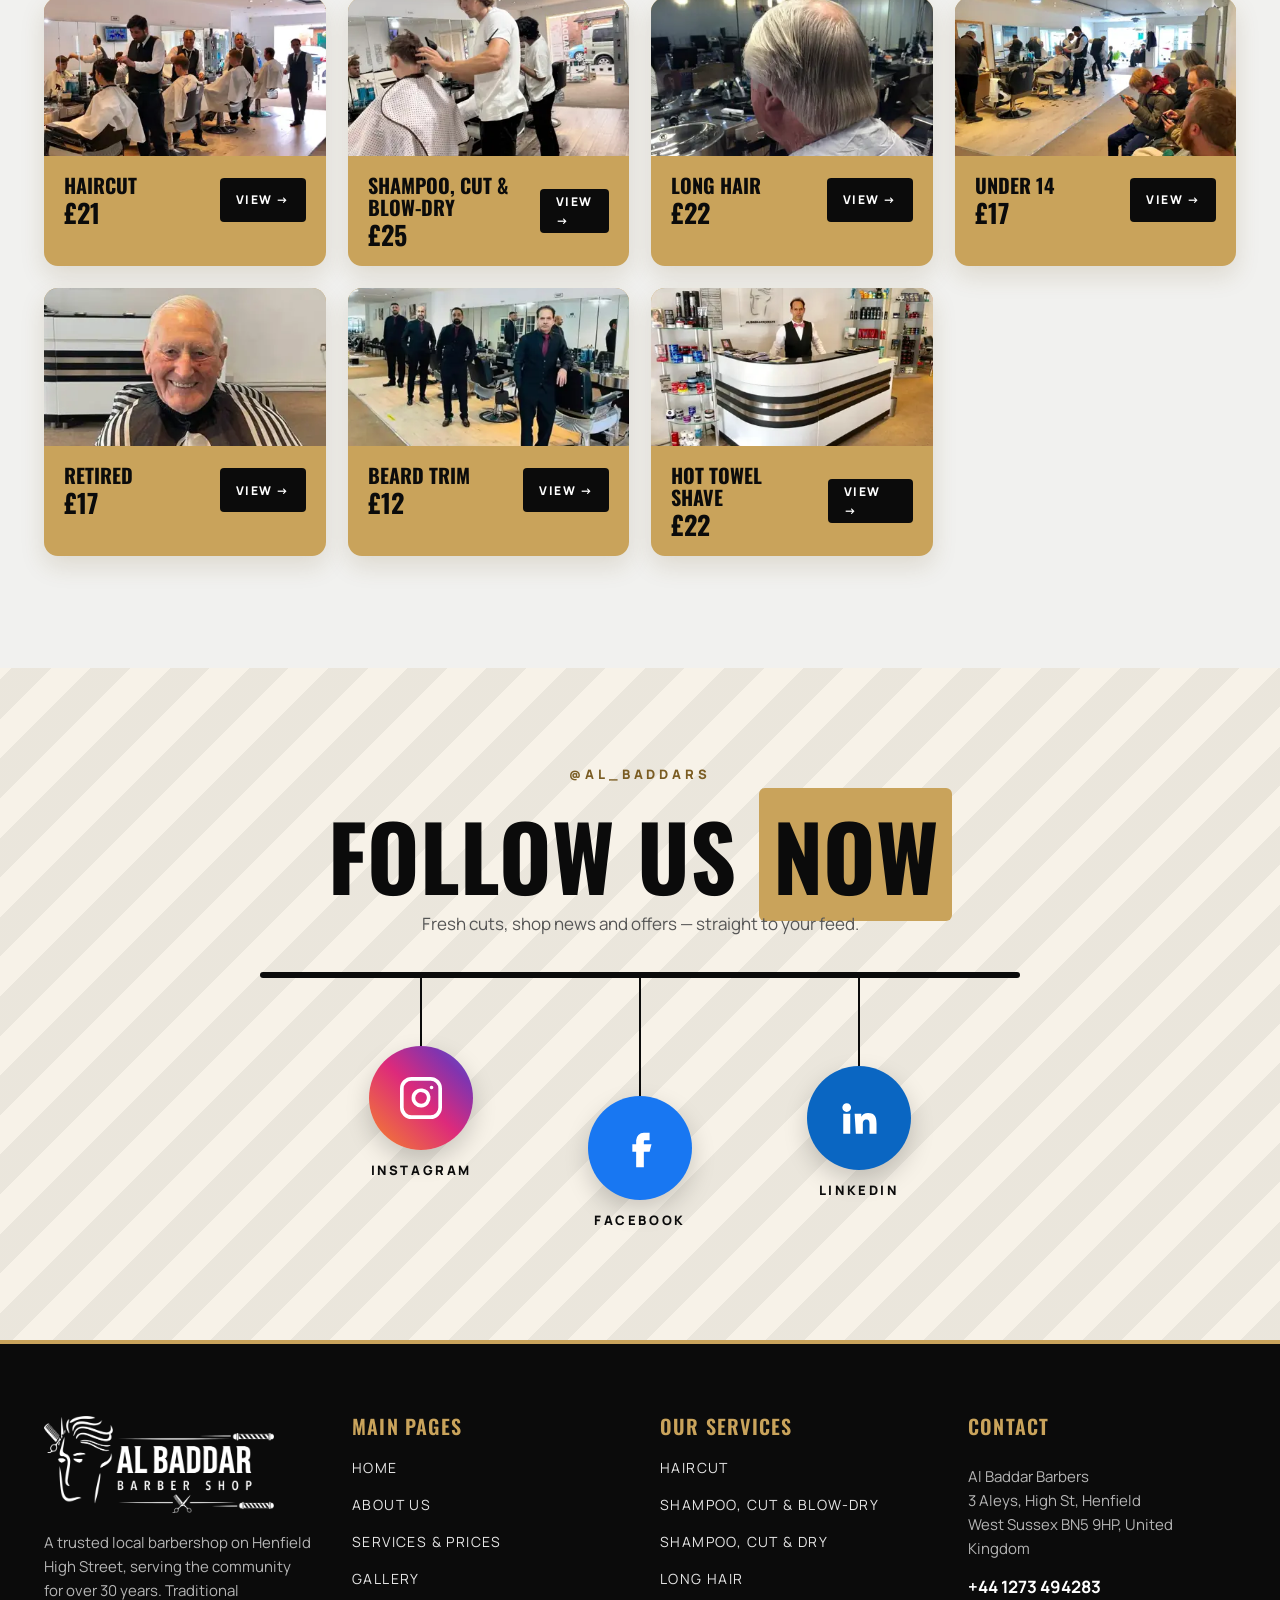
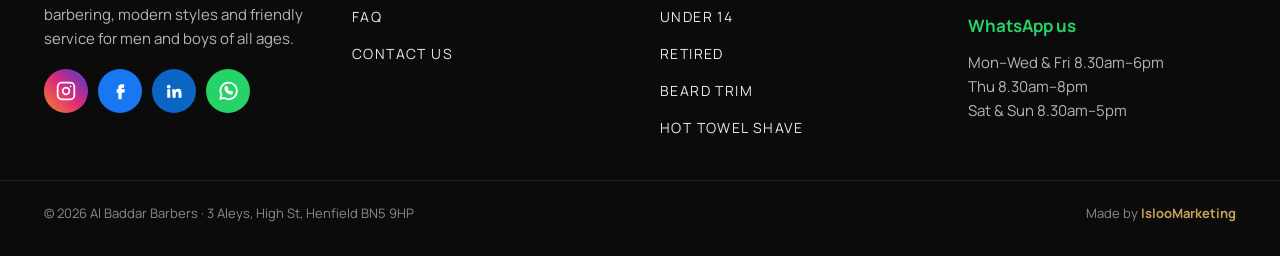
<file: services/shampoo-cut-dry.html>
<!doctype html>
<html lang="en-GB">
<head>
<meta charset="utf-8">
<meta name="viewport" content="width=device-width, initial-scale=1">
<title>Shampoo, Cut &amp; Dry in Henfield – £24 | Al Baddar</title>
<meta name="description" content="Shampoo, Cut &amp; Dry £24 at Al Baddar Barbers, Henfield High Street. Wash and cut, dried and finished. Walk-ins welcome — 01273 494283.">
<link rel="canonical" href="https://www.albaddarbarbers.co.uk/services/shampoo-cut-dry.html">
<meta name="robots" content="index, follow, max-image-preview:large">
<meta name="theme-color" content="#0b0b0b">
<meta name="geo.region" content="GB-WSX">
<meta name="geo.placename" content="Henfield">
<meta property="og:type" content="website">
<meta property="og:site_name" content="Al Baddar Barbers">
<meta property="og:locale" content="en_GB">
<meta property="og:title" content="Shampoo, Cut &amp; Dry in Henfield – £24 | Al Baddar">
<meta property="og:description" content="Shampoo, Cut &amp; Dry £24 at Al Baddar Barbers, Henfield High Street. Wash and cut, dried and finished. Walk-ins welcome — 01273 494283.">
<meta property="og:url" content="https://www.albaddarbarbers.co.uk/services/shampoo-cut-dry.html">
<meta property="og:image" content="https://www.albaddarbarbers.co.uk/assets/img/og-image.jpg">
<meta property="og:image:width" content="1200">
<meta property="og:image:height" content="630">
<meta property="og:image:alt" content="Al Baddar Barber Shop, Henfield">
<meta name="twitter:card" content="summary_large_image">
<meta name="twitter:title" content="Shampoo, Cut &amp; Dry in Henfield – £24 | Al Baddar">
<meta name="twitter:description" content="Shampoo, Cut &amp; Dry £24 at Al Baddar Barbers, Henfield High Street. Wash and cut, dried and finished. Walk-ins welcome — 01273 494283.">
<meta name="twitter:image" content="https://www.albaddarbarbers.co.uk/assets/img/og-image.jpg">
<link rel="icon" href="../favicon.ico" sizes="any">
<link rel="icon" type="image/png" sizes="32x32" href="../assets/img/favicon-32.png">
<link rel="apple-touch-icon" href="../assets/img/apple-touch-icon.png">
<link rel="manifest" href="../site.webmanifest">
<link rel="preconnect" href="https://fonts.googleapis.com">
<link rel="preconnect" href="https://fonts.gstatic.com" crossorigin>
<link rel="preload" as="style" href="https://fonts.googleapis.com/css2?family=Oswald:wght@500;600;700&amp;family=Manrope:wght@400;600;700;800&amp;display=swap" onload="this.onload=null;this.rel='stylesheet'">
<noscript><link rel="stylesheet" href="https://fonts.googleapis.com/css2?family=Oswald:wght@500;600;700&amp;family=Manrope:wght@400;600;700;800&amp;display=swap"></noscript>
<link rel="stylesheet" href="../assets/css/style.min.css">

<script type="application/ld+json">{
 "@context": "https://schema.org",
 "@graph": [
  {
   "@type": "Service",
   "@id": "https://www.albaddarbarbers.co.uk/services/shampoo-cut-dry.html#service",
   "name": "Shampoo, Cut & Dry",
   "serviceType": "Barber service",
   "description": "Shampoo and haircut, dried and finished. A wash before your cut makes for a cleaner, more precise finish. We shampoo, cut to your style, and dry your hair before you go.",
   "url": "https://www.albaddarbarbers.co.uk/services/shampoo-cut-dry.html",
   "image": "https://www.albaddarbarbers.co.uk/assets/img/customer-slicked-back.webp",
   "provider": {
    "@id": "https://www.albaddarbarbers.co.uk/#business"
   },
   "areaServed": {
    "@type": "Place",
    "name": "Henfield, West Sussex"
   },
   "offers": {
    "@type": "Offer",
    "price": "24.00",
    "priceCurrency": "GBP",
    "availability": "https://schema.org/InStock",
    "url": "https://www.albaddarbarbers.co.uk/services/shampoo-cut-dry.html",
    "seller": {
     "@id": "https://www.albaddarbarbers.co.uk/#business"
    }
   }
  },
  {
   "@type": "BreadcrumbList",
   "itemListElement": [
    {
     "@type": "ListItem",
     "position": 1,
     "name": "Home",
     "item": "https://www.albaddarbarbers.co.uk/"
    },
    {
     "@type": "ListItem",
     "position": 2,
     "name": "Services",
     "item": "https://www.albaddarbarbers.co.uk/#services"
    },
    {
     "@type": "ListItem",
     "position": 3,
     "name": "Shampoo, Cut & Dry",
     "item": "https://www.albaddarbarbers.co.uk/services/shampoo-cut-dry.html"
    }
   ]
  },
  {
   "@type": [
    "HairSalon",
    "LocalBusiness"
   ],
   "@id": "https://www.albaddarbarbers.co.uk/#business",
   "name": "Al Baddar Barbers",
   "alternateName": [
    "Al Baddar Barber Shop",
    "Al-Baddar Barbers"
   ],
   "description": "Trusted local barbershop on Henfield High Street, serving the community for over 30 years. Haircuts, skin fades, beard trims and hot towel shaves for men and boys of all ages. Walk-ins welcome.",
   "url": "https://www.albaddarbarbers.co.uk/",
   "telephone": "+441273494283",
   "priceRange": "£12–£25",
   "currenciesAccepted": "GBP",
   "foundingDate": "1997",
   "image": [
    "https://www.albaddarbarbers.co.uk/assets/img/shopfront-henfield-high-street.webp",
    "https://www.albaddarbarbers.co.uk/assets/img/barbers-cutting-hair.webp",
    "https://www.albaddarbarbers.co.uk/assets/img/og-image.jpg"
   ],
   "logo": "https://www.albaddarbarbers.co.uk/assets/img/logo-al-baddar.png",
   "address": {
    "@type": "PostalAddress",
    "streetAddress": "3 Aleys, High Street",
    "addressLocality": "Henfield",
    "addressRegion": "West Sussex",
    "postalCode": "BN5 9HP",
    "addressCountry": "GB"
   },
   "hasMap": "https://maps.app.goo.gl/eHV9sWdLyRKpXMxz9",
   "areaServed": [
    {
     "@type": "Place",
     "name": "Henfield"
    },
    {
     "@type": "Place",
     "name": "West Sussex"
    }
   ],
   "openingHoursSpecification": [
    {
     "@type": "OpeningHoursSpecification",
     "dayOfWeek": [
      "Monday",
      "Tuesday",
      "Wednesday",
      "Friday"
     ],
     "opens": "08:30",
     "closes": "18:00"
    },
    {
     "@type": "OpeningHoursSpecification",
     "dayOfWeek": "Thursday",
     "opens": "08:30",
     "closes": "20:00"
    },
    {
     "@type": "OpeningHoursSpecification",
     "dayOfWeek": [
      "Saturday",
      "Sunday"
     ],
     "opens": "08:30",
     "closes": "17:00"
    }
   ],
   "sameAs": [
    "https://www.instagram.com/al_baddars/",
    "https://www.facebook.com/albaddarsbarberssussex/",
    "https://uk.linkedin.com/company/al-baddar"
   ],
   "hasOfferCatalog": {
    "@type": "OfferCatalog",
    "name": "Barber services",
    "itemListElement": [
     {
      "@type": "Offer",
      "price": "21.00",
      "priceCurrency": "GBP",
      "url": "https://www.albaddarbarbers.co.uk/services/haircut.html",
      "itemOffered": {
       "@type": "Service",
       "name": "Haircut",
       "description": "Our classic gents haircut — a traditional cut, skin fade or modern fade, finished with a professional style."
      }
     },
     {
      "@type": "Offer",
      "price": "25.00",
      "priceCurrency": "GBP",
      "url": "https://www.albaddarbarbers.co.uk/services/shampoo-cut-blow-dry.html",
      "itemOffered": {
       "@type": "Service",
       "name": "Shampoo, Cut & Blow-dry",
       "description": "A fresh shampoo, your haircut of choice, then blow-dried and styled."
      }
     },
     {
      "@type": "Offer",
      "price": "24.00",
      "priceCurrency": "GBP",
      "url": "https://www.albaddarbarbers.co.uk/services/shampoo-cut-dry.html",
      "itemOffered": {
       "@type": "Service",
       "name": "Shampoo, Cut & Dry",
       "description": "Shampoo and haircut, dried and finished."
      }
     },
     {
      "@type": "Offer",
      "price": "22.00",
      "priceCurrency": "GBP",
      "url": "https://www.albaddarbarbers.co.uk/services/long-hair.html",
      "itemOffered": {
       "@type": "Service",
       "name": "Long Hair",
       "description": "Shaping and trimming for longer styles."
      }
     },
     {
      "@type": "Offer",
      "price": "17.00",
      "priceCurrency": "GBP",
      "url": "https://www.albaddarbarbers.co.uk/services/under-14.html",
      "itemOffered": {
       "@type": "Service",
       "name": "Under 14",
       "description": "Haircuts for boys under 14 — patient, friendly service."
      }
     },
     {
      "@type": "Offer",
      "price": "17.00",
      "priceCurrency": "GBP",
      "url": "https://www.albaddarbarbers.co.uk/services/retired.html",
      "itemOffered": {
       "@type": "Service",
       "name": "Retired",
       "description": "The same quality haircut at a reduced price for retired customers."
      }
     },
     {
      "@type": "Offer",
      "price": "12.00",
      "priceCurrency": "GBP",
      "url": "https://www.albaddarbarbers.co.uk/services/beard-trim.html",
      "itemOffered": {
       "@type": "Service",
       "name": "Beard Trim",
       "description": "Your beard shaped, lined up and tidied to suit your face."
      }
     },
     {
      "@type": "Offer",
      "price": "22.00",
      "priceCurrency": "GBP",
      "url": "https://www.albaddarbarbers.co.uk/services/hot-towel-shave.html",
      "itemOffered": {
       "@type": "Service",
       "name": "Hot Towel Shave",
       "description": "The traditional barber shave, with hot towels."
      }
     }
    ]
   }
  }
 ]
}</script>
</head>
<body>
<a class="skip" href="#main">Skip to content</a>
<div class="fly-layer" aria-hidden="true"><div class="fly"><svg width="80" height="80" viewBox="0 0 24 24" fill="none" stroke="currentColor" stroke-width="1.3" stroke-linecap="round" stroke-linejoin="round" aria-hidden="true"><path d="M6 3a3 3 0 1 0 0 6 3 3 0 0 0 0-6zM6 15a3 3 0 1 0 0 6 3 3 0 0 0 0-6zM20 4L8.1 15.9M14.5 14.5L20 20M8.1 8.1L12 12"/></svg></div><div class="fly"><svg width="96" height="96" viewBox="0 0 24 24" fill="none" stroke="currentColor" stroke-width="1.3" stroke-linecap="round" stroke-linejoin="round" aria-hidden="true"><path d="M3 6h18v4H3zM5 10v8M8 10v8M11 10v8M14 10v8M17 10v8M20 10v6"/></svg></div><div class="fly"><svg width="72" height="72" viewBox="0 0 24 24" fill="none" stroke="currentColor" stroke-width="1.3" stroke-linecap="round" stroke-linejoin="round" aria-hidden="true"><path d="M8 2h8a3 3 0 0 1 3 3v5a3 3 0 0 1-3 3H8a3 3 0 0 1-3-3V5a3 3 0 0 1 3-3zM10 13h4v9h-4zM9 6h.01M12 6h.01M15 6h.01M9 9h.01M12 9h.01M15 9h.01"/></svg></div><div class="fly"><svg width="110" height="110" viewBox="0 0 24 24" fill="none" stroke="currentColor" stroke-width="1.3" stroke-linecap="round" stroke-linejoin="round" aria-hidden="true"><path d="M8 3h8l1 4 4 2-2 12H5L3 9l4-2zM9 3c0 2 1.3 3 3 3s3-1 3-3"/></svg></div><div class="fly"><svg width="70" height="70" viewBox="0 0 24 24" fill="none" stroke="currentColor" stroke-width="1.3" stroke-linecap="round" stroke-linejoin="round" aria-hidden="true"><path d="M7 2h10v4H7zM6 6h12l-1 14a2 2 0 0 1-2 2H9a2 2 0 0 1-2-2zM9 2v4M12 2v4M15 2v4M10 12h4"/></svg></div><div class="fly"><svg width="64" height="64" viewBox="0 0 24 24" fill="none" stroke="currentColor" stroke-width="1.3" stroke-linecap="round" stroke-linejoin="round" aria-hidden="true"><path d="M10 2h4v3h-4zM9 5h6l-.5 15a1.5 1.5 0 0 1-1.5 1.5h-2A1.5 1.5 0 0 1 9.5 20zM12 9v3"/></svg></div><div class="fly"><svg width="100" height="100" viewBox="0 0 24 24" fill="none" stroke="currentColor" stroke-width="1.3" stroke-linecap="round" stroke-linejoin="round" aria-hidden="true"><path d="M6 3a3 3 0 1 0 0 6 3 3 0 0 0 0-6zM6 15a3 3 0 1 0 0 6 3 3 0 0 0 0-6zM20 4L8.1 15.9M14.5 14.5L20 20M8.1 8.1L12 12"/></svg></div><div class="fly"><svg width="76" height="76" viewBox="0 0 24 24" fill="none" stroke="currentColor" stroke-width="1.3" stroke-linecap="round" stroke-linejoin="round" aria-hidden="true"><path d="M3 6h18v4H3zM5 10v8M8 10v8M11 10v8M14 10v8M17 10v8M20 10v6"/></svg></div></div>
<div class="fabs">
<a href="https://wa.me/441273494283?text=Hi%20Al%20Baddar%20Barbers%2C%20I%20would%20like%20to%20book%20an%20appointment." class="fab wa" aria-label="Chat on WhatsApp" target="_blank" rel="noopener"><svg width="30" height="30" viewBox="0 0 24 24" fill="none" stroke="currentColor" stroke-width="1.9" stroke-linecap="round" stroke-linejoin="round" aria-hidden="true"><path d="M3.5 20.5l1.3-4.2A9 9 0 1 1 8 19.6zM9 8.5c0 3.5 3 6.5 6.5 6.5l1-1.5-2-1-1 .8c-1.2-.5-2.3-1.6-2.8-2.8l.8-1-1-2z"/></svg></a>
<a href="tel:+441273494283" class="fab call" aria-label="Call Al Baddar Barbers"><svg width="24" height="24" viewBox="0 0 24 24" fill="none" stroke="currentColor" stroke-width="2" stroke-linecap="round" stroke-linejoin="round" aria-hidden="true"><path d="M22 16.9v3a2 2 0 0 1-2.2 2 19.8 19.8 0 0 1-8.6-3.1 19.5 19.5 0 0 1-6-6A19.8 19.8 0 0 1 2.1 4.2 2 2 0 0 1 4.1 2h3a2 2 0 0 1 2 1.7c.1 1 .4 1.9.7 2.8a2 2 0 0 1-.5 2.1L8 9.9a16 16 0 0 0 6 6l1.3-1.3a2 2 0 0 1 2.1-.4c.9.3 1.8.6 2.8.7a2 2 0 0 1 1.7 2z"/></svg></a>
</div>
<div class="topbar"><div class="container">
<div class="info"><span class="hide-xs"><svg width="14" height="14" viewBox="0 0 24 24" fill="#EA4335" stroke="none" stroke-width="0" stroke-linecap="round" stroke-linejoin="round" aria-hidden="true"><path d="M12 2a7 7 0 0 0-7 7c0 5 7 13 7 13s7-8 7-13a7 7 0 0 0-7-7zm0 9.5A2.5 2.5 0 1 1 12 6.5a2.5 2.5 0 0 1 0 5z"/></svg> 3 Aleys, High St, Henfield BN5 9HP</span><a href="tel:+441273494283">+44 1273 494283</a><span class="late hide-sm">Thursday late until 8pm</span></div>
<div class="socials"><a href="https://www.instagram.com/al_baddars/" class="soc soc-sm ig" aria-label="Instagram" target="_blank" rel="noopener"><svg width="17" height="17" viewBox="0 0 24 24" fill="none" stroke="currentColor" stroke-width="2.1" stroke-linecap="round" stroke-linejoin="round" aria-hidden="true"><path d="M7 2h10a5 5 0 0 1 5 5v10a5 5 0 0 1-5 5H7a5 5 0 0 1-5-5V7a5 5 0 0 1 5-5zM16 11.4A4 4 0 1 1 12.6 8 4 4 0 0 1 16 11.4zM17.5 6.5h.01"/></svg></a><a href="https://www.facebook.com/albaddarsbarberssussex/" class="soc soc-sm fb" aria-label="Facebook" target="_blank" rel="noopener"><svg width="17" height="17" viewBox="0 0 24 24" fill="currentColor" stroke="none" stroke-width="2.1" stroke-linecap="round" stroke-linejoin="round" aria-hidden="true"><path d="M14 8h3V4h-3a4 4 0 0 0-4 4v2H8v4h2v8h4v-8h3l1-4h-4V8.5a.5.5 0 0 1 .5-.5z"/></svg></a><a href="https://uk.linkedin.com/company/al-baddar" class="soc soc-sm li" aria-label="LinkedIn" target="_blank" rel="noopener"><svg width="16" height="16" viewBox="0 0 24 24" fill="currentColor" stroke="none" stroke-width="2.1" stroke-linecap="round" stroke-linejoin="round" aria-hidden="true"><path d="M4.98 3.5a2.5 2.5 0 1 1 0 5 2.5 2.5 0 0 1 0-5zM3 9.5h4V21H3zM9.5 9.5h3.8v1.6h.1c.5-1 1.8-2 3.8-2 4 0 4.8 2.6 4.8 6V21h-4v-5.2c0-1.3 0-2.9-1.8-2.9s-2 1.4-2 2.8V21h-4z"/></svg></a></div>
</div></div>
<header class="header"><div class="container">
<a class="brand" href="../index.html#top" aria-label="Al Baddar Barbers home"><img src="../assets/img/logo-al-baddar.webp" alt="Al Baddar Barber Shop" width="600" height="251"></a>
<nav class="nav" aria-label="Main">
<a href="../index.html#top">Home</a><a href="../about.html">About</a>
<div class="dd"><a href="../index.html#services">Services <svg width="12" height="12" viewBox="0 0 24 24" fill="none" stroke="currentColor" stroke-width="2.5" stroke-linecap="round" stroke-linejoin="round" aria-hidden="true"><path d="M6 9l6 6 6-6"/></svg></a><div class="dd-menu"><a href="../services/haircut.html"><span>Haircut</span><b>£21</b></a><a href="../services/shampoo-cut-blow-dry.html"><span>Shampoo, Cut &amp; Blow-dry</span><b>£25</b></a><a href="../services/shampoo-cut-dry.html"><span>Shampoo, Cut &amp; Dry</span><b>£24</b></a><a href="../services/long-hair.html"><span>Long Hair</span><b>£22</b></a><a href="../services/under-14.html"><span>Under 14</span><b>£17</b></a><a href="../services/retired.html"><span>Retired</span><b>£17</b></a><a href="../services/beard-trim.html"><span>Beard Trim</span><b>£12</b></a><a href="../services/hot-towel-shave.html"><span>Hot Towel Shave</span><b>£22</b></a></div></div>
<a href="../index.html#gallery">Gallery</a><a href="../index.html#faq">FAQ</a><a href="../contact.html">Contact</a>
</nav>
<div class="header-cta">
<a class="btn btn-gold btn-sm hide-xs" href="https://wa.me/441273494283?text=Hi%20Al%20Baddar%20Barbers%2C%20I%20would%20like%20to%20book%20an%20appointment." target="_blank" rel="noopener">Book Now</a>
<details class="burger"><summary aria-label="Open menu"><svg width="20" height="20" viewBox="0 0 24 24" fill="none" stroke="currentColor" stroke-width="2" stroke-linecap="round" stroke-linejoin="round" aria-hidden="true"><path d="M3 6h18M3 12h18M3 18h18"/></svg></summary>
<nav class="mnav" aria-label="Mobile"><a href="../index.html#top">Home</a><a href="../about.html">About</a><a href="../index.html#services">Services &amp; Prices</a><a class="sub" href="../services/haircut.html">— Haircut · £21</a><a class="sub" href="../services/shampoo-cut-blow-dry.html">— Shampoo, Cut &amp; Blow-dry · £25</a><a class="sub" href="../services/shampoo-cut-dry.html">— Shampoo, Cut &amp; Dry · £24</a><a class="sub" href="../services/long-hair.html">— Long Hair · £22</a><a class="sub" href="../services/under-14.html">— Under 14 · £17</a><a class="sub" href="../services/retired.html">— Retired · £17</a><a class="sub" href="../services/beard-trim.html">— Beard Trim · £12</a><a class="sub" href="../services/hot-towel-shave.html">— Hot Towel Shave · £22</a><a href="../index.html#gallery">Gallery</a><a href="../index.html#faq">FAQ</a><a href="../contact.html">Contact</a></nav>
</details>
</div>
</div></header>
<main id="main">

<section class="bg-cream"><div class="container">
<nav class="crumbs" aria-label="Breadcrumb"><ol><li><a href="../index.html">Home</a></li><li><a href="../index.html#services">Services</a></li><li aria-current="page">Shampoo, Cut &amp; Dry</li></ol></nav>
<div class="product">
<div class="gallery">
<div class="main-img"><img src="../assets/img/customer-slicked-back.webp" srcset="../assets/img/customer-slicked-back-400.webp 400w, ../assets/img/customer-slicked-back.webp 720w" sizes="(max-width: 900px) 100vw, 600px" alt="Customer with a fresh slicked-back cut at Al Baddar Barbers" width="720" height="960" fetchpriority="high" data-main-img><span class="price-tag">£24</span></div>
<div class="pthumbs"><button type="button" class="on" data-src="../assets/img/customer-slicked-back.webp" data-srcset="../assets/img/customer-slicked-back-400.webp 400w, ../assets/img/customer-slicked-back.webp 720w" aria-label="Show photo 1"><img src="../assets/img/customer-slicked-back-400.webp" alt="" loading="lazy" decoding="async" width="150" height="150"></button><button type="button" class="" data-src="../assets/img/customer-happy-regular.webp" data-srcset="../assets/img/customer-happy-regular-400.webp 400w, ../assets/img/customer-happy-regular.webp 546w" aria-label="Show photo 2"><img src="../assets/img/customer-happy-regular-400.webp" alt="" loading="lazy" decoding="async" width="150" height="150"></button><button type="button" class="" data-src="../assets/img/customer-long-hair-trim.webp" data-srcset="../assets/img/customer-long-hair-trim-400.webp 400w, ../assets/img/customer-long-hair-trim-800.webp 800w, ../assets/img/customer-long-hair-trim.webp 960w" aria-label="Show photo 3"><img src="../assets/img/customer-long-hair-trim-400.webp" alt="" loading="lazy" decoding="async" width="150" height="150"></button><button type="button" class="" data-src="../assets/img/barbers-cutting-hair.webp" data-srcset="../assets/img/barbers-cutting-hair-400.webp 400w, ../assets/img/barbers-cutting-hair-800.webp 800w, ../assets/img/barbers-cutting-hair.webp 1400w" aria-label="Show photo 4"><img src="../assets/img/barbers-cutting-hair-400.webp" alt="" loading="lazy" decoding="async" width="150" height="150"></button></div>
</div>
<div class="pinfo">
<span class="tag">Gents</span>
<h1>Shampoo, Cut &amp; Dry</h1>
<div class="pprice"><span class="price">£24</span><span>Pay in shop<br>Walk-ins welcome</span></div>
<p style="font-size:19px;color:#3d3d3d">Shampoo and haircut, dried and finished.</p>
<div class="includes"><h2>What’s included</h2><ul><li><span class="tick"><svg width="14" height="14" viewBox="0 0 24 24" fill="none" stroke="currentColor" stroke-width="3" stroke-linecap="round" stroke-linejoin="round" aria-hidden="true"><path d="M20 6L9 17l-5-5"/></svg></span>Shampoo</li><li><span class="tick"><svg width="14" height="14" viewBox="0 0 24 24" fill="none" stroke="currentColor" stroke-width="3" stroke-linecap="round" stroke-linejoin="round" aria-hidden="true"><path d="M20 6L9 17l-5-5"/></svg></span>Haircut of your choice</li><li><span class="tick"><svg width="14" height="14" viewBox="0 0 24 24" fill="none" stroke="currentColor" stroke-width="3" stroke-linecap="round" stroke-linejoin="round" aria-hidden="true"><path d="M20 6L9 17l-5-5"/></svg></span>Dried and finished</li></ul></div>
<div class="btn-row"><a class="btn btn-dark btn-block" href="https://wa.me/441273494283?text=Hi%20Al%20Baddar%20Barbers%2C%20I%20would%20like%20to%20book%20an%20appointment%20for%3A%20Shampoo%2C%20Cut%20%26%20Dry%20%28%C2%A324%29." target="_blank" rel="noopener"><span style="color:var(--wa);display:flex"><svg width="22" height="22" viewBox="0 0 24 24" fill="none" stroke="currentColor" stroke-width="2" stroke-linecap="round" stroke-linejoin="round" aria-hidden="true"><path d="M3.5 20.5l1.3-4.2A9 9 0 1 1 8 19.6zM9 8.5c0 3.5 3 6.5 6.5 6.5l1-1.5-2-1-1 .8c-1.2-.5-2.3-1.6-2.8-2.8l.8-1-1-2z"/></svg></span>Get Appointment</a><a class="btn btn-gold btn-block" href="tel:+441273494283">Call to Book</a></div>
<div class="chips"><span>✓ No booking needed</span><span>✓ Open 7 days a week</span><span>✓ Thursday late until 8pm</span></div>
</div>
</div>
</div></section>

<section class="section bg-white"><div class="container details">
<div class="stack rv"><p class="eyebrow" style="margin:0">The Details</p><h2 class="h2" style="font-size:42px">About this service</h2>
<p class="muted">A wash before your cut makes for a cleaner, more precise finish. We shampoo, cut to your style, and dry your hair before you go.</p>
<p class="muted">At Al Baddar Barbers we’ve been looking after Henfield for over 30 years. Sit back, relax, and leave feeling fresh.</p></div>
<div class="know rv"><h2>Good to know</h2><dl>
<div><dt>Who it’s for</dt><dd>Men of all ages</dd></div>
<div><dt>Price</dt><dd style="color:var(--gold);font-weight:800">£24</dd></div>
<div><dt>Booking</dt><dd>Walk in, or request a time on WhatsApp</dd></div>
<div><dt>Where</dt><dd>3 Aleys, High St, Henfield BN5 9HP</dd></div></dl></div>
</div></section>

<section class="section bg-grey"><div class="container">
<h2 class="h2 rv" style="font-size:clamp(34px,4vw,48px)">Other Services</h2>
<div class="cards" style="margin-top:36px"><a class="card mini rv" href="haircut.html"><img src="../assets/img/barbers-cutting-hair.webp" srcset="../assets/img/barbers-cutting-hair-400.webp 400w, ../assets/img/barbers-cutting-hair-800.webp 800w, ../assets/img/barbers-cutting-hair.webp 1400w" sizes="300px" alt="" width="1400" height="1050" loading="lazy" decoding="async"><div class="foot"><div><h3>Haircut</h3><div class="price">£21</div></div><span class="cbtn">View →</span></div></a><a class="card mini rv" href="shampoo-cut-blow-dry.html"><img src="../assets/img/barber-blow-dry.webp" srcset="../assets/img/barber-blow-dry-400.webp 400w, ../assets/img/barber-blow-dry-800.webp 800w, ../assets/img/barber-blow-dry.webp 1050w" sizes="300px" alt="" width="1050" height="1400" loading="lazy" decoding="async"><div class="foot"><div><h3>Shampoo, Cut &amp; Blow-dry</h3><div class="price">£25</div></div><span class="cbtn">View →</span></div></a><a class="card mini rv" href="long-hair.html"><img src="../assets/img/customer-long-hair-trim.webp" srcset="../assets/img/customer-long-hair-trim-400.webp 400w, ../assets/img/customer-long-hair-trim-800.webp 800w, ../assets/img/customer-long-hair-trim.webp 960w" sizes="300px" alt="" width="960" height="720" loading="lazy" decoding="async"><div class="foot"><div><h3>Long Hair</h3><div class="price">£22</div></div><span class="cbtn">View →</span></div></a><a class="card mini rv" href="under-14.html"><img src="../assets/img/shop-busy-afternoon.webp" srcset="../assets/img/shop-busy-afternoon-400.webp 400w, ../assets/img/shop-busy-afternoon-800.webp 800w, ../assets/img/shop-busy-afternoon.webp 1400w" sizes="300px" alt="" width="1400" height="1050" loading="lazy" decoding="async"><div class="foot"><div><h3>Under 14</h3><div class="price">£17</div></div><span class="cbtn">View →</span></div></a><a class="card mini rv" href="retired.html"><img src="../assets/img/customer-happy-regular.webp" srcset="../assets/img/customer-happy-regular-400.webp 400w, ../assets/img/customer-happy-regular.webp 546w" sizes="300px" alt="" width="546" height="960" loading="lazy" decoding="async"><div class="foot"><div><h3>Retired</h3><div class="price">£17</div></div><span class="cbtn">View →</span></div></a><a class="card mini rv" href="beard-trim.html"><img src="../assets/img/barber-team.webp" srcset="../assets/img/barber-team-400.webp 400w, ../assets/img/barber-team-800.webp 800w, ../assets/img/barber-team.webp 1097w" sizes="300px" alt="" width="1097" height="1400" loading="lazy" decoding="async"><div class="foot"><div><h3>Beard Trim</h3><div class="price">£12</div></div><span class="cbtn">View →</span></div></a><a class="card mini rv" href="hot-towel-shave.html"><img src="../assets/img/owner-reception.webp" srcset="../assets/img/owner-reception-400.webp 400w, ../assets/img/owner-reception-800.webp 800w, ../assets/img/owner-reception.webp 1400w" sizes="300px" alt="" width="1400" height="1050" loading="lazy" decoding="async"><div class="foot"><div><h3>Hot Towel Shave</h3><div class="price">£22</div></div><span class="cbtn">View →</span></div></a></div>
</div></section>
<section class="follow" aria-labelledby="follow-h"><div class="container">
<p class="eyebrow">@al_baddars</p>
<h2 id="follow-h" class="rv">Follow Us <span>Now</span></h2>
<p class="muted">Fresh cuts, shop news and offers — straight to your feed.</p>
<div class="rail"></div>
<div class="hangers"><div class="hang" style="--len:70px"><span class="string"></span><a href="https://www.instagram.com/al_baddars/" target="_blank" rel="noopener"><span class="soc ig"><svg width="46" height="46" viewBox="0 0 24 24" fill="none" stroke="currentColor" stroke-width="1.9" stroke-linecap="round" stroke-linejoin="round" aria-hidden="true"><path d="M7 2h10a5 5 0 0 1 5 5v10a5 5 0 0 1-5 5H7a5 5 0 0 1-5-5V7a5 5 0 0 1 5-5zM16 11.4A4 4 0 1 1 12.6 8 4 4 0 0 1 16 11.4zM17.5 6.5h.01"/></svg></span>Instagram</a></div><div class="hang" style="--len:120px"><span class="string"></span><a href="https://www.facebook.com/albaddarsbarberssussex/" target="_blank" rel="noopener"><span class="soc fb"><svg width="46" height="46" viewBox="0 0 24 24" fill="currentColor" stroke="none" stroke-width="1.9" stroke-linecap="round" stroke-linejoin="round" aria-hidden="true"><path d="M14 8h3V4h-3a4 4 0 0 0-4 4v2H8v4h2v8h4v-8h3l1-4h-4V8.5a.5.5 0 0 1 .5-.5z"/></svg></span>Facebook</a></div><div class="hang" style="--len:90px"><span class="string"></span><a href="https://uk.linkedin.com/company/al-baddar" target="_blank" rel="noopener"><span class="soc li"><svg width="42" height="42" viewBox="0 0 24 24" fill="currentColor" stroke="none" stroke-width="1.9" stroke-linecap="round" stroke-linejoin="round" aria-hidden="true"><path d="M4.98 3.5a2.5 2.5 0 1 1 0 5 2.5 2.5 0 0 1 0-5zM3 9.5h4V21H3zM9.5 9.5h3.8v1.6h.1c.5-1 1.8-2 3.8-2 4 0 4.8 2.6 4.8 6V21h-4v-5.2c0-1.3 0-2.9-1.8-2.9s-2 1.4-2 2.8V21h-4z"/></svg></span>LinkedIn</a></div></div>
</div></section>
</main>
<footer class="footer"><div class="container cols">
<div><img class="logo" src="../assets/img/logo-al-baddar.webp" alt="Al Baddar Barber Shop" width="600" height="251" loading="lazy">
<p style="margin-top:18px">A trusted local barbershop on Henfield High Street, serving the community for over 30 years. Traditional barbering, modern styles and friendly service for men and boys of all ages.</p>
<div class="socials"><a href="https://www.instagram.com/al_baddars/" class="soc ig" aria-label="Instagram" target="_blank" rel="noopener"><svg width="20" height="20" viewBox="0 0 24 24" fill="none" stroke="currentColor" stroke-width="2.1" stroke-linecap="round" stroke-linejoin="round" aria-hidden="true"><path d="M7 2h10a5 5 0 0 1 5 5v10a5 5 0 0 1-5 5H7a5 5 0 0 1-5-5V7a5 5 0 0 1 5-5zM16 11.4A4 4 0 1 1 12.6 8 4 4 0 0 1 16 11.4zM17.5 6.5h.01"/></svg></a><a href="https://www.facebook.com/albaddarsbarberssussex/" class="soc fb" aria-label="Facebook" target="_blank" rel="noopener"><svg width="20" height="20" viewBox="0 0 24 24" fill="currentColor" stroke="none" stroke-width="2.1" stroke-linecap="round" stroke-linejoin="round" aria-hidden="true"><path d="M14 8h3V4h-3a4 4 0 0 0-4 4v2H8v4h2v8h4v-8h3l1-4h-4V8.5a.5.5 0 0 1 .5-.5z"/></svg></a><a href="https://uk.linkedin.com/company/al-baddar" class="soc li" aria-label="LinkedIn" target="_blank" rel="noopener"><svg width="18" height="18" viewBox="0 0 24 24" fill="currentColor" stroke="none" stroke-width="2.1" stroke-linecap="round" stroke-linejoin="round" aria-hidden="true"><path d="M4.98 3.5a2.5 2.5 0 1 1 0 5 2.5 2.5 0 0 1 0-5zM3 9.5h4V21H3zM9.5 9.5h3.8v1.6h.1c.5-1 1.8-2 3.8-2 4 0 4.8 2.6 4.8 6V21h-4v-5.2c0-1.3 0-2.9-1.8-2.9s-2 1.4-2 2.8V21h-4z"/></svg></a><a href="https://wa.me/441273494283?text=Hi%20Al%20Baddar%20Barbers%2C%20I%20would%20like%20to%20book%20an%20appointment." class="soc wa" aria-label="WhatsApp" target="_blank" rel="noopener"><svg width="22" height="22" viewBox="0 0 24 24" fill="none" stroke="currentColor" stroke-width="2" stroke-linecap="round" stroke-linejoin="round" aria-hidden="true"><path d="M3.5 20.5l1.3-4.2A9 9 0 1 1 8 19.6zM9 8.5c0 3.5 3 6.5 6.5 6.5l1-1.5-2-1-1 .8c-1.2-.5-2.3-1.6-2.8-2.8l.8-1-1-2z"/></svg></a></div></div>
<nav aria-labelledby="f-pages"><h2 id="f-pages">Main Pages</h2><ul><li><a href="../index.html#top">Home</a></li><li><a href="../about.html">About Us</a></li><li><a href="../index.html#services">Services &amp; Prices</a></li><li><a href="../index.html#gallery">Gallery</a></li><li><a href="../index.html#faq">FAQ</a></li><li><a href="../contact.html">Contact Us</a></li></ul></nav>
<nav aria-labelledby="f-svc"><h2 id="f-svc">Our Services</h2><ul><li><a href="../services/haircut.html">Haircut</a></li><li><a href="../services/shampoo-cut-blow-dry.html">Shampoo, Cut &amp; Blow-dry</a></li><li><a href="../services/shampoo-cut-dry.html">Shampoo, Cut &amp; Dry</a></li><li><a href="../services/long-hair.html">Long Hair</a></li><li><a href="../services/under-14.html">Under 14</a></li><li><a href="../services/retired.html">Retired</a></li><li><a href="../services/beard-trim.html">Beard Trim</a></li><li><a href="../services/hot-towel-shave.html">Hot Towel Shave</a></li></ul></nav>
<div class="contact"><h2>Contact</h2>
<address>Al Baddar Barbers<br>3 Aleys, High St, Henfield<br>West Sussex BN5 9HP, United Kingdom</address>
<a href="tel:+441273494283" style="color:#fff">+44 1273 494283</a>
<a href="https://wa.me/441273494283?text=Hi%20Al%20Baddar%20Barbers%2C%20I%20would%20like%20to%20book%20an%20appointment." style="color:var(--wa)" target="_blank" rel="noopener">WhatsApp us</a>
<p>Mon–Wed &amp; Fri 8.30am–6pm<br>Thu 8.30am–8pm<br>Sat &amp; Sun 8.30am–5pm</p></div>
</div>
<div class="legal"><div class="container"><span>© <span data-year>2026</span> Al Baddar Barbers · 3 Aleys, High St, Henfield BN5 9HP</span><span>Made by <strong style="color:var(--gold)">IslooMarketing</strong></span></div></div>
</footer>
<script src="../assets/js/main.min.js" defer></script>
</body>
</html>
</file>
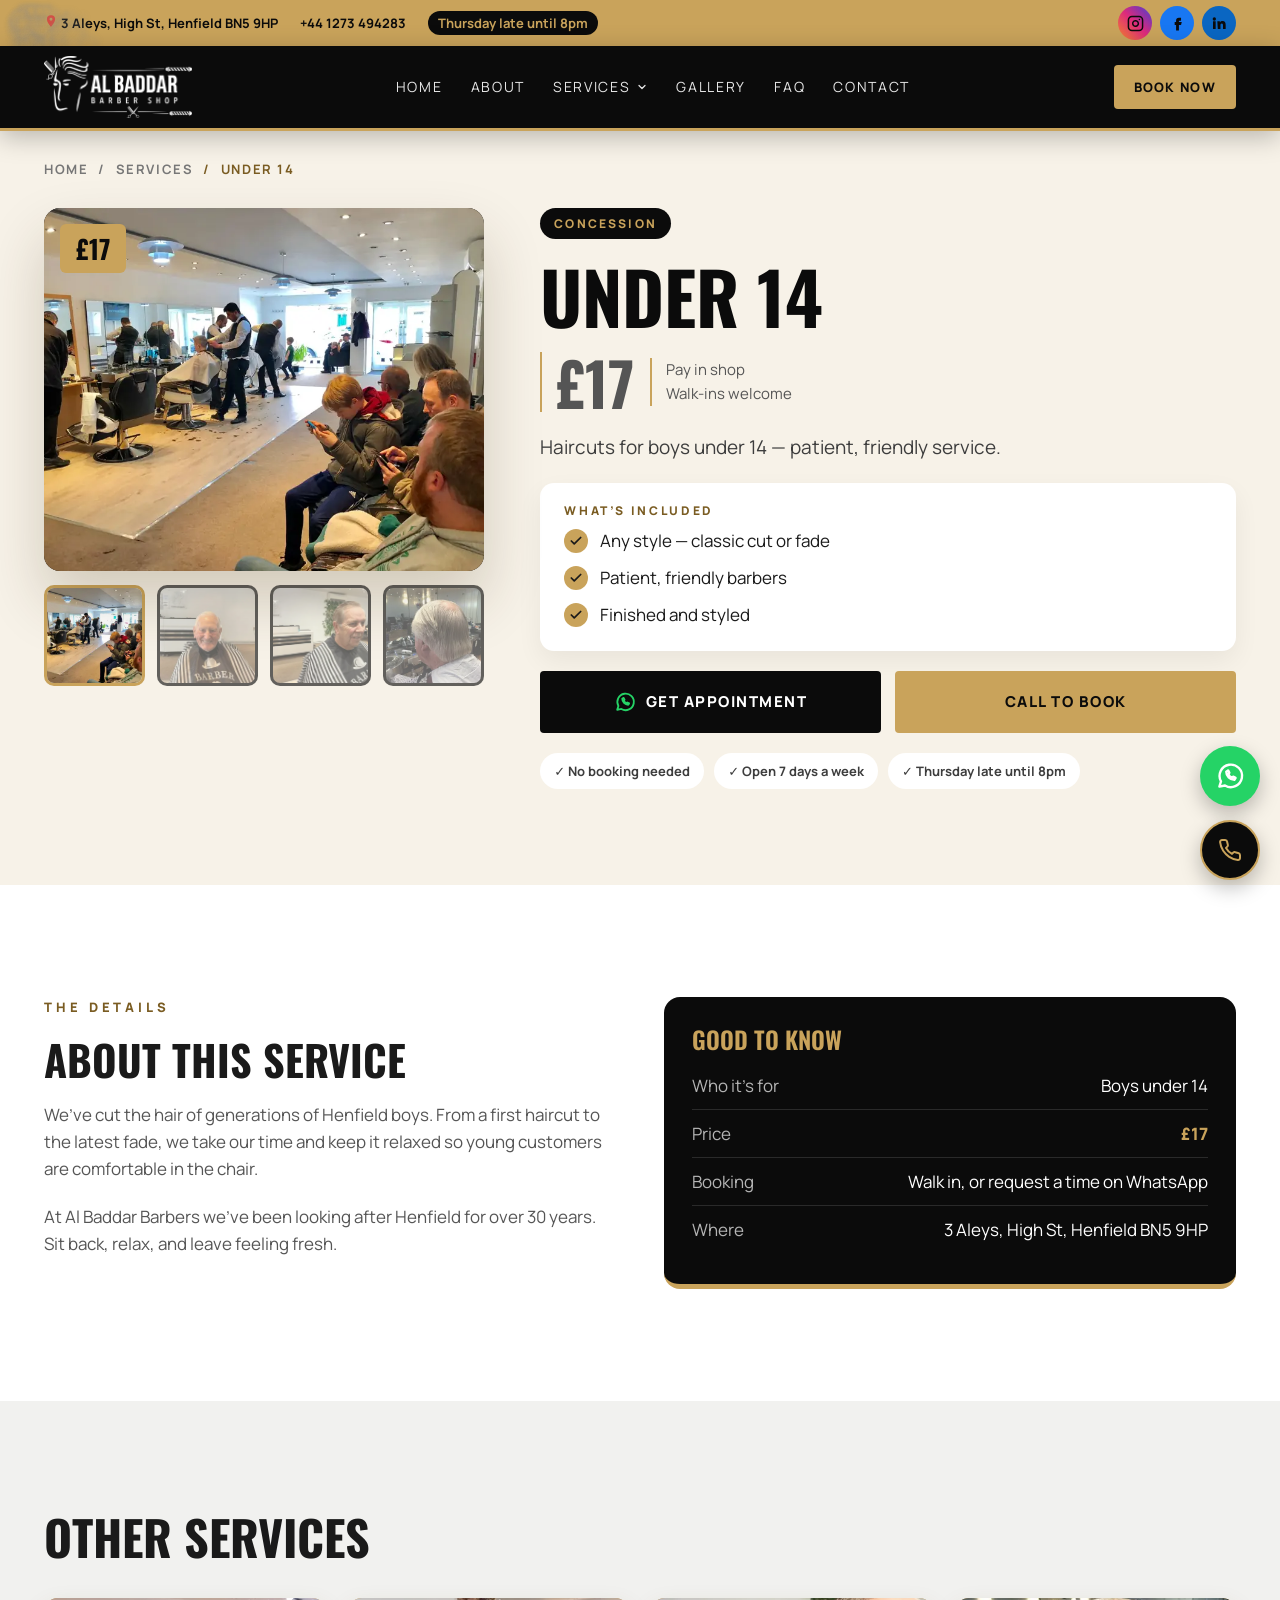
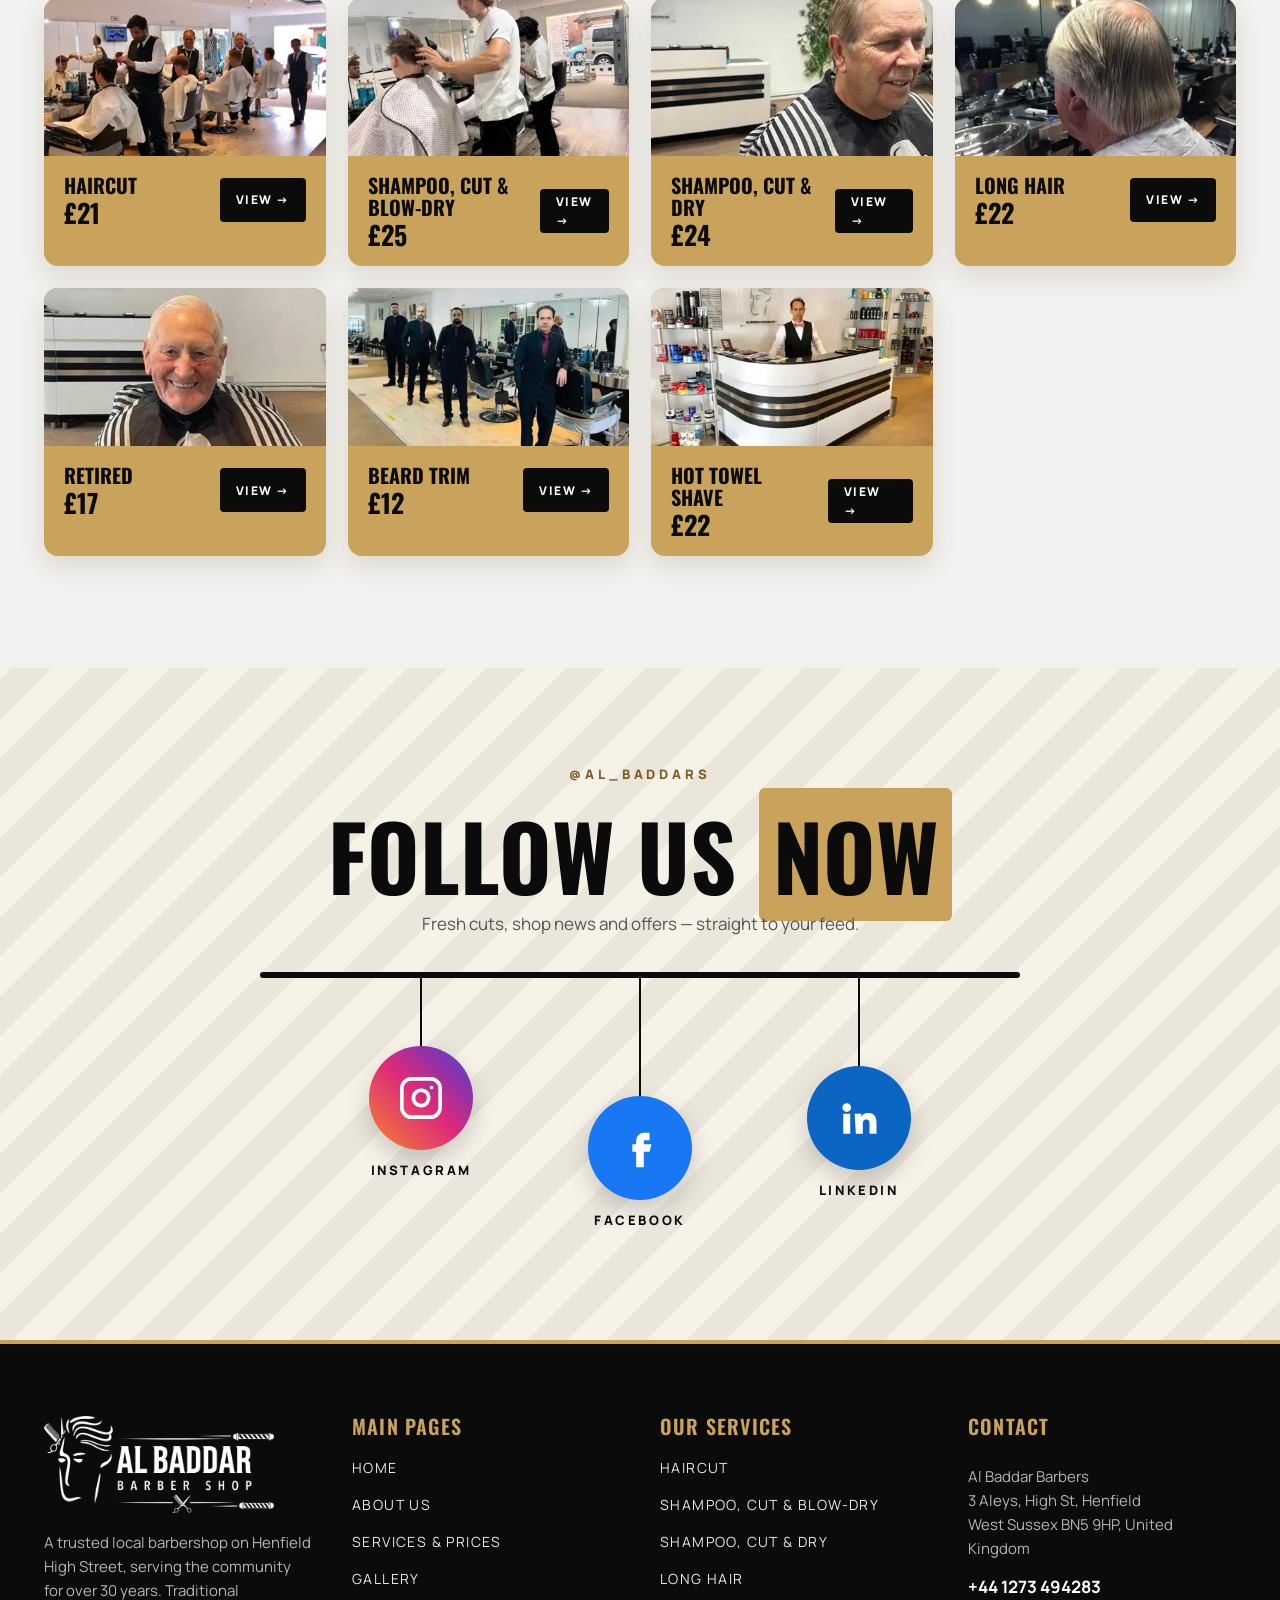
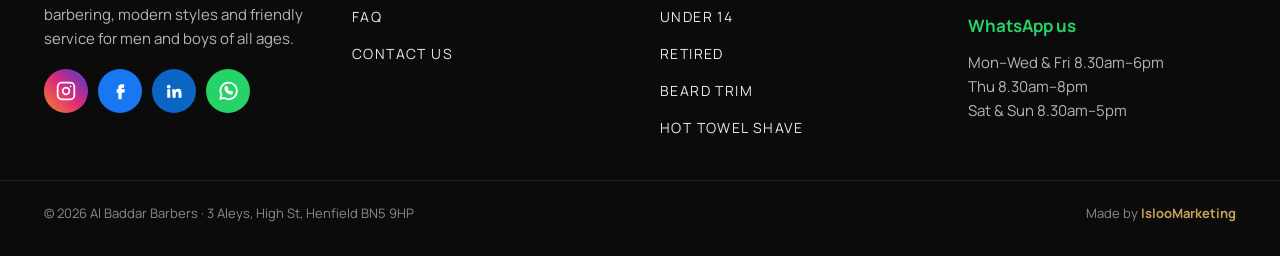
<file: services/under-14.html>
<!doctype html>
<html lang="en-GB">
<head>
<meta charset="utf-8">
<meta name="viewport" content="width=device-width, initial-scale=1">
<title>Boys’ Haircuts (Under 14) in Henfield – £17 | Al Baddar</title>
<meta name="description" content="Under 14 £17 at Al Baddar Barbers, Henfield High Street. Haircuts for boys under 14 — patient, friendly service. Walk-ins welcome — 01273 494283.">
<link rel="canonical" href="https://www.albaddarbarbers.co.uk/services/under-14.html">
<meta name="robots" content="index, follow, max-image-preview:large">
<meta name="theme-color" content="#0b0b0b">
<meta name="geo.region" content="GB-WSX">
<meta name="geo.placename" content="Henfield">
<meta property="og:type" content="website">
<meta property="og:site_name" content="Al Baddar Barbers">
<meta property="og:locale" content="en_GB">
<meta property="og:title" content="Boys’ Haircuts (Under 14) in Henfield – £17 | Al Baddar">
<meta property="og:description" content="Under 14 £17 at Al Baddar Barbers, Henfield High Street. Haircuts for boys under 14 — patient, friendly service. Walk-ins welcome — 01273 494283.">
<meta property="og:url" content="https://www.albaddarbarbers.co.uk/services/under-14.html">
<meta property="og:image" content="https://www.albaddarbarbers.co.uk/assets/img/og-image.jpg">
<meta property="og:image:width" content="1200">
<meta property="og:image:height" content="630">
<meta property="og:image:alt" content="Al Baddar Barber Shop, Henfield">
<meta name="twitter:card" content="summary_large_image">
<meta name="twitter:title" content="Boys’ Haircuts (Under 14) in Henfield – £17 | Al Baddar">
<meta name="twitter:description" content="Under 14 £17 at Al Baddar Barbers, Henfield High Street. Haircuts for boys under 14 — patient, friendly service. Walk-ins welcome — 01273 494283.">
<meta name="twitter:image" content="https://www.albaddarbarbers.co.uk/assets/img/og-image.jpg">
<link rel="icon" href="../favicon.ico" sizes="any">
<link rel="icon" type="image/png" sizes="32x32" href="../assets/img/favicon-32.png">
<link rel="apple-touch-icon" href="../assets/img/apple-touch-icon.png">
<link rel="manifest" href="../site.webmanifest">
<link rel="preconnect" href="https://fonts.googleapis.com">
<link rel="preconnect" href="https://fonts.gstatic.com" crossorigin>
<link rel="preload" as="style" href="https://fonts.googleapis.com/css2?family=Oswald:wght@500;600;700&amp;family=Manrope:wght@400;600;700;800&amp;display=swap" onload="this.onload=null;this.rel='stylesheet'">
<noscript><link rel="stylesheet" href="https://fonts.googleapis.com/css2?family=Oswald:wght@500;600;700&amp;family=Manrope:wght@400;600;700;800&amp;display=swap"></noscript>
<link rel="stylesheet" href="../assets/css/style.min.css">

<script type="application/ld+json">{
 "@context": "https://schema.org",
 "@graph": [
  {
   "@type": "Service",
   "@id": "https://www.albaddarbarbers.co.uk/services/under-14.html#service",
   "name": "Under 14",
   "serviceType": "Barber service",
   "description": "Haircuts for boys under 14 — patient, friendly service. We’ve cut the hair of generations of Henfield boys. From a first haircut to the latest fade, we take our time and keep it relaxed so young customers are comfortable in the chair.",
   "url": "https://www.albaddarbarbers.co.uk/services/under-14.html",
   "image": "https://www.albaddarbarbers.co.uk/assets/img/shop-busy-afternoon.webp",
   "provider": {
    "@id": "https://www.albaddarbarbers.co.uk/#business"
   },
   "areaServed": {
    "@type": "Place",
    "name": "Henfield, West Sussex"
   },
   "offers": {
    "@type": "Offer",
    "price": "17.00",
    "priceCurrency": "GBP",
    "availability": "https://schema.org/InStock",
    "url": "https://www.albaddarbarbers.co.uk/services/under-14.html",
    "seller": {
     "@id": "https://www.albaddarbarbers.co.uk/#business"
    }
   }
  },
  {
   "@type": "BreadcrumbList",
   "itemListElement": [
    {
     "@type": "ListItem",
     "position": 1,
     "name": "Home",
     "item": "https://www.albaddarbarbers.co.uk/"
    },
    {
     "@type": "ListItem",
     "position": 2,
     "name": "Services",
     "item": "https://www.albaddarbarbers.co.uk/#services"
    },
    {
     "@type": "ListItem",
     "position": 3,
     "name": "Under 14",
     "item": "https://www.albaddarbarbers.co.uk/services/under-14.html"
    }
   ]
  },
  {
   "@type": [
    "HairSalon",
    "LocalBusiness"
   ],
   "@id": "https://www.albaddarbarbers.co.uk/#business",
   "name": "Al Baddar Barbers",
   "alternateName": [
    "Al Baddar Barber Shop",
    "Al-Baddar Barbers"
   ],
   "description": "Trusted local barbershop on Henfield High Street, serving the community for over 30 years. Haircuts, skin fades, beard trims and hot towel shaves for men and boys of all ages. Walk-ins welcome.",
   "url": "https://www.albaddarbarbers.co.uk/",
   "telephone": "+441273494283",
   "priceRange": "£12–£25",
   "currenciesAccepted": "GBP",
   "foundingDate": "1997",
   "image": [
    "https://www.albaddarbarbers.co.uk/assets/img/shopfront-henfield-high-street.webp",
    "https://www.albaddarbarbers.co.uk/assets/img/barbers-cutting-hair.webp",
    "https://www.albaddarbarbers.co.uk/assets/img/og-image.jpg"
   ],
   "logo": "https://www.albaddarbarbers.co.uk/assets/img/logo-al-baddar.png",
   "address": {
    "@type": "PostalAddress",
    "streetAddress": "3 Aleys, High Street",
    "addressLocality": "Henfield",
    "addressRegion": "West Sussex",
    "postalCode": "BN5 9HP",
    "addressCountry": "GB"
   },
   "hasMap": "https://maps.app.goo.gl/eHV9sWdLyRKpXMxz9",
   "areaServed": [
    {
     "@type": "Place",
     "name": "Henfield"
    },
    {
     "@type": "Place",
     "name": "West Sussex"
    }
   ],
   "openingHoursSpecification": [
    {
     "@type": "OpeningHoursSpecification",
     "dayOfWeek": [
      "Monday",
      "Tuesday",
      "Wednesday",
      "Friday"
     ],
     "opens": "08:30",
     "closes": "18:00"
    },
    {
     "@type": "OpeningHoursSpecification",
     "dayOfWeek": "Thursday",
     "opens": "08:30",
     "closes": "20:00"
    },
    {
     "@type": "OpeningHoursSpecification",
     "dayOfWeek": [
      "Saturday",
      "Sunday"
     ],
     "opens": "08:30",
     "closes": "17:00"
    }
   ],
   "sameAs": [
    "https://www.instagram.com/al_baddars/",
    "https://www.facebook.com/albaddarsbarberssussex/",
    "https://uk.linkedin.com/company/al-baddar"
   ],
   "hasOfferCatalog": {
    "@type": "OfferCatalog",
    "name": "Barber services",
    "itemListElement": [
     {
      "@type": "Offer",
      "price": "21.00",
      "priceCurrency": "GBP",
      "url": "https://www.albaddarbarbers.co.uk/services/haircut.html",
      "itemOffered": {
       "@type": "Service",
       "name": "Haircut",
       "description": "Our classic gents haircut — a traditional cut, skin fade or modern fade, finished with a professional style."
      }
     },
     {
      "@type": "Offer",
      "price": "25.00",
      "priceCurrency": "GBP",
      "url": "https://www.albaddarbarbers.co.uk/services/shampoo-cut-blow-dry.html",
      "itemOffered": {
       "@type": "Service",
       "name": "Shampoo, Cut & Blow-dry",
       "description": "A fresh shampoo, your haircut of choice, then blow-dried and styled."
      }
     },
     {
      "@type": "Offer",
      "price": "24.00",
      "priceCurrency": "GBP",
      "url": "https://www.albaddarbarbers.co.uk/services/shampoo-cut-dry.html",
      "itemOffered": {
       "@type": "Service",
       "name": "Shampoo, Cut & Dry",
       "description": "Shampoo and haircut, dried and finished."
      }
     },
     {
      "@type": "Offer",
      "price": "22.00",
      "priceCurrency": "GBP",
      "url": "https://www.albaddarbarbers.co.uk/services/long-hair.html",
      "itemOffered": {
       "@type": "Service",
       "name": "Long Hair",
       "description": "Shaping and trimming for longer styles."
      }
     },
     {
      "@type": "Offer",
      "price": "17.00",
      "priceCurrency": "GBP",
      "url": "https://www.albaddarbarbers.co.uk/services/under-14.html",
      "itemOffered": {
       "@type": "Service",
       "name": "Under 14",
       "description": "Haircuts for boys under 14 — patient, friendly service."
      }
     },
     {
      "@type": "Offer",
      "price": "17.00",
      "priceCurrency": "GBP",
      "url": "https://www.albaddarbarbers.co.uk/services/retired.html",
      "itemOffered": {
       "@type": "Service",
       "name": "Retired",
       "description": "The same quality haircut at a reduced price for retired customers."
      }
     },
     {
      "@type": "Offer",
      "price": "12.00",
      "priceCurrency": "GBP",
      "url": "https://www.albaddarbarbers.co.uk/services/beard-trim.html",
      "itemOffered": {
       "@type": "Service",
       "name": "Beard Trim",
       "description": "Your beard shaped, lined up and tidied to suit your face."
      }
     },
     {
      "@type": "Offer",
      "price": "22.00",
      "priceCurrency": "GBP",
      "url": "https://www.albaddarbarbers.co.uk/services/hot-towel-shave.html",
      "itemOffered": {
       "@type": "Service",
       "name": "Hot Towel Shave",
       "description": "The traditional barber shave, with hot towels."
      }
     }
    ]
   }
  }
 ]
}</script>
</head>
<body>
<a class="skip" href="#main">Skip to content</a>
<div class="fly-layer" aria-hidden="true"><div class="fly"><svg width="80" height="80" viewBox="0 0 24 24" fill="none" stroke="currentColor" stroke-width="1.3" stroke-linecap="round" stroke-linejoin="round" aria-hidden="true"><path d="M6 3a3 3 0 1 0 0 6 3 3 0 0 0 0-6zM6 15a3 3 0 1 0 0 6 3 3 0 0 0 0-6zM20 4L8.1 15.9M14.5 14.5L20 20M8.1 8.1L12 12"/></svg></div><div class="fly"><svg width="96" height="96" viewBox="0 0 24 24" fill="none" stroke="currentColor" stroke-width="1.3" stroke-linecap="round" stroke-linejoin="round" aria-hidden="true"><path d="M3 6h18v4H3zM5 10v8M8 10v8M11 10v8M14 10v8M17 10v8M20 10v6"/></svg></div><div class="fly"><svg width="72" height="72" viewBox="0 0 24 24" fill="none" stroke="currentColor" stroke-width="1.3" stroke-linecap="round" stroke-linejoin="round" aria-hidden="true"><path d="M8 2h8a3 3 0 0 1 3 3v5a3 3 0 0 1-3 3H8a3 3 0 0 1-3-3V5a3 3 0 0 1 3-3zM10 13h4v9h-4zM9 6h.01M12 6h.01M15 6h.01M9 9h.01M12 9h.01M15 9h.01"/></svg></div><div class="fly"><svg width="110" height="110" viewBox="0 0 24 24" fill="none" stroke="currentColor" stroke-width="1.3" stroke-linecap="round" stroke-linejoin="round" aria-hidden="true"><path d="M8 3h8l1 4 4 2-2 12H5L3 9l4-2zM9 3c0 2 1.3 3 3 3s3-1 3-3"/></svg></div><div class="fly"><svg width="70" height="70" viewBox="0 0 24 24" fill="none" stroke="currentColor" stroke-width="1.3" stroke-linecap="round" stroke-linejoin="round" aria-hidden="true"><path d="M7 2h10v4H7zM6 6h12l-1 14a2 2 0 0 1-2 2H9a2 2 0 0 1-2-2zM9 2v4M12 2v4M15 2v4M10 12h4"/></svg></div><div class="fly"><svg width="64" height="64" viewBox="0 0 24 24" fill="none" stroke="currentColor" stroke-width="1.3" stroke-linecap="round" stroke-linejoin="round" aria-hidden="true"><path d="M10 2h4v3h-4zM9 5h6l-.5 15a1.5 1.5 0 0 1-1.5 1.5h-2A1.5 1.5 0 0 1 9.5 20zM12 9v3"/></svg></div><div class="fly"><svg width="100" height="100" viewBox="0 0 24 24" fill="none" stroke="currentColor" stroke-width="1.3" stroke-linecap="round" stroke-linejoin="round" aria-hidden="true"><path d="M6 3a3 3 0 1 0 0 6 3 3 0 0 0 0-6zM6 15a3 3 0 1 0 0 6 3 3 0 0 0 0-6zM20 4L8.1 15.9M14.5 14.5L20 20M8.1 8.1L12 12"/></svg></div><div class="fly"><svg width="76" height="76" viewBox="0 0 24 24" fill="none" stroke="currentColor" stroke-width="1.3" stroke-linecap="round" stroke-linejoin="round" aria-hidden="true"><path d="M3 6h18v4H3zM5 10v8M8 10v8M11 10v8M14 10v8M17 10v8M20 10v6"/></svg></div></div>
<div class="fabs">
<a href="https://wa.me/441273494283?text=Hi%20Al%20Baddar%20Barbers%2C%20I%20would%20like%20to%20book%20an%20appointment." class="fab wa" aria-label="Chat on WhatsApp" target="_blank" rel="noopener"><svg width="30" height="30" viewBox="0 0 24 24" fill="none" stroke="currentColor" stroke-width="1.9" stroke-linecap="round" stroke-linejoin="round" aria-hidden="true"><path d="M3.5 20.5l1.3-4.2A9 9 0 1 1 8 19.6zM9 8.5c0 3.5 3 6.5 6.5 6.5l1-1.5-2-1-1 .8c-1.2-.5-2.3-1.6-2.8-2.8l.8-1-1-2z"/></svg></a>
<a href="tel:+441273494283" class="fab call" aria-label="Call Al Baddar Barbers"><svg width="24" height="24" viewBox="0 0 24 24" fill="none" stroke="currentColor" stroke-width="2" stroke-linecap="round" stroke-linejoin="round" aria-hidden="true"><path d="M22 16.9v3a2 2 0 0 1-2.2 2 19.8 19.8 0 0 1-8.6-3.1 19.5 19.5 0 0 1-6-6A19.8 19.8 0 0 1 2.1 4.2 2 2 0 0 1 4.1 2h3a2 2 0 0 1 2 1.7c.1 1 .4 1.9.7 2.8a2 2 0 0 1-.5 2.1L8 9.9a16 16 0 0 0 6 6l1.3-1.3a2 2 0 0 1 2.1-.4c.9.3 1.8.6 2.8.7a2 2 0 0 1 1.7 2z"/></svg></a>
</div>
<div class="topbar"><div class="container">
<div class="info"><span class="hide-xs"><svg width="14" height="14" viewBox="0 0 24 24" fill="#EA4335" stroke="none" stroke-width="0" stroke-linecap="round" stroke-linejoin="round" aria-hidden="true"><path d="M12 2a7 7 0 0 0-7 7c0 5 7 13 7 13s7-8 7-13a7 7 0 0 0-7-7zm0 9.5A2.5 2.5 0 1 1 12 6.5a2.5 2.5 0 0 1 0 5z"/></svg> 3 Aleys, High St, Henfield BN5 9HP</span><a href="tel:+441273494283">+44 1273 494283</a><span class="late hide-sm">Thursday late until 8pm</span></div>
<div class="socials"><a href="https://www.instagram.com/al_baddars/" class="soc soc-sm ig" aria-label="Instagram" target="_blank" rel="noopener"><svg width="17" height="17" viewBox="0 0 24 24" fill="none" stroke="currentColor" stroke-width="2.1" stroke-linecap="round" stroke-linejoin="round" aria-hidden="true"><path d="M7 2h10a5 5 0 0 1 5 5v10a5 5 0 0 1-5 5H7a5 5 0 0 1-5-5V7a5 5 0 0 1 5-5zM16 11.4A4 4 0 1 1 12.6 8 4 4 0 0 1 16 11.4zM17.5 6.5h.01"/></svg></a><a href="https://www.facebook.com/albaddarsbarberssussex/" class="soc soc-sm fb" aria-label="Facebook" target="_blank" rel="noopener"><svg width="17" height="17" viewBox="0 0 24 24" fill="currentColor" stroke="none" stroke-width="2.1" stroke-linecap="round" stroke-linejoin="round" aria-hidden="true"><path d="M14 8h3V4h-3a4 4 0 0 0-4 4v2H8v4h2v8h4v-8h3l1-4h-4V8.5a.5.5 0 0 1 .5-.5z"/></svg></a><a href="https://uk.linkedin.com/company/al-baddar" class="soc soc-sm li" aria-label="LinkedIn" target="_blank" rel="noopener"><svg width="16" height="16" viewBox="0 0 24 24" fill="currentColor" stroke="none" stroke-width="2.1" stroke-linecap="round" stroke-linejoin="round" aria-hidden="true"><path d="M4.98 3.5a2.5 2.5 0 1 1 0 5 2.5 2.5 0 0 1 0-5zM3 9.5h4V21H3zM9.5 9.5h3.8v1.6h.1c.5-1 1.8-2 3.8-2 4 0 4.8 2.6 4.8 6V21h-4v-5.2c0-1.3 0-2.9-1.8-2.9s-2 1.4-2 2.8V21h-4z"/></svg></a></div>
</div></div>
<header class="header"><div class="container">
<a class="brand" href="../index.html#top" aria-label="Al Baddar Barbers home"><img src="../assets/img/logo-al-baddar.webp" alt="Al Baddar Barber Shop" width="600" height="251"></a>
<nav class="nav" aria-label="Main">
<a href="../index.html#top">Home</a><a href="../about.html">About</a>
<div class="dd"><a href="../index.html#services">Services <svg width="12" height="12" viewBox="0 0 24 24" fill="none" stroke="currentColor" stroke-width="2.5" stroke-linecap="round" stroke-linejoin="round" aria-hidden="true"><path d="M6 9l6 6 6-6"/></svg></a><div class="dd-menu"><a href="../services/haircut.html"><span>Haircut</span><b>£21</b></a><a href="../services/shampoo-cut-blow-dry.html"><span>Shampoo, Cut &amp; Blow-dry</span><b>£25</b></a><a href="../services/shampoo-cut-dry.html"><span>Shampoo, Cut &amp; Dry</span><b>£24</b></a><a href="../services/long-hair.html"><span>Long Hair</span><b>£22</b></a><a href="../services/under-14.html"><span>Under 14</span><b>£17</b></a><a href="../services/retired.html"><span>Retired</span><b>£17</b></a><a href="../services/beard-trim.html"><span>Beard Trim</span><b>£12</b></a><a href="../services/hot-towel-shave.html"><span>Hot Towel Shave</span><b>£22</b></a></div></div>
<a href="../index.html#gallery">Gallery</a><a href="../index.html#faq">FAQ</a><a href="../contact.html">Contact</a>
</nav>
<div class="header-cta">
<a class="btn btn-gold btn-sm hide-xs" href="https://wa.me/441273494283?text=Hi%20Al%20Baddar%20Barbers%2C%20I%20would%20like%20to%20book%20an%20appointment." target="_blank" rel="noopener">Book Now</a>
<details class="burger"><summary aria-label="Open menu"><svg width="20" height="20" viewBox="0 0 24 24" fill="none" stroke="currentColor" stroke-width="2" stroke-linecap="round" stroke-linejoin="round" aria-hidden="true"><path d="M3 6h18M3 12h18M3 18h18"/></svg></summary>
<nav class="mnav" aria-label="Mobile"><a href="../index.html#top">Home</a><a href="../about.html">About</a><a href="../index.html#services">Services &amp; Prices</a><a class="sub" href="../services/haircut.html">— Haircut · £21</a><a class="sub" href="../services/shampoo-cut-blow-dry.html">— Shampoo, Cut &amp; Blow-dry · £25</a><a class="sub" href="../services/shampoo-cut-dry.html">— Shampoo, Cut &amp; Dry · £24</a><a class="sub" href="../services/long-hair.html">— Long Hair · £22</a><a class="sub" href="../services/under-14.html">— Under 14 · £17</a><a class="sub" href="../services/retired.html">— Retired · £17</a><a class="sub" href="../services/beard-trim.html">— Beard Trim · £12</a><a class="sub" href="../services/hot-towel-shave.html">— Hot Towel Shave · £22</a><a href="../index.html#gallery">Gallery</a><a href="../index.html#faq">FAQ</a><a href="../contact.html">Contact</a></nav>
</details>
</div>
</div></header>
<main id="main">

<section class="bg-cream"><div class="container">
<nav class="crumbs" aria-label="Breadcrumb"><ol><li><a href="../index.html">Home</a></li><li><a href="../index.html#services">Services</a></li><li aria-current="page">Under 14</li></ol></nav>
<div class="product">
<div class="gallery">
<div class="main-img"><img src="../assets/img/shop-busy-afternoon.webp" srcset="../assets/img/shop-busy-afternoon-400.webp 400w, ../assets/img/shop-busy-afternoon-800.webp 800w, ../assets/img/shop-busy-afternoon.webp 1400w" sizes="(max-width: 900px) 100vw, 600px" alt="Busy afternoon at Al Baddar Barbers with customers waiting" width="1400" height="1050" fetchpriority="high" data-main-img><span class="price-tag">£17</span></div>
<div class="pthumbs"><button type="button" class="on" data-src="../assets/img/shop-busy-afternoon.webp" data-srcset="../assets/img/shop-busy-afternoon-400.webp 400w, ../assets/img/shop-busy-afternoon-800.webp 800w, ../assets/img/shop-busy-afternoon.webp 1400w" aria-label="Show photo 1"><img src="../assets/img/shop-busy-afternoon-400.webp" alt="" loading="lazy" decoding="async" width="150" height="150"></button><button type="button" class="" data-src="../assets/img/customer-happy-regular.webp" data-srcset="../assets/img/customer-happy-regular-400.webp 400w, ../assets/img/customer-happy-regular.webp 546w" aria-label="Show photo 2"><img src="../assets/img/customer-happy-regular-400.webp" alt="" loading="lazy" decoding="async" width="150" height="150"></button><button type="button" class="" data-src="../assets/img/customer-slicked-back.webp" data-srcset="../assets/img/customer-slicked-back-400.webp 400w, ../assets/img/customer-slicked-back.webp 720w" aria-label="Show photo 3"><img src="../assets/img/customer-slicked-back-400.webp" alt="" loading="lazy" decoding="async" width="150" height="150"></button><button type="button" class="" data-src="../assets/img/customer-long-hair-trim.webp" data-srcset="../assets/img/customer-long-hair-trim-400.webp 400w, ../assets/img/customer-long-hair-trim-800.webp 800w, ../assets/img/customer-long-hair-trim.webp 960w" aria-label="Show photo 4"><img src="../assets/img/customer-long-hair-trim-400.webp" alt="" loading="lazy" decoding="async" width="150" height="150"></button></div>
</div>
<div class="pinfo">
<span class="tag">Concession</span>
<h1>Under 14</h1>
<div class="pprice"><span class="price">£17</span><span>Pay in shop<br>Walk-ins welcome</span></div>
<p style="font-size:19px;color:#3d3d3d">Haircuts for boys under 14 — patient, friendly service.</p>
<div class="includes"><h2>What’s included</h2><ul><li><span class="tick"><svg width="14" height="14" viewBox="0 0 24 24" fill="none" stroke="currentColor" stroke-width="3" stroke-linecap="round" stroke-linejoin="round" aria-hidden="true"><path d="M20 6L9 17l-5-5"/></svg></span>Any style — classic cut or fade</li><li><span class="tick"><svg width="14" height="14" viewBox="0 0 24 24" fill="none" stroke="currentColor" stroke-width="3" stroke-linecap="round" stroke-linejoin="round" aria-hidden="true"><path d="M20 6L9 17l-5-5"/></svg></span>Patient, friendly barbers</li><li><span class="tick"><svg width="14" height="14" viewBox="0 0 24 24" fill="none" stroke="currentColor" stroke-width="3" stroke-linecap="round" stroke-linejoin="round" aria-hidden="true"><path d="M20 6L9 17l-5-5"/></svg></span>Finished and styled</li></ul></div>
<div class="btn-row"><a class="btn btn-dark btn-block" href="https://wa.me/441273494283?text=Hi%20Al%20Baddar%20Barbers%2C%20I%20would%20like%20to%20book%20an%20appointment%20for%3A%20Under%2014%20%28%C2%A317%29." target="_blank" rel="noopener"><span style="color:var(--wa);display:flex"><svg width="22" height="22" viewBox="0 0 24 24" fill="none" stroke="currentColor" stroke-width="2" stroke-linecap="round" stroke-linejoin="round" aria-hidden="true"><path d="M3.5 20.5l1.3-4.2A9 9 0 1 1 8 19.6zM9 8.5c0 3.5 3 6.5 6.5 6.5l1-1.5-2-1-1 .8c-1.2-.5-2.3-1.6-2.8-2.8l.8-1-1-2z"/></svg></span>Get Appointment</a><a class="btn btn-gold btn-block" href="tel:+441273494283">Call to Book</a></div>
<div class="chips"><span>✓ No booking needed</span><span>✓ Open 7 days a week</span><span>✓ Thursday late until 8pm</span></div>
</div>
</div>
</div></section>

<section class="section bg-white"><div class="container details">
<div class="stack rv"><p class="eyebrow" style="margin:0">The Details</p><h2 class="h2" style="font-size:42px">About this service</h2>
<p class="muted">We’ve cut the hair of generations of Henfield boys. From a first haircut to the latest fade, we take our time and keep it relaxed so young customers are comfortable in the chair.</p>
<p class="muted">At Al Baddar Barbers we’ve been looking after Henfield for over 30 years. Sit back, relax, and leave feeling fresh.</p></div>
<div class="know rv"><h2>Good to know</h2><dl>
<div><dt>Who it’s for</dt><dd>Boys under 14</dd></div>
<div><dt>Price</dt><dd style="color:var(--gold);font-weight:800">£17</dd></div>
<div><dt>Booking</dt><dd>Walk in, or request a time on WhatsApp</dd></div>
<div><dt>Where</dt><dd>3 Aleys, High St, Henfield BN5 9HP</dd></div></dl></div>
</div></section>

<section class="section bg-grey"><div class="container">
<h2 class="h2 rv" style="font-size:clamp(34px,4vw,48px)">Other Services</h2>
<div class="cards" style="margin-top:36px"><a class="card mini rv" href="haircut.html"><img src="../assets/img/barbers-cutting-hair.webp" srcset="../assets/img/barbers-cutting-hair-400.webp 400w, ../assets/img/barbers-cutting-hair-800.webp 800w, ../assets/img/barbers-cutting-hair.webp 1400w" sizes="300px" alt="" width="1400" height="1050" loading="lazy" decoding="async"><div class="foot"><div><h3>Haircut</h3><div class="price">£21</div></div><span class="cbtn">View →</span></div></a><a class="card mini rv" href="shampoo-cut-blow-dry.html"><img src="../assets/img/barber-blow-dry.webp" srcset="../assets/img/barber-blow-dry-400.webp 400w, ../assets/img/barber-blow-dry-800.webp 800w, ../assets/img/barber-blow-dry.webp 1050w" sizes="300px" alt="" width="1050" height="1400" loading="lazy" decoding="async"><div class="foot"><div><h3>Shampoo, Cut &amp; Blow-dry</h3><div class="price">£25</div></div><span class="cbtn">View →</span></div></a><a class="card mini rv" href="shampoo-cut-dry.html"><img src="../assets/img/customer-slicked-back.webp" srcset="../assets/img/customer-slicked-back-400.webp 400w, ../assets/img/customer-slicked-back.webp 720w" sizes="300px" alt="" width="720" height="960" loading="lazy" decoding="async"><div class="foot"><div><h3>Shampoo, Cut &amp; Dry</h3><div class="price">£24</div></div><span class="cbtn">View →</span></div></a><a class="card mini rv" href="long-hair.html"><img src="../assets/img/customer-long-hair-trim.webp" srcset="../assets/img/customer-long-hair-trim-400.webp 400w, ../assets/img/customer-long-hair-trim-800.webp 800w, ../assets/img/customer-long-hair-trim.webp 960w" sizes="300px" alt="" width="960" height="720" loading="lazy" decoding="async"><div class="foot"><div><h3>Long Hair</h3><div class="price">£22</div></div><span class="cbtn">View →</span></div></a><a class="card mini rv" href="retired.html"><img src="../assets/img/customer-happy-regular.webp" srcset="../assets/img/customer-happy-regular-400.webp 400w, ../assets/img/customer-happy-regular.webp 546w" sizes="300px" alt="" width="546" height="960" loading="lazy" decoding="async"><div class="foot"><div><h3>Retired</h3><div class="price">£17</div></div><span class="cbtn">View →</span></div></a><a class="card mini rv" href="beard-trim.html"><img src="../assets/img/barber-team.webp" srcset="../assets/img/barber-team-400.webp 400w, ../assets/img/barber-team-800.webp 800w, ../assets/img/barber-team.webp 1097w" sizes="300px" alt="" width="1097" height="1400" loading="lazy" decoding="async"><div class="foot"><div><h3>Beard Trim</h3><div class="price">£12</div></div><span class="cbtn">View →</span></div></a><a class="card mini rv" href="hot-towel-shave.html"><img src="../assets/img/owner-reception.webp" srcset="../assets/img/owner-reception-400.webp 400w, ../assets/img/owner-reception-800.webp 800w, ../assets/img/owner-reception.webp 1400w" sizes="300px" alt="" width="1400" height="1050" loading="lazy" decoding="async"><div class="foot"><div><h3>Hot Towel Shave</h3><div class="price">£22</div></div><span class="cbtn">View →</span></div></a></div>
</div></section>
<section class="follow" aria-labelledby="follow-h"><div class="container">
<p class="eyebrow">@al_baddars</p>
<h2 id="follow-h" class="rv">Follow Us <span>Now</span></h2>
<p class="muted">Fresh cuts, shop news and offers — straight to your feed.</p>
<div class="rail"></div>
<div class="hangers"><div class="hang" style="--len:70px"><span class="string"></span><a href="https://www.instagram.com/al_baddars/" target="_blank" rel="noopener"><span class="soc ig"><svg width="46" height="46" viewBox="0 0 24 24" fill="none" stroke="currentColor" stroke-width="1.9" stroke-linecap="round" stroke-linejoin="round" aria-hidden="true"><path d="M7 2h10a5 5 0 0 1 5 5v10a5 5 0 0 1-5 5H7a5 5 0 0 1-5-5V7a5 5 0 0 1 5-5zM16 11.4A4 4 0 1 1 12.6 8 4 4 0 0 1 16 11.4zM17.5 6.5h.01"/></svg></span>Instagram</a></div><div class="hang" style="--len:120px"><span class="string"></span><a href="https://www.facebook.com/albaddarsbarberssussex/" target="_blank" rel="noopener"><span class="soc fb"><svg width="46" height="46" viewBox="0 0 24 24" fill="currentColor" stroke="none" stroke-width="1.9" stroke-linecap="round" stroke-linejoin="round" aria-hidden="true"><path d="M14 8h3V4h-3a4 4 0 0 0-4 4v2H8v4h2v8h4v-8h3l1-4h-4V8.5a.5.5 0 0 1 .5-.5z"/></svg></span>Facebook</a></div><div class="hang" style="--len:90px"><span class="string"></span><a href="https://uk.linkedin.com/company/al-baddar" target="_blank" rel="noopener"><span class="soc li"><svg width="42" height="42" viewBox="0 0 24 24" fill="currentColor" stroke="none" stroke-width="1.9" stroke-linecap="round" stroke-linejoin="round" aria-hidden="true"><path d="M4.98 3.5a2.5 2.5 0 1 1 0 5 2.5 2.5 0 0 1 0-5zM3 9.5h4V21H3zM9.5 9.5h3.8v1.6h.1c.5-1 1.8-2 3.8-2 4 0 4.8 2.6 4.8 6V21h-4v-5.2c0-1.3 0-2.9-1.8-2.9s-2 1.4-2 2.8V21h-4z"/></svg></span>LinkedIn</a></div></div>
</div></section>
</main>
<footer class="footer"><div class="container cols">
<div><img class="logo" src="../assets/img/logo-al-baddar.webp" alt="Al Baddar Barber Shop" width="600" height="251" loading="lazy">
<p style="margin-top:18px">A trusted local barbershop on Henfield High Street, serving the community for over 30 years. Traditional barbering, modern styles and friendly service for men and boys of all ages.</p>
<div class="socials"><a href="https://www.instagram.com/al_baddars/" class="soc ig" aria-label="Instagram" target="_blank" rel="noopener"><svg width="20" height="20" viewBox="0 0 24 24" fill="none" stroke="currentColor" stroke-width="2.1" stroke-linecap="round" stroke-linejoin="round" aria-hidden="true"><path d="M7 2h10a5 5 0 0 1 5 5v10a5 5 0 0 1-5 5H7a5 5 0 0 1-5-5V7a5 5 0 0 1 5-5zM16 11.4A4 4 0 1 1 12.6 8 4 4 0 0 1 16 11.4zM17.5 6.5h.01"/></svg></a><a href="https://www.facebook.com/albaddarsbarberssussex/" class="soc fb" aria-label="Facebook" target="_blank" rel="noopener"><svg width="20" height="20" viewBox="0 0 24 24" fill="currentColor" stroke="none" stroke-width="2.1" stroke-linecap="round" stroke-linejoin="round" aria-hidden="true"><path d="M14 8h3V4h-3a4 4 0 0 0-4 4v2H8v4h2v8h4v-8h3l1-4h-4V8.5a.5.5 0 0 1 .5-.5z"/></svg></a><a href="https://uk.linkedin.com/company/al-baddar" class="soc li" aria-label="LinkedIn" target="_blank" rel="noopener"><svg width="18" height="18" viewBox="0 0 24 24" fill="currentColor" stroke="none" stroke-width="2.1" stroke-linecap="round" stroke-linejoin="round" aria-hidden="true"><path d="M4.98 3.5a2.5 2.5 0 1 1 0 5 2.5 2.5 0 0 1 0-5zM3 9.5h4V21H3zM9.5 9.5h3.8v1.6h.1c.5-1 1.8-2 3.8-2 4 0 4.8 2.6 4.8 6V21h-4v-5.2c0-1.3 0-2.9-1.8-2.9s-2 1.4-2 2.8V21h-4z"/></svg></a><a href="https://wa.me/441273494283?text=Hi%20Al%20Baddar%20Barbers%2C%20I%20would%20like%20to%20book%20an%20appointment." class="soc wa" aria-label="WhatsApp" target="_blank" rel="noopener"><svg width="22" height="22" viewBox="0 0 24 24" fill="none" stroke="currentColor" stroke-width="2" stroke-linecap="round" stroke-linejoin="round" aria-hidden="true"><path d="M3.5 20.5l1.3-4.2A9 9 0 1 1 8 19.6zM9 8.5c0 3.5 3 6.5 6.5 6.5l1-1.5-2-1-1 .8c-1.2-.5-2.3-1.6-2.8-2.8l.8-1-1-2z"/></svg></a></div></div>
<nav aria-labelledby="f-pages"><h2 id="f-pages">Main Pages</h2><ul><li><a href="../index.html#top">Home</a></li><li><a href="../about.html">About Us</a></li><li><a href="../index.html#services">Services &amp; Prices</a></li><li><a href="../index.html#gallery">Gallery</a></li><li><a href="../index.html#faq">FAQ</a></li><li><a href="../contact.html">Contact Us</a></li></ul></nav>
<nav aria-labelledby="f-svc"><h2 id="f-svc">Our Services</h2><ul><li><a href="../services/haircut.html">Haircut</a></li><li><a href="../services/shampoo-cut-blow-dry.html">Shampoo, Cut &amp; Blow-dry</a></li><li><a href="../services/shampoo-cut-dry.html">Shampoo, Cut &amp; Dry</a></li><li><a href="../services/long-hair.html">Long Hair</a></li><li><a href="../services/under-14.html">Under 14</a></li><li><a href="../services/retired.html">Retired</a></li><li><a href="../services/beard-trim.html">Beard Trim</a></li><li><a href="../services/hot-towel-shave.html">Hot Towel Shave</a></li></ul></nav>
<div class="contact"><h2>Contact</h2>
<address>Al Baddar Barbers<br>3 Aleys, High St, Henfield<br>West Sussex BN5 9HP, United Kingdom</address>
<a href="tel:+441273494283" style="color:#fff">+44 1273 494283</a>
<a href="https://wa.me/441273494283?text=Hi%20Al%20Baddar%20Barbers%2C%20I%20would%20like%20to%20book%20an%20appointment." style="color:var(--wa)" target="_blank" rel="noopener">WhatsApp us</a>
<p>Mon–Wed &amp; Fri 8.30am–6pm<br>Thu 8.30am–8pm<br>Sat &amp; Sun 8.30am–5pm</p></div>
</div>
<div class="legal"><div class="container"><span>© <span data-year>2026</span> Al Baddar Barbers · 3 Aleys, High St, Henfield BN5 9HP</span><span>Made by <strong style="color:var(--gold)">IslooMarketing</strong></span></div></div>
</footer>
<script src="../assets/js/main.min.js" defer></script>
</body>
</html>
</file>
<file: assets/css/style.min.css>
:root{--gold:#c9a35b;--gold-2:#d8b97c;--gold-text:#7a5c22;--black:#0b0b0b;--ink:#1a1a1a;--muted:#555;--line:#e4e0d6;--cream:#F7F2E8;--grey:#F1F1EF;--white:#fff;--wa:#25D366;--fb:#1877F2;--li:#0A66C2;--ig:linear-gradient(45deg,#F58529,#DD2A7B 50%,#8134AF 80%,#515BD4);--display:'Oswald',Impact,sans-serif;--body:'Manrope',system-ui,-apple-system,Segoe UI,sans-serif;--r:14px}*,*::before,*::after{box-sizing:border-box}html{scroll-behavior:smooth;scroll-padding-top:96px}body{margin:0;font-family:var(--body);font-size:17px;line-height:1.6;color:var(--ink);background:#fff;overflow-x:hidden}img,iframe{display:block;max-width:100%}img{height:auto}a{color:inherit}h1,h2,h3{font-family:var(--display);text-transform:uppercase;line-height:1.02;margin:0;font-weight:700}p{margin:0}:focus-visible{outline:3px solid var(--gold);outline-offset:3px}.skip{position:absolute;left:-999px;top:8px;z-index:100;background:var(--gold);color:var(--black);padding:10px 16px;font-weight:800}.skip:focus{left:8px}.sr-only{position:absolute;width:1px;height:1px;overflow:hidden;clip:rect(0 0 0 0);white-space:nowrap}.container{max-width:1240px;margin:0 auto;padding:0 24px}.section{padding:112px 0}.bg-cream{background:var(--cream)}.bg-grey{background:var(--grey)}.bg-white{background:#fff}.bg-dark{background:#161616;color:#fff}.bg-gold{background:var(--gold);color:var(--black)}.eyebrow{font-size:13px;font-weight:800;letter-spacing:.3em;text-transform:uppercase;color:var(--gold-text);margin-bottom:14px}.bg-dark .eyebrow,.photo-bg .eyebrow{color:var(--gold)}.h2{font-size:clamp(36px,5vw,62px)}.center{text-align:center}.lead{max-width:540px;margin:16px auto 0;color:var(--muted)}.stack{display:flex;flex-direction:column;gap:20px}.split{display:flex;flex-wrap:wrap;gap:60px;align-items:center}.split>*{flex:1 1 420px;min-width:0}.split>.grow{flex:999 1 460px}.muted{color:var(--muted)}.btn{display:inline-flex;align-items:center;justify-content:center;gap:10px;min-height:52px;padding:0 26px;border-radius:4px;font-weight:800;font-size:14px;letter-spacing:.1em;text-transform:uppercase;text-decoration:none;border:2px solid transparent;cursor:pointer;transition:background .25s,color .25s,transform .25s,border-color .25s}.btn:hover{transform:translateY(-2px)}.btn svg{flex:none}.btn-gold{background:var(--gold);color:var(--black)}.btn-gold:hover{background:var(--gold-2)}.btn-dark{background:var(--black);color:#fff}.btn-dark:hover{background:#333}.btn-light{border-color:#fff;color:#fff}.btn-light:hover{background:#fff;color:var(--black)}.btn-outline{border-color:var(--black);color:var(--black)}.btn-outline:hover{background:var(--black);color:#fff}.btn-sm{min-height:44px;padding:0 18px;font-size:13px}.btn-block{flex:1 1 240px;min-height:62px;font-size:15px}.soc{display:inline-flex;align-items:center;justify-content:center;width:40px;height:40px;border-radius:50%;color:#fff;transition:transform .25s}.soc:hover{transform:translateY(-3px) scale(1.06)}.soc-sm{width:34px;height:34px}.ig{background:var(--ig)}.fb{background:var(--fb)}.li{background:var(--li)}.wa{background:var(--wa)}.topbar{background:var(--gold);color:var(--black);font-size:13px;font-weight:700}.topbar .container{display:flex;justify-content:space-between;align-items:center;gap:16px;flex-wrap:wrap;padding-top:6px;padding-bottom:6px}.topbar .info{display:flex;gap:22px;align-items:center;flex-wrap:wrap}.topbar a{color:var(--black);text-decoration:none}.topbar .late{background:var(--black);color:var(--gold);padding:2px 10px;border-radius:20px}.topbar .socials{display:flex;gap:8px}.header{position:sticky;top:0;z-index:40;background:var(--black);border-bottom:3px solid var(--gold);box-shadow:0 6px 24px rgba(0,0,0,.25)}.header .container{display:flex;align-items:center;justify-content:space-between;gap:20px;padding-top:10px;padding-bottom:10px}.brand img{height:62px;width:auto}.nav{display:flex;gap:28px;align-items:center}.nav>a,.nav .dd>a{color:#e6e6e6;text-decoration:none;font-size:14px;letter-spacing:.12em;text-transform:uppercase;padding:14px 0;transition:color .2s}.nav>a:hover,.nav .dd>a:hover,.nav a[aria-current]{color:var(--gold)}.dd{position:relative}.dd>a{display:inline-flex;align-items:center;gap:6px}.dd-menu{display:none;position:absolute;top:100%;left:-20px;width:300px;flex-direction:column;background:#FFFDF6;border-top:3px solid var(--gold);border-radius:0 0 8px 8px;padding:10px;box-shadow:0 24px 48px rgba(0,0,0,.25)}.dd:hover .dd-menu,.dd:focus-within .dd-menu{display:flex}.dd-menu a{display:flex;justify-content:space-between;gap:12px;color:var(--ink);text-decoration:none;font-weight:600;font-size:14px;padding:11px 14px;border-radius:4px}.dd-menu a:hover{background:var(--gold)}.dd-menu b{font-weight:800}.header-cta{display:flex;gap:10px;align-items:center}.burger{display:none;position:relative}.burger summary{list-style:none;cursor:pointer;width:44px;height:44px;border:1.5px solid var(--gold);border-radius:4px;display:flex;align-items:center;justify-content:center;color:var(--gold)}.burger summary::-webkit-details-marker{display:none}.mnav{position:absolute;right:0;top:58px;width:290px;background:#FFFDF6;border-top:3px solid var(--gold);border-radius:0 0 8px 8px;padding:14px 16px;display:flex;flex-direction:column;box-shadow:0 24px 48px rgba(0,0,0,.3)}.mnav a{color:var(--ink);text-decoration:none;font-weight:700;text-transform:uppercase;letter-spacing:.1em;font-size:14px;padding:10px 0}.mnav a.sub{font-size:13px;text-transform:none;letter-spacing:0;padding:6px 0 6px 14px;font-weight:600}.mnav a:hover{color:var(--gold-text)}.hero{position:relative;overflow:hidden;background:#111;color:#fff}.photo-bg{position:relative;overflow:hidden;color:#fff;background:#111}.photo-bg>img.bg,.hero>img.bg{position:absolute;inset:0;width:100%;height:100%;object-fit:cover}.hero::before{content:"";position:absolute;inset:0;background:linear-gradient(100deg,rgba(8,8,8,.93),rgba(8,8,8,.8) 45%,rgba(8,8,8,.5));z-index:1}.photo-bg::before{content:"";position:absolute;inset:0;background:rgba(10,10,10,.84);z-index:1}.hero>.container,.photo-bg>.container{position:relative;z-index:2}.hero .container{display:flex;flex-wrap:wrap;gap:56px;align-items:center;padding-top:88px;padding-bottom:96px}.hero-copy{flex:1 1 480px;min-width:0;display:flex;flex-direction:column;gap:24px}.pill{align-self:flex-start;font-size:13px;font-weight:800;letter-spacing:.24em;text-transform:uppercase;background:var(--gold);color:var(--black);padding:8px 16px;border-radius:40px}.hero h1{font-size:clamp(34px,4.4vw,58px);line-height:1.02}.hero h1 span{color:var(--gold)}.hero p.intro{max-width:540px;color:#e2e2e2;font-size:19px}.btn-row{display:flex;gap:14px;flex-wrap:wrap}.stats{display:flex;gap:28px;flex-wrap:wrap;padding-top:22px;border-top:1px solid rgba(255,255,255,.2)}.stats b{display:block;font-family:var(--display);font-size:36px;line-height:1;color:var(--gold)}.stats span{font-size:12px;letter-spacing:.16em;color:#d0d0d0;text-transform:uppercase}.hero-video{flex:0 1 340px;min-width:0;max-width:340px;margin:0 auto}.video{position:relative;aspect-ratio:9/16;border-radius:18px;overflow:hidden;border:3px solid var(--gold);box-shadow:0 30px 60px rgba(0,0,0,.5);background:#000}.video video{position:absolute;inset:0;width:100%;height:100%;object-fit:cover}.video-note{display:flex;justify-content:space-between;gap:12px;margin-top:12px;font-size:13px;color:#cfcfcf}.video-note a{color:var(--gold);font-weight:700;text-decoration:none}.marquee{background:var(--gold);color:var(--black);overflow:hidden}.marquee div{display:flex;gap:40px;width:max-content;padding:16px 0;font-family:var(--display);font-size:22px;font-weight:600;letter-spacing:.14em;text-transform:uppercase;white-space:nowrap;animation:mq 32s linear infinite}@keyframes mq{to{transform:translateX(-50%)}}.ph{overflow:hidden;position:relative;border-radius:var(--r)}.ph img{width:100%;height:100%;object-fit:cover;transition:transform 1s}.ph:hover img{transform:scale(1.05)}.shadow{box-shadow:0 30px 60px rgba(60,40,0,.18)}.ratio-43{aspect-ratio:4/3}.ratio-45{aspect-ratio:4/5}.badge{position:absolute;right:-14px;bottom:-22px;background:var(--black);color:#fff;padding:18px 24px;border-radius:10px;border-bottom:4px solid var(--gold);line-height:1}.badge b{display:block;font-family:var(--display);font-size:46px;color:var(--gold)}.badge span{font-size:11px;letter-spacing:.22em;font-weight:700}.rel{position:relative}.about-copy{color:#3d3d3d}.about-copy .big{font-size:20px;color:var(--ink)}.cards{display:grid;grid-template-columns:repeat(auto-fill,minmax(260px,1fr));gap:22px;margin-top:52px}.card{text-decoration:none;color:var(--black);background:var(--gold);border-radius:var(--r);padding:28px 24px 24px;display:flex;flex-direction:column;gap:16px;min-height:290px;box-shadow:0 10px 24px rgba(110,80,25,.15);transition:transform .3s,box-shadow .3s}.card:hover{transform:translateY(-8px);box-shadow:0 22px 44px rgba(110,80,25,.28)}.card .top{display:flex;justify-content:space-between;align-items:flex-start;gap:12px}.ic{width:56px;height:56px;border-radius:50%;background:var(--black);color:var(--gold);display:flex;align-items:center;justify-content:center;flex:none}.tag{font-size:11px;font-weight:800;letter-spacing:.18em;text-transform:uppercase;background:rgba(0,0,0,.1);padding:5px 10px;border-radius:20px}.card h3{font-size:26px;line-height:1.1}.card p{color:#2a2108;font-size:15px;flex-grow:1}.card .foot{display:flex;align-items:center;justify-content:space-between;gap:12px;border-top:1.5px dashed rgba(0,0,0,.35);padding-top:16px}.price{font-family:var(--display);font-size:40px;font-weight:700;line-height:1}.cbtn{display:inline-flex;align-items:center;min-height:44px;padding:0 16px;background:var(--black);color:#fff;border-radius:4px;font-size:12px;font-weight:800;letter-spacing:.12em;text-transform:uppercase;transition:background .25s,color .25s}.card:hover .cbtn{background:#fff;color:var(--black)}.card.mini{padding:0;min-height:0;overflow:hidden;gap:0}.card.mini img{aspect-ratio:16/9;width:100%;object-fit:cover}.card.mini .foot{border:0;padding:18px 20px}.card.mini h3{font-size:20px}.card.mini .price{font-size:26px;margin-top:4px}.features{display:grid;grid-template-columns:repeat(auto-fit,minmax(240px,1fr));gap:20px;margin-top:52px}.feat{background:rgba(255,255,255,.07);border:1px solid rgba(255,255,255,.14);border-radius:12px;padding:30px 26px;display:flex;flex-direction:column;gap:12px;transition:background .3s,transform .3s}.feat:hover{background:rgba(201,163,91,.18);transform:translateY(-4px)}.feat .ic{background:var(--gold);color:var(--black)}.feat h3{font-size:22px;font-weight:600}.feat p{color:#cfcfcf;font-size:15px}.duo{display:grid;grid-template-columns:repeat(auto-fit,minmax(300px,1fr));gap:24px;margin-top:48px}.duo figure{margin:0;background:#fff;border-radius:var(--r);padding:12px;box-shadow:0 14px 34px rgba(0,0,0,.08)}.duo figcaption{display:flex;justify-content:space-between;align-items:center;padding:12px 8px 4px;font-size:13px;letter-spacing:.14em;text-transform:uppercase;color:var(--muted)}.chip{font-weight:800;padding:4px 12px;border-radius:20px;background:var(--black);color:#fff}.chip.gold{background:var(--gold);color:var(--black)}.slider-head{display:flex;justify-content:space-between;align-items:flex-end;gap:24px;flex-wrap:wrap;margin-bottom:36px}.slider-ctrl{display:flex;align-items:center;gap:12px}.count{font-family:var(--display);font-size:22px;letter-spacing:.1em}.count b{color:var(--gold);font-weight:700}.sbtn{width:52px;height:52px;border-radius:50%;border:2px solid var(--gold);background:transparent;color:var(--gold);cursor:pointer;display:flex;align-items:center;justify-content:center;transition:background .25s,color .25s}.sbtn:hover,.sbtn.solid{background:var(--gold);color:var(--black)}.slides{position:relative;aspect-ratio:16/8;border-radius:16px;overflow:hidden;background:#000;box-shadow:0 30px 60px rgba(0,0,0,.5)}.slides figure{position:absolute;inset:0;margin:0;opacity:0;transition:opacity .9s ease}.slides figure.on{opacity:1}.slides img{width:100%;height:100%;object-fit:cover}.slides figcaption{position:absolute;left:0;right:0;bottom:0;padding:60px 28px 22px;background:linear-gradient(transparent,rgba(0,0,0,.75));font-family:var(--display);font-size:24px;letter-spacing:.04em;text-transform:uppercase}.thumbs{display:flex;gap:12px;margin-top:18px;overflow-x:auto;padding-bottom:6px}.thumbs button{flex:none;width:110px;height:74px;padding:0;border-radius:8px;overflow:hidden;cursor:pointer;border:3px solid transparent;opacity:.55;background:#000;transition:opacity .3s,border-color .3s}.thumbs button.on{border-color:var(--gold);opacity:1}.thumbs img{width:100%;height:100%;object-fit:cover}.band .container{display:flex;flex-wrap:wrap;gap:32px;align-items:center;justify-content:space-between;padding-top:80px;padding-bottom:80px}.band p{margin-top:16px;font-size:19px;color:#2a2108;max-width:560px}.faq{max-width:900px}.faq-list{display:flex;flex-direction:column;gap:12px;margin-top:44px}.faq details{background:var(--cream);border-radius:10px;border-left:5px solid var(--gold);padding:0 22px}.faq summary{list-style:none;cursor:pointer;display:flex;justify-content:space-between;align-items:center;gap:20px;padding:20px 0;font-family:var(--display);font-size:21px;font-weight:600;text-transform:uppercase}.faq summary::-webkit-details-marker{display:none}.pm{flex:none;width:34px;height:34px;border-radius:50%;background:var(--black);color:var(--gold);display:flex;align-items:center;justify-content:center;font-size:24px;line-height:1;transition:transform .3s}.faq details[open] .pm{transform:rotate(45deg)}.faq details p{padding:0 0 22px;color:#3d3d3d}.ccards{display:grid;grid-template-columns:repeat(auto-fit,minmax(240px,1fr));gap:18px;margin:36px 0 24px}.ccard{text-decoration:none;background:#fff;border-radius:var(--r);padding:24px;display:flex;gap:16px;align-items:center;box-shadow:0 8px 22px rgba(0,0,0,.06);transition:transform .25s,box-shadow .25s}.ccard:hover{transform:translateY(-4px);box-shadow:0 18px 40px rgba(0,0,0,.12)}.ccard strong{display:block;font-family:var(--display);font-size:20px;font-weight:600;text-transform:uppercase}.ccard span.t{color:var(--muted);font-size:15px}.ccard .ic.wa{background:var(--wa);color:#fff}.ccard .ic.pin{background:#FDECEA}.visit{display:flex;flex-wrap:wrap;gap:24px}.map{flex:999 1 560px;min-width:0;min-height:480px;border-radius:16px;overflow:hidden;box-shadow:0 16px 40px rgba(0,0,0,.1);background:#e5e3df}.map iframe{width:100%;height:100%;min-height:480px;border:0}.hours{flex:1 1 320px;min-width:0;background:var(--black);color:#fff;border-radius:16px;padding:28px 26px;box-shadow:0 16px 40px rgba(0,0,0,.15)}.hours h3{display:flex;align-items:center;gap:12px;font-size:24px;font-weight:600;margin-bottom:10px}.hours h3 .ic{width:44px;height:44px;background:var(--gold);color:var(--black)}.hours dl{margin:0}.hours dl div{display:flex;justify-content:space-between;gap:16px;padding:10px 0;border-bottom:1px solid #2a2a2a;font-size:15px}.hours dt{color:#cfcfcf}.hours dd{margin:0;font-weight:700;text-align:right}.hours .late{color:var(--gold)}.hours .closed{color:#ff8a80}.hours .ph{margin-top:18px;aspect-ratio:16/10;border-radius:10px}.follow{background-color:var(--cream);background-image:repeating-linear-gradient(-45deg,rgba(0,0,0,.05) 0 28px,transparent 28px 56px);animation:fbg 30s linear infinite;text-align:center}@keyframes fbg{to{background-position:791.96px 0}}.follow .container{display:flex;flex-direction:column;align-items:center;gap:10px;padding-top:96px;padding-bottom:110px}.follow h2{font-size:clamp(44px,7vw,92px);color:var(--black)}.follow h2 span{background:var(--gold);padding:0 14px;border-radius:6px}.rail{width:100%;max-width:760px;height:6px;background:var(--black);border-radius:3px;margin-top:24px}.hangers{width:100%;max-width:640px;display:flex;justify-content:space-around;gap:16px;margin-top:-12px}.hang{display:flex;flex-direction:column;align-items:center;transform-origin:50% 0;animation:swing 2.8s ease-in-out infinite alternate}.hang:nth-child(2){animation-delay:-1.1s}.hang:nth-child(3){animation-delay:-2s}@keyframes swing{from{transform:rotate(-9deg)}to{transform:rotate(9deg)}}.hang .string{width:2px;height:var(--len,80px);background:var(--black)}.hang a{display:flex;flex-direction:column;align-items:center;gap:10px;text-decoration:none;color:var(--black);font-size:13px;font-weight:800;letter-spacing:.2em;text-transform:uppercase}.hang .soc{width:104px;height:104px;box-shadow:0 10px 24px rgba(0,0,0,.18)}.footer{background:var(--black);color:#fff;border-top:4px solid var(--gold)}.footer .cols{display:grid;grid-template-columns:repeat(auto-fit,minmax(220px,1fr));gap:40px;padding-top:72px;padding-bottom:40px}.footer h2{font-size:20px;font-weight:600;letter-spacing:.06em;color:var(--gold);margin-bottom:16px}.footer p,.footer address{color:#b5b5b5;font-size:15px;font-style:normal}.footer ul{list-style:none;margin:0;padding:0;display:flex;flex-direction:column;gap:10px}.footer ul a{color:#e6e6e6;text-decoration:none;font-size:14px;letter-spacing:.1em;text-transform:uppercase}.footer ul a:hover{color:var(--gold)}.footer .logo{width:230px}.footer .socials{display:flex;gap:10px;margin-top:18px}.footer .socials .soc{width:44px;height:44px}.footer .contact{display:flex;flex-direction:column;gap:12px}.footer .contact a{text-decoration:none;font-weight:700}.legal{border-top:1px solid #262626;color:#8a8a8a;font-size:13px}.legal .container{display:flex;justify-content:space-between;flex-wrap:wrap;gap:12px;padding-top:22px;padding-bottom:32px}.fabs{position:fixed;right:20px;bottom:20px;z-index:50;display:flex;flex-direction:column;gap:14px}.fab{width:60px;height:60px;border-radius:50%;display:flex;align-items:center;justify-content:center;box-shadow:0 8px 20px rgba(0,0,0,.25);animation:pulse 2.4s infinite;transition:transform .25s}.fab:hover{transform:scale(1.08)}.fab.wa{background:var(--wa);color:#fff}.fab.call{background:var(--black);color:var(--gold);border:2px solid var(--gold);animation-delay:1.2s}@keyframes pulse{0%{box-shadow:0 0 0 0 rgba(37,211,102,.55)}70%{box-shadow:0 0 0 16px rgba(37,211,102,0)}100%{box-shadow:0 0 0 0 rgba(37,211,102,0)}}.fly-layer{position:fixed;inset:0;z-index:3;pointer-events:none;overflow:hidden;color:#8a8a8a}.fly{position:absolute;top:0;left:0;will-change:transform}.fly:nth-child(1){animation:fA 38s linear infinite;opacity:.16;filter:blur(1.5px)}.fly:nth-child(2){animation:fB 44s linear -12s infinite;opacity:.14;filter:blur(2.5px)}.fly:nth-child(3){animation:fC 40s linear -20s infinite;opacity:.15;filter:blur(2px)}.fly:nth-child(4){animation:fD 46s linear -8s infinite;opacity:.12;filter:blur(3px)}.fly:nth-child(5){animation:fE 36s linear -15s infinite;opacity:.16;filter:blur(1.5px)}.fly:nth-child(6){animation:fA 42s linear -26s infinite;opacity:.14;filter:blur(2px)}.fly:nth-child(7){animation:fC 50s linear -33s infinite;opacity:.12;filter:blur(3px)}.fly:nth-child(8){animation:fB 39s linear -3s infinite;opacity:.14;filter:blur(2px)}@keyframes fA{from{transform:translate(-15vw,15vh) rotate(0)}to{transform:translate(110vw,60vh) rotate(320deg)}}@keyframes fB{from{transform:translate(110vw,85vh) rotate(0)}to{transform:translate(-15vw,5vh) rotate(-260deg)}}@keyframes fC{from{transform:translate(30vw,110vh) rotate(0)}to{transform:translate(75vw,-20vh) rotate(200deg)}}@keyframes fD{from{transform:translate(85vw,-20vh) rotate(0)}to{transform:translate(10vw,110vh) rotate(-180deg)}}@keyframes fE{from{transform:translate(-15vw,75vh) rotate(0)}to{transform:translate(110vw,25vh) rotate(240deg)}}.crumbs{font-size:13px;font-weight:700;letter-spacing:.12em;text-transform:uppercase;color:#777;padding-top:28px}.crumbs ol{list-style:none;margin:0;padding:0;display:flex;gap:10px;flex-wrap:wrap}.crumbs li+li::before{content:"/";margin-right:10px}.crumbs a{color:#777;text-decoration:none}.crumbs a:hover{color:var(--black)}.crumbs [aria-current]{color:var(--gold-text)}.product{display:flex;flex-wrap:wrap;gap:56px;align-items:flex-start;padding-top:28px;padding-bottom:96px}.gallery{flex:1 1 440px;min-width:0;display:flex;flex-direction:column;gap:14px}.main-img{position:relative;aspect-ratio:4/3.3;border-radius:16px;overflow:hidden;background:#000;box-shadow:0 30px 60px rgba(60,40,0,.2)}.main-img img{width:100%;height:100%;object-fit:cover;transition:opacity .4s}.main-img .price-tag{position:absolute;left:16px;top:16px;background:var(--gold);color:var(--black);font-family:var(--display);font-size:26px;font-weight:700;padding:4px 16px;border-radius:6px}.pthumbs{display:grid;grid-template-columns:repeat(4,minmax(0,1fr));gap:12px}.pthumbs button{padding:0;aspect-ratio:1/1;border-radius:10px;overflow:hidden;border:3px solid transparent;opacity:.6;cursor:pointer;background:#000;transition:opacity .25s,border-color .25s}.pthumbs button.on{border-color:var(--gold);opacity:1}.pthumbs img{width:100%;height:100%;object-fit:cover}.pinfo{flex:999 1 440px;min-width:0;display:flex;flex-direction:column;gap:20px}.pinfo .tag{align-self:flex-start;background:var(--black);color:var(--gold);font-size:12px;padding:6px 14px}.pinfo h1{font-size:clamp(42px,6vw,72px);color:var(--black)}.pprice{display:flex;align-items:center;gap:16px;flex-wrap:wrap}.pprice .price{font-size:60px}.pprice span{color:var(--muted);font-size:15px;border-left:2px solid var(--gold);padding-left:14px}.includes{background:#fff;border-radius:var(--r);padding:22px 24px;box-shadow:0 10px 26px rgba(0,0,0,.06)}.includes h2{font-family:var(--body);font-size:12px;font-weight:800;letter-spacing:.22em;color:var(--gold-text);margin-bottom:10px}.includes ul{list-style:none;margin:0;padding:0;display:flex;flex-direction:column;gap:10px}.includes li{display:flex;gap:12px;align-items:center}.tick{flex:none;width:24px;height:24px;border-radius:50%;background:var(--gold);display:flex;align-items:center;justify-content:center}.chips{display:flex;gap:10px;flex-wrap:wrap;font-size:13px;font-weight:700;color:#3d3d3d}.chips span{background:#fff;padding:8px 14px;border-radius:20px}.details{display:grid;grid-template-columns:repeat(auto-fit,minmax(300px,1fr));gap:48px}.know{background:var(--black);color:#fff;border-radius:16px;padding:30px 28px;border-bottom:5px solid var(--gold)}.know h2{font-size:24px;font-weight:600;color:var(--gold);margin-bottom:10px}.know dl{margin:0}.know dl div{display:flex;justify-content:space-between;gap:16px;padding:10px 0;border-bottom:1px solid #2a2a2a}.know dl div:last-child{border:0}.know dt{color:#b5b5b5}.know dd{margin:0;text-align:right}.nf{min-height:60vh;display:flex;flex-direction:column;align-items:center;justify-content:center;gap:20px;text-align:center;padding:96px 24px}.nf b{font-family:var(--display);font-size:140px;line-height:1;color:var(--gold)}.page-hero .container{padding-top:64px;padding-bottom:72px}.page-hero h1{font-size:clamp(36px,5vw,64px);color:#fff}.page-hero .intro{margin-top:16px;max-width:620px;color:#e2e2e2;font-size:19px}.page-hero .eyebrow{margin-top:22px}.crumbs.light{padding-top:0;color:#bdbdbd}.crumbs.light a{color:#bdbdbd}.crumbs.light a:hover{color:#fff}.crumbs.light [aria-current]{color:var(--gold)}.strip .container{display:grid;grid-template-columns:repeat(auto-fit,minmax(200px,1fr));gap:20px;padding-top:56px;padding-bottom:16px}.strip .container>div{background:var(--black);color:#fff;border-radius:var(--r);padding:26px 24px;border-bottom:4px solid var(--gold)}.strip b{display:block;font-family:var(--display);font-size:48px;line-height:1;color:var(--gold)}.strip span{font-size:13px;letter-spacing:.14em;text-transform:uppercase;color:#d0d0d0}.addr{font-style:normal;background:#fff;border-radius:var(--r);padding:20px 22px;border-left:5px solid var(--gold);line-height:1.7}.book{background:#fff;border-radius:16px;padding:30px 28px;display:flex;flex-direction:column;gap:16px;box-shadow:0 20px 50px rgba(60,40,0,.12)}.book .row2{display:grid;grid-template-columns:repeat(auto-fit,minmax(200px,1fr));gap:16px}.book label{display:flex;flex-direction:column;gap:6px;font-size:13px;font-weight:800;letter-spacing:.08em;text-transform:uppercase;color:var(--ink)}.book input,.book select,.book textarea{font:inherit;font-size:16px;font-weight:500;letter-spacing:0;text-transform:none;color:var(--ink);background:var(--cream);border:2px solid transparent;border-radius:8px;padding:12px 14px;min-height:48px}.book input:focus,.book select:focus,.book textarea:focus{outline:none;border-color:var(--gold);background:#fff}.book .btn-block{flex:none;width:100%}.js .rv{opacity:0;transform:translateY(40px);transition:opacity .8s ease,transform .8s ease}.js .rv.in{opacity:1;transform:none}@media (max-width:900px){.nav,.hide-sm{display:none !important}.burger{display:block}.section{padding:80px 0}}@media (max-width:600px){.hero-video{max-width:300px}.slides{aspect-ratio:4/3}.hide-xs{display:none !important}.brand img{height:48px}.badge{right:8px}.hang .soc{width:84px;height:84px}}@media (prefers-reduced-motion:reduce){*,*::before,*::after{animation:none !important;transition:none !important}.fly-layer{display:none}.js .rv{opacity:1;transform:none}}
</file>
